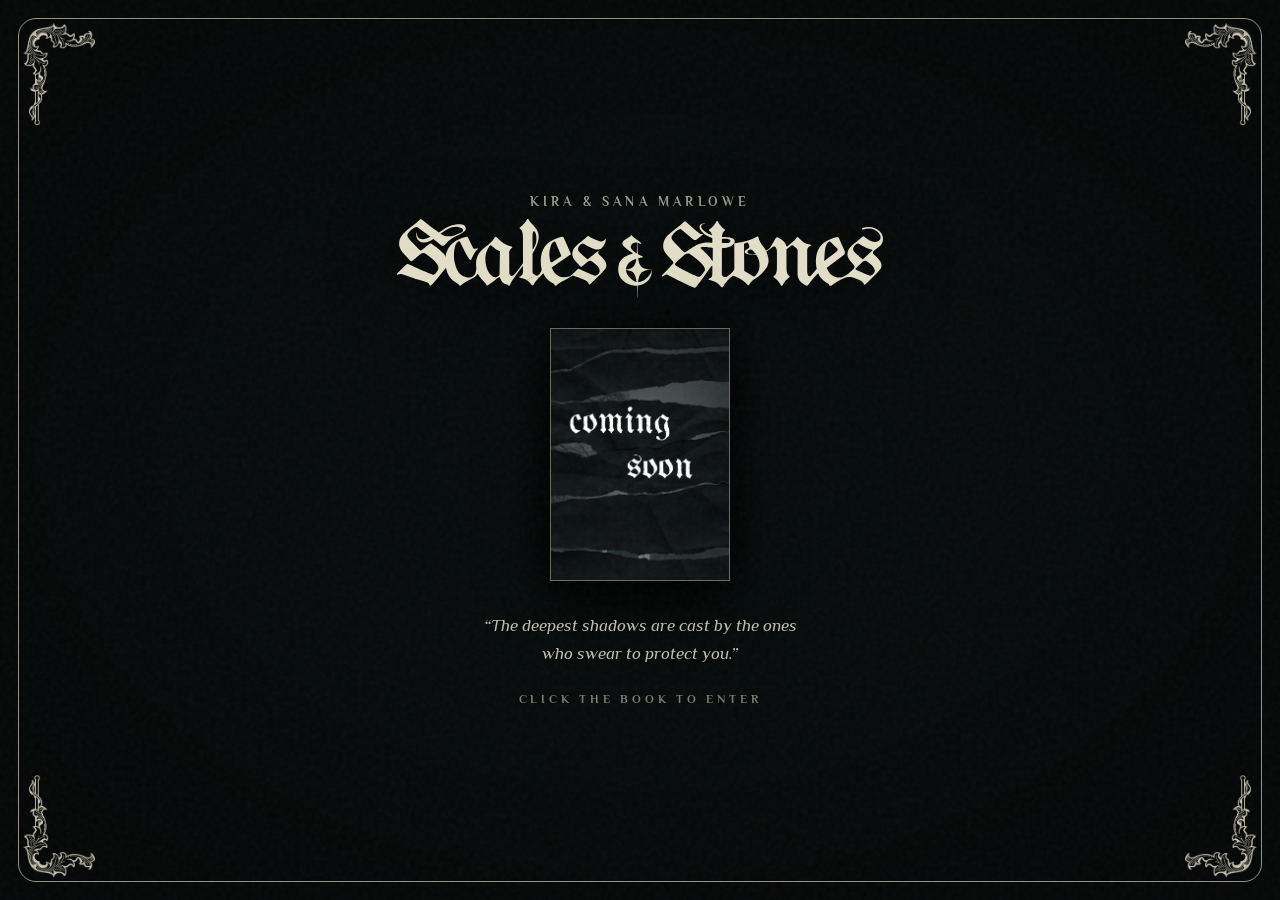
<file: index.html>
<!DOCTYPE html>
<html lang="en">
<head>
  <meta charset="UTF-8">
  <meta name="viewport" content="width=device-width, initial-scale=1.0">
  <title>Scales &amp; Stones — Official Book Website | Kira &amp; Sana Marlowe</title>
  <meta name="description" content="Official website for Scales & Stones (Scales and Stones), the dark fantasy romance trilogy by mother-daughter duo Kira Marlowe & Sana Marlowe. Follow small-town artist Tara de Sylvia and her wyvern Cherry into the world of Lucantis.">
  <meta name="keywords" content="Scales and Stones, Scales & Stones, Kira Marlowe, Sana Marlowe, Kira and Sana Marlowe, Tara de Sylvia, Alaric Carrel, Sylas, Wulf Hawke, Mawd de Sylvia, Ida Hawke, Cherry wyvern, Jehan, Lucantis, Encephia, Naturalis, dark fantasy romance, romantasy book">
  <link rel="canonical" href="https://scalesandstones.com/">
  <link rel="icon" type="image/svg+xml" href="favicon.svg">
  <link rel="alternate icon" type="image/png" href="favicon.png">
  <link rel="apple-touch-icon" href="favicon.png">
  <meta property="og:title" content="Scales & Stones — Official Website | Kira & Sana Marlowe">
  <meta property="og:description" content="The deepest shadows are cast by the ones who swear to protect you. Discover the dark fantasy romance trilogy Scales & Stones by Kira & Sana Marlowe.">
  <meta property="og:url" content="https://scalesandstones.com/">
  <meta property="og:type" content="website">
  <meta property="og:image" content="https://scalesandstones.com/book-cover.jpg">

  <!-- Google Structured Data (JSON-LD) for Book, Authors & Characters -->
  <script type="application/ld+json">
  {
    "@context": "https://schema.org",
    "@graph": [
      {
        "@type": "WebSite",
        "name": "Scales & Stones — Kira & Sana Marlowe",
        "alternateName": ["Scales and Stones", "Scales & Stones Trilogy"],
        "url": "https://scalesandstones.com/"
      },
      {
        "@type": "Book",
        "name": "Scales & Stones",
        "alternateName": "Scales and Stones",
        "author": [
          { "@type": "Person", "name": "Kira Marlowe", "url": "https://scalesandstones.com/about.html" },
          { "@type": "Person", "name": "Sana Marlowe", "url": "https://scalesandstones.com/about.html" }
        ],
        "genre": ["Dark Fantasy Romance", "Romantasy", "Gothic Fantasy"],
        "description": "Tara de Sylvia flees a small religious town with her tiny wyvern Cherry in search of safety and artistic freedom in the capital Encephia. Instead, she uncovers a brutal divine monarchy in Lucantis, a secret rebellion, forbidden ancestral magic, and a seductive prince's betrayal.",
        "character": [
          { "@type": "Person", "name": "Tara de Sylvia" },
          { "@type": "Person", "name": "Alaric Carrel" },
          { "@type": "Person", "name": "Sylas" },
          { "@type": "Person", "name": "Wulf Hawke" },
          { "@type": "Person", "name": "Mawd de Sylvia" },
          { "@type": "Person", "name": "Ida Hawke" },
          { "@type": "Person", "name": "Cherry" },
          { "@type": "Person", "name": "Jehan" }
        ],
        "url": "https://scalesandstones.com/book.html"
      }
    ]
  }
  </script>
  <link rel="stylesheet" href="landing.css">
</head>
<body class="landing-body">

  <!-- Slow Midnight Water Ripple Canvas -->
  <canvas id="ripple-canvas"></canvas>

  <!-- Full-Viewport Gothic Botanical Frame -->
  <div class="landing-frame" aria-hidden="true">
    <div class="landing-corner tl"></div>
    <div class="landing-corner tr"></div>
    <div class="landing-corner bl"></div>
    <div class="landing-corner br"></div>
  </div>

  <!-- Transition Overlay -->
  <div class="transition-overlay"></div>

  <!-- Center Portal -->
  <div class="landing-content">
    <div class="landing-authors">Kira &amp; Sana Marlowe</div>
    <h1 class="landing-title">
      <span class="sr-only">Scales &amp; Stones (Scales and Stones) — Official Book Website by Kira &amp; Sana Marlowe</span>
      <img src="title-logo.svg" alt="Scales &amp; Stones" class="landing-title-logo" draggable="false">
    </h1>

    <div class="book-container" id="book-portal" role="button" tabindex="0" aria-label="Enter the website">
      <img
        src="book-cover.jpg"
        alt="Scales & Stones — Book Cover"
        class="book-cover"
        draggable="false"
      >
    </div>

    <p class="landing-tagline">
      &ldquo;The deepest shadows are cast by the ones<br>who swear to protect you.&rdquo;
    </p>

    <div class="landing-enter">Click the book to enter</div>
  </div>

  <!-- Search Engine Crawlable Summary & Site Navigation (Visually hidden for screen readers & Google) -->
  <nav aria-label="Site Index" style="position:absolute;width:1px;height:1px;padding:0;margin:-1px;overflow:hidden;clip:rect(0,0,0,0);border:0;">
    <h2>Scales &amp; Stones (Scales and Stones) by Kira Marlowe and Sana Marlowe</h2>
    <p>Official website of authors Kira Marlowe and Sana Marlowe. Follow protagonist Tara de Sylvia, her wyvern Cherry, Alaric Carrel, Sylas, Wulf Hawke, Mawd de Sylvia, Ida Hawke, and Jehan in the dark fantasy romance world of Lucantis and Encephia.</p>
    <a href="home.html">Home — Scales &amp; Stones</a>
    <a href="book.html">Scales &amp; Stones Trilogy, Synopsis &amp; Characters</a>
    <a href="bonus.html">Bonus Content, Free First Chapter &amp; Shop</a>
    <a href="quiz.html">The Trial of Naturalis — Past-Life Creature Quiz</a>
    <a href="about.html">About Authors Kira Marlowe &amp; Sana Marlowe</a>
    <a href="blog.html">Author Blog &amp; Journal</a>
  </nav>

  <script src="ripple.js"></script>
  <script src="main.js"></script>
  <script>
    document.addEventListener('DOMContentLoaded', () => {
      const book = document.getElementById('book-portal');
      const body = document.body;

      function enterSite() {
        if (body.classList.contains('transitioning')) return;
        body.classList.add('transitioning');

        if (window.waterRipple) {
          const rect = book.getBoundingClientRect();
          window.waterRipple.splash(rect.left + rect.width / 2, rect.top + rect.height / 2);
        }

        setTimeout(() => {
          window.location.href = 'home.html';
        }, 1050);
      }

      book.addEventListener('click', enterSite);
      book.addEventListener('keydown', (e) => {
        if (e.key === 'Enter' || e.key === ' ') {
          e.preventDefault();
          enterSite();
        }
      });
    });
  </script>

</body>
</html>
</file>
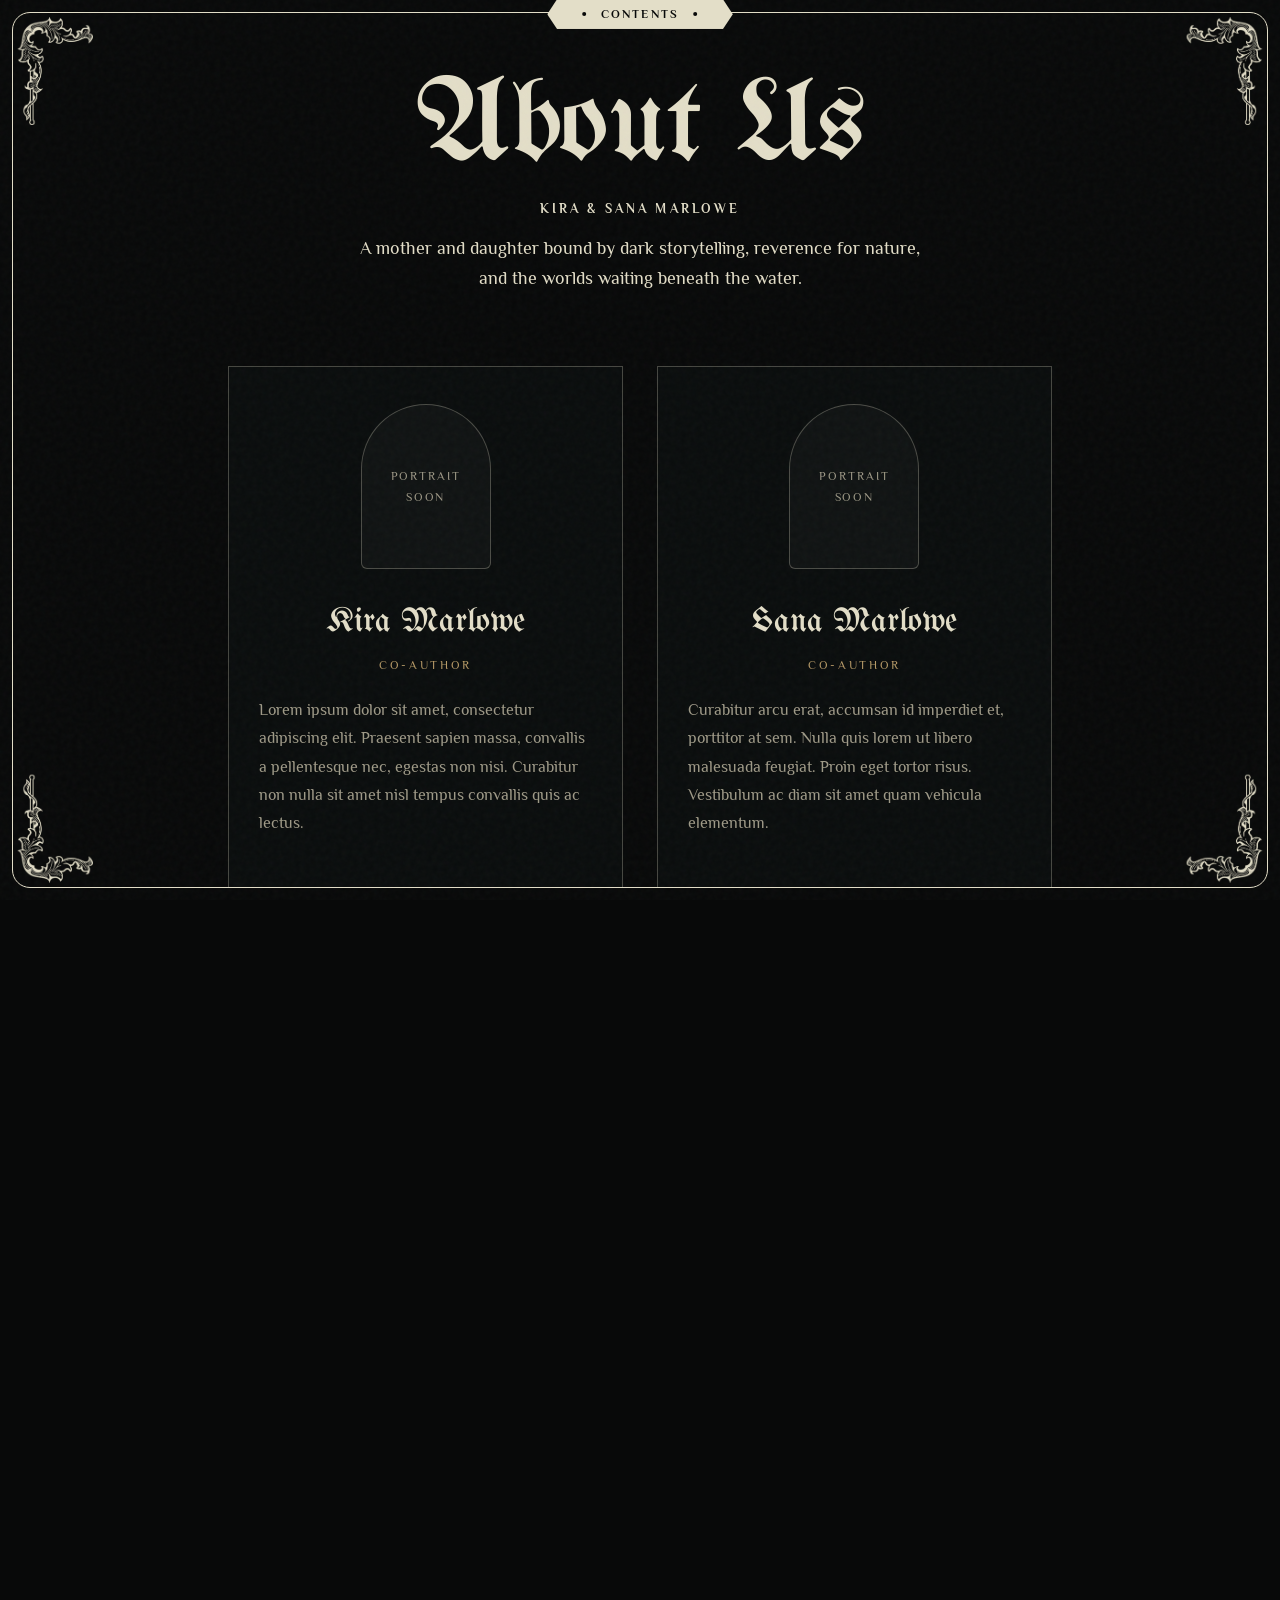
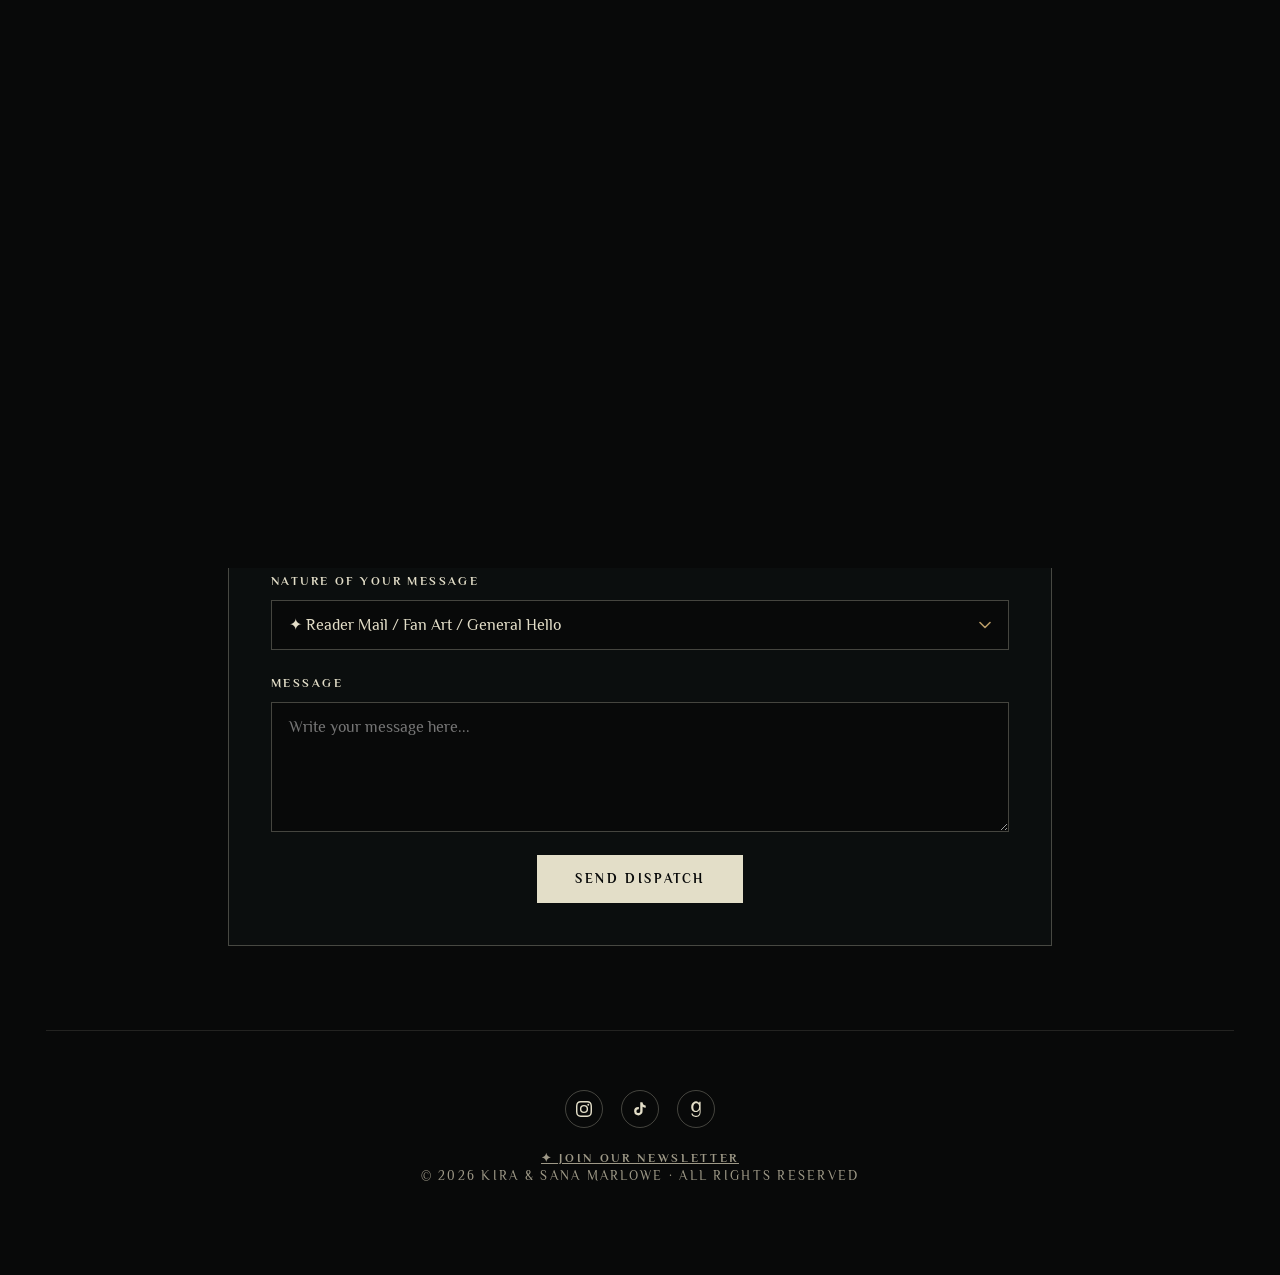
<file: about.html>
<!DOCTYPE html>
<html lang="en">
<head>
  <meta charset="UTF-8">
  <meta name="viewport" content="width=device-width, initial-scale=1.0">
  <title>About Kira Marlowe &amp; Sana Marlowe — Authors of Scales &amp; Stones</title>
  <meta name="description" content="Meet Kira Marlowe and Sana Marlowe, the mother-daughter writing duo behind the dark fantasy romance trilogy Scales & Stones. Read their bios and contact them.">
  <link rel="canonical" href="https://scalesandstones.com/about.html">
  <link rel="icon" type="image/svg+xml" href="favicon.svg">
  <link rel="alternate icon" type="image/png" href="favicon.png">
  <link rel="apple-touch-icon" href="favicon.png">
  <link rel="stylesheet" href="style.css">
</head>
<body>

  <div class="viewport-frame" aria-hidden="true"></div>

  <main class="page-shell">

    <header class="hero-header">
      <h1 class="giant-blackletter">About Us</h1>
      <p class="hero-kicker">Kira &amp; Sana Marlowe</p>
      <p class="hero-prologue-text">
        A mother and daughter bound by dark storytelling, reverence for nature, and the worlds waiting beneath the water.
      </p>
    </header>

    <div class="editorial-column">
      <div class="authors-grid">
        <div class="author-panel">
          <div class="author-portrait">Portrait<br>Soon</div>
          <h3>Kira Marlowe</h3>
          <div class="role">Co-Author</div>
          <p>
            Lorem ipsum dolor sit amet, consectetur adipiscing elit. Praesent sapien massa, convallis a pellentesque nec, egestas non nisi. Curabitur non nulla sit amet nisl tempus convallis quis ac lectus.
          </p>
        </div>

        <div class="author-panel">
          <div class="author-portrait">Portrait<br>Soon</div>
          <h3>Sana Marlowe</h3>
          <div class="role">Co-Author</div>
          <p>
            Curabitur arcu erat, accumsan id imperdiet et, porttitor at sem. Nulla quis lorem ut libero malesuada feugiat. Proin eget tortor risus. Vestibulum ac diam sit amet quam vehicula elementum.
          </p>
        </div>
      </div>

      <div class="section-ornament" aria-hidden="true">✦ ✦ ✦</div>

      <h2 class="section-title">Our Story</h2>
      <p class="section-kicker">Two Voices, One Vision</p>

      <p>
        Sed porttitor lectus nibh. Nulla quis lorem ut libero malesuada feugiat. Vestibulum ante ipsum primis in faucibus orci luctus et ultrices posuere cubilia curae; Donec velit neque, auctor sit amet aliquam vel, ullamcorper sit amet ligula.
      </p>
      <p>
        Curabitur non nulla sit amet nisl tempus convallis quis ac lectus. Vivamus suscipit tortor eget felis porttitor volutpat. Proin eget tortor risus. Mauris blandit aliquet elit, eget tincidunt nibh pulvinar a.
      </p>

      <!-- CONTACT SECTION (Split: Reader Mail vs. Business Inquiries) -->
      <div class="section-ornament" id="contact" aria-hidden="true">✦ ✦ ✦</div>

      <h2 class="section-title">Contact Us</h2>
      <p class="section-kicker">Reader Mail &amp; Business Inquiries</p>

      <div class="contact-split">
        <!-- Reader Mail Box -->
        <div class="contact-card">
          <div class="contact-tag">For Readers &amp; Community</div>
          <h3>Fan Mail &amp; Art</h3>
          <p>
            We love hearing from readers, seeing your fan art, and talking about <em>Scales &amp; Stones</em>! Feel free to message us on social media or send us a note below.
          </p>
          <a href="#contact-form" class="contact-email-link" data-select-inquiry="reader">Send Reader Mail &darr;</a>
        </div>

        <!-- Business Inquiries Box -->
        <div class="contact-card">
          <div class="contact-tag">Professional &amp; Media</div>
          <h3>Business Inquiries</h3>
          <p>
            For publishing, rights, events, bookstore orders, press, or ARC/collaboration requests, please use the business inquiry option below.
          </p>
          <a href="#contact-form" class="contact-email-link" data-select-inquiry="business">Business &amp; Press &darr;</a>
        </div>
      </div>

      <!-- Gothic Contact Form with Category Sorter -->
      <form class="gothic-form" id="contact-form" onsubmit="event.preventDefault(); alert('Thank you! Your message has been prepared.');">
        <div class="form-row">
          <div class="form-group">
            <label for="sender-name">Your Name</label>
            <input type="text" id="sender-name" class="form-control" placeholder="Enter your name" required>
          </div>
          <div class="form-group">
            <label for="sender-email">Your Email</label>
            <input type="email" id="sender-email" class="form-control" placeholder="Enter your email" required>
          </div>
        </div>

        <div class="form-group">
          <label for="inquiry-type">Nature of Your Message</label>
          <select id="inquiry-type" class="form-control" required>
            <option value="reader">✦ Reader Mail / Fan Art / General Hello</option>
            <option value="business">✦ Business / Rights / Publishing / Events</option>
            <option value="press">✦ Press / ARC / Reviewer Inquiry</option>
          </select>
        </div>

        <div class="form-group">
          <label for="sender-message">Message</label>
          <textarea id="sender-message" class="form-control" placeholder="Write your message here..." required></textarea>
        </div>

        <div style="text-align: center; margin-top: 0.5rem;">
          <button type="submit" class="btn-gothic">Send Dispatch</button>
        </div>
      </form>
    </div>

    <footer class="site-footer">
      <div class="social-links">
        <a href="#" class="social-link" aria-label="Instagram">
          <svg viewBox="0 0 24 24"><path d="M12 2.163c3.204 0 3.584.012 4.85.07 3.252.148 4.771 1.691 4.919 4.919.058 1.265.069 1.645.069 4.849 0 3.205-.012 3.584-.069 4.849-.149 3.225-1.664 4.771-4.919 4.919-1.266.058-1.644.07-4.85.07-3.204 0-3.584-.012-4.849-.07-3.26-.149-4.771-1.699-4.919-4.92-.058-1.265-.07-1.644-.07-4.849 0-3.204.013-3.583.07-4.849.149-3.227 1.664-4.771 4.919-4.919 1.266-.057 1.645-.069 4.849-.069zM12 0C8.741 0 8.333.014 7.053.072 2.695.272.273 2.69.073 7.052.014 8.333 0 8.741 0 12c0 3.259.014 3.668.072 4.948.2 4.358 2.618 6.78 6.98 6.98C8.333 23.986 8.741 24 12 24c3.259 0 3.668-.014 4.948-.072 4.354-.2 6.782-2.618 6.979-6.98.059-1.28.073-1.689.073-4.948 0-3.259-.014-3.667-.072-4.947-.196-4.354-2.617-6.78-6.979-6.98C15.668.014 15.259 0 12 0zm0 5.838a6.162 6.162 0 100 12.324 6.162 6.162 0 000-12.324zM12 16a4 4 0 110-8 4 4 0 010 8zm6.406-11.845a1.44 1.44 0 100 2.881 1.44 1.44 0 000-2.881z"/></svg>
        </a>
        <a href="#" class="social-link" aria-label="TikTok">
          <svg viewBox="0 0 24 24"><path d="M19.59 6.69a4.83 4.83 0 01-3.77-4.25V2h-3.45v13.67a2.89 2.89 0 01-2.88 2.5 2.89 2.89 0 01-2.89-2.89 2.89 2.89 0 012.89-2.89c.28 0 .54.04.79.1v-3.5a6.37 6.37 0 00-.79-.05A6.34 6.34 0 003.15 15.2a6.34 6.34 0 0010.86 4.48 6.3 6.3 0 001.87-4.49V8.74a8.18 8.18 0 004.71 1.49V6.79a4.84 4.84 0 01-1-.1z"/></svg>
        </a>
        <a href="#" class="social-link" aria-label="Goodreads">
          <svg viewBox="0 0 24 24"><path d="M11.43 23.995c-3.608-.208-6.274-2.077-6.448-5.078.695.007 1.375-.013 2.07-.006.224 1.342 1.065 2.43 2.683 3.026 1.583.496 3.737.46 5.082-.174 1.351-.636 2.145-1.822 2.503-3.577.212-1.039.236-2.127.184-3.197-.031-.644-.104-1.218-.272-1.772-.2.376-.4.748-.637 1.096-.96 1.398-2.394 2.205-4.193 2.299-3.673.19-6.164-1.741-7.067-4.399-.492-1.45-.607-2.975-.456-4.515.247-2.524 1.196-4.588 3.326-5.95C9.721.587 11.597.24 13.58.755c1.27.33 2.263 1.084 3.088 2.082.037.045.075.088.144.17V1.005h2.117v15.146c0 1.395-.148 2.737-.702 4.008-.8 1.836-2.24 2.97-4.14 3.435-1.18.3-2.395.37-3.655.4zM16.78 9.377c-.04-1.218-.18-2.36-.63-3.434-.588-1.408-1.63-2.228-3.18-2.383-1.975-.197-3.582.646-4.334 2.298-.534 1.175-.71 2.42-.663 3.693.04 1.072.183 2.121.63 3.104.666 1.467 1.835 2.202 3.453 2.166 1.932-.042 3.243-.992 3.943-2.79.37-.95.533-1.943.6-2.962.024-.24.04-.566.18-.692z"/></svg>
        </a>
      </div>
      <p class="footer-copy">&copy; 2026 Kira &amp; Sana Marlowe &middot; All Rights Reserved</p>
    </footer>

  </main>

  <script src="main.js"></script>
  <script>
    document.addEventListener('DOMContentLoaded', () => {
      const inquirySelect = document.getElementById('inquiry-type');
      const formEl = document.getElementById('contact-form');

      document.querySelectorAll('[data-select-inquiry]').forEach(link => {
        link.addEventListener('click', (e) => {
          e.preventDefault();
          const type = link.getAttribute('data-select-inquiry');
          if (inquirySelect) {
            inquirySelect.value = type;
            inquirySelect.classList.add('flash-highlight');
            setTimeout(() => inquirySelect.classList.remove('flash-highlight'), 1400);
          }
          if (formEl) {
            formEl.scrollIntoView({ behavior: 'smooth', block: 'center' });
          }
        });
      });
    });
  </script>
</body>
</html>
</file>
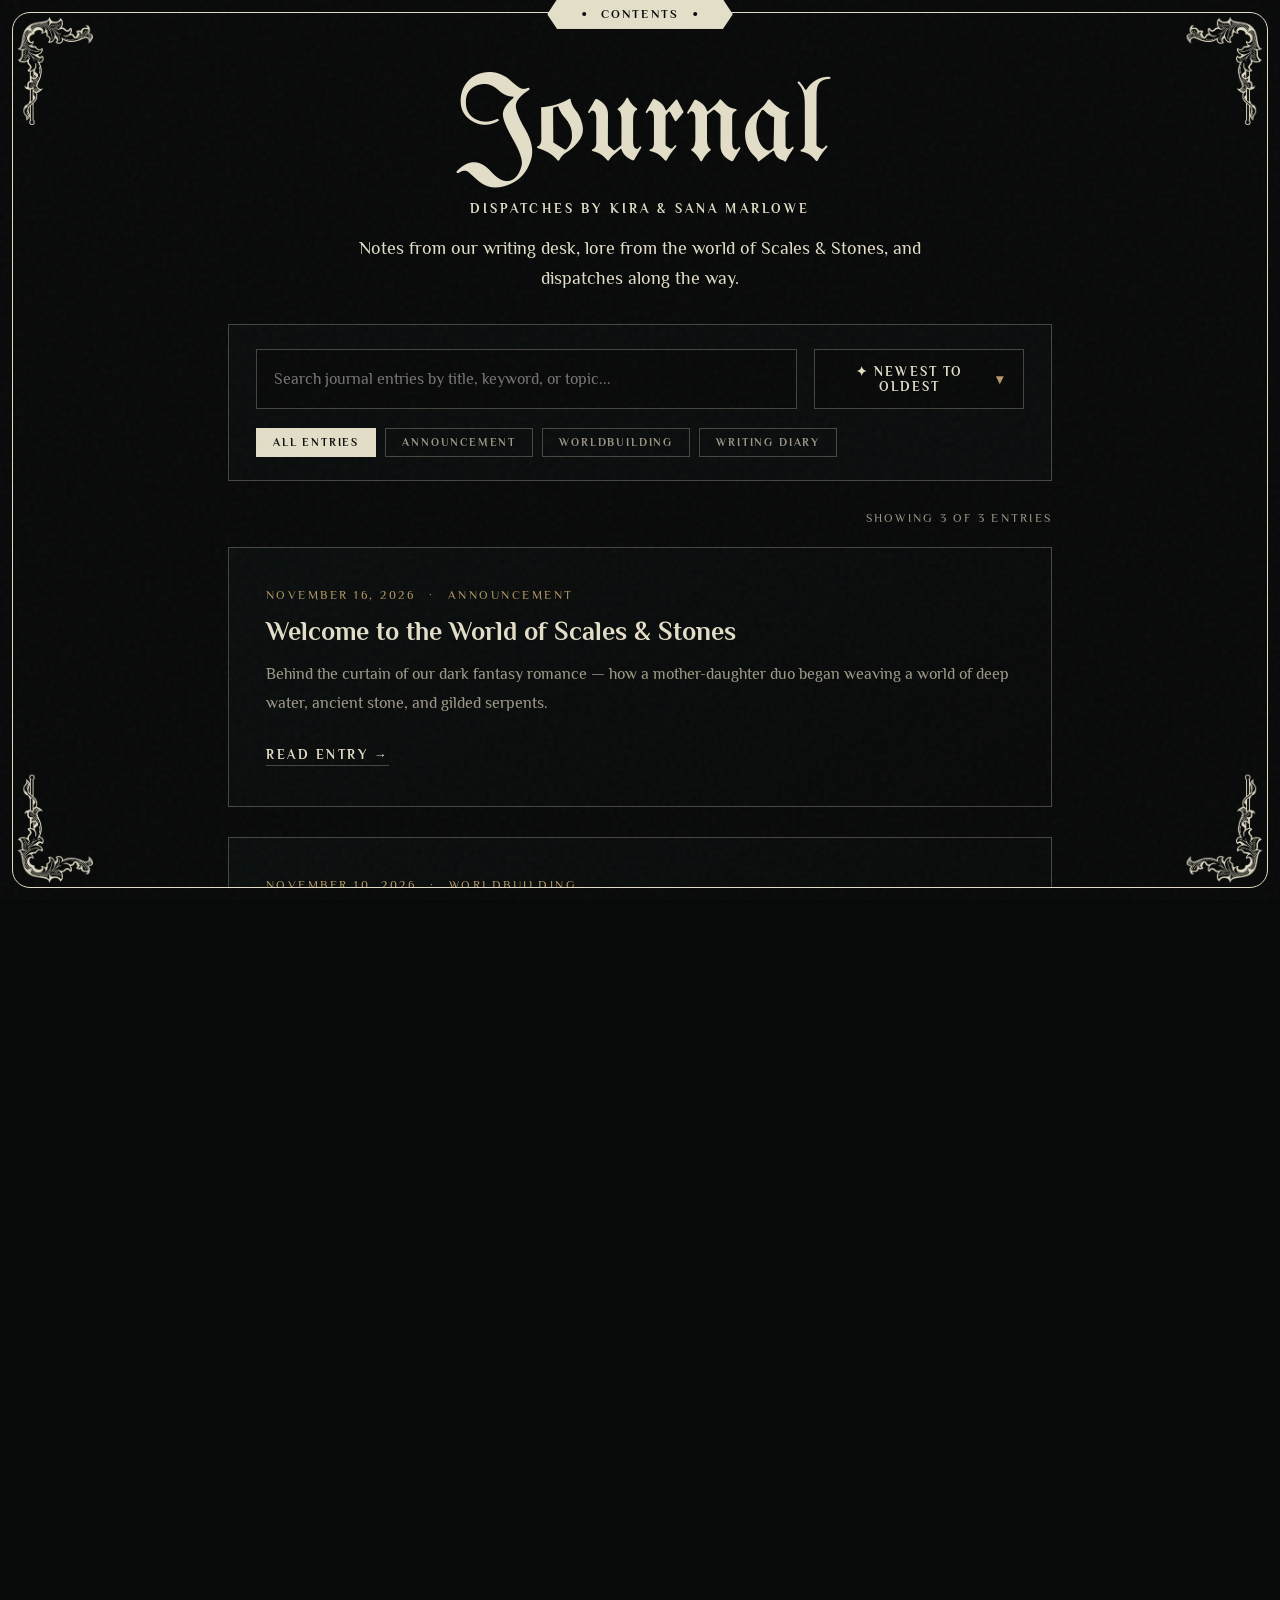
<file: blog.html>
<!DOCTYPE html>
<html lang="en">
<head>
  <meta charset="UTF-8">
  <meta name="viewport" content="width=device-width, initial-scale=1.0">
  <title>Blog &amp; Author Journal — Kira &amp; Sana Marlowe | Scales &amp; Stones</title>
  <meta name="description" content="Read blog entries, writing updates, and worldbuilding lore from Kira Marlowe and Sana Marlowe, authors of the dark fantasy romance trilogy Scales & Stones.">
  <link rel="canonical" href="https://scalesandstones.com/blog.html">
  <link rel="icon" type="image/svg+xml" href="favicon.svg">
  <link rel="alternate icon" type="image/png" href="favicon.png">
  <link rel="apple-touch-icon" href="favicon.png">
  <link rel="stylesheet" href="style.css">
</head>
<body>

  <div class="viewport-frame" aria-hidden="true"></div>

  <main class="page-shell">

    <header class="hero-header">
      <h1 class="giant-blackletter">Journal</h1>
      <p class="hero-kicker">Dispatches by Kira &amp; Sana Marlowe</p>
      <p class="hero-prologue-text">
        Notes from our writing desk, lore from the world of Scales &amp; Stones, and dispatches along the way.
      </p>
    </header>

    <div class="editorial-column">
      <!-- Blog Search, Category Filter & Sort Toolbar (Hidden when reading a single post) -->
      <div class="blog-controls-bar" id="blog-controls-bar">
        <div class="blog-search-sort-row">
          <input
            type="search"
            id="blog-search-input"
            class="form-control"
            placeholder="Search journal entries by title, keyword, or topic..."
            aria-label="Search journal entries"
          >
          <!-- Custom Styled Gothic Sort Dropdown -->
          <div class="gothic-dropdown" id="blog-sort-dropdown">
            <button type="button" class="gothic-dropdown-trigger" id="blog-sort-trigger" aria-haspopup="listbox" aria-expanded="false">
              <span id="blog-sort-label">✦ Newest to Oldest</span>
              <span class="dd-arrow" aria-hidden="true">▾</span>
            </button>
            <div class="gothic-dropdown-menu" role="listbox">
              <button type="button" class="gothic-dropdown-option active" data-sort="newest" role="option">✦ Newest to Oldest</button>
              <button type="button" class="gothic-dropdown-option" data-sort="oldest" role="option">✦ Oldest to Newest</button>
            </div>
          </div>
        </div>
        <div class="blog-category-pills" id="blog-category-pills" role="tablist" aria-label="Filter by category"></div>
      </div>

      <div class="blog-status-count" id="blog-status-count"></div>

      <!-- Blog Feed / Article Reader Container -->
      <div id="blog-container"></div>
    </div>

    <footer class="site-footer">
      <div class="social-links">
        <a href="#" class="social-link" aria-label="Instagram">
          <svg viewBox="0 0 24 24"><path d="M12 2.163c3.204 0 3.584.012 4.85.07 3.252.148 4.771 1.691 4.919 4.919.058 1.265.069 1.645.069 4.849 0 3.205-.012 3.584-.069 4.849-.149 3.225-1.664 4.771-4.919 4.919-1.266.058-1.644.07-4.85.07-3.204 0-3.584-.012-4.849-.07-3.26-.149-4.771-1.699-4.919-4.92-.058-1.265-.07-1.644-.07-4.849 0-3.204.013-3.583.07-4.849.149-3.227 1.664-4.771 4.919-4.919 1.266-.057 1.645-.069 4.849-.069zM12 0C8.741 0 8.333.014 7.053.072 2.695.272.273 2.69.073 7.052.014 8.333 0 8.741 0 12c0 3.259.014 3.668.072 4.948.2 4.358 2.618 6.78 6.98 6.98C8.333 23.986 8.741 24 12 24c3.259 0 3.668-.014 4.948-.072 4.354-.2 6.782-2.618 6.979-6.98.059-1.28.073-1.689.073-4.948 0-3.259-.014-3.667-.072-4.947-.196-4.354-2.617-6.78-6.979-6.98C15.668.014 15.259 0 12 0zm0 5.838a6.162 6.162 0 100 12.324 6.162 6.162 0 000-12.324zM12 16a4 4 0 110-8 4 4 0 010 8zm6.406-11.845a1.44 1.44 0 100 2.881 1.44 1.44 0 000-2.881z"/></svg>
        </a>
        <a href="#" class="social-link" aria-label="TikTok">
          <svg viewBox="0 0 24 24"><path d="M19.59 6.69a4.83 4.83 0 01-3.77-4.25V2h-3.45v13.67a2.89 2.89 0 01-2.88 2.5 2.89 2.89 0 01-2.89-2.89 2.89 2.89 0 012.89-2.89c.28 0 .54.04.79.1v-3.5a6.37 6.37 0 00-.79-.05A6.34 6.34 0 003.15 15.2a6.34 6.34 0 0010.86 4.48 6.3 6.3 0 001.87-4.49V8.74a8.18 8.18 0 004.71 1.49V6.79a4.84 4.84 0 01-1-.1z"/></svg>
        </a>
        <a href="#" class="social-link" aria-label="Goodreads">
          <svg viewBox="0 0 24 24"><path d="M11.43 23.995c-3.608-.208-6.274-2.077-6.448-5.078.695.007 1.375-.013 2.07-.006.224 1.342 1.065 2.43 2.683 3.026 1.583.496 3.737.46 5.082-.174 1.351-.636 2.145-1.822 2.503-3.577.212-1.039.236-2.127.184-3.197-.031-.644-.104-1.218-.272-1.772-.2.376-.4.748-.637 1.096-.96 1.398-2.394 2.205-4.193 2.299-3.673.19-6.164-1.741-7.067-4.399-.492-1.45-.607-2.975-.456-4.515.247-2.524 1.196-4.588 3.326-5.95C9.721.587 11.597.24 13.58.755c1.27.33 2.263 1.084 3.088 2.082.037.045.075.088.144.17V1.005h2.117v15.146c0 1.395-.148 2.737-.702 4.008-.8 1.836-2.24 2.97-4.14 3.435-1.18.3-2.395.37-3.655.4zM16.78 9.377c-.04-1.218-.18-2.36-.63-3.434-.588-1.408-1.63-2.228-3.18-2.383-1.975-.197-3.582.646-4.334 2.298-.534 1.175-.71 2.42-.663 3.693.04 1.072.183 2.121.63 3.104.666 1.467 1.835 2.202 3.453 2.166 1.932-.042 3.243-.992 3.943-2.79.37-.95.533-1.943.6-2.962.024-.24.04-.566.18-.692z"/></svg>
        </a>
      </div>
      <p class="footer-copy">&copy; 2026 Kira &amp; Sana Marlowe &middot; All Rights Reserved</p>
    </footer>

  </main>

  <script src="posts.js"></script>
  <script src="main.js"></script>
  <script>
    document.addEventListener('DOMContentLoaded', () => {
      const container = document.getElementById('blog-container');
      const controlsBar = document.getElementById('blog-controls-bar');
      const statusCount = document.getElementById('blog-status-count');
      const searchInput = document.getElementById('blog-search-input');
      const sortDropdown = document.getElementById('blog-sort-dropdown');
      const sortTrigger = document.getElementById('blog-sort-trigger');
      const sortLabel = document.getElementById('blog-sort-label');
      const categoryPills = document.getElementById('blog-category-pills');

      const rawPosts = window.BLOG_POSTS || [];
      // Only show published posts (or queued posts whose scheduled auto-publish date has arrived) on the public blog
      function isPostPubliclyVisible(post) {
        if (!post || typeof post !== 'object') return false;
        const st = (post.status || 'published').toLowerCase();
        if (st === 'draft') return false;
        if (st === 'queued') {
          if (post.autoPublishOnDate && post.date) {
            const scheduledTime = Date.parse(post.date);
            if (!Number.isNaN(scheduledTime) && scheduledTime <= Date.now()) {
              return true;
            }
          }
          return false;
        }
        return true;
      }
      const posts = rawPosts.filter(isPostPubliclyVisible);
      const PAGE_SIZE = 10;

      let activeCategory = 'All';
      let searchQuery = '';
      let sortOrder = 'newest';
      let visibleLimit = PAGE_SIZE;

      // Build dynamic category pills from posts
      const categories = ['All', ...new Set(posts.map(p => p.category).filter(Boolean))];
      function renderCategoryPills() {
        categoryPills.innerHTML = categories.map(cat => `
          <button type="button" class="blog-cat-btn ${cat === activeCategory ? 'active' : ''}" data-cat="${cat}">
            ${cat === 'All' ? 'All Entries' : cat}
          </button>
        `).join('');

        categoryPills.querySelectorAll('.blog-cat-btn').forEach(btn => {
          btn.addEventListener('click', () => {
            activeCategory = btn.getAttribute('data-cat');
            visibleLimit = PAGE_SIZE;
            renderCategoryPills();
            renderFeed();
          });
        });
      }

      function getFilteredPosts() {
        const q = searchQuery.trim().toLowerCase();
        const filtered = posts.filter((post) => {
          const matchesCat = activeCategory === 'All' || post.category === activeCategory;
          if (!matchesCat) return false;
          if (!q) return true;
          const haystack = [
            post.title,
            post.category,
            post.date,
            post.excerpt,
            post.html ? post.html.replace(/<[^>]+>/g, ' ') : '',
            ...(post.content || [])
          ].join(' ').toLowerCase();
          return haystack.includes(q);
        });

        // Sort by date (or original array index fallback)
        filtered.sort((a, b) => {
          const timeA = Date.parse(a.date) || 0;
          const timeB = Date.parse(b.date) || 0;
          return sortOrder === 'newest' ? timeB - timeA : timeA - timeB;
        });

        return filtered;
      }

      function renderFeed() {
        if (controlsBar) controlsBar.style.display = 'block';
        if (statusCount) statusCount.style.display = 'block';

        const filtered = getFilteredPosts();
        const slice = filtered.slice(0, visibleLimit);

        if (statusCount) {
          statusCount.textContent = `Showing ${slice.length} of ${filtered.length} ${filtered.length === 1 ? 'Entry' : 'Entries'}`;
        }

        if (filtered.length === 0) {
          container.innerHTML = `
            <div style="text-align: center; padding: 3rem 1rem; border: 1px solid var(--parchment-faint);">
              <p style="color: var(--parchment-muted); margin-bottom: 1rem;">No journal entries match your search or filter.</p>
              <button type="button" class="btn-gothic outline" id="reset-blog-filters">Show All Entries</button>
            </div>
          `;
          document.getElementById('reset-blog-filters').addEventListener('click', () => {
            activeCategory = 'All';
            searchQuery = '';
            if (searchInput) searchInput.value = '';
            visibleLimit = PAGE_SIZE;
            renderCategoryPills();
            renderFeed();
          });
          return;
        }

        const cards = slice.map(post => `
          <article class="blog-card" data-post-id="${post.id}">
            <div class="blog-meta">
              <span>${post.date}</span>
              <span>&middot;</span>
              <span>${post.category}</span>
            </div>
            <h2 style="font-family: var(--font-body); font-weight: 700; font-size: 1.55rem;">${post.title}</h2>
            <p>${post.excerpt}</p>
            <span class="blog-read-link">Read Entry &rarr;</span>
          </article>
        `).join('');

        const loadMoreHTML = filtered.length > visibleLimit ? `
          <div style="text-align: center; margin-top: 2rem;">
            <button type="button" class="btn-gothic outline" id="load-more-posts">
              Load More Entries (${filtered.length - visibleLimit} remaining)
            </button>
          </div>
        ` : '';

        container.innerHTML = `<div class="blog-grid">${cards}</div>${loadMoreHTML}`;

        container.querySelectorAll('.blog-card').forEach(card => {
          card.addEventListener('click', () => {
            const id = card.getAttribute('data-post-id');
            window.location.hash = id;
          });
        });

        const loadMoreBtn = document.getElementById('load-more-posts');
        if (loadMoreBtn) {
          loadMoreBtn.addEventListener('click', () => {
            visibleLimit += PAGE_SIZE;
            renderFeed();
          });
        }
      }

      function renderPost(post) {
        if (controlsBar) controlsBar.style.display = 'none';
        if (statusCount) statusCount.style.display = 'none';

        const bodyHtml = post.html
          ? post.html
          : (post.content || []).map(p => `<p>${p}</p>`).join('');

        container.innerHTML = `
          <article class="blog-article-view">
            <div style="margin-bottom: 1.8rem;">
              <button type="button" class="btn-gothic outline" id="back-to-blog" style="padding: 0.55rem 1.4rem; font-size: 0.7rem;">
                &larr; All Journal Entries
              </button>
            </div>
            <div class="blog-meta">
              <span>${post.date}</span>
              <span>&middot;</span>
              <span>${post.category}</span>
              <span>&middot;</span>
              <span>${post.author}</span>
            </div>
            <h2 class="blog-post-main-title">${post.title}</h2>
            <div class="blog-rich-content">${bodyHtml}</div>
            <aside class="blog-post-signoff-box">
              <div class="blog-signoff-logo" aria-hidden="true">
                <img src="emblem.svg" alt="Scales & Stones Emblem" class="blog-signoff-emblem-img">
              </div>
              <div class="blog-signoff-info">
                <div class="blog-signoff-kicker">✦ Written By ✦</div>
                <div class="blog-signoff-names">Kira &amp; Sana Marlowe</div>
                <p class="blog-signoff-desc">Explore the world of Lucantis, dive into the <em>Scales &amp; Stones</em> trilogy, or join our newsletter for updates and secret drops.</p>
                <div class="blog-signoff-actions">
                  <a href="home.html" class="btn-gothic outline">Main Page</a>
                  <a href="book.html" class="btn-gothic outline">Scales &amp; Stones Trilogy</a>
                  <button type="button" class="btn-gothic" data-open-newsletter>✦ Join Our Newsletter</button>
                </div>
              </div>
            </aside>
          </article>
        `;

        container.querySelectorAll('.blog-rich-content a[href^="#source-"]').forEach(fnLink => {
          fnLink.addEventListener('click', (e) => {
            e.preventDefault();
            const targetId = fnLink.getAttribute('href').slice(1);
            const targetEl = document.getElementById(targetId);
            if (targetEl) targetEl.scrollIntoView({ behavior: 'smooth', block: 'center' });
          });
        });

        document.getElementById('back-to-blog').addEventListener('click', () => {
          history.pushState('', document.title, window.location.pathname + window.location.search);
          renderFeed();
          window.scrollTo({ top: 0, behavior: 'smooth' });
        });
      }

      if (searchInput) {
        searchInput.addEventListener('input', (e) => {
          searchQuery = e.target.value;
          visibleLimit = PAGE_SIZE;
          renderFeed();
        });
      }

      if (sortDropdown && sortTrigger) {
        sortTrigger.addEventListener('click', (e) => {
          e.stopPropagation();
          const isOpen = sortDropdown.classList.toggle('open');
          sortTrigger.setAttribute('aria-expanded', String(isOpen));
        });

        sortDropdown.querySelectorAll('.gothic-dropdown-option').forEach(opt => {
          opt.addEventListener('click', () => {
            sortOrder = opt.getAttribute('data-sort');
            if (sortLabel) sortLabel.textContent = opt.textContent;
            sortDropdown.querySelectorAll('.gothic-dropdown-option').forEach(o => o.classList.remove('active'));
            opt.classList.add('active');
            sortDropdown.classList.remove('open');
            sortTrigger.setAttribute('aria-expanded', 'false');
            renderFeed();
          });
        });

        document.addEventListener('click', (e) => {
          if (!sortDropdown.contains(e.target)) {
            sortDropdown.classList.remove('open');
            sortTrigger.setAttribute('aria-expanded', 'false');
          }
        });
      }

      function handleRoute() {
        const hashId = window.location.hash.replace('#', '');
        const found = posts.find(p => p.id === hashId);
        if (found) {
          renderPost(found);
          window.scrollTo({ top: 0, behavior: 'smooth' });
        } else {
          renderFeed();
        }
      }

      renderCategoryPills();
      window.addEventListener('hashchange', handleRoute);
      handleRoute();
    });
  </script>
</body>
</html>
</file>
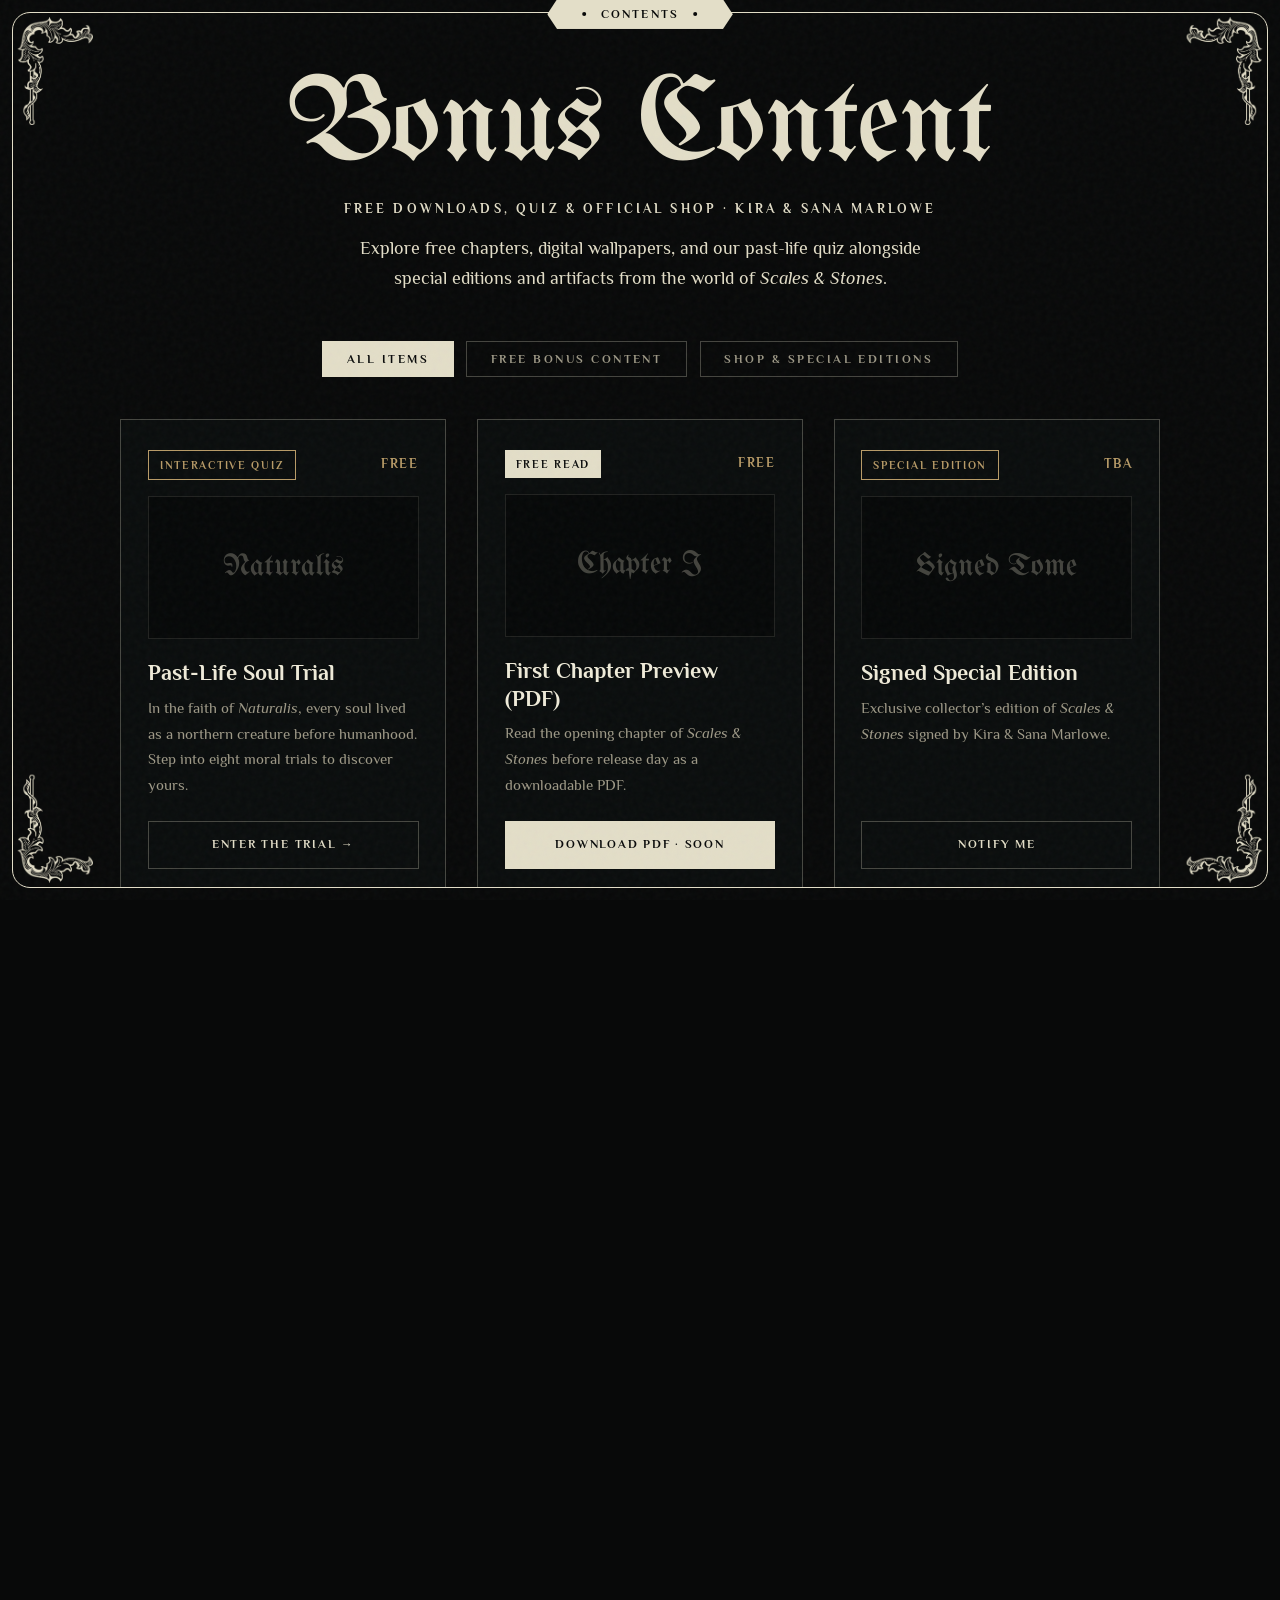
<file: bonus.html>
<!DOCTYPE html>
<html lang="en">
<head>
  <meta charset="UTF-8">
  <meta name="viewport" content="width=device-width, initial-scale=1.0">
  <title>Bonus Content, Free First Chapter &amp; Shop — Scales &amp; Stones</title>
  <meta name="description" content="Download the free First Chapter of Scales & Stones, digital wallpapers, Yara's Scriptures, take the Naturalis quiz, and shop signed special editions by Kira & Sana Marlowe.">
  <link rel="canonical" href="https://scalesandstones.com/bonus.html">
  <link rel="icon" type="image/svg+xml" href="favicon.svg">
  <link rel="alternate icon" type="image/png" href="favicon.png">
  <link rel="apple-touch-icon" href="favicon.png">
  <link rel="stylesheet" href="style.css">
</head>
<body>

  <div class="viewport-frame" aria-hidden="true"></div>

  <main class="page-shell">

    <header class="hero-header">
      <h1 class="giant-blackletter">Bonus Content</h1>
      <p class="hero-kicker">Free Downloads, Quiz &amp; Official Shop &middot; Kira &amp; Sana Marlowe</p>
      <p class="hero-prologue-text">
        Explore free chapters, digital wallpapers, and our past-life quiz alongside special editions and artifacts from the world of <em>Scales &amp; Stones</em>.
      </p>
    </header>

    <div class="editorial-column" style="max-width: 1040px;">

      <!-- Filter Tabs: All / Free Bonus Content / Shop & Merch -->
      <div class="filter-pills" role="tablist" aria-label="Filter Bonus Content and Shop">
        <button type="button" class="filter-pill-btn active" data-filter="all">All Items</button>
        <button type="button" class="filter-pill-btn" data-filter="free">Free Bonus Content</button>
        <button type="button" class="filter-pill-btn" data-filter="shop">Shop &amp; Special Editions</button>
      </div>

      <!-- Unified Grid of Freebies & Shop Items -->
      <div class="vault-grid" id="vault-grid">

        <!-- FREE ITEM: INTERACTIVE QUIZ -->
        <article class="vault-item" data-category="free">
          <div>
            <div class="vault-badge-row">
              <span class="vault-badge shop-badge">Interactive Quiz</span>
              <span class="vault-price">FREE</span>
            </div>
            <div class="vault-preview">Naturalis</div>
            <h3>Past-Life Soul Trial</h3>
            <p>In the faith of <em>Naturalis</em>, every soul lived as a northern creature before humanhood. Step into eight moral trials to discover yours.</p>
          </div>
          <a href="quiz.html" class="btn-gothic outline">Enter the Trial &rarr;</a>
        </article>

        <!-- FREE ITEM 1 (Highlighted "Free Read") -->
        <article class="vault-item" id="first-chapter" data-category="free">
          <div>
            <div class="vault-badge-row">
              <span class="vault-badge">Free Read</span>
              <span class="vault-price">FREE</span>
            </div>
            <div class="vault-preview">Chapter I</div>
            <h3>First Chapter Preview (PDF)</h3>
            <p>Read the opening chapter of <em>Scales &amp; Stones</em> before release day as a downloadable PDF.</p>
          </div>
          <a href="#" class="btn-gothic">Download PDF &middot; Soon</a>
        </article>

        <!-- SHOP ITEM 1 -->
        <article class="vault-item" data-category="shop">
          <div>
            <div class="vault-badge-row">
              <span class="vault-badge shop-badge">Special Edition</span>
              <span class="vault-price">TBA</span>
            </div>
            <div class="vault-preview">Signed Tome</div>
            <h3>Signed Special Edition</h3>
            <p>Exclusive collector&rsquo;s edition of <em>Scales &amp; Stones</em> signed by Kira &amp; Sana Marlowe.</p>
          </div>
          <a href="#" class="btn-gothic outline">Notify Me</a>
        </article>

        <!-- FREE ITEM 2 -->
        <article class="vault-item" data-category="free">
          <div>
            <div class="vault-badge-row">
              <span class="vault-badge shop-badge">Free Download</span>
              <span class="vault-price">FREE</span>
            </div>
            <div class="vault-preview">Wallpapers</div>
            <h3>Scales &amp; Stones Digital Wallpapers</h3>
            <p>Desktop and phone wallpapers featuring winged serpents, Art Nouveau frames, and book quotes.</p>
          </div>
          <a href="#" class="btn-gothic outline">Download Pack &middot; Soon</a>
        </article>

        <!-- SHOP ITEM 2 -->
        <article class="vault-item" data-category="shop">
          <div>
            <div class="vault-badge-row">
              <span class="vault-badge shop-badge">Fine Art Print</span>
              <span class="vault-price">TBA</span>
            </div>
            <div class="vault-preview">Art Print</div>
            <h3>Scales &amp; Stones Art Print</h3>
            <p>Museum-grade matte gothic art print inspired by the world of <em>Scales &amp; Stones</em>.</p>
          </div>
          <a href="#" class="btn-gothic outline">Coming Soon</a>
        </article>

        <!-- FREE ITEM 3 -->
        <article class="vault-item" data-category="free">
          <div>
            <div class="vault-badge-row">
              <span class="vault-badge shop-badge">Bonus Lore</span>
              <span class="vault-price">FREE</span>
            </div>
            <div class="vault-preview">Scriptures</div>
            <h3>Yara&rsquo;s Scriptures</h3>
            <p>Uncover sacred writings and ancient lore from the world of Lucantis, completely free for readers.</p>
          </div>
          <a href="#" class="btn-gothic outline">Read Online &middot; Soon</a>
        </article>

      </div>

    </div>

    <footer class="site-footer">
      <div class="social-links">
        <a href="#" class="social-link" aria-label="Instagram">
          <svg viewBox="0 0 24 24"><path d="M12 2.163c3.204 0 3.584.012 4.85.07 3.252.148 4.771 1.691 4.919 4.919.058 1.265.069 1.645.069 4.849 0 3.205-.012 3.584-.069 4.849-.149 3.225-1.664 4.771-4.919 4.919-1.266.058-1.644.07-4.85.07-3.204 0-3.584-.012-4.849-.07-3.26-.149-4.771-1.699-4.919-4.92-.058-1.265-.07-1.644-.07-4.849 0-3.204.013-3.583.07-4.849.149-3.227 1.664-4.771 4.919-4.919 1.266-.057 1.645-.069 4.849-.069zM12 0C8.741 0 8.333.014 7.053.072 2.695.272.273 2.69.073 7.052.014 8.333 0 8.741 0 12c0 3.259.014 3.668.072 4.948.2 4.358 2.618 6.78 6.98 6.98C8.333 23.986 8.741 24 12 24c3.259 0 3.668-.014 4.948-.072 4.354-.2 6.782-2.618 6.979-6.98.059-1.28.073-1.689.073-4.948 0-3.259-.014-3.667-.072-4.947-.196-4.354-2.617-6.78-6.979-6.98C15.668.014 15.259 0 12 0zm0 5.838a6.162 6.162 0 100 12.324 6.162 6.162 0 000-12.324zM12 16a4 4 0 110-8 4 4 0 010 8zm6.406-11.845a1.44 1.44 0 100 2.881 1.44 1.44 0 000-2.881z"/></svg>
        </a>
        <a href="#" class="social-link" aria-label="TikTok">
          <svg viewBox="0 0 24 24"><path d="M19.59 6.69a4.83 4.83 0 01-3.77-4.25V2h-3.45v13.67a2.89 2.89 0 01-2.88 2.5 2.89 2.89 0 01-2.89-2.89 2.89 2.89 0 012.89-2.89c.28 0 .54.04.79.1v-3.5a6.37 6.37 0 00-.79-.05A6.34 6.34 0 003.15 15.2a6.34 6.34 0 0010.86 4.48 6.3 6.3 0 001.87-4.49V8.74a8.18 8.18 0 004.71 1.49V6.79a4.84 4.84 0 01-1-.1z"/></svg>
        </a>
        <a href="#" class="social-link" aria-label="Goodreads">
          <svg viewBox="0 0 24 24"><path d="M11.43 23.995c-3.608-.208-6.274-2.077-6.448-5.078.695.007 1.375-.013 2.07-.006.224 1.342 1.065 2.43 2.683 3.026 1.583.496 3.737.46 5.082-.174 1.351-.636 2.145-1.822 2.503-3.577.212-1.039.236-2.127.184-3.197-.031-.644-.104-1.218-.272-1.772-.2.376-.4.748-.637 1.096-.96 1.398-2.394 2.205-4.193 2.299-3.673.19-6.164-1.741-7.067-4.399-.492-1.45-.607-2.975-.456-4.515.247-2.524 1.196-4.588 3.326-5.95C9.721.587 11.597.24 13.58.755c1.27.33 2.263 1.084 3.088 2.082.037.045.075.088.144.17V1.005h2.117v15.146c0 1.395-.148 2.737-.702 4.008-.8 1.836-2.24 2.97-4.14 3.435-1.18.3-2.395.37-3.655.4zM16.78 9.377c-.04-1.218-.18-2.36-.63-3.434-.588-1.408-1.63-2.228-3.18-2.383-1.975-.197-3.582.646-4.334 2.298-.534 1.175-.71 2.42-.663 3.693.04 1.072.183 2.121.63 3.104.666 1.467 1.835 2.202 3.453 2.166 1.932-.042 3.243-.992 3.943-2.79.37-.95.533-1.943.6-2.962.024-.24.04-.566.18-.692z"/></svg>
        </a>
      </div>
      <p class="footer-copy">&copy; 2026 Kira &amp; Sana Marlowe &middot; All Rights Reserved</p>
    </footer>

  </main>

  <script src="quiz.js"></script>
  <script src="main.js"></script>
  <script>
    document.addEventListener('DOMContentLoaded', () => {
      const filterBtns = document.querySelectorAll('.filter-pill-btn');
      const items = document.querySelectorAll('#vault-grid .vault-item');

      filterBtns.forEach(btn => {
        btn.addEventListener('click', () => {
          filterBtns.forEach(b => b.classList.remove('active'));
          btn.classList.add('active');
          const filter = btn.getAttribute('data-filter');

          items.forEach(item => {
            if (filter === 'all' || item.getAttribute('data-category') === filter) {
              item.style.display = 'flex';
            } else {
              item.style.display = 'none';
            }
          });
        });
      });

      // Highlight #first-chapter if visitor arrived via the "Free First Chapter" button
      function checkSpotlight() {
        if (window.location.hash === '#first-chapter') {
          const card = document.getElementById('first-chapter');
          if (card) {
            setTimeout(() => {
              card.scrollIntoView({ behavior: 'smooth', block: 'center' });
              card.classList.add('spotlight-glow');
            }, 250);
          }
        }
      }

      window.addEventListener('hashchange', checkSpotlight);
      checkSpotlight();
    });
  </script>
</body>
</html>
</file>
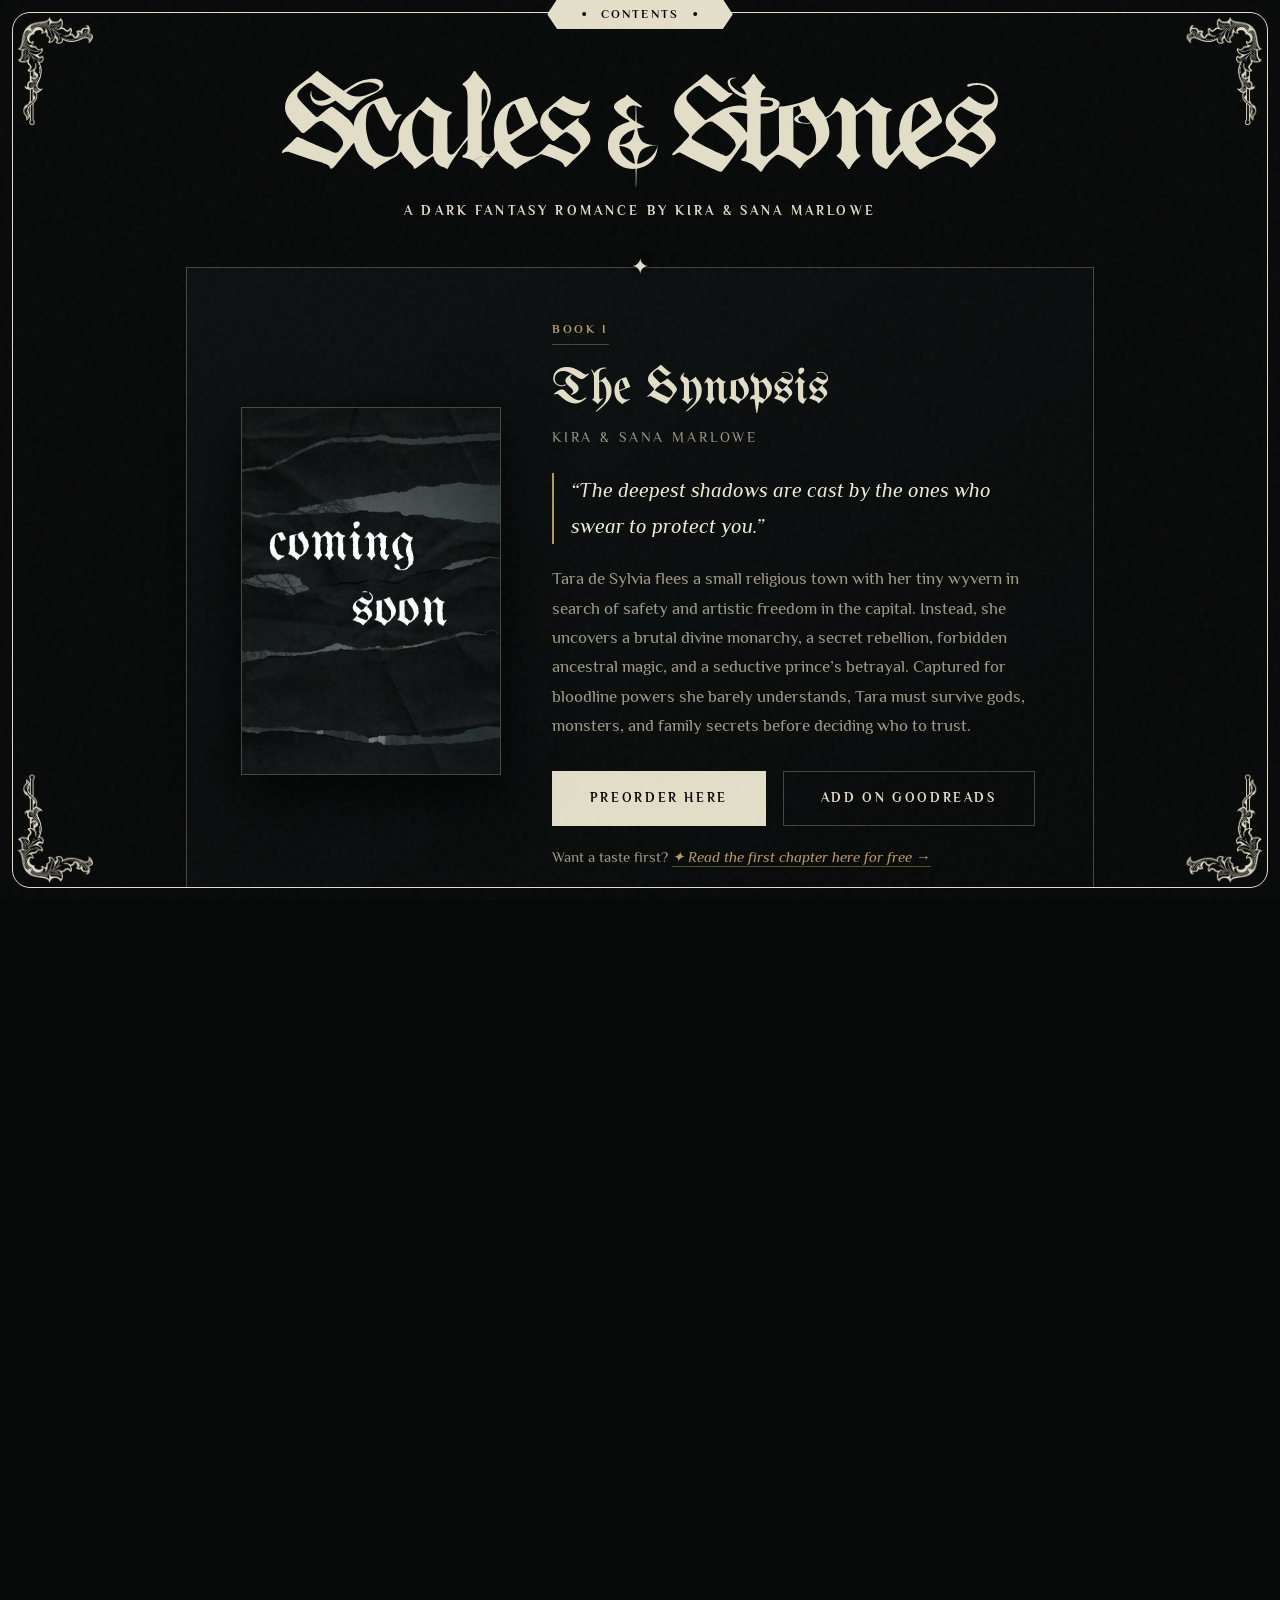
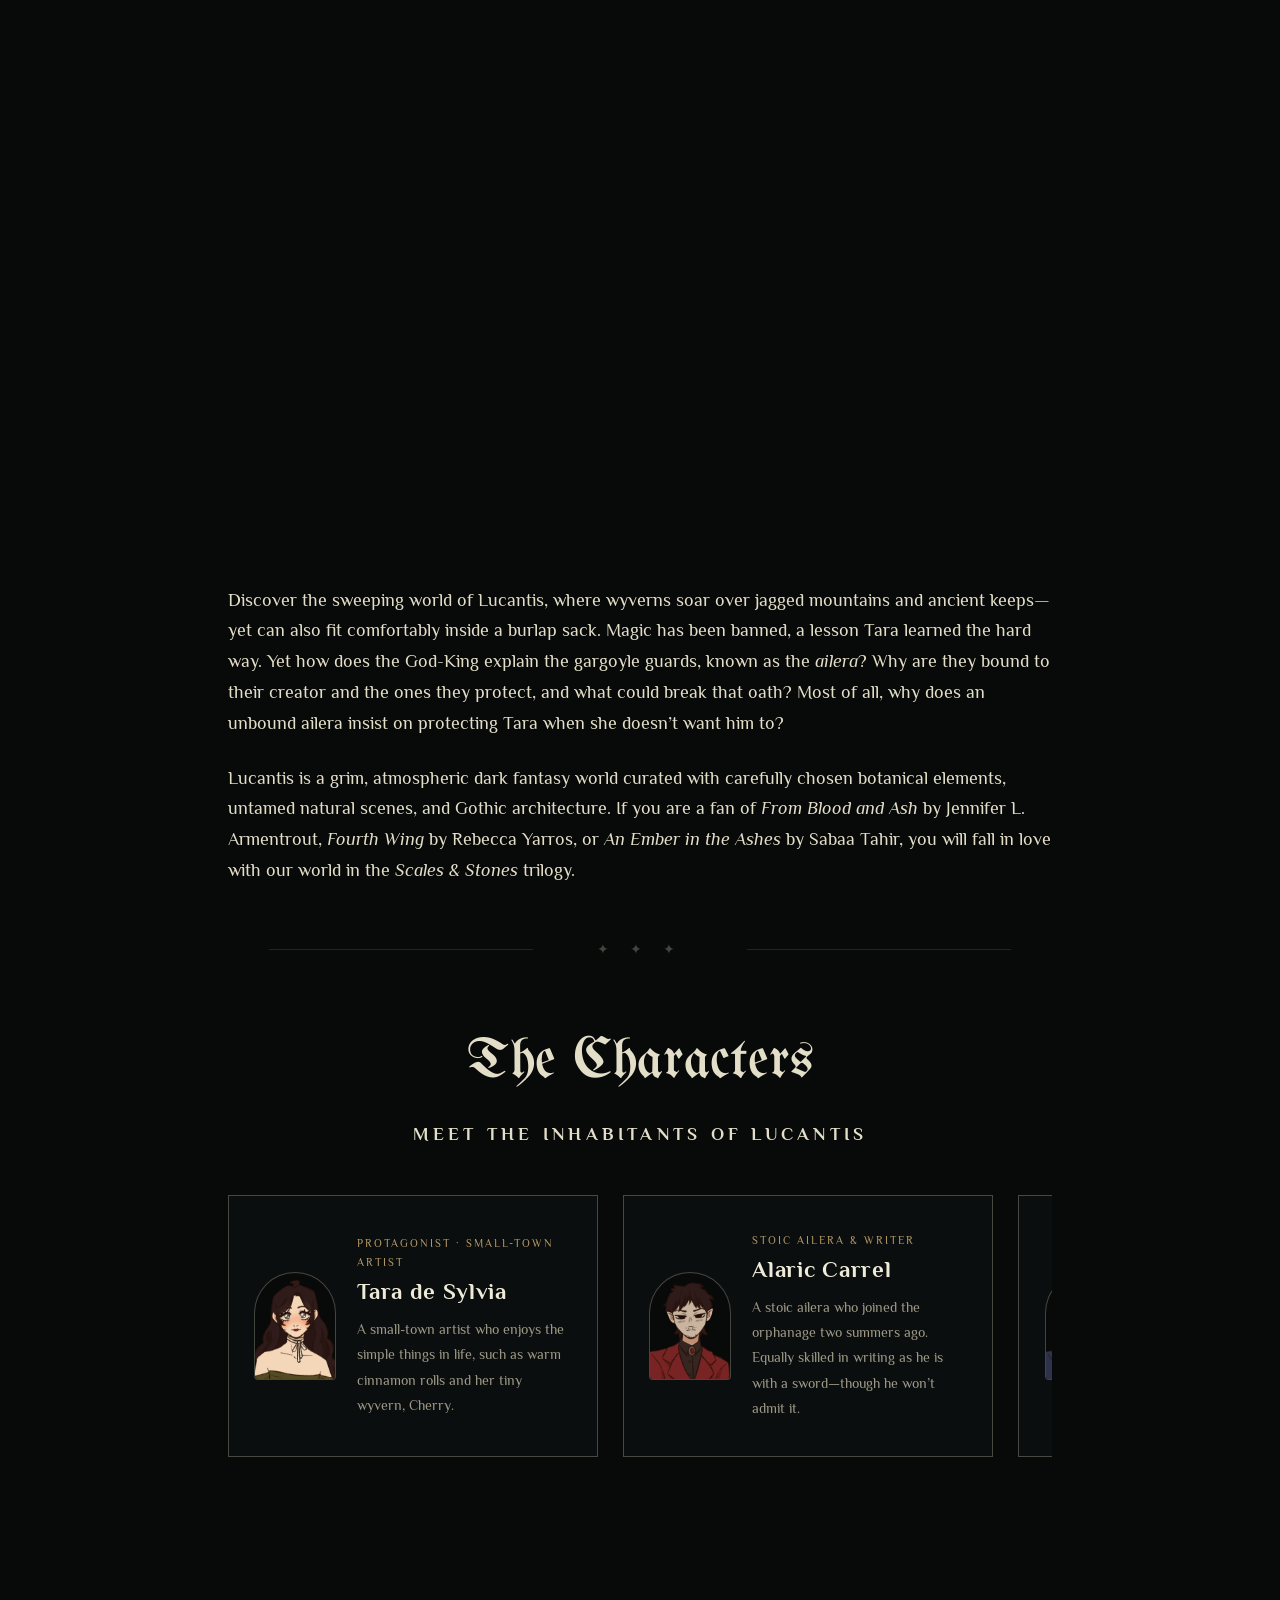
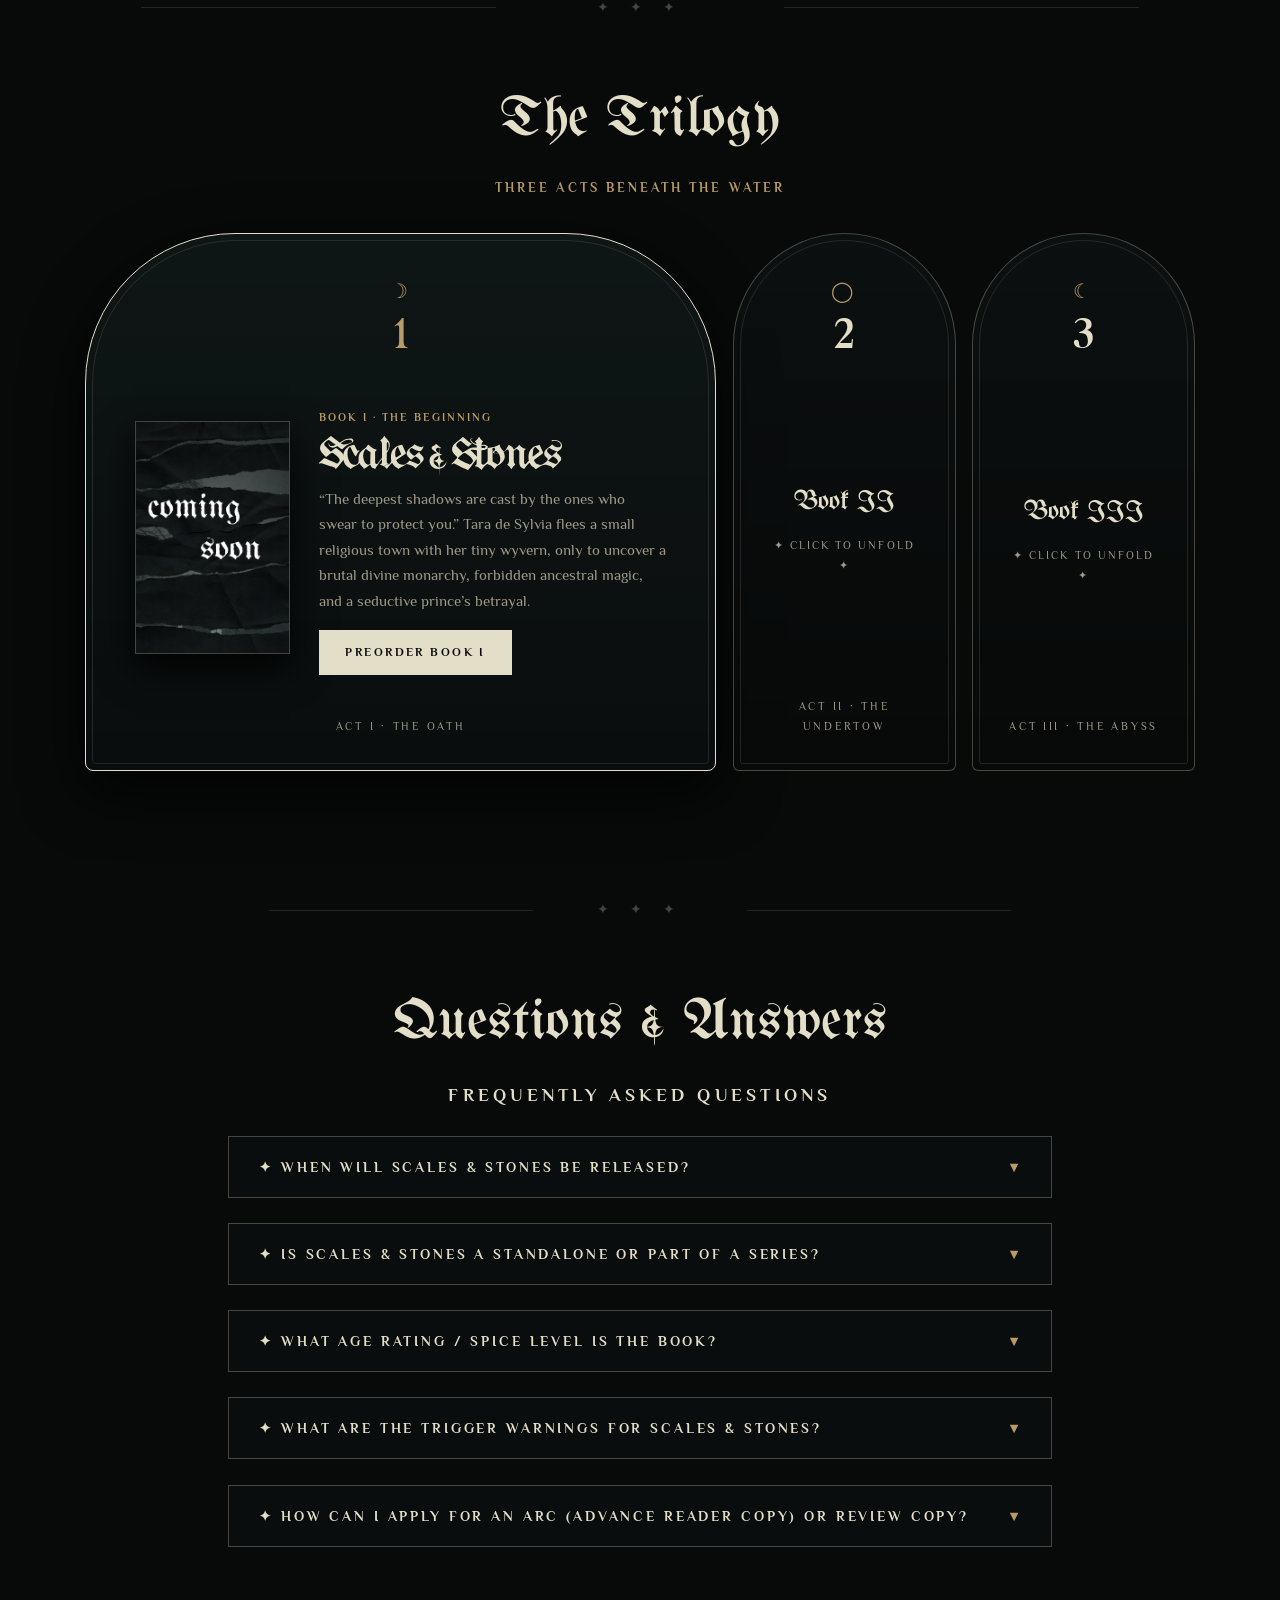
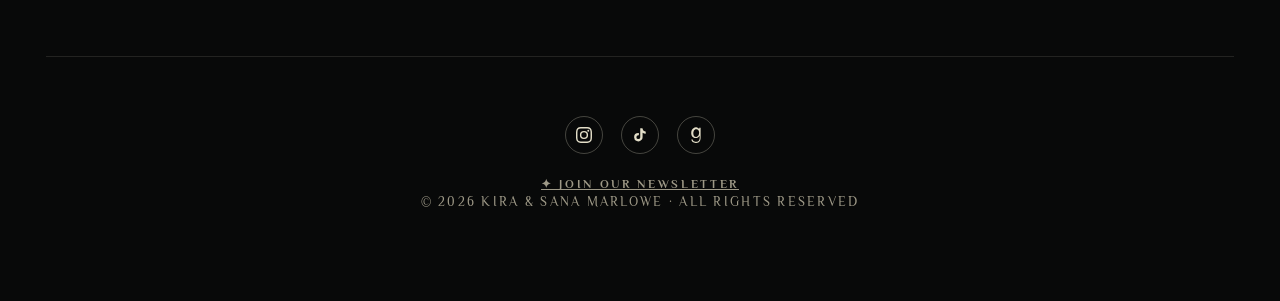
<file: book.html>
<!DOCTYPE html>
<html lang="en">
<head>
  <meta charset="UTF-8">
  <meta name="viewport" content="width=device-width, initial-scale=1.0">
  <title>Scales &amp; Stones — Synopsis, Characters &amp; Trilogy | Kira &amp; Sana Marlowe</title>
  <meta name="description" content="Explore Scales & Stones by Kira Marlowe and Sana Marlowe: full synopsis, the world of Lucantis and Encephia, characters Tara de Sylvia, Alaric Carrel, Sylas, Wulf Hawke, and Cherry.">
  <link rel="canonical" href="https://scalesandstones.com/book.html">
  <link rel="icon" type="image/svg+xml" href="favicon.svg">
  <link rel="alternate icon" type="image/png" href="favicon.png">
  <link rel="apple-touch-icon" href="favicon.png">
  <script type="application/ld+json">
  {
    "@context": "https://schema.org",
    "@type": "FAQPage",
    "mainEntity": [
      {
        "@type": "Question",
        "name": "When will Scales & Stones be released?",
        "acceptedAnswer": {
          "@type": "Answer",
          "text": "We are working on getting Scales & Stones published during the first quarter of 2027. At the time of writing (November 2026), we have finished the first book and are actively working on the second book. Therefore, we hope that the whole trilogy will be released in 2027!"
        }
      },
      {
        "@type": "Question",
        "name": "Is Scales & Stones a standalone or part of a series?",
        "acceptedAnswer": {
          "@type": "Answer",
          "text": "Scales & Stones is the first book in a planned three-book dark fantasy romance trilogy."
        }
      },
      {
        "@type": "Question",
        "name": "What age rating / spice level is Scales & Stones?",
        "acceptedAnswer": {
          "@type": "Answer",
          "text": "All three books in the Scales & Stones trilogy are rated 17+ (young adults and over). Spice levels build gradually across the trilogy: Book I is 1/10 chilies (little to no spice), Book II is 2/10 chilies, and Book III is 3/10 chilies."
        }
      },
      {
        "@type": "Question",
        "name": "What are the trigger warnings for Scales & Stones (Scales and Stones)?",
        "acceptedAnswer": {
          "@type": "Answer",
          "text": "The Scales & Stones trilogy is intended for readers 17+. Spoiler-free content and trigger warnings across the three books include: possible mention or depiction of self-harm or suicide, classism, persecution for witchcraft, sexual assault, sexual harassment, dead bodies & body parts, blood & gore depictions, decapitation, body horror, death of an animal, grief & loss depiction, kidnapping, physical assault, poisoning, disappearance of a loved one, captivity & confinement, hanging & lynching, imprisonment & incarceration, torture, whipping & flogging, murder & attempted murder, loss of autonomy, knife/sword/axe violence, riots, human testing & experimentation, drowning, sleep disorders, and nightmares & night terrors."
        }
      },
      {
        "@type": "Question",
        "name": "How can I apply for an ARC (Advance Reader Copy) or review copy of Scales & Stones?",
        "acceptedAnswer": {
          "@type": "Answer",
          "text": "ARC sign-ups will be announced on our social channels and Journal. For press or professional review inquiries, please reach out via the Contact section on our About Us page."
        }
      }
    ]
  }
  </script>
  <link rel="stylesheet" href="style.css">
</head>
<body>

  <div class="viewport-frame" aria-hidden="true"></div>

  <main class="page-shell">

    <header class="hero-header">
      <h1 class="giant-blackletter">
        <span class="sr-only">Scales &amp; Stones (Scales and Stones) — Book I Synopsis &amp; Characters</span>
        <img src="title-logo.svg" alt="Scales &amp; Stones" class="hero-title-logo" draggable="false">
      </h1>
      <p class="hero-kicker">A Dark Fantasy Romance by Kira &amp; Sana Marlowe</p>
    </header>

    <section class="hero-book-showcase" id="preorder">
      <div class="showcase-cover-wrap">
        <img src="book-cover.jpg" alt="Scales & Stones Book Cover" class="showcase-cover">
      </div>
      <div class="showcase-details">
        <span class="book-badge">Book I</span>
        <h2>The Synopsis</h2>
        <p class="showcase-authors">Kira &amp; Sana Marlowe</p>
        <p class="showcase-tagline">
          &ldquo;The deepest shadows are cast by the ones who swear to protect you.&rdquo;
        </p>
        <p class="showcase-blurb">
          Tara de Sylvia flees a small religious town with her tiny wyvern in search of safety and artistic freedom in the capital. Instead, she uncovers a brutal divine monarchy, a secret rebellion, forbidden ancestral magic, and a seductive prince&rsquo;s betrayal. Captured for bloodline powers she barely understands, Tara must survive gods, monsters, and family secrets before deciding who to trust.
        </p>
        <div class="button-group">
          <a href="#" class="btn-gothic">Preorder Here</a>
          <a href="#" class="btn-gothic outline">Add on Goodreads</a>
        </div>
        <p class="free-chapter-nudge">
          Want a taste first? <a href="bonus.html#first-chapter">✦ Read the first chapter here for free &rarr;</a>
        </p>
      </div>
    </section>

    <!-- TRILOGY TROPE BADGES (Centered Vertically & Horizontally) -->
    <section class="trope-section-wrap" aria-label="Tropes and Themes">
      <p class="section-kicker" style="margin-bottom: 1rem;">Tropes &amp; Elements Across the Trilogy</p>
      <div class="trope-cloud">
        <span class="trope-badge"><span class="trope-star">✦</span> Enemies to Lovers</span>
        <span class="trope-badge"><span class="trope-star">✦</span> Slow Burn</span>
        <span class="trope-badge"><span class="trope-star">✦</span> Touch Her &amp; Die</span>
        <span class="trope-badge"><span class="trope-star">✦</span> Wyverns &amp; Gargoyles</span>
        <span class="trope-badge"><span class="trope-star">✦</span> Found Family</span>
        <span class="trope-badge"><span class="trope-star">✦</span> Underestimated FMC &amp; Hidden Powers</span>
        <span class="trope-badge"><span class="trope-star">✦</span> Shared Trauma &amp; Mutual Healing</span>
        <span class="trope-badge"><span class="trope-star">✦</span> Political Intrigue</span>
        <span class="trope-badge"><span class="trope-star">✦</span> Religious Trauma</span>
        <span class="trope-badge"><span class="trope-star">✦</span> Deep Character Growth</span>
      </div>
    </section>

    <div class="editorial-column" style="padding-top: 0;">
      <div class="section-ornament" style="margin-top: 0;" aria-hidden="true">✦ ✦ ✦</div>

      <h2 class="section-title">The Story</h2>
      <p class="section-kicker">Encephia Awaits</p>

      <p>
        Even though young artist Tara de Sylvia partakes in her twentieth cleansing, she still feels as if something is missing. When the ritual takes a turn for the worse, Tara sees an ideal chance to escape when her mother sends her to live with her aunt in the capital. Her dreadful journey there makes her realise that the kingdom she grew up cherishing and loving has only ever been a facade.
      </p>

      <p>
        In the capital&mdash;forced into a secretive commission alongside the most infuriating, sharp-tongued man she has ever met&mdash;she uncovers bloodline secrets, deciphers haunting dreams, and rekindles a mysterious old flame.
      </p>

      <blockquote class="gothic-quote">
        &ldquo;Come with Tara to Encephia, follow her story through a self-discovering adventure, and witness how&mdash;even when she drowns&mdash;she doesn&rsquo;t merely survive, but breaks the surface stronger.&rdquo;
        <cite>— Scales &amp; Stones</cite>
      </blockquote>

      <div class="section-ornament" aria-hidden="true">✦ ✦ ✦</div>

      <h2 class="section-title">The World of Lucantis</h2>
      <p class="section-kicker">Wyverns, Ailera &amp; Forbidden Magic</p>

      <p>
        Discover the sweeping world of Lucantis, where wyverns soar over jagged mountains and ancient keeps&mdash;yet can also fit comfortably inside a burlap sack. Magic has been banned, a lesson Tara learned the hard way. Yet how does the God-King explain the gargoyle guards, known as the <em>ailera</em>? Why are they bound to their creator and the ones they protect, and what could break that oath? Most of all, why does an unbound ailera insist on protecting Tara when she doesn&rsquo;t want him to?
      </p>

      <p>
        Lucantis is a grim, atmospheric dark fantasy world curated with carefully chosen botanical elements, untamed natural scenes, and Gothic architecture. If you are a fan of <em>From Blood and Ash</em> by Jennifer L. Armentrout, <em>Fourth Wing</em> by Rebecca Yarros, or <em>An Ember in the Ashes</em> by Sabaa Tahir, you will fall in love with our world in the <em>Scales &amp; Stones</em> trilogy.
      </p>

      <div class="section-ornament" aria-hidden="true">✦ ✦ ✦</div>

      <h2 class="section-title">The Characters</h2>
      <p class="section-kicker">Meet the Inhabitants of Lucantis</p>

      <div class="char-autoscroll-bar">
        <div class="char-autoscroll-track">
          <!-- Set 1 (All 8 Characters) -->
          <div class="char-slide-card">
            <div class="char-slide-arch">
              <img src="char-tara.png" alt="Tara de Sylvia">
            </div>
            <div>
              <div style="font-size: 0.65rem; text-transform: uppercase; letter-spacing: 0.18em; color: var(--gold-accent);">Protagonist &middot; Small-Town Artist</div>
              <h4 class="char-name-heading">Tara de Sylvia</h4>
              <p style="font-size: 0.86rem; color: var(--parchment-muted); margin-bottom: 0;">A small-town artist who enjoys the simple things in life, such as warm cinnamon rolls and her tiny wyvern, Cherry.</p>
            </div>
          </div>

          <div class="char-slide-card">
            <div class="char-slide-arch">
              <img src="char-alaric.png" alt="Alaric Carrel">
            </div>
            <div>
              <div style="font-size: 0.65rem; text-transform: uppercase; letter-spacing: 0.18em; color: var(--gold-accent);">Stoic Ailera &amp; Writer</div>
              <h4 class="char-name-heading">Alaric Carrel</h4>
              <p style="font-size: 0.86rem; color: var(--parchment-muted); margin-bottom: 0;">A stoic ailera who joined the orphanage two summers ago. Equally skilled in writing as he is with a sword&mdash;though he won&rsquo;t admit it.</p>
            </div>
          </div>

          <div class="char-slide-card">
            <div class="char-slide-arch">
              <img src="char-sylas.png" alt="Sylas">
            </div>
            <div>
              <div style="font-size: 0.65rem; text-transform: uppercase; letter-spacing: 0.18em; color: var(--gold-accent);">Charismatic Bathhouse Regular</div>
              <h4 class="char-name-heading">Sylas</h4>
              <p style="font-size: 0.86rem; color: var(--parchment-muted); margin-bottom: 0;">With his charisma and charm, there is scarcely a place in the kingdom where he doesn&rsquo;t feel welcome&mdash;especially in the capital&rsquo;s bathhouses.</p>
            </div>
          </div>

          <div class="char-slide-card">
            <div class="char-slide-arch">Art<br>Soon</div>
            <div>
              <div style="font-size: 0.65rem; text-transform: uppercase; letter-spacing: 0.18em; color: var(--gold-accent);">Best Friend &middot; Comedian</div>
              <h4 class="char-name-heading">Wulf Hawke</h4>
              <p style="font-size: 0.86rem; color: var(--parchment-muted); margin-bottom: 0;">The eccentric life of the party and a human personification of the sun itself&mdash;there isn&rsquo;t a moment where Wulf can&rsquo;t make Tara smile.</p>
            </div>
          </div>

          <div class="char-slide-card">
            <div class="char-slide-arch">Art<br>Soon</div>
            <div>
              <div style="font-size: 0.65rem; text-transform: uppercase; letter-spacing: 0.18em; color: var(--gold-accent);">Tara&rsquo;s Aunt &middot; Blacksmith</div>
              <h4 class="char-name-heading">Mawd de Sylvia</h4>
              <p style="font-size: 0.86rem; color: var(--parchment-muted); margin-bottom: 0;">Lives in the capital with her own blacksmithing shop and forge, working alongside Ida on the side on their special secret project.</p>
            </div>
          </div>

          <div class="char-slide-card">
            <div class="char-slide-arch">Art<br>Soon</div>
            <div>
              <div style="font-size: 0.65rem; text-transform: uppercase; letter-spacing: 0.18em; color: var(--gold-accent);">Sightless Bookshop Owner</div>
              <h4 class="char-name-heading">Ida Hawke</h4>
              <p style="font-size: 0.86rem; color: var(--parchment-muted); margin-bottom: 0;">Keeper of a capital bookshop who sees everything despite having no pupils. Works closely with Mawd and always smells of incense.</p>
            </div>
          </div>

          <div class="char-slide-card">
            <div class="char-slide-arch">Art<br>Soon</div>
            <div>
              <div style="font-size: 0.65rem; text-transform: uppercase; letter-spacing: 0.18em; color: var(--gold-accent);">Tara&rsquo;s Wyvern Companion</div>
              <h4 class="char-name-heading">Cherry</h4>
              <p style="font-size: 0.86rem; color: var(--parchment-muted); margin-bottom: 0;">The sweetest wyvern in the kingdom. Tara found him when he was young, and he hasn&rsquo;t left her side since her mother healed his broken wing.</p>
            </div>
          </div>

          <div class="char-slide-card">
            <div class="char-slide-arch">Art<br>Soon</div>
            <div>
              <div style="font-size: 0.65rem; text-transform: uppercase; letter-spacing: 0.18em; color: var(--gold-accent);">Village Priest of Ayrith</div>
              <h4 class="char-name-heading">Jehan</h4>
              <p style="font-size: 0.86rem; color: var(--parchment-muted); margin-bottom: 0;">A village priest with little he does not know. He helped Tara survive in the small town of Ayrith and helps her settle in the capital, Encephia.</p>
            </div>
          </div>

          <!-- Duplicate Set for Seamless Infinite Scroll -->
          <div class="char-slide-card" aria-hidden="true">
            <div class="char-slide-arch">
              <img src="char-tara.png" alt="">
            </div>
            <div>
              <div style="font-size: 0.65rem; text-transform: uppercase; letter-spacing: 0.18em; color: var(--gold-accent);">Protagonist &middot; Small-Town Artist</div>
              <h4 class="char-name-heading">Tara de Sylvia</h4>
              <p style="font-size: 0.86rem; color: var(--parchment-muted); margin-bottom: 0;">A small-town artist who enjoys the simple things in life, such as warm cinnamon rolls and her tiny wyvern, Cherry.</p>
            </div>
          </div>

          <div class="char-slide-card" aria-hidden="true">
            <div class="char-slide-arch">
              <img src="char-alaric.png" alt="">
            </div>
            <div>
              <div style="font-size: 0.65rem; text-transform: uppercase; letter-spacing: 0.18em; color: var(--gold-accent);">Stoic Ailera &amp; Writer</div>
              <h4 class="char-name-heading">Alaric Carrel</h4>
              <p style="font-size: 0.86rem; color: var(--parchment-muted); margin-bottom: 0;">A stoic ailera who joined the orphanage two summers ago. Equally skilled in writing as he is with a sword&mdash;though he won&rsquo;t admit it.</p>
            </div>
          </div>

          <div class="char-slide-card" aria-hidden="true">
            <div class="char-slide-arch">
              <img src="char-sylas.png" alt="">
            </div>
            <div>
              <div style="font-size: 0.65rem; text-transform: uppercase; letter-spacing: 0.18em; color: var(--gold-accent);">Charismatic Bathhouse Regular</div>
              <h4 class="char-name-heading">Sylas</h4>
              <p style="font-size: 0.86rem; color: var(--parchment-muted); margin-bottom: 0;">With his charisma and charm, there is scarcely a place in the kingdom where he doesn&rsquo;t feel welcome&mdash;especially in the capital&rsquo;s bathhouses.</p>
            </div>
          </div>

          <div class="char-slide-card" aria-hidden="true">
            <div class="char-slide-arch">Art<br>Soon</div>
            <div>
              <div style="font-size: 0.65rem; text-transform: uppercase; letter-spacing: 0.18em; color: var(--gold-accent);">Best Friend &middot; Comedian</div>
              <h4 class="char-name-heading">Wulf Hawke</h4>
              <p style="font-size: 0.86rem; color: var(--parchment-muted); margin-bottom: 0;">The eccentric life of the party and a human personification of the sun itself&mdash;there isn&rsquo;t a moment where Wulf can&rsquo;t make Tara smile.</p>
            </div>
          </div>

          <div class="char-slide-card" aria-hidden="true">
            <div class="char-slide-arch">Art<br>Soon</div>
            <div>
              <div style="font-size: 0.65rem; text-transform: uppercase; letter-spacing: 0.18em; color: var(--gold-accent);">Tara&rsquo;s Aunt &middot; Blacksmith</div>
              <h4 class="char-name-heading">Mawd de Sylvia</h4>
              <p style="font-size: 0.86rem; color: var(--parchment-muted); margin-bottom: 0;">Lives in the capital with her own blacksmithing shop and forge, working alongside Ida on the side on their special secret project.</p>
            </div>
          </div>

          <div class="char-slide-card" aria-hidden="true">
            <div class="char-slide-arch">Art<br>Soon</div>
            <div>
              <div style="font-size: 0.65rem; text-transform: uppercase; letter-spacing: 0.18em; color: var(--gold-accent);">Sightless Bookshop Owner</div>
              <h4 class="char-name-heading">Ida Hawke</h4>
              <p style="font-size: 0.86rem; color: var(--parchment-muted); margin-bottom: 0;">Keeper of a capital bookshop who sees everything despite having no pupils. Works closely with Mawd and always smells of incense.</p>
            </div>
          </div>

          <div class="char-slide-card" aria-hidden="true">
            <div class="char-slide-arch">Art<br>Soon</div>
            <div>
              <div style="font-size: 0.65rem; text-transform: uppercase; letter-spacing: 0.18em; color: var(--gold-accent);">Tara&rsquo;s Wyvern Companion</div>
              <h4 class="char-name-heading">Cherry</h4>
              <p style="font-size: 0.86rem; color: var(--parchment-muted); margin-bottom: 0;">The sweetest wyvern in the kingdom. Tara found him when he was young, and he hasn&rsquo;t left her side since her mother healed his broken wing.</p>
            </div>
          </div>

          <div class="char-slide-card" aria-hidden="true">
            <div class="char-slide-arch">Art<br>Soon</div>
            <div>
              <div style="font-size: 0.65rem; text-transform: uppercase; letter-spacing: 0.18em; color: var(--gold-accent);">Village Priest of Ayrith</div>
              <h4 class="char-name-heading">Jehan</h4>
              <p style="font-size: 0.86rem; color: var(--parchment-muted); margin-bottom: 0;">A village priest with little he does not know. He helped Tara survive in the small town of Ayrith and helps her settle in the capital, Encephia.</p>
            </div>
          </div>
        </div>
      </div>
    </div>

    <!-- THE TRILOGY TRIPTYCH -->
    <section class="trilogy-demo-section" aria-label="The Trilogy">
      <div class="section-ornament" aria-hidden="true">✦ ✦ ✦</div>
      <h2 class="section-title">The Trilogy</h2>
      <p class="section-kicker">Three Acts Beneath the Water</p>

      <div class="triptych-altar" id="trilogy-triptych">
        <!-- Wing 1 -->
        <div class="triptych-wing active" tabindex="0">
          <div>
            <div class="triptych-moon" aria-hidden="true">☽</div>
            <div class="triptych-roman">1</div>
          </div>

          <div class="triptych-sealed-info">
            <div class="triptych-sealed-title">
              <img src="title-logo.svg" alt="Scales &amp; Stones" class="triptych-sealed-logo" draggable="false">
            </div>
            <div class="triptych-sealed-hint">✦ Click to Unfold ✦</div>
          </div>

          <div class="triptych-open-content">
            <div class="triptych-cover-box">
              <img src="book-cover.jpg" alt="Book I: Scales & Stones">
            </div>
            <div class="triptych-details">
              <span class="status-pill">Book I &middot; The Beginning</span>
              <h3>
                <span class="sr-only">Scales &amp; Stones (Scales and Stones)</span>
                <img src="title-logo.svg" alt="Scales &amp; Stones" class="triptych-title-logo" draggable="false">
              </h3>
              <p>
                &ldquo;The deepest shadows are cast by the ones who swear to protect you.&rdquo; Tara de Sylvia flees a small religious town with her tiny wyvern, only to uncover a brutal divine monarchy, forbidden ancestral magic, and a seductive prince&rsquo;s betrayal.
              </p>
              <a href="#preorder" class="btn-gothic" style="padding: 0.65rem 1.5rem; font-size: 0.72rem;">Preorder Book I</a>
            </div>
          </div>

          <div class="triptych-footer-tag">Act I &middot; The Oath</div>
        </div>

        <!-- Wing 2 -->
        <div class="triptych-wing" tabindex="0">
          <div>
            <div class="triptych-moon" aria-hidden="true">◯</div>
            <div class="triptych-roman">2</div>
          </div>

          <div class="triptych-sealed-info">
            <div class="triptych-sealed-title">Book II</div>
            <div class="triptych-sealed-hint">✦ Click to Unfold ✦</div>
          </div>

          <div class="triptych-open-content">
            <div class="triptych-cover-box">
              <img src="book-cover.jpg" alt="Book II Cover — Coming Soon">
            </div>
            <div class="triptych-details">
              <span class="status-pill">Book II &middot; In Development</span>
              <h3>Cover &amp; Title Coming Soon</h3>
              <p>
                We are working hard to write this book! You can follow along on our socials to see how far we are&mdash;or, if you want to dive even deeper, subscribe to our newsletter to receive direct updates on how the trilogy is coming along. Thank you for your understanding!
              </p>
              <span class="triptych-sealed-hint">Cover &amp; Title Coming Soon</span>
            </div>
          </div>

          <div class="triptych-footer-tag">Act II &middot; The Undertow</div>
        </div>

        <!-- Wing 3 -->
        <div class="triptych-wing" tabindex="0">
          <div>
            <div class="triptych-moon" aria-hidden="true">☾</div>
            <div class="triptych-roman">3</div>
          </div>

          <div class="triptych-sealed-info">
            <div class="triptych-sealed-title">Book III</div>
            <div class="triptych-sealed-hint">✦ Click to Unfold ✦</div>
          </div>

          <div class="triptych-open-content">
            <div class="triptych-cover-box">
              <img src="book-cover.jpg" alt="Book III Cover — Coming Soon">
            </div>
            <div class="triptych-details">
              <span class="status-pill">Book III &middot; The Finale</span>
              <h3>Cover &amp; Title Coming Soon</h3>
              <p>
                We are working hard to write this book! You can follow along on our socials to see how far we are&mdash;or, if you want to dive even deeper, subscribe to our newsletter to receive direct updates on how the trilogy is coming along. Thank you for your understanding!
              </p>
              <span class="triptych-sealed-hint">Cover &amp; Title Coming Soon</span>
            </div>
          </div>

          <div class="triptych-footer-tag">Act III &middot; The Abyss</div>
        </div>
      </div>
    </section>

    <!-- FREQUENTLY ASKED QUESTIONS (Under Scales & Stones) -->
    <section class="editorial-column" aria-label="Frequently Asked Questions">
      <div class="section-ornament" aria-hidden="true">✦ ✦ ✦</div>

      <h2 class="section-title">Questions &amp; Answers</h2>
      <p class="section-kicker">Frequently Asked Questions</p>

      <div class="gothic-accordion">
        <button type="button" class="gothic-accordion-trigger" aria-expanded="false">
          <span>✦ When will Scales &amp; Stones be released?</span>
          <span class="acc-icon" aria-hidden="true">▾</span>
        </button>
        <div class="gothic-accordion-body">
          <div class="gothic-accordion-inner">
            <p style="margin-bottom: 0;">
              We are working on getting <em>Scales &amp; Stones</em> published during the first quarter of 2027. At the time of writing (November 2026), we have finished the first book and are actively working on the second book. Therefore, we hope that the whole trilogy will be released in 2027!
            </p>
          </div>
        </div>
      </div>

      <div class="gothic-accordion">
        <button type="button" class="gothic-accordion-trigger" aria-expanded="false">
          <span>✦ Is Scales &amp; Stones a standalone or part of a series?</span>
          <span class="acc-icon" aria-hidden="true">▾</span>
        </button>
        <div class="gothic-accordion-body">
          <div class="gothic-accordion-inner">
            <p style="margin-bottom: 0;">
              <em>Scales &amp; Stones</em> is the first book in a planned three-book dark fantasy romance trilogy.
            </p>
          </div>
        </div>
      </div>

      <div class="gothic-accordion">
        <button type="button" class="gothic-accordion-trigger" aria-expanded="false">
          <span>✦ What age rating / spice level is the book?</span>
          <span class="acc-icon" aria-hidden="true">▾</span>
        </button>
        <div class="gothic-accordion-body">
          <div class="gothic-accordion-inner">
            <p style="margin-bottom: 0.6rem;">
              All three books are rated <strong>17+</strong> (young adults and over). As for spice levels, it builds gradually depending on the book in the trilogy:
            </p>
            <div class="chili-meter-list">
              <div class="chili-row">
                <span class="chili-book-label">Book I (Little to No Spice)</span>
                <div class="chili-icons" aria-label="1 out of 10 chilies">
                  <span class="chili-pepper hot">🌶️</span>
                  <span class="chili-pepper">🌶️</span>
                  <span class="chili-pepper">🌶️</span>
                  <span class="chili-pepper">🌶️</span>
                  <span class="chili-pepper">🌶️</span>
                  <span class="chili-pepper">🌶️</span>
                  <span class="chili-pepper">🌶️</span>
                  <span class="chili-pepper">🌶️</span>
                  <span class="chili-pepper">🌶️</span>
                  <span class="chili-pepper">🌶️</span>
                  <span class="chili-score">1 / 10 Chilies</span>
                </div>
              </div>
              <div class="chili-row">
                <span class="chili-book-label">Book II</span>
                <div class="chili-icons" aria-label="2 out of 10 chilies">
                  <span class="chili-pepper hot">🌶️</span>
                  <span class="chili-pepper hot">🌶️</span>
                  <span class="chili-pepper">🌶️</span>
                  <span class="chili-pepper">🌶️</span>
                  <span class="chili-pepper">🌶️</span>
                  <span class="chili-pepper">🌶️</span>
                  <span class="chili-pepper">🌶️</span>
                  <span class="chili-pepper">🌶️</span>
                  <span class="chili-pepper">🌶️</span>
                  <span class="chili-pepper">🌶️</span>
                  <span class="chili-score">2 / 10 Chilies</span>
                </div>
              </div>
              <div class="chili-row">
                <span class="chili-book-label">Book III</span>
                <div class="chili-icons" aria-label="3 out of 10 chilies">
                  <span class="chili-pepper hot">🌶️</span>
                  <span class="chili-pepper hot">🌶️</span>
                  <span class="chili-pepper hot">🌶️</span>
                  <span class="chili-pepper">🌶️</span>
                  <span class="chili-pepper">🌶️</span>
                  <span class="chili-pepper">🌶️</span>
                  <span class="chili-pepper">🌶️</span>
                  <span class="chili-pepper">🌶️</span>
                  <span class="chili-pepper">🌶️</span>
                  <span class="chili-pepper">🌶️</span>
                  <span class="chili-score">3 / 10 Chilies</span>
                </div>
              </div>
            </div>
          </div>
        </div>
      </div>

      <div class="gothic-accordion" id="trigger-warnings">
        <button type="button" class="gothic-accordion-trigger" aria-expanded="false">
          <span>✦ What are the trigger warnings for Scales &amp; Stones?</span>
          <span class="acc-icon" aria-hidden="true">▾</span>
        </button>
        <div class="gothic-accordion-body">
          <div class="gothic-accordion-inner">
            <p style="margin-bottom: 0.9rem; font-size: 0.95rem; color: var(--parchment);">
              The world of <em>Scales &amp; Stones</em> (Scales and Stones) does not shy away from difficult topics. We acknowledge that not everybody enjoys these themes, and have therefore compiled a list of possible content and trigger warnings in our books. Please take care of yourself, and never read something if you aren&rsquo;t one hundred percent sure you will be able to handle it.
            </p>
            <p style="margin-bottom: 0.9rem; font-size: 0.95rem; color: var(--parchment);">
              The <em>Scales &amp; Stones</em> trilogy is intended for readers above the age of seventeen (17+). Our main character, Tara de Sylvia, is twenty years old&mdash;and as authors of two different generations, we find Tara deeply relatable no matter where you are in life, and we hope you do as well.
            </p>
            <p style="margin-bottom: 1rem; font-size: 0.88rem; font-style: italic; color: var(--gold-accent);">
              Note: The trigger warnings below apply across all three books in the series, and we have taken care not to spoil any plot points through this list.
            </p>
            <ul>
              <li>Possible mention or depiction of self-harm or suicide</li>
              <li>Classism</li>
              <li>Persecution for witchcraft</li>
              <li>Sexual assault</li>
              <li>Sexual harassment</li>
              <li>Dead bodies &amp; body parts</li>
              <li>Blood &amp; gore depictions</li>
              <li>Decapitation</li>
              <li>Body horror</li>
              <li>Death of an animal</li>
              <li>Grief &amp; loss depiction</li>
              <li>Kidnapping</li>
              <li>Physical assault</li>
              <li>Poisoning</li>
              <li>Disappearance of a loved one</li>
              <li>Captivity &amp; confinement</li>
              <li>Hanging &amp; lynching</li>
              <li>Imprisonment &amp; incarceration</li>
              <li>Torture</li>
              <li>Whipping &amp; flogging</li>
              <li>Murder &amp; attempted murder</li>
              <li>Loss of autonomy</li>
              <li>Knife, sword &amp; axe violence</li>
              <li>Riots</li>
              <li>Human testing &amp; experimentation</li>
              <li>Drowning</li>
              <li>Sleep disorders</li>
              <li>Nightmares &amp; night terrors</li>
            </ul>
          </div>
        </div>
      </div>

      <div class="gothic-accordion">
        <button type="button" class="gothic-accordion-trigger" aria-expanded="false">
          <span>✦ How can I apply for an ARC (Advance Reader Copy) or review copy?</span>
          <span class="acc-icon" aria-hidden="true">▾</span>
        </button>
        <div class="gothic-accordion-body">
          <div class="gothic-accordion-inner">
            <p style="margin-bottom: 0;">
              ARC sign-ups will be announced on our social channels and Journal. For press or professional review inquiries, please reach out via the Contact section on our <a href="about.html#contact" style="text-decoration: underline;">About Us</a> page.
            </p>
          </div>
        </div>
      </div>
    </section>

    <footer class="site-footer">
      <div class="social-links">
        <a href="#" class="social-link" aria-label="Instagram">
          <svg viewBox="0 0 24 24"><path d="M12 2.163c3.204 0 3.584.012 4.85.07 3.252.148 4.771 1.691 4.919 4.919.058 1.265.069 1.645.069 4.849 0 3.205-.012 3.584-.069 4.849-.149 3.225-1.664 4.771-4.919 4.919-1.266.058-1.644.07-4.85.07-3.204 0-3.584-.012-4.849-.07-3.26-.149-4.771-1.699-4.919-4.92-.058-1.265-.07-1.644-.07-4.849 0-3.204.013-3.583.07-4.849.149-3.227 1.664-4.771 4.919-4.919 1.266-.057 1.645-.069 4.849-.069zM12 0C8.741 0 8.333.014 7.053.072 2.695.272.273 2.69.073 7.052.014 8.333 0 8.741 0 12c0 3.259.014 3.668.072 4.948.2 4.358 2.618 6.78 6.98 6.98C8.333 23.986 8.741 24 12 24c3.259 0 3.668-.014 4.948-.072 4.354-.2 6.782-2.618 6.979-6.98.059-1.28.073-1.689.073-4.948 0-3.259-.014-3.667-.072-4.947-.196-4.354-2.617-6.78-6.979-6.98C15.668.014 15.259 0 12 0zm0 5.838a6.162 6.162 0 100 12.324 6.162 6.162 0 000-12.324zM12 16a4 4 0 110-8 4 4 0 010 8zm6.406-11.845a1.44 1.44 0 100 2.881 1.44 1.44 0 000-2.881z"/></svg>
        </a>
        <a href="#" class="social-link" aria-label="TikTok">
          <svg viewBox="0 0 24 24"><path d="M19.59 6.69a4.83 4.83 0 01-3.77-4.25V2h-3.45v13.67a2.89 2.89 0 01-2.88 2.5 2.89 2.89 0 01-2.89-2.89 2.89 2.89 0 012.89-2.89c.28 0 .54.04.79.1v-3.5a6.37 6.37 0 00-.79-.05A6.34 6.34 0 003.15 15.2a6.34 6.34 0 0010.86 4.48 6.3 6.3 0 001.87-4.49V8.74a8.18 8.18 0 004.71 1.49V6.79a4.84 4.84 0 01-1-.1z"/></svg>
        </a>
        <a href="#" class="social-link" aria-label="Goodreads">
          <svg viewBox="0 0 24 24"><path d="M11.43 23.995c-3.608-.208-6.274-2.077-6.448-5.078.695.007 1.375-.013 2.07-.006.224 1.342 1.065 2.43 2.683 3.026 1.583.496 3.737.46 5.082-.174 1.351-.636 2.145-1.822 2.503-3.577.212-1.039.236-2.127.184-3.197-.031-.644-.104-1.218-.272-1.772-.2.376-.4.748-.637 1.096-.96 1.398-2.394 2.205-4.193 2.299-3.673.19-6.164-1.741-7.067-4.399-.492-1.45-.607-2.975-.456-4.515.247-2.524 1.196-4.588 3.326-5.95C9.721.587 11.597.24 13.58.755c1.27.33 2.263 1.084 3.088 2.082.037.045.075.088.144.17V1.005h2.117v15.146c0 1.395-.148 2.737-.702 4.008-.8 1.836-2.24 2.97-4.14 3.435-1.18.3-2.395.37-3.655.4zM16.78 9.377c-.04-1.218-.18-2.36-.63-3.434-.588-1.408-1.63-2.228-3.18-2.383-1.975-.197-3.582.646-4.334 2.298-.534 1.175-.71 2.42-.663 3.693.04 1.072.183 2.121.63 3.104.666 1.467 1.835 2.202 3.453 2.166 1.932-.042 3.243-.992 3.943-2.79.37-.95.533-1.943.6-2.962.024-.24.04-.566.18-.692z"/></svg>
        </a>
      </div>
      <p class="footer-copy">&copy; 2026 Kira &amp; Sana Marlowe &middot; All Rights Reserved</p>
    </footer>

  </main>

  <script src="main.js"></script>
  <script>
    document.addEventListener('DOMContentLoaded', () => {
      // Option 1: Triptych click/keyboard interaction
      const wings = document.querySelectorAll('#trilogy-triptych .triptych-wing');
      wings.forEach(wing => {
        wing.addEventListener('click', () => {
          wings.forEach(w => w.classList.remove('active'));
          wing.classList.add('active');
        });
        wing.addEventListener('keydown', (e) => {
          if (e.key === 'Enter' || e.key === ' ') {
            e.preventDefault();
            wings.forEach(w => w.classList.remove('active'));
            wing.classList.add('active');
          }
        });
      });

      // Fold-out Content Warnings & FAQ accordions
      document.querySelectorAll('.gothic-accordion-trigger').forEach(btn => {
        btn.addEventListener('click', () => {
          const acc = btn.closest('.gothic-accordion');
          const body = acc.querySelector('.gothic-accordion-body');
          const isOpen = acc.classList.toggle('open');
          btn.setAttribute('aria-expanded', String(isOpen));
          body.style.maxHeight = isOpen ? body.scrollHeight + 'px' : '0px';
        });
      });
    });
  </script>
</body>
</html>
</file>
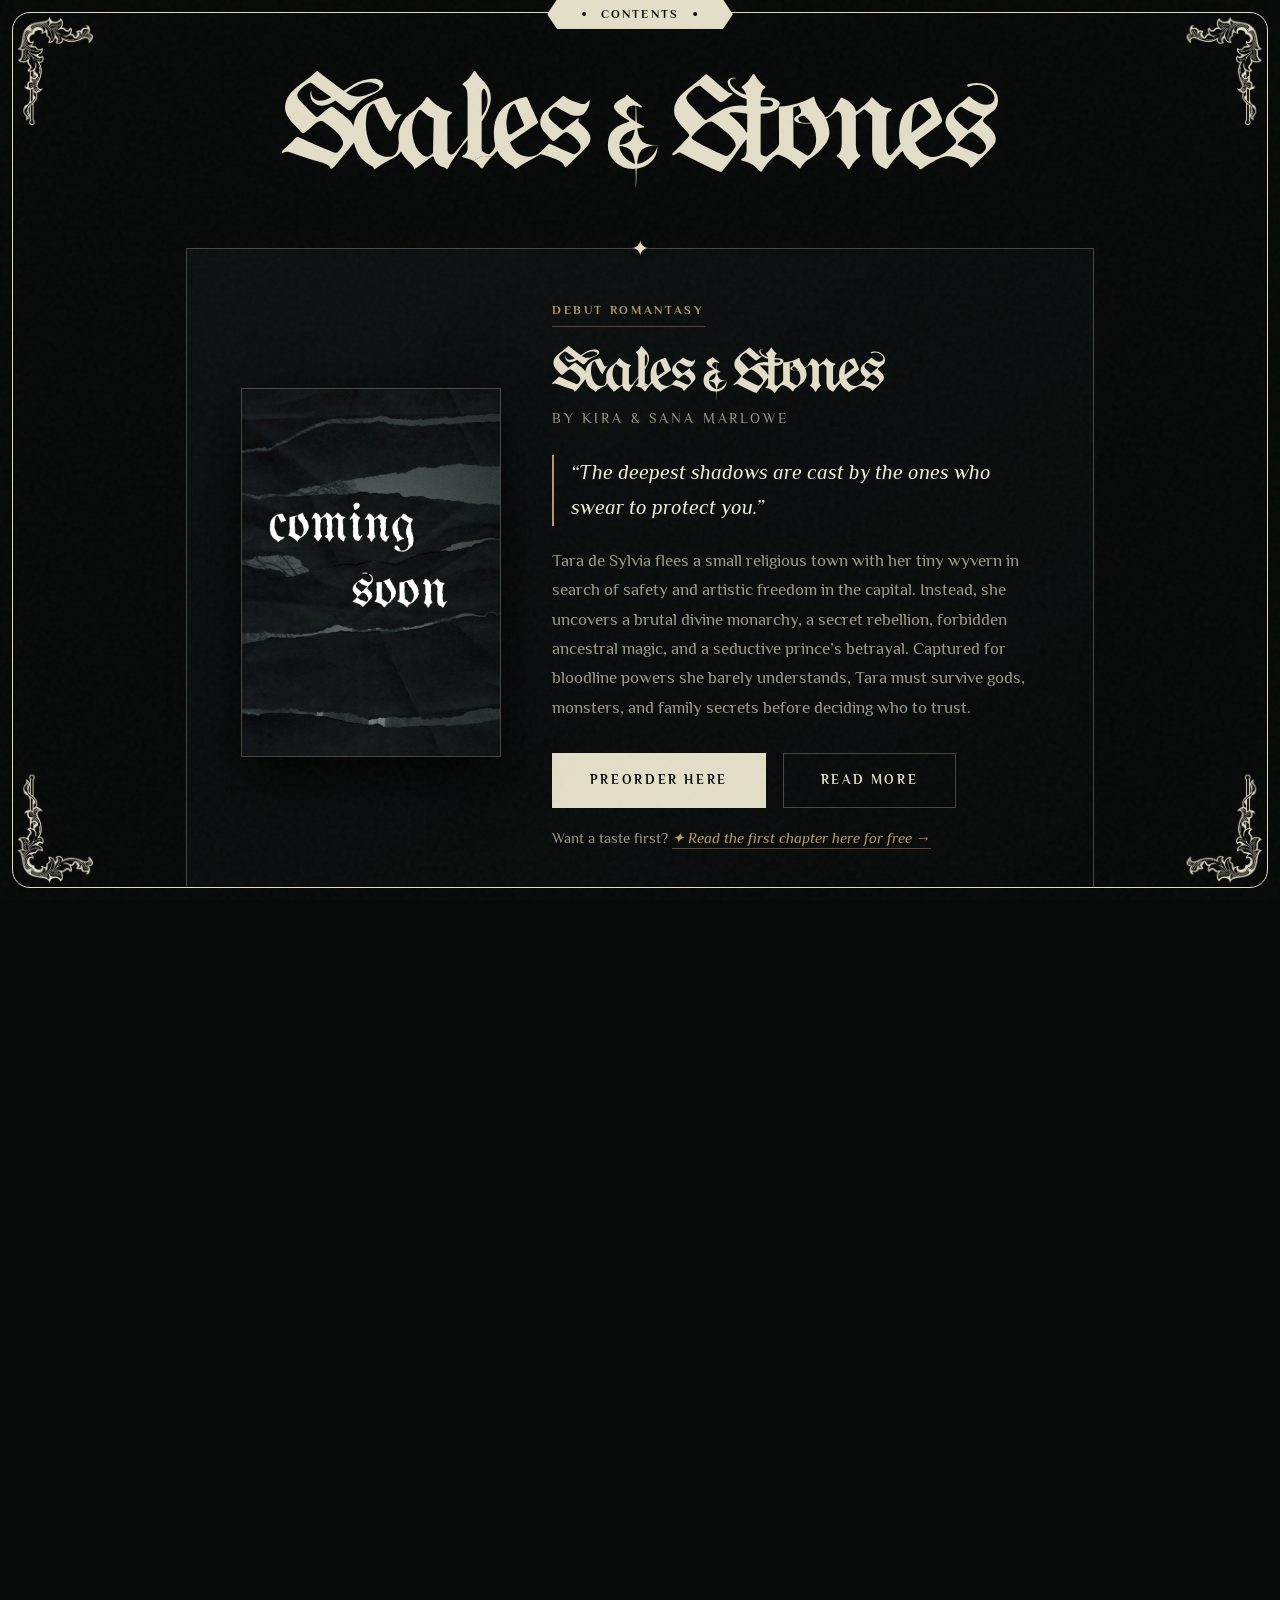
<file: home.html>
<!DOCTYPE html>
<html lang="en">
<head>
  <meta charset="UTF-8">
  <meta name="viewport" content="width=device-width, initial-scale=1.0">
  <title>Scales &amp; Stones — Official Website | Kira &amp; Sana Marlowe</title>
  <meta name="description" content="Official home of Scales & Stones (Scales and Stones), a dark fantasy romance trilogy by Kira Marlowe and Sana Marlowe. Follow Tara de Sylvia and her wyvern Cherry into Lucantis.">
  <link rel="canonical" href="https://scalesandstones.com/home.html">
  <link rel="icon" type="image/svg+xml" href="favicon.svg">
  <link rel="alternate icon" type="image/png" href="favicon.png">
  <link rel="apple-touch-icon" href="favicon.png">
  <link rel="stylesheet" href="style.css">
</head>
<body>

  <!-- Full-Viewport Gothic Botanical Frame (Corners & CONTENTS pill injected by js/main.js) -->
  <div class="viewport-frame" aria-hidden="true"></div>

  <main class="page-shell">

    <div class="hero-stage">
      <!-- Dramatic Hero Header -->
      <header class="hero-header">
        <h1 class="giant-blackletter">
          <span class="sr-only">Scales &amp; Stones (Scales and Stones) — Official Website by Kira &amp; Sana Marlowe</span>
          <img src="title-logo.svg" alt="Scales &amp; Stones" class="hero-title-logo" draggable="false">
        </h1>
      </header>

      <!-- Book Selling Showcase Section (Centered in viewport) -->
      <section class="hero-book-showcase" aria-label="Featured Book">
        <div class="showcase-cover-wrap">
          <img src="book-cover.jpg" alt="Scales & Stones Book Cover" class="showcase-cover">
        </div>

        <div class="showcase-details">
          <span class="book-badge">Debut Romantasy</span>
          <h2>
            <span class="sr-only">Scales &amp; Stones (Scales and Stones)</span>
            <img src="title-logo.svg" alt="Scales &amp; Stones" class="showcase-title-logo" draggable="false">
          </h2>
          <p class="showcase-authors">By Kira &amp; Sana Marlowe</p>

          <p class="showcase-tagline">
            &ldquo;The deepest shadows are cast by the ones who swear to protect you.&rdquo;
          </p>

          <p class="showcase-blurb">
            Tara de Sylvia flees a small religious town with her tiny wyvern in search of safety and artistic freedom in the capital. Instead, she uncovers a brutal divine monarchy, a secret rebellion, forbidden ancestral magic, and a seductive prince&rsquo;s betrayal. Captured for bloodline powers she barely understands, Tara must survive gods, monsters, and family secrets before deciding who to trust.
          </p>

          <div class="button-group">
            <a href="book.html#preorder" class="btn-gothic">Preorder Here</a>
            <a href="book.html" class="btn-gothic outline">Read More</a>
          </div>
          <p class="free-chapter-nudge">
            Want a taste first? <a href="bonus.html#first-chapter">✦ Read the first chapter here for free &rarr;</a>
          </p>
        </div>
      </section>

      <!-- Thin Rolling Review Banner (Marquee) -->
      <div class="review-marquee-bar" aria-label="Book Reviews">
        <div class="review-marquee-track">
          <span class="marquee-star" aria-hidden="true">✦</span>
          <div class="marquee-item">
            <em>&ldquo;An intoxicating dark fantasy romance that pulls you beneath the surface and never lets go.&rdquo;</em>
            <span class="reviewer">— Early Reader Review</span>
          </div>
          <span class="marquee-star" aria-hidden="true">✦</span>
          <div class="marquee-item">
            <em>&ldquo;The deepest shadows are cast by the ones who swear to protect you.&rdquo;</em>
            <span class="reviewer">— Scales &amp; Stones</span>
          </div>
          <span class="marquee-star" aria-hidden="true">✦</span>
          <div class="marquee-item">
            <em>&ldquo;Lush Gothic atmosphere, deadly trials, and unforgettable tension.&rdquo;</em>
            <span class="reviewer">— Advance Praise</span>
          </div>
          <span class="marquee-star" aria-hidden="true">✦</span>
          <div class="marquee-item">
            <em>&ldquo;A spellbinding debut from mother-daughter duo Kira &amp; Sana Marlowe.&rdquo;</em>
            <span class="reviewer">— Featured Review</span>
          </div>
          <!-- Duplicate set for seamless loop -->
          <span class="marquee-star" aria-hidden="true">✦</span>
          <div class="marquee-item" aria-hidden="true">
            <em>&ldquo;An intoxicating dark fantasy romance that pulls you beneath the surface and never lets go.&rdquo;</em>
            <span class="reviewer">— Early Reader Review</span>
          </div>
          <span class="marquee-star" aria-hidden="true">✦</span>
          <div class="marquee-item" aria-hidden="true">
            <em>&ldquo;Winning will make you famous. Losing means certain death.&rdquo;</em>
            <span class="reviewer">— Scales &amp; Stones</span>
          </div>
          <span class="marquee-star" aria-hidden="true">✦</span>
          <div class="marquee-item" aria-hidden="true">
            <em>&ldquo;Lush Gothic atmosphere, deadly trials, and unforgettable tension.&rdquo;</em>
            <span class="reviewer">— Advance Praise</span>
          </div>
          <span class="marquee-star" aria-hidden="true">✦</span>
          <div class="marquee-item" aria-hidden="true">
            <em>&ldquo;A spellbinding debut from mother-daughter duo Kira &amp; Sana Marlowe.&rdquo;</em>
            <span class="reviewer">— Featured Review</span>
          </div>
        </div>
      </div>
    </div>

    <!-- Editorial Introduction Section -->
    <section class="editorial-column">
      <div class="section-ornament" aria-hidden="true">✦ ✦ ✦</div>

      <h2 class="section-title">Enter the Sanctuary</h2>
      <p class="section-kicker">Welcome to the World of Lucantis</p>

      <p>
        We kindly welcome you to the official <em>Scales &amp; Stones</em> page. Here, you will find everything from lore and updates on the upcoming trilogy to secret free content&mdash;so keep your eyes peeled!
      </p>
      <p>
        This website serves as a home to showcase new and upcoming work in the <em>Scales &amp; Stones</em> universe, and to share our creative process with our readers through our blog and by signing up for our newsletter. We hope you enjoy your stay, and may the Sun and the Moon be with you.
      </p>

      <div style="text-align: center; margin-top: 2.4rem;">
        <div class="button-group" style="justify-content: center;">
          <a href="about.html" class="btn-gothic outline">Meet Kira &amp; Sana Marlowe</a>
          <a href="blog.html" class="btn-gothic outline">Read the Blog</a>
          <a href="about.html#contact" class="btn-gothic outline">Contact Us</a>
        </div>
      </div>
    </section>

    <!-- Footer -->
    <footer class="site-footer">
      <div class="social-links">
        <a href="#" class="social-link" aria-label="Instagram">
          <svg viewBox="0 0 24 24"><path d="M12 2.163c3.204 0 3.584.012 4.85.07 3.252.148 4.771 1.691 4.919 4.919.058 1.265.069 1.645.069 4.849 0 3.205-.012 3.584-.069 4.849-.149 3.225-1.664 4.771-4.919 4.919-1.266.058-1.644.07-4.85.07-3.204 0-3.584-.012-4.849-.07-3.26-.149-4.771-1.699-4.919-4.92-.058-1.265-.07-1.644-.07-4.849 0-3.204.013-3.583.07-4.849.149-3.227 1.664-4.771 4.919-4.919 1.266-.057 1.645-.069 4.849-.069zM12 0C8.741 0 8.333.014 7.053.072 2.695.272.273 2.69.073 7.052.014 8.333 0 8.741 0 12c0 3.259.014 3.668.072 4.948.2 4.358 2.618 6.78 6.98 6.98C8.333 23.986 8.741 24 12 24c3.259 0 3.668-.014 4.948-.072 4.354-.2 6.782-2.618 6.979-6.98.059-1.28.073-1.689.073-4.948 0-3.259-.014-3.667-.072-4.947-.196-4.354-2.617-6.78-6.979-6.98C15.668.014 15.259 0 12 0zm0 5.838a6.162 6.162 0 100 12.324 6.162 6.162 0 000-12.324zM12 16a4 4 0 110-8 4 4 0 010 8zm6.406-11.845a1.44 1.44 0 100 2.881 1.44 1.44 0 000-2.881z"/></svg>
        </a>
        <a href="#" class="social-link" aria-label="TikTok">
          <svg viewBox="0 0 24 24"><path d="M19.59 6.69a4.83 4.83 0 01-3.77-4.25V2h-3.45v13.67a2.89 2.89 0 01-2.88 2.5 2.89 2.89 0 01-2.89-2.89 2.89 2.89 0 012.89-2.89c.28 0 .54.04.79.1v-3.5a6.37 6.37 0 00-.79-.05A6.34 6.34 0 003.15 15.2a6.34 6.34 0 0010.86 4.48 6.3 6.3 0 001.87-4.49V8.74a8.18 8.18 0 004.71 1.49V6.79a4.84 4.84 0 01-1-.1z"/></svg>
        </a>
        <a href="#" class="social-link" aria-label="Goodreads">
          <svg viewBox="0 0 24 24"><path d="M11.43 23.995c-3.608-.208-6.274-2.077-6.448-5.078.695.007 1.375-.013 2.07-.006.224 1.342 1.065 2.43 2.683 3.026 1.583.496 3.737.46 5.082-.174 1.351-.636 2.145-1.822 2.503-3.577.212-1.039.236-2.127.184-3.197-.031-.644-.104-1.218-.272-1.772-.2.376-.4.748-.637 1.096-.96 1.398-2.394 2.205-4.193 2.299-3.673.19-6.164-1.741-7.067-4.399-.492-1.45-.607-2.975-.456-4.515.247-2.524 1.196-4.588 3.326-5.95C9.721.587 11.597.24 13.58.755c1.27.33 2.263 1.084 3.088 2.082.037.045.075.088.144.17V1.005h2.117v15.146c0 1.395-.148 2.737-.702 4.008-.8 1.836-2.24 2.97-4.14 3.435-1.18.3-2.395.37-3.655.4zM16.78 9.377c-.04-1.218-.18-2.36-.63-3.434-.588-1.408-1.63-2.228-3.18-2.383-1.975-.197-3.582.646-4.334 2.298-.534 1.175-.71 2.42-.663 3.693.04 1.072.183 2.121.63 3.104.666 1.467 1.835 2.202 3.453 2.166 1.932-.042 3.243-.992 3.943-2.79.37-.95.533-1.943.6-2.962.024-.24.04-.566.18-.692z"/></svg>
        </a>
        <a href="#" class="social-link" aria-label="Facebook">
          <svg viewBox="0 0 24 24"><path d="M24 12.073c0-6.627-5.373-12-12-12s-12 5.373-12 12c0 5.99 4.388 10.954 10.125 11.854v-8.385H7.078v-3.47h3.047V9.43c0-3.007 1.792-4.669 4.533-4.669 1.312 0 2.686.235 2.686.235v2.953H15.83c-1.491 0-1.956.925-1.956 1.874v2.25h3.328l-.532 3.47h-2.796v8.385C19.612 23.027 24 18.062 24 12.073z"/></svg>
        </a>
      </div>
      <p class="footer-copy">&copy; 2026 Kira &amp; Sana Marlowe &middot; All Rights Reserved</p>
    </footer>

  </main>

  <script src="main.js"></script>
</body>
</html>
</file>
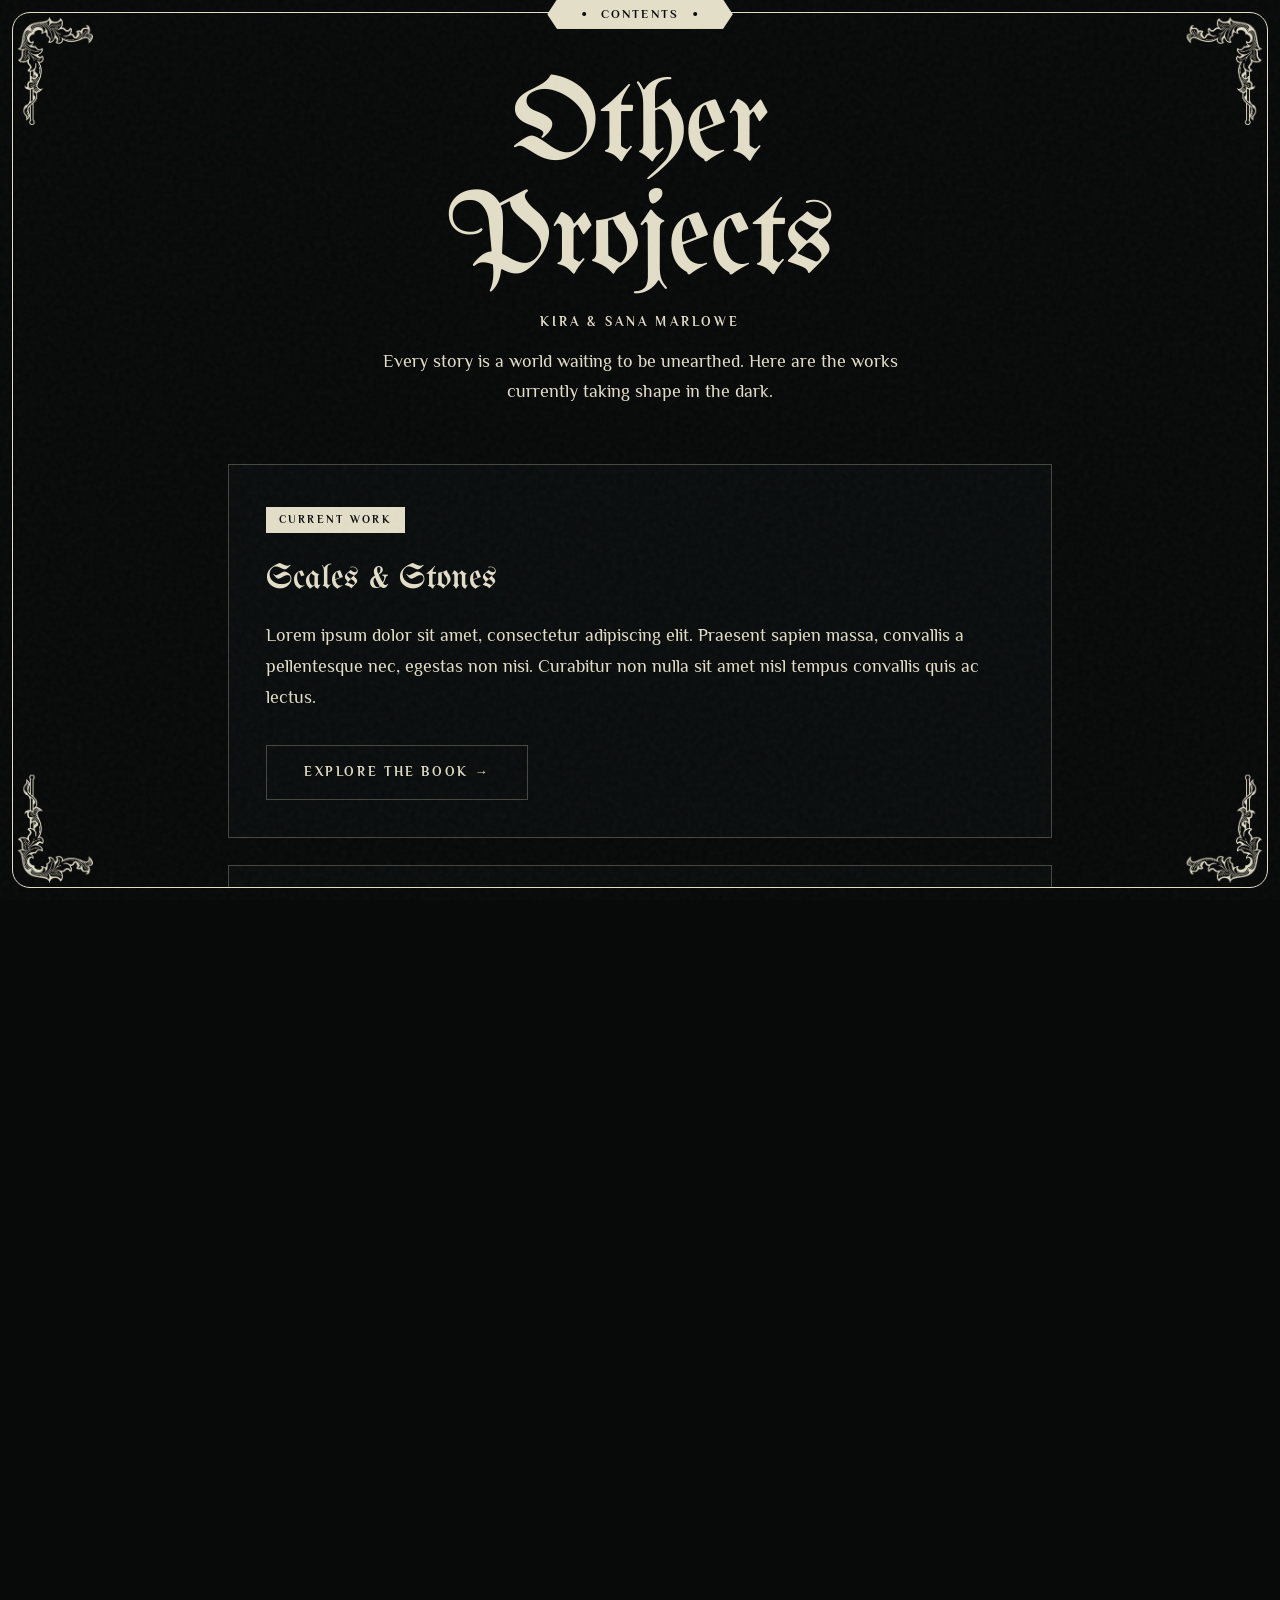
<file: projects.html>
<!DOCTYPE html>
<html lang="en">
<head>
  <meta charset="UTF-8">
  <meta name="viewport" content="width=device-width, initial-scale=1.0">
  <title>Other Projects — Kira &amp; Sana Marlowe</title>
  <meta name="description" content="Upcoming books and creative projects by Kira & Sana Marlowe.">
  <link rel="stylesheet" href="css/style.css">
</head>
<body>

  <div class="viewport-frame" aria-hidden="true"></div>

  <main class="page-shell">

    <header class="hero-header">
      <h1 class="giant-blackletter">Other<br>Projects</h1>
      <p class="hero-kicker">Kira &amp; Sana Marlowe</p>
      <p class="hero-prologue-text">
        Every story is a world waiting to be unearthed. Here are the works currently taking shape in the dark.
      </p>
    </header>

    <div class="editorial-column">
      <div class="project-box">
        <span class="project-tag">Current Work</span>
        <h3>Scales &amp; Stones</h3>
        <p>
          Lorem ipsum dolor sit amet, consectetur adipiscing elit. Praesent sapien massa, convallis a pellentesque nec, egestas non nisi. Curabitur non nulla sit amet nisl tempus convallis quis ac lectus.
        </p>
        <a href="book.html" class="btn-gothic outline" style="margin-top: 0.5rem;">Explore the Book &rarr;</a>
      </div>

      <div class="project-box">
        <span class="project-tag">In Development</span>
        <h3>Untitled Companion Work</h3>
        <p>
          Curabitur arcu erat, accumsan id imperdiet et, porttitor at sem. Nulla quis lorem ut libero malesuada feugiat. Proin eget tortor risus. Details to be revealed.
        </p>
      </div>

      <div class="project-box">
        <span class="project-tag">Future Concept</span>
        <h3>Secret Project</h3>
        <p>
          Vestibulum ac diam sit amet quam vehicula elementum sed sit amet dui. Pellentesque in ipsum id orci porta dapibus.
        </p>
      </div>
    </div>

    <footer class="site-footer">
      <div class="social-links">
        <a href="#" class="social-link" aria-label="Instagram">
          <svg viewBox="0 0 24 24"><path d="M12 2.163c3.204 0 3.584.012 4.85.07 3.252.148 4.771 1.691 4.919 4.919.058 1.265.069 1.645.069 4.849 0 3.205-.012 3.584-.069 4.849-.149 3.225-1.664 4.771-4.919 4.919-1.266.058-1.644.07-4.85.07-3.204 0-3.584-.012-4.849-.07-3.26-.149-4.771-1.699-4.919-4.92-.058-1.265-.07-1.644-.07-4.849 0-3.204.013-3.583.07-4.849.149-3.227 1.664-4.771 4.919-4.919 1.266-.057 1.645-.069 4.849-.069zM12 0C8.741 0 8.333.014 7.053.072 2.695.272.273 2.69.073 7.052.014 8.333 0 8.741 0 12c0 3.259.014 3.668.072 4.948.2 4.358 2.618 6.78 6.98 6.98C8.333 23.986 8.741 24 12 24c3.259 0 3.668-.014 4.948-.072 4.354-.2 6.782-2.618 6.979-6.98.059-1.28.073-1.689.073-4.948 0-3.259-.014-3.667-.072-4.947-.196-4.354-2.617-6.78-6.979-6.98C15.668.014 15.259 0 12 0zm0 5.838a6.162 6.162 0 100 12.324 6.162 6.162 0 000-12.324zM12 16a4 4 0 110-8 4 4 0 010 8zm6.406-11.845a1.44 1.44 0 100 2.881 1.44 1.44 0 000-2.881z"/></svg>
        </a>
        <a href="#" class="social-link" aria-label="TikTok">
          <svg viewBox="0 0 24 24"><path d="M19.59 6.69a4.83 4.83 0 01-3.77-4.25V2h-3.45v13.67a2.89 2.89 0 01-2.88 2.5 2.89 2.89 0 01-2.89-2.89 2.89 2.89 0 012.89-2.89c.28 0 .54.04.79.1v-3.5a6.37 6.37 0 00-.79-.05A6.34 6.34 0 003.15 15.2a6.34 6.34 0 0010.86 4.48 6.3 6.3 0 001.87-4.49V8.74a8.18 8.18 0 004.71 1.49V6.79a4.84 4.84 0 01-1-.1z"/></svg>
        </a>
        <a href="#" class="social-link" aria-label="Goodreads">
          <svg viewBox="0 0 24 24"><path d="M11.43 23.995c-3.608-.208-6.274-2.077-6.448-5.078.695.007 1.375-.013 2.07-.006.224 1.342 1.065 2.43 2.683 3.026 1.583.496 3.737.46 5.082-.174 1.351-.636 2.145-1.822 2.503-3.577.212-1.039.236-2.127.184-3.197-.031-.644-.104-1.218-.272-1.772-.2.376-.4.748-.637 1.096-.96 1.398-2.394 2.205-4.193 2.299-3.673.19-6.164-1.741-7.067-4.399-.492-1.45-.607-2.975-.456-4.515.247-2.524 1.196-4.588 3.326-5.95C9.721.587 11.597.24 13.58.755c1.27.33 2.263 1.084 3.088 2.082.037.045.075.088.144.17V1.005h2.117v15.146c0 1.395-.148 2.737-.702 4.008-.8 1.836-2.24 2.97-4.14 3.435-1.18.3-2.395.37-3.655.4zM16.78 9.377c-.04-1.218-.18-2.36-.63-3.434-.588-1.408-1.63-2.228-3.18-2.383-1.975-.197-3.582.646-4.334 2.298-.534 1.175-.71 2.42-.663 3.693.04 1.072.183 2.121.63 3.104.666 1.467 1.835 2.202 3.453 2.166 1.932-.042 3.243-.992 3.943-2.79.37-.95.533-1.943.6-2.962.024-.24.04-.566.18-.692z"/></svg>
        </a>
      </div>
      <p class="footer-copy">&copy; 2026 Kira &amp; Sana Marlowe &middot; All Rights Reserved</p>
    </footer>

  </main>

  <script src="js/main.js"></script>
</body>
</html>
</file>
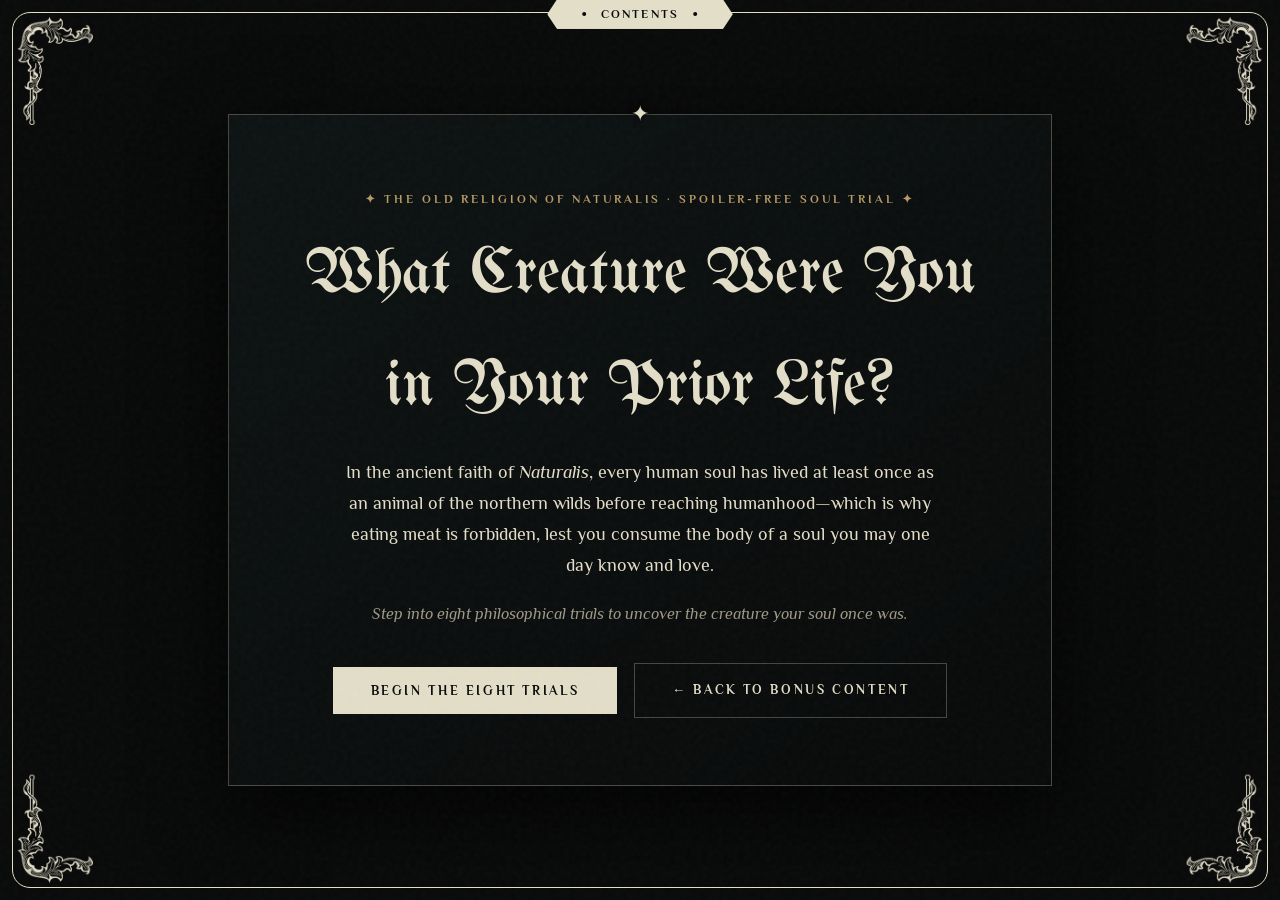
<file: quiz.html>
<!DOCTYPE html>
<html lang="en">
<head>
  <meta charset="UTF-8">
  <meta name="viewport" content="width=device-width, initial-scale=1.0">
  <title>The Trial of Naturalis — Past-Life Soul Quiz | Scales &amp; Stones</title>
  <meta name="description" content="Discover which creature of the northern wilds your soul inhabited before reaching humanhood in the faith of Naturalis from Scales & Stones by Kira & Sana Marlowe.">
  <link rel="canonical" href="https://scalesandstones.com/quiz.html">
  <link rel="icon" type="image/svg+xml" href="favicon.svg">
  <link rel="alternate icon" type="image/png" href="favicon.png">
  <link rel="apple-touch-icon" href="favicon.png">
  <link rel="stylesheet" href="style.css">
</head>
<body>

  <!-- Full-Viewport Gothic Botanical Frame & CONTENTS Button -->
  <div class="viewport-frame" aria-hidden="true"></div>

  <main class="quiz-fullscreen-shell">

    <div class="quiz-Stage-wrapper" id="naturalis-quiz-banner">
      <!-- Intro Screen (Replaced dynamically when the user clicks Begin) -->
      <div style="text-align: center; padding: 1rem 0.5rem;">
        <span class="book-badge" style="display: inline-block; font-size: 0.72rem; font-weight: 700; text-transform: uppercase; letter-spacing: 0.24em; color: var(--gold-accent); margin-bottom: 0.6rem;">
          ✦ The Old Religion of Naturalis &middot; Spoiler-Free Soul Trial ✦
        </span>
        <h1 class="section-title" style="font-size: clamp(2.4rem, 5vw, 3.8rem); margin-bottom: 0.8rem;">
          What Creature Were You in Your Prior Life?
        </h1>
        <p style="max-width: 600px; margin: 0 auto 1.2rem; color: var(--parchment); font-size: 1.05rem; line-height: 1.75;">
          In the ancient faith of <em>Naturalis</em>, every human soul has lived at least once as an animal of the northern wilds before reaching humanhood&mdash;which is why eating meat is forbidden, lest you consume the body of a soul you may one day know and love.
        </p>
        <p style="max-width: 540px; margin: 0 auto 2rem; color: var(--parchment-muted); font-size: 0.95rem; font-style: italic;">
          Step into eight philosophical trials to uncover the creature your soul once was.
        </p>
        <div class="button-group" style="justify-content: center;">
          <button type="button" class="btn-gothic" id="start-naturalis-quiz">
            Begin the Eight Trials
          </button>
          <a href="bonus.html" class="btn-gothic outline">
            &larr; Back to Bonus Content
          </a>
        </div>
      </div>
    </div>

  </main>

  <script src="quiz.js"></script>
  <script src="main.js"></script>
</body>
</html>
</file>
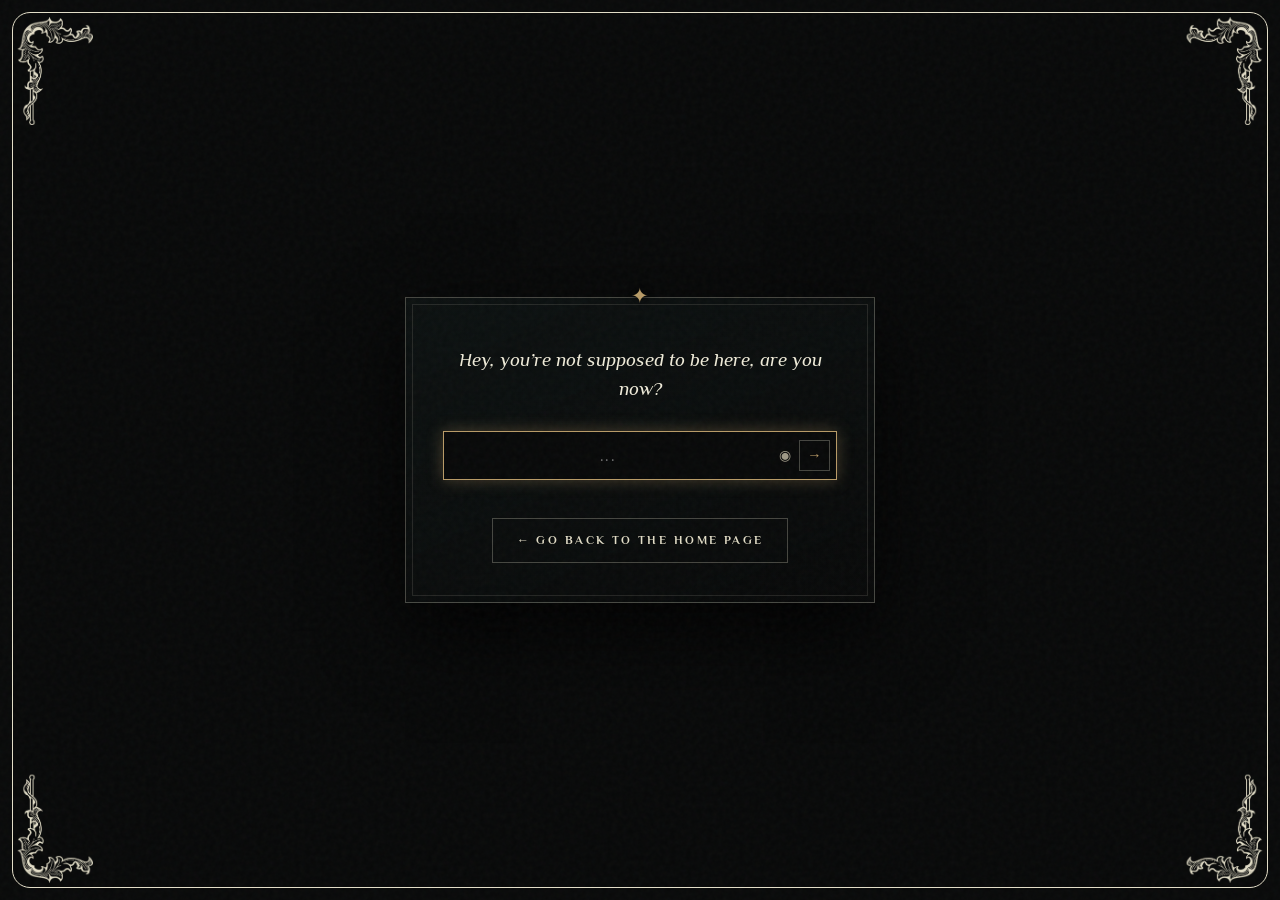
<file: scribe.html>
<!DOCTYPE html>
<html lang="en">
<head>
  <meta charset="UTF-8">
  <meta name="viewport" content="width=device-width, initial-scale=1.0">
  <meta name="robots" content="noindex, nofollow">
  <title>Scales &amp; Stones</title>
  <link rel="icon" type="image/svg+xml" href="favicon.svg">
  <link rel="stylesheet" href="style.css">
  <style>
    /* ─── Minimal Gatekeeper Lock Screen ─── */
    .gatekeeper-shell {
      min-height: 100vh;
      min-height: 100dvh;
      display: flex;
      flex-direction: column;
      align-items: center;
      justify-content: center;
      padding: calc(var(--frame-inset) + 2rem);
      position: relative;
      z-index: 10;
    }

    .gatekeeper-card {
      width: 100%;
      max-width: 28rem;
      padding: 2.8rem 2.2rem 2.3rem;
      border: 1px solid var(--parchment-dim);
      background: linear-gradient(155deg, rgba(23, 38, 37, 0.28) 0%, rgba(8, 9, 9, 0.94) 100%);
      box-shadow: 0 28px 75px rgba(0, 0, 0, 0.9);
      text-align: center;
      position: relative;
      animation: pageFade 0.55s ease-out;
    }

    .gatekeeper-card::before {
      content: '✦';
      position: absolute;
      top: -0.58em;
      left: 50%;
      transform: translateX(-50%);
      color: var(--gold-accent);
      font-size: 1.25rem;
      line-height: 1;
      text-shadow: 0 0 10px var(--ink), 0 0 4px var(--ink);
    }

    .gatekeeper-card::after {
      content: '';
      position: absolute;
      inset: 6px;
      border: 1px solid var(--parchment-faint);
      pointer-events: none;
    }

    .gatekeeper-prompt {
      font-family: var(--font-body);
      font-size: 1.12rem;
      font-style: italic;
      color: var(--parchment-bright);
      line-height: 1.55;
      margin-bottom: 1.6rem;
    }

    .gatekeeper-form {
      display: flex;
      flex-direction: column;
      gap: 0.9rem;
      position: relative;
      z-index: 2;
    }

    .gatekeeper-input-wrap {
      position: relative;
      display: flex;
      align-items: center;
    }

    .gatekeeper-input-wrap .form-control {
      padding-right: 4.8rem;
      text-align: center;
      letter-spacing: 0.08em;
    }

    .gatekeeper-eye-btn {
      position: absolute;
      right: 2.4rem;
      background: transparent;
      border: none;
      color: var(--parchment-muted);
      cursor: pointer;
      padding: 0.35rem;
      font-size: 0.85rem;
      line-height: 1;
      transition: color 0.2s ease;
    }

    .gatekeeper-eye-btn:hover {
      color: var(--gold-accent);
    }

    .gatekeeper-enter-btn {
      position: absolute;
      right: 0.45rem;
      background: transparent;
      border: 1px solid var(--parchment-dim);
      color: var(--gold-accent);
      cursor: pointer;
      width: 1.85rem;
      height: 1.85rem;
      display: inline-flex;
      align-items: center;
      justify-content: center;
      font-size: 0.85rem;
      transition: all 0.2s ease;
    }

    .gatekeeper-enter-btn:hover {
      background: var(--gold-accent);
      color: var(--ink);
      border-color: var(--gold-accent);
    }

    .gatekeeper-error {
      font-size: 0.8rem;
      color: #D46A6A;
      min-height: 1.2em;
      font-style: italic;
      margin: -0.2rem 0 0.1rem;
    }

    .gatekeeper-card.shake {
      animation: gateShake 0.42s ease;
      border-color: rgba(212, 106, 106, 0.65);
    }

    @keyframes gateShake {
      0%, 100% { transform: translateX(0); }
      20% { transform: translateX(-8px); }
      40% { transform: translateX(8px); }
      60% { transform: translateX(-5px); }
      80% { transform: translateX(5px); }
    }

    .gatekeeper-home-btn {
      margin-top: 0.5rem;
      padding: 0.65rem 1.4rem;
      font-size: 0.72rem;
    }

    /* ─── Sanctuary Scribe Studio ─── */
    .scribe-studio {
      display: none;
      padding: calc(var(--frame-inset) + 2rem) calc(var(--frame-inset) + 2rem) calc(var(--frame-inset) + 3rem);
      max-width: 68rem;
      margin: 0 auto;
      position: relative;
      z-index: 10;
      animation: pageFade 0.5s ease-out;
    }

    .scribe-studio.active {
      display: block;
    }

    .studio-topbar {
      display: flex;
      flex-wrap: wrap;
      align-items: center;
      justify-content: space-between;
      gap: 1rem;
      padding-bottom: 1.4rem;
      margin-bottom: 1.6rem;
      border-bottom: 1px solid var(--parchment-faint);
    }

    .studio-brand .eyebrow {
      font-size: 0.7rem;
      font-weight: 700;
      text-transform: uppercase;
      letter-spacing: 0.26em;
      color: var(--gold-accent);
      margin-bottom: 0.2rem;
    }

    .studio-brand h1 {
      font-family: var(--font-title);
      font-size: clamp(2rem, 4vw, 2.9rem);
      font-weight: 400;
      color: var(--parchment);
      line-height: 1.05;
    }

    .studio-top-actions {
      display: flex;
      flex-wrap: wrap;
      gap: 0.65rem;
      align-items: center;
    }

    .btn-studio-sm {
      appearance: none;
      background: transparent;
      border: 1px solid var(--parchment-dim);
      color: var(--parchment);
      font-family: var(--font-body);
      font-size: 0.7rem;
      font-weight: 700;
      text-transform: uppercase;
      letter-spacing: 0.16em;
      padding: 0.55rem 1.05rem;
      cursor: pointer;
      display: inline-flex;
      align-items: center;
      gap: 0.4rem;
      transition: all 0.2s ease;
    }

    .btn-studio-sm:hover:not(:disabled) {
      border-color: var(--gold-accent);
      color: var(--gold-accent);
      background: rgba(184, 155, 103, 0.08);
    }

    .btn-studio-sm:disabled {
      opacity: 0.4;
      cursor: not-allowed;
    }

    .btn-studio-sm.danger:hover:not(:disabled) {
      border-color: #D45B5B;
      color: #D45B5B;
      background: rgba(212, 91, 91, 0.1);
    }

    .btn-studio-sm.gold {
      background: rgba(184, 155, 103, 0.16);
      border-color: var(--gold-accent);
      color: var(--parchment-bright);
    }

    .btn-studio-sm.gold:hover:not(:disabled) {
      background: var(--gold-accent);
      color: var(--ink);
    }

    /* Metadata Card */
    .studio-panel {
      border: 1px solid var(--parchment-dim);
      background: rgba(13, 17, 17, 0.85);
      padding: 1.5rem 1.7rem;
      margin-bottom: 1.4rem;
    }

    .studio-post-bar {
      display: flex;
      flex-wrap: wrap;
      gap: 0.8rem;
      align-items: center;
      padding-bottom: 1.2rem;
      margin-bottom: 1.2rem;
      border-bottom: 1px solid var(--parchment-faint);
    }

    .studio-post-bar label {
      font-size: 0.72rem;
      font-weight: 700;
      text-transform: uppercase;
      letter-spacing: 0.18em;
      color: var(--gold-accent);
      white-space: nowrap;
    }

    .studio-post-bar select {
      flex: 1;
      min-width: 220px;
    }

    .meta-grid-2 {
      display: grid;
      grid-template-columns: 1.5fr 1fr;
      gap: 1rem;
      margin-bottom: 1rem;
    }

    .meta-grid-3 {
      display: grid;
      grid-template-columns: 1fr 1fr 1fr;
      gap: 1rem;
      margin-bottom: 1rem;
    }

    .studio-field label {
      display: flex;
      justify-content: space-between;
      align-items: center;
      font-size: 0.68rem;
      font-weight: 700;
      text-transform: uppercase;
      letter-spacing: 0.18em;
      color: var(--parchment-muted);
      margin-bottom: 0.4rem;
    }

    .inline-helper-btn {
      background: none;
      border: none;
      color: var(--gold-accent);
      font-family: var(--font-body);
      font-size: 0.68rem;
      text-transform: uppercase;
      letter-spacing: 0.12em;
      cursor: pointer;
      text-decoration: underline;
    }

    .inline-helper-btn:hover {
      color: var(--parchment-bright);
    }

    .date-input-row {
      display: flex;
      gap: 0.45rem;
      align-items: stretch;
    }

    .date-picker-hidden {
      width: 2.6rem;
      padding: 0 0.35rem;
      cursor: pointer;
      color-scheme: dark;
    }

    /* ─── Word / Google Docs Toolbar ─── */
    .editor-shell {
      border: 1px solid var(--parchment-dim);
      background: rgba(10, 13, 13, 0.94);
      margin-bottom: 1.5rem;
    }

    .editor-toolbar {
      position: sticky;
      top: calc(var(--frame-inset) + 2px);
      z-index: 50;
      background: #0F1414;
      border-bottom: 1px solid var(--parchment-dim);
      padding: 0.65rem 0.9rem;
      display: flex;
      flex-direction: column;
      gap: 0.55rem;
      box-shadow: 0 10px 28px rgba(0, 0, 0, 0.65);
    }

    .toolbar-row {
      display: flex;
      flex-wrap: wrap;
      align-items: center;
      gap: 0.35rem;
    }

    .tb-sep {
      width: 1px;
      height: 1.5rem;
      background: var(--parchment-faint);
      margin: 0 0.25rem;
    }

    .tb-select {
      background: #080909;
      border: 1px solid var(--parchment-dim);
      color: var(--parchment);
      font-family: var(--font-body);
      font-size: 0.8rem;
      padding: 0.36rem 1.8rem 0.36rem 0.6rem;
      cursor: pointer;
      outline: none;
      appearance: none;
      -webkit-appearance: none;
      background-image: url("data:image/svg+xml,%3Csvg xmlns='http://www.w3.org/2000/svg' width='10' height='6' viewBox='0 0 12 8' fill='none'%3E%3Cpath d='M1 1.5L6 6.5L11 1.5' stroke='%23B89B67' stroke-width='1.6' stroke-linecap='round' stroke-linejoin='round'/%3E%3C/svg%3E");
      background-repeat: no-repeat;
      background-position: right 0.55rem center;
      transition: border-color 0.2s ease;
    }

    .tb-select:hover,
    .tb-select:focus {
      border-color: var(--gold-accent);
    }

    .tb-select option {
      background: #0D1111;
      color: var(--parchment);
    }

    .tb-size-stepper {
      display: inline-flex;
      align-items: center;
      border: 1px solid var(--parchment-dim);
      background: #080909;
    }

    .tb-size-stepper button {
      background: transparent;
      border: none;
      color: var(--parchment);
      width: 1.7rem;
      height: 1.9rem;
      cursor: pointer;
      font-size: 0.95rem;
      line-height: 1;
      transition: background 0.15s ease, color 0.15s ease;
    }

    .tb-size-stepper button:hover {
      background: rgba(184, 155, 103, 0.16);
      color: var(--gold-accent);
    }

    .tb-size-input {
      width: 2.3rem;
      background: transparent;
      border: none;
      border-left: 1px solid var(--parchment-faint);
      border-right: 1px solid var(--parchment-faint);
      color: var(--parchment-bright);
      text-align: center;
      font-family: var(--font-body);
      font-size: 0.8rem;
      height: 1.9rem;
      outline: none;
    }

    .tb-btn {
      appearance: none;
      background: #080909;
      border: 1px solid transparent;
      color: var(--parchment);
      min-width: 2rem;
      height: 1.95rem;
      padding: 0 0.5rem;
      cursor: pointer;
      display: inline-flex;
      align-items: center;
      justify-content: center;
      gap: 0.35rem;
      font-family: var(--font-body);
      font-size: 0.85rem;
      transition: all 0.15s ease;
      position: relative;
    }

    .tb-btn:hover {
      border-color: var(--parchment-dim);
      background: rgba(23, 38, 37, 0.5);
      color: var(--parchment-bright);
    }

    .tb-btn.active {
      border-color: var(--gold-accent);
      background: rgba(184, 155, 103, 0.22);
      color: var(--gold-accent);
    }

    .tb-btn.tb-photo-btn {
      border: 1px solid rgba(184, 155, 103, 0.55);
      background: rgba(184, 155, 103, 0.12);
      color: var(--gold-accent);
      font-size: 0.72rem;
      font-weight: 700;
      text-transform: uppercase;
      letter-spacing: 0.12em;
      padding: 0 0.75rem;
    }

    .tb-btn.tb-photo-btn:hover {
      background: var(--gold-accent);
      color: var(--ink);
    }

    .tb-btn svg {
      width: 15px;
      height: 15px;
      stroke: currentColor;
      fill: none;
      stroke-width: 2;
      stroke-linecap: round;
      stroke-linejoin: round;
    }

    .color-indicator-bar {
      display: block;
      width: 14px;
      height: 3px;
      margin-top: 1px;
      background: var(--gold-accent);
    }

    /* Color Swatch Popover */
    .tb-popover-wrap {
      position: relative;
      display: inline-block;
    }

    .tb-popover {
      position: absolute;
      top: calc(100% + 6px);
      left: 0;
      z-index: 100;
      background: #0D1111;
      border: 1px solid var(--gold-accent);
      padding: 0.75rem;
      width: 13.5rem;
      box-shadow: 0 18px 40px rgba(0, 0, 0, 0.9);
      display: none;
    }

    .tb-popover.open {
      display: block;
    }

    .tb-popover-title {
      font-size: 0.65rem;
      font-weight: 700;
      text-transform: uppercase;
      letter-spacing: 0.16em;
      color: var(--parchment-muted);
      margin-bottom: 0.5rem;
    }

    .swatch-grid {
      display: grid;
      grid-template-columns: repeat(4, 1fr);
      gap: 0.45rem;
      margin-bottom: 0.65rem;
    }

    .swatch-btn {
      width: 100%;
      aspect-ratio: 1;
      border: 1px solid var(--parchment-dim);
      cursor: pointer;
      transition: transform 0.15s ease, border-color 0.15s ease;
    }

    .swatch-btn:hover {
      transform: scale(1.1);
      border-color: var(--gold-accent);
    }

    .custom-color-row {
      display: flex;
      align-items: center;
      justify-content: space-between;
      gap: 0.5rem;
      padding-top: 0.5rem;
      border-top: 1px solid var(--parchment-faint);
      font-size: 0.72rem;
      color: var(--parchment-muted);
    }

    .custom-color-row input[type="color"] {
      background: transparent;
      border: 1px solid var(--parchment-dim);
      width: 2.2rem;
      height: 1.5rem;
      cursor: pointer;
      padding: 0;
    }

    /* ─── Contextual Image Placement Inspector ─── */
    .image-inspector {
      display: none;
      background: linear-gradient(90deg, rgba(184, 155, 103, 0.15), rgba(23, 38, 37, 0.35));
      border-top: 1px solid rgba(184, 155, 103, 0.45);
      padding: 0.6rem 0.9rem;
      margin-top: 0.25rem;
      flex-wrap: wrap;
      align-items: center;
      gap: 0.75rem;
      font-size: 0.72rem;
    }

    .image-inspector.open {
      display: flex;
    }

    .inspector-group {
      display: flex;
      align-items: center;
      gap: 0.3rem;
    }

    .inspector-label {
      text-transform: uppercase;
      letter-spacing: 0.14em;
      color: var(--gold-accent);
      font-weight: 700;
      margin-right: 0.25rem;
    }

    .insp-btn {
      background: #080909;
      border: 1px solid var(--parchment-dim);
      color: var(--parchment);
      font-family: var(--font-body);
      font-size: 0.7rem;
      font-weight: 700;
      white-space: nowrap;
      padding: 0.28rem 0.55rem;
      cursor: pointer;
      transition: background-color 0.15s ease, border-color 0.15s ease, color 0.15s ease;
    }

    .insp-btn:hover,
    .insp-btn.active {
      border-color: var(--gold-accent);
      background: var(--gold-accent);
      color: var(--ink);
    }

    .insp-btn.insp-delete:hover {
      border-color: #D45B5B !important;
      background: #D45B5B !important;
      color: #080909 !important;
    }

    .insp-caption-input {
      background: #080909;
      border: 1px solid var(--parchment-dim);
      color: var(--parchment);
      font-family: var(--font-body);
      font-size: 0.78rem;
      padding: 0.28rem 0.6rem;
      width: 12rem;
      outline: none;
    }

    .insp-caption-input:focus {
      border-color: var(--gold-accent);
    }

    /* ─── Editor Writing Canvas ─── */
    .editor-canvas-wrap {
      padding: 2.2rem 2.5rem;
      background: rgba(13, 17, 17, 0.65);
    }

    #editor-surface {
      min-height: 440px;
      outline: none;
      max-width: 49rem;
      margin: 0 auto;
      font-size: 1.05rem;
    }

    #editor-surface:empty::before {
      content: attr(data-placeholder);
      color: var(--parchment-muted);
      font-style: italic;
      opacity: 0.65;
      pointer-events: none;
    }

    #editor-surface .blog-figure {
      cursor: pointer;
      transition: outline 0.2s ease, box-shadow 0.2s ease;
    }

    #editor-surface .blog-figure:hover {
      outline: 1px dashed rgba(184, 155, 103, 0.7);
      outline-offset: 4px;
    }

    #editor-surface .blog-figure.selected-figure {
      outline: 2px solid var(--gold-accent);
      outline-offset: 5px;
      box-shadow: 0 0 24px rgba(184, 155, 103, 0.28);
    }

    #editor-surface .blog-figure.selected-figure::after {
      content: '✦ Double-click image or use top bar to change photo, size & description';
      display: block;
      margin-top: 0.45rem;
      font-family: var(--font-body);
      font-size: 0.65rem;
      font-weight: 700;
      font-style: normal;
      text-transform: uppercase;
      letter-spacing: 0.14em;
      color: var(--gold-accent);
      text-align: center;
      pointer-events: none;
    }

    #editor-surface .blog-graphic-divider,
    #editor-surface hr.gothic-divider,
    #editor-surface hr.clean-line-divider {
      cursor: pointer;
      transition: outline 0.2s ease, box-shadow 0.2s ease;
    }

    #editor-surface .blog-graphic-divider {
      padding: 0.35rem 0.5rem;
    }

    #editor-surface .blog-graphic-divider:hover,
    #editor-surface hr.gothic-divider:hover,
    #editor-surface hr.clean-line-divider:hover {
      outline: 1px dashed rgba(184, 155, 103, 0.7);
      outline-offset: 4px;
    }

    #editor-surface .blog-graphic-divider.selected-divider,
    #editor-surface hr.gothic-divider.selected-divider,
    #editor-surface hr.clean-line-divider.selected-divider {
      outline: 2px solid var(--gold-accent);
      outline-offset: 5px;
      background-color: rgba(184, 155, 103, 0.06);
    }

    /* ─── Drafts & Publish Queue Dashboard for Kira & Sana ─── */
    .queue-dashboard-panel {
      border: 1px solid var(--parchment-dim);
      background: linear-gradient(160deg, rgba(23, 38, 37, 0.26) 0%, rgba(10, 13, 13, 0.94) 100%);
      padding: 1.35rem 1.65rem;
      margin-bottom: 1.4rem;
    }

    .queue-dashboard-header {
      display: flex;
      flex-wrap: wrap;
      align-items: center;
      justify-content: space-between;
      gap: 0.9rem;
      padding-bottom: 1rem;
      border-bottom: 1px solid var(--parchment-faint);
    }

    .queue-dashboard-title-group {
      display: flex;
      align-items: center;
      gap: 0.75rem;
      flex-wrap: wrap;
    }

    .queue-dashboard-title {
      font-size: 0.76rem;
      font-weight: 700;
      text-transform: uppercase;
      letter-spacing: 0.2em;
      color: var(--gold-accent);
    }

    .queue-tabs {
      display: flex;
      flex-wrap: wrap;
      gap: 0.45rem;
    }

    .queue-tab-btn {
      appearance: none;
      background: #080909;
      border: 1px solid var(--parchment-dim);
      color: var(--parchment-muted);
      font-family: var(--font-body);
      font-size: 0.68rem;
      font-weight: 700;
      text-transform: uppercase;
      letter-spacing: 0.14em;
      padding: 0.4rem 0.85rem;
      cursor: pointer;
      transition: all 0.18s ease;
    }

    .queue-tab-btn:hover,
    .queue-tab-btn.active {
      border-color: var(--gold-accent);
      color: var(--parchment-bright);
      background: rgba(184, 155, 103, 0.18);
    }

    .queue-list-container {
      margin-top: 1rem;
      display: flex;
      flex-direction: column;
      gap: 0.6rem;
      max-height: 280px;
      overflow-y: auto;
      padding-right: 0.25rem;
    }

    .queue-item-row {
      display: flex;
      flex-wrap: wrap;
      align-items: center;
      justify-content: space-between;
      gap: 0.85rem;
      padding: 0.75rem 1rem;
      border: 1px solid var(--parchment-faint);
      background: rgba(8, 9, 9, 0.78);
      transition: border-color 0.2s ease, background 0.2s ease;
    }

    .queue-item-row:hover {
      border-color: var(--parchment-dim);
      background: rgba(18, 26, 25, 0.72);
    }

    .queue-item-row.active-editing {
      border-color: var(--gold-accent);
      background: rgba(184, 155, 103, 0.1);
    }

    .queue-item-info {
      display: flex;
      align-items: center;
      gap: 0.75rem;
      flex-wrap: wrap;
      min-width: 0;
      flex: 1;
    }

    .status-pill-badge {
      font-size: 0.62rem;
      font-weight: 700;
      text-transform: uppercase;
      letter-spacing: 0.16em;
      padding: 0.22rem 0.55rem;
      border: 1px solid var(--parchment-dim);
      white-space: nowrap;
    }

    .status-pill-badge.status-draft {
      border-color: #C79B52;
      color: #F2D29B;
      background: rgba(199, 155, 82, 0.16);
    }

    .status-pill-badge.status-queued {
      border-color: #78B8A0;
      color: #A4E5CC;
      background: rgba(120, 184, 160, 0.16);
    }

    .status-pill-badge.status-published {
      border-color: var(--parchment-dim);
      color: var(--parchment-muted);
      background: rgba(227, 222, 200, 0.06);
    }

    .queue-item-title {
      font-weight: 700;
      color: var(--parchment-bright);
      font-size: 0.96rem;
    }

    .queue-item-meta {
      font-size: 0.75rem;
      color: var(--parchment-muted);
    }

    .queue-item-actions {
      display: flex;
      align-items: center;
      gap: 0.45rem;
      flex-wrap: wrap;
    }

    /* ─── Paragraph Break / Ornament Picker Popover ─── */
    .divider-picker-popover {
      width: 25.5rem;
      max-height: 29rem;
      overflow-y: auto;
    }

    .divider-presets-grid {
      display: grid;
      grid-template-columns: repeat(2, 1fr);
      gap: 0.5rem;
      margin-bottom: 0.5rem;
    }

    .divider-option-card {
      width: 100%;
      background: #080909;
      border: 1px solid var(--parchment-dim);
      padding: 0.6rem 0.65rem;
      cursor: pointer;
      display: flex;
      flex-direction: column;
      align-items: center;
      justify-content: center;
      gap: 0.4rem;
      transition: all 0.18s ease;
      text-align: center;
    }

    .divider-option-card.full-span {
      grid-column: 1 / -1;
    }

    .divider-option-card:hover {
      border-color: var(--gold-accent);
      background: rgba(184, 155, 103, 0.14);
    }

    .divider-option-card img {
      max-width: 100%;
      max-height: 3.1rem;
      height: auto;
      object-fit: contain;
      display: block;
    }

    .divider-option-label {
      font-size: 0.62rem;
      text-transform: uppercase;
      letter-spacing: 0.13em;
      color: var(--parchment-muted);
      line-height: 1.25;
    }

    .line-preview-box {
      width: 100%;
      height: 2.1rem;
      display: flex;
      align-items: center;
      justify-content: center;
      gap: 0.45rem;
      padding: 0 0.4rem;
    }

    .line-preview-bar {
      flex: 1;
      height: 1px;
      background: var(--parchment);
      opacity: 0.85;
      transition: background-color 0.15s ease;
    }

    .line-preview-star {
      color: var(--parchment);
      font-size: 0.82rem;
      line-height: 1;
      transition: color 0.15s ease;
    }

    .divider-picker-popover.palette-gold .line-preview-bar {
      background: var(--gold-accent);
    }

    .divider-picker-popover.palette-gold .line-preview-star {
      color: var(--gold-accent);
    }

    .divider-color-toggle-bar {
      display: flex;
      gap: 0.4rem;
      margin-bottom: 0.65rem;
    }

    .divider-color-toggle-btn {
      flex: 1;
      background: #080909;
      border: 1px solid var(--parchment-dim);
      color: var(--parchment-muted);
      font-family: var(--font-body);
      font-size: 0.66rem;
      font-weight: 700;
      text-transform: uppercase;
      letter-spacing: 0.12em;
      padding: 0.36rem 0.5rem;
      cursor: pointer;
      display: inline-flex;
      align-items: center;
      justify-content: center;
      gap: 0.35rem;
      transition: all 0.15s ease;
    }

    .divider-color-toggle-btn.active,
    .divider-color-toggle-btn:hover {
      border-color: var(--gold-accent);
      color: var(--parchment-bright);
      background: rgba(184, 155, 103, 0.18);
    }

    .divider-custom-upload-box {
      margin-top: 0.55rem;
      padding-top: 0.65rem;
      border-top: 1px solid var(--parchment-faint);
      display: flex;
      flex-direction: column;
      gap: 0.45rem;
    }

    .editor-statusbar {
      display: flex;
      justify-content: space-between;
      align-items: center;
      padding: 0.6rem 1.2rem;
      border-top: 1px solid var(--parchment-faint);
      font-size: 0.72rem;
      letter-spacing: 0.14em;
      text-transform: uppercase;
      color: var(--parchment-muted);
      background: #0A0D0D;
    }

    /* Preview Pane */
    #preview-surface {
      display: none;
      padding: 2rem 1.5rem;
      background: rgba(8, 9, 9, 0.85);
    }

    #preview-surface.active {
      display: block;
    }

    .preview-label {
      font-size: 0.68rem;
      font-weight: 700;
      text-transform: uppercase;
      letter-spacing: 0.22em;
      color: var(--gold-accent);
      margin-bottom: 0.8rem;
    }

    /* Publish & GitHub Connection Footer */
    .publish-panel {
      border: 1px solid var(--parchment-dim);
      background: linear-gradient(145deg, rgba(23, 38, 37, 0.24), rgba(8, 9, 9, 0.94));
      padding: 1.6rem 1.8rem;
    }

    .publish-actions-row {
      display: grid;
      grid-template-columns: repeat(3, 1fr);
      gap: 0.85rem;
    }

    .publish-btn-group {
      display: contents;
    }

    .publish-actions-row button {
      appearance: none;
      width: 100%;
      height: 3.1rem;
      background: #080909 !important;
      border: 1px solid var(--parchment-dim) !important;
      color: var(--parchment) !important;
      font-family: var(--font-body) !important;
      font-size: 0.72rem !important;
      font-weight: 700 !important;
      text-transform: uppercase !important;
      letter-spacing: 0.16em !important;
      padding: 0 1rem !important;
      cursor: pointer;
      display: inline-flex;
      align-items: center;
      justify-content: center;
      gap: 0.45rem;
      text-align: center;
      transition: background-color 0.2s ease, color 0.2s ease, border-color 0.2s ease;
    }

    .publish-actions-row button:hover:not(:disabled) {
      background: var(--parchment) !important;
      color: var(--ink) !important;
      border-color: var(--parchment) !important;
    }

    .publish-actions-row button:hover:not(:disabled) span {
      color: var(--ink) !important;
    }

    @media (max-width: 780px) {
      .publish-actions-row {
        grid-template-columns: 1fr;
      }
    }

    .publish-status-box {
      margin-top: 1rem;
      padding: 0.9rem 1.1rem;
      border: 1px solid var(--gold-accent);
      background: rgba(184, 155, 103, 0.1);
      color: var(--parchment-bright);
      font-size: 0.9rem;
      display: none;
      line-height: 1.6;
    }

    .publish-status-box.error {
      border-color: #D45B5B;
      background: rgba(212, 91, 91, 0.12);
      color: #F2BABA;
    }

    .gh-settings-drawer {
      margin-top: 1.4rem;
      padding-top: 1.3rem;
      border-top: 1px solid var(--parchment-faint);
      display: none;
    }

    .gh-settings-drawer.open {
      display: block;
    }

    .gh-guide-box {
      background: rgba(8, 9, 9, 0.75);
      border-left: 2px solid var(--gold-accent);
      padding: 0.95rem 1.2rem;
      margin-bottom: 1.1rem;
      font-size: 0.85rem;
      color: var(--parchment-muted);
      line-height: 1.65;
    }

    .gh-guide-box strong {
      color: var(--parchment-bright);
    }

    /* Modals inside Studio */
    .studio-modal-backdrop {
      position: fixed;
      inset: 0;
      background: rgba(4, 6, 6, 0.84);
      backdrop-filter: blur(5px);
      z-index: 1300;
      display: none;
      align-items: center;
      justify-content: center;
      padding: 1.5rem;
    }

    .studio-modal-backdrop.open {
      display: flex;
    }

    .studio-modal-card {
      width: 100%;
      max-width: 31rem;
      border: 1px solid var(--parchment);
      background: linear-gradient(170deg, #121D1C 0%, #080909 100%);
      padding: 2rem 1.9rem;
      box-shadow: 0 28px 75px rgba(0, 0, 0, 0.95);
      position: relative;
    }

    .studio-modal-card h3 {
      font-family: var(--font-title);
      font-size: 1.85rem;
      font-weight: 400;
      color: var(--parchment);
      margin-bottom: 0.9rem;
    }

    .photo-dropzone {
      border: 1.5px dashed var(--parchment-dim);
      padding: 1.4rem 1rem;
      text-align: center;
      cursor: pointer;
      background: rgba(8, 9, 9, 0.6);
      margin-bottom: 0.9rem;
      transition: border-color 0.2s ease, background 0.2s ease;
    }

    .photo-dropzone:hover,
    .photo-dropzone.dragover {
      border-color: var(--gold-accent);
      background: rgba(184, 155, 103, 0.08);
    }

    .photo-preview-thumb {
      max-height: 150px;
      margin: 0.75rem auto 0;
      border: 1px solid var(--parchment-dim);
      display: none;
    }

    .choice-pills-row {
      display: flex;
      flex-wrap: wrap;
      gap: 0.45rem;
      margin-top: 0.35rem;
    }

    .choice-pill {
      background: #080909;
      border: 1px solid var(--parchment-dim);
      color: var(--parchment-muted);
      font-family: var(--font-body);
      font-size: 0.72rem;
      padding: 0.38rem 0.75rem;
      cursor: pointer;
      transition: all 0.15s ease;
    }

    .choice-pill.active,
    .choice-pill:hover {
      border-color: var(--gold-accent);
      color: var(--ink);
      background: var(--gold-accent);
      font-weight: 700;
    }

    /* ─── Clean Scribe Hub Landing Menu (Mom-Friendly 4-Option Navigation) ─── */
    .scribe-hub-view {
      padding: 1rem 0 2.5rem;
      animation: pageFade 0.35s ease-out;
    }

    .scribe-hub-intro {
      text-align: center;
      max-width: 38rem;
      margin: 0 auto 2rem;
      color: var(--parchment-muted);
      font-size: 1rem;
      line-height: 1.6;
    }

    .scribe-hub-grid {
      display: grid;
      grid-template-columns: repeat(2, 1fr);
      gap: 1.35rem;
    }

    .scribe-hub-card {
      border: 1px solid var(--parchment-dim);
      background: linear-gradient(155deg, rgba(23, 38, 37, 0.24) 0%, rgba(10, 13, 13, 0.94) 100%);
      padding: 1.85rem 1.75rem;
      display: flex;
      flex-direction: column;
      justify-content: space-between;
      gap: 1.15rem;
      transition: border-color 0.22s ease, transform 0.22s ease, box-shadow 0.22s ease;
    }

    .scribe-hub-card:hover {
      border-color: var(--gold-accent);
      box-shadow: 0 16px 40px rgba(0, 0, 0, 0.75);
    }

    .scribe-hub-card-header {
      display: flex;
      align-items: baseline;
      justify-content: space-between;
      gap: 0.75rem;
      border-bottom: 1px solid var(--parchment-faint);
      padding-bottom: 0.75rem;
    }

    .scribe-hub-card h2 {
      font-family: var(--font-body);
      font-size: 1.35rem;
      font-weight: 700;
      color: var(--parchment-bright);
      letter-spacing: 0.02em;
    }

    .scribe-hub-count {
      font-size: 0.72rem;
      font-weight: 700;
      text-transform: uppercase;
      letter-spacing: 0.16em;
      color: var(--gold-accent);
      white-space: nowrap;
    }

    .scribe-hub-desc {
      font-size: 0.94rem;
      color: var(--parchment-muted);
      line-height: 1.55;
    }

    .scribe-hub-actions {
      display: flex;
      flex-direction: column;
      gap: 0.7rem;
      margin-top: auto;
    }

    .scribe-hub-template-row {
      display: flex;
      gap: 0.5rem;
      align-items: stretch;
      flex-wrap: wrap;
    }

    .scribe-hub-template-row select {
      flex: 1;
      min-width: 150px;
    }

    .scribe-subview-backbar {
      display: flex;
      align-items: center;
      justify-content: space-between;
      gap: 1rem;
      flex-wrap: wrap;
      margin-bottom: 1.2rem;
      padding-bottom: 0.9rem;
      border-bottom: 1px solid var(--parchment-faint);
    }

    @media (max-width: 780px) {
      .scribe-hub-grid,
      .meta-grid-2,
      .meta-grid-3 {
        grid-template-columns: 1fr;
      }
      .editor-canvas-wrap {
        padding: 1.4rem 1.1rem;
      }
      .scribe-studio {
        padding: calc(var(--frame-inset) + 1.4rem) calc(var(--frame-inset) + 0.9rem) 2.5rem;
      }
    }
  </style>
</head>
<body>

  <div class="viewport-frame" aria-hidden="true"></div>

  <!-- ─── MINIMAL GATEKEEPER SCREEN (No hints, no navbar) ─── -->
  <section class="gatekeeper-shell" id="gatekeeper-screen">
    <div class="gatekeeper-card" id="gatekeeper-card">
      <p class="gatekeeper-prompt">Hey, you&rsquo;re not supposed to be here, are you now?</p>
      <form class="gatekeeper-form" id="gatekeeper-form" autocomplete="on">
        <div class="gatekeeper-input-wrap">
          <input
            type="password"
            id="gatekeeper-code-input"
            class="form-control"
            placeholder="..."
            aria-label="Secret code"
            autocomplete="current-password"
            autofocus
            required
          >
          <button type="button" class="gatekeeper-eye-btn" id="gatekeeper-eye-btn" title="Show/Hide code" aria-label="Show or hide code">&#9673;</button>
          <button type="submit" class="gatekeeper-enter-btn" title="Enter" aria-label="Submit code">&rarr;</button>
        </div>
        <div class="gatekeeper-error" id="gatekeeper-error" aria-live="polite"></div>
      </form>
      <a href="home.html" class="btn-gothic outline gatekeeper-home-btn">&larr; Go back to the home page</a>
    </div>
  </section>

  <!-- ─── UNLOCKED SANCTUARY SCRIBE STUDIO ─── -->
  <main class="scribe-studio" id="scribe-studio" aria-hidden="true">
    <header class="studio-topbar">
      <div class="studio-brand">
        <div class="eyebrow">Sanctuary Scribe Studio</div>
        <h1>Journal Weaver</h1>
      </div>
      <div class="studio-top-actions">
        <button type="button" class="btn-studio-sm" id="back-to-hub-top-btn" style="display:none;">&larr; Main Menu</button>
        <button type="button" class="btn-studio-sm gold" id="toggle-preview-btn" style="display:none;">Preview Entry</button>
        <a href="blog.html" target="_blank" class="btn-studio-sm">Open Blog &nearr;</a>
        <a href="home.html" class="btn-studio-sm">Home</a>
        <button type="button" class="btn-studio-sm" id="lock-studio-btn">Lock</button>
      </div>
    </header>

    <!-- ─── VIEW 1: CLEAN 4-OPTION LANDING MENU (FOR SANA & KIRA) ─── -->
    <section class="scribe-hub-view" id="scribe-hub-view">
      <p class="scribe-hub-intro">
        Choose what you would like to do today:
      </p>

      <div class="scribe-hub-grid">
        <!-- Card 1: Write New Blog Entry (From Scratch or From Template) -->
        <article class="scribe-hub-card">
          <div>
            <div class="scribe-hub-card-header">
              <h2>Write New Blog Entry</h2>
              <span class="scribe-hub-count">Create</span>
            </div>
            <p class="scribe-hub-desc">
              Start a blank blog entry from scratch, or pick a ready-made template to fill in.
            </p>
          </div>
          <div class="scribe-hub-actions">
            <button type="button" class="btn-studio-sm gold" id="hub-write-scratch-btn" style="justify-content:center; padding:0.7rem 1rem;">
              Write From Scratch
            </button>
            <div class="scribe-hub-template-row">
              <select id="hub-template-select" class="form-control" aria-label="Choose a template">
                <option value="journal-entry">Template: Journal Entry</option>
                <option value="template-1">Template 1 (Lore &amp; Worldbuilding)</option>
                <option value="template-2">Template 2 (Writing Diary)</option>
                <option value="template-3">Template 3 (Chapter Teaser)</option>
              </select>
              <button type="button" class="btn-studio-sm" id="hub-write-template-btn">
                From Template &rarr;
              </button>
            </div>
          </div>
        </article>

        <!-- Card 2: Edit Drafts -->
        <article class="scribe-hub-card">
          <div>
            <div class="scribe-hub-card-header">
              <h2>Edit Drafts</h2>
              <span class="scribe-hub-count" id="hub-count-drafts">0 Drafts</span>
            </div>
            <p class="scribe-hub-desc">
              Open saved drafts to continue writing, move them to the publish queue, or click Publish when ready.
            </p>
          </div>
          <div class="scribe-hub-actions">
            <button type="button" class="btn-studio-sm gold" id="hub-open-drafts-btn" style="justify-content:center; padding:0.7rem 1rem;">
              Open Drafts &rarr;
            </button>
          </div>
        </article>

        <!-- Card 3: Publish Queue — Overview & Edit -->
        <article class="scribe-hub-card">
          <div>
            <div class="scribe-hub-card-header">
              <h2>Publish Queue &mdash; Overview &amp; Edit</h2>
              <span class="scribe-hub-count" id="hub-count-queue">0 in Queue</span>
            </div>
            <p class="scribe-hub-desc">
              Review finished posts waiting in your queue, reorder them, or publish the next queued entry with one click.
            </p>
          </div>
          <div class="scribe-hub-actions">
            <button type="button" class="btn-studio-sm gold" id="hub-open-queue-btn" style="justify-content:center; padding:0.7rem 1rem;">
              Open Publish Queue &rarr;
            </button>
          </div>
        </article>

        <!-- Card 4: Edit Blog Entries (Published) -->
        <article class="scribe-hub-card">
          <div>
            <div class="scribe-hub-card-header">
              <h2>Edit Blog Entries</h2>
              <span class="scribe-hub-count" id="hub-count-published">0 Published</span>
            </div>
            <p class="scribe-hub-desc">
              Browse and edit blog entries that are already live on the blog, or move an entry back to drafts.
            </p>
          </div>
          <div class="scribe-hub-actions">
            <button type="button" class="btn-studio-sm" id="hub-open-published-btn" style="justify-content:center; padding:0.7rem 1rem;">
              View Published Blog Entries &rarr;
            </button>
          </div>
        </article>
      </div>
    </section>

    <!-- ─── VIEW 2: FOCUSED LIST VIEW (DRAFTS / PUBLISH QUEUE / PUBLISHED ENTRIES) ─── -->
    <section class="queue-dashboard-panel" id="queue-dashboard-panel" style="display:none;">
      <div class="scribe-subview-backbar">
        <button type="button" class="btn-studio-sm" id="list-back-to-hub-btn">&larr; Back to Scribe Menu</button>
        <div style="display:flex; gap:0.55rem; flex-wrap:wrap; align-items:center;">
          <button type="button" class="btn-studio-sm gold" id="publish-next-queue-btn" title="1-Click Publish the next post waiting in the Queue">Publish Next in Queue</button>
          <button type="button" class="btn-studio-sm" id="new-entry-quick-btn">+ Write New Blog Entry</button>
        </div>
      </div>

      <div class="queue-dashboard-header">
        <div class="queue-dashboard-title-group">
          <span class="queue-dashboard-title" id="list-view-heading">Drafts &amp; Publish Queue</span>
          <div class="queue-tabs" id="queue-filter-tabs">
            <button type="button" class="queue-tab-btn active" data-qtab="draft">Drafts (<span id="count-draft">0</span>)</button>
            <button type="button" class="queue-tab-btn" data-qtab="queued">Publish Queue (<span id="count-queued">0</span>)</button>
            <button type="button" class="queue-tab-btn" data-qtab="published">Published Blog Entries (<span id="count-published">0</span>)</button>
            <button type="button" class="queue-tab-btn" data-qtab="drafts-queue">All Drafts &amp; Queue (<span id="count-drafts-queue">0</span>)</button>
          </div>
        </div>
      </div>
      <div class="queue-list-container" id="queue-list-container" style="max-height:none;"></div>
    </section>

    <!-- ─── VIEW 3: FOCUSED BLOG ENTRY EDITOR ─── -->
    <div id="scribe-editor-view" style="display:none;">
      <div class="scribe-subview-backbar">
        <button type="button" class="btn-studio-sm" id="editor-back-to-hub-btn">&larr; Back to Scribe Menu</button>
        <div style="display:flex; gap:0.55rem; flex-wrap:wrap;">
          <button type="button" class="btn-studio-sm" id="editor-go-drafts-btn">View Drafts</button>
          <button type="button" class="btn-studio-sm" id="editor-go-queue-btn">View Publish Queue</button>
        </div>
      </div>

      <!-- Post Selection & Metadata -->
      <section class="studio-panel">
        <div class="studio-post-bar">
          <label for="post-selector">Entry:</label>
          <select id="post-selector" class="form-control"></select>

          <label for="post-template-select" style="margin-left:0.4rem;">Template:</label>
          <select id="post-template-select" class="form-control" style="max-width: 215px;">
            <option value="empty">Empty Blog Page</option>
            <option value="journal-entry">Template: Journal Entry</option>
            <option value="template-1">Template 1 (Lore &amp; Worldbuilding)</option>
            <option value="template-2">Template 2 (Writing Diary)</option>
            <option value="template-3">Template 3 (Chapter Teaser)</option>
          </select>

          <label for="post-status" style="margin-left:0.4rem;">Status:</label>
          <select id="post-status" class="form-control" style="max-width: 210px;">
            <option value="published">Published (Live on Blog)</option>
            <option value="draft">Shared Draft</option>
            <option value="queued">Queue</option>
          </select>
          <button type="button" class="btn-studio-sm danger" id="delete-post-btn" disabled>Delete Entry</button>
        </div>

        <div class="meta-grid-2">
          <div class="studio-field">
            <label for="post-title">Post Title</label>
            <input type="text" id="post-title" class="form-control" placeholder="e.g., Secrets of the Bloodline Magic...">
          </div>
          <div class="studio-field">
            <label for="post-id">
              <span>URL Slug ID</span>
              <button type="button" class="inline-helper-btn" id="regen-slug-btn">Regenerate</button>
            </label>
            <input type="text" id="post-id" class="form-control" placeholder="e.g., secrets-of-bloodline-magic">
          </div>
        </div>

        <div class="meta-grid-3">
          <div class="studio-field">
            <label for="post-date">
              <span>Publication Date</span>
              <label style="font-size:0.62rem; text-transform:none; letter-spacing:0.04em; color:var(--gold-accent); cursor:pointer; display:inline-flex; align-items:center; gap:0.25rem; margin:0;">
                <input type="checkbox" id="post-auto-publish-date" checked> Auto-publish Queue on date
              </label>
            </label>
            <div class="date-input-row">
              <input type="text" id="post-date" class="form-control" placeholder="November 22, 2026">
              <input type="date" id="post-date-picker" class="form-control date-picker-hidden" title="Pick date from calendar" aria-label="Pick date from calendar">
            </div>
          </div>
          <div class="studio-field">
            <label for="post-category">Category</label>
            <select id="post-category" class="form-control"></select>
            <input type="text" id="post-category-custom" class="form-control" placeholder="Type new category name..." style="display: none; margin-top: 0.45rem;">
          </div>
          <div class="studio-field">
            <label for="post-author">Author(s)</label>
            <input type="text" id="post-author" class="form-control" value="Kira &amp; Sana Marlowe">
          </div>
        </div>

        <div class="studio-field">
          <label for="post-excerpt">
            <span>Card Excerpt (shown on the blog feed)</span>
            <button type="button" class="inline-helper-btn" id="auto-excerpt-btn">Auto-fill from article</button>
          </label>
          <textarea id="post-excerpt" class="form-control" style="min-height: 70px;" placeholder="A captivating 1–2 sentence hook shown on the journal card..."></textarea>
        </div>
      </section>

      <!-- Google Docs / Word Editor Shell -->
      <section class="editor-shell">
        <div class="editor-toolbar" id="editor-toolbar">
          <!-- Row 1: Typography & Inline Formats -->
          <div class="toolbar-row">
            <select id="fmt-block" class="tb-select" title="Heading &amp; Style">
              <option value="P">Main Text (Philosopher)</option>
              <option value="H1">Heading 1 (Bold All Caps)</option>
              <option value="H2">Heading 2 (Bold Philosopher)</option>
              <option value="H3">Main Title (Unifraktur)</option>
              <option value="BLOCKQUOTE">Ornamental Quote Box</option>
            </select>

            <select id="fmt-font" class="tb-select" title="Font Family">
              <option value="Philosopher, serif">Philosopher (Main Text)</option>
              <option value="'ScalesCustomS', 'UnifrakturMaguntia', cursive">Unifraktur (Gothic Title)</option>
            </select>

            <div class="tb-size-stepper" title="Font Size (px)">
              <button type="button" id="fmt-size-dec" aria-label="Decrease font size">&minus;</button>
              <input type="number" id="fmt-size-val" class="tb-size-input" value="17" min="11" max="64" aria-label="Font size in pixels">
              <button type="button" id="fmt-size-inc" aria-label="Increase font size">+</button>
            </div>

            <span class="tb-sep"></span>

            <button type="button" class="tb-btn" data-cmd="bold" title="Bold (Ctrl+B)"><strong>B</strong></button>
            <button type="button" class="tb-btn" data-cmd="italic" title="Italic (Ctrl+I)"><em>I</em></button>
            <button type="button" class="tb-btn" data-cmd="underline" title="Underline (Ctrl+U)"><u>U</u></button>
            <button type="button" class="tb-btn" data-cmd="strikeThrough" title="Strikethrough"><s>S</s></button>

            <span class="tb-sep"></span>

            <!-- Text Color Popover (Strictly the 3 Sanctuary Inks) -->
            <div class="tb-popover-wrap">
              <button type="button" class="tb-btn" id="text-color-btn" title="Font Colour">
                <span style="display:flex; flex-direction:column; align-items:center; line-height:1;">
                  <span style="font-weight:700; font-size:0.86rem;">A</span>
                  <span class="color-indicator-bar" id="active-text-color-bar" style="background:#E3DEC8;"></span>
                </span>
              </button>
              <div class="tb-popover" id="text-color-popover" style="width: 11.5rem;">
                <div class="tb-popover-title">Ink Colour</div>
                <div class="swatch-grid" style="grid-template-columns: repeat(3, 1fr); margin-bottom: 0;">
                  <button type="button" class="swatch-btn" data-color="#E3DEC8" style="background:#E3DEC8;" title="Usual White (Parchment)"></button>
                  <button type="button" class="swatch-btn" data-color="#B89B67" style="background:#B89B67;" title="Sanctuary Gold"></button>
                  <button type="button" class="swatch-btn" data-color="#9E9987" style="background:#9E9987;" title="Washed-Out Grey (Captions / Sources)"></button>
                </div>
              </div>
            </div>

            <!-- Highlight Color Popover -->
            <div class="tb-popover-wrap">
              <button type="button" class="tb-btn" id="hilite-color-btn" title="Highlight Colour">
                <span style="display:flex; flex-direction:column; align-items:center; line-height:1;">
                  <svg viewBox="0 0 24 24" style="width:13px; height:13px;"><path d="M12 20h9M16.5 3.5a2.121 2.121 0 013 3L7 19l-4 1 1-4L16.5 3.5z"/></svg>
                  <span class="color-indicator-bar" id="active-hilite-color-bar" style="background:rgba(184,155,103,0.45);"></span>
                </span>
              </button>
              <div class="tb-popover" id="hilite-color-popover">
                <div class="tb-popover-title">Parchment Highlight</div>
                <div class="swatch-grid">
                  <button type="button" class="swatch-btn" data-hilite="transparent" style="background:#080909; position:relative;" title="No Highlight">&times;</button>
                  <button type="button" class="swatch-btn" data-hilite="rgba(184, 155, 103, 0.28)" style="background:rgba(184, 155, 103, 0.45);" title="Gilded Glow"></button>
                  <button type="button" class="swatch-btn" data-hilite="rgba(140, 35, 35, 0.42)" style="background:rgba(140, 35, 35, 0.6);" title="Crimson Wash"></button>
                  <button type="button" class="swatch-btn" data-hilite="rgba(23, 72, 70, 0.65)" style="background:rgba(23, 72, 70, 0.8);" title="Abyss Teal"></button>
                </div>
                <div class="custom-color-row">
                  <span>Custom:</span>
                  <input type="color" id="custom-hilite-color" value="#3d321c">
                </div>
              </div>
            </div>
          </div>

          <!-- Row 2: Alignment, Lists, Quote, Sources, Links, Break/Graphic & Photos -->
          <div class="toolbar-row">
            <button type="button" class="tb-btn" data-cmd="justifyLeft" title="Align Left">
              <svg viewBox="0 0 24 24"><line x1="3" y1="6" x2="21" y2="6"/><line x1="3" y1="12" x2="15" y2="12"/><line x1="3" y1="18" x2="19" y2="18"/></svg>
            </button>
            <button type="button" class="tb-btn" data-cmd="justifyCenter" title="Align Center">
              <svg viewBox="0 0 24 24"><line x1="3" y1="6" x2="21" y2="6"/><line x1="6" y1="12" x2="18" y2="12"/><line x1="4" y1="18" x2="20" y2="18"/></svg>
            </button>
            <button type="button" class="tb-btn" data-cmd="justifyRight" title="Align Right">
              <svg viewBox="0 0 24 24"><line x1="3" y1="6" x2="21" y2="6"/><line x1="9" y1="12" x2="21" y2="12"/><line x1="5" y1="18" x2="21" y2="18"/></svg>
            </button>
            <button type="button" class="tb-btn" data-cmd="justifyFull" title="Justify">
              <svg viewBox="0 0 24 24"><line x1="3" y1="6" x2="21" y2="6"/><line x1="3" y1="12" x2="21" y2="12"/><line x1="3" y1="18" x2="21" y2="18"/></svg>
            </button>

            <span class="tb-sep"></span>

            <button type="button" class="tb-btn" data-cmd="insertUnorderedList" title="Bullet List">
              <svg viewBox="0 0 24 24"><line x1="9" y1="6" x2="21" y2="6"/><line x1="9" y1="12" x2="21" y2="12"/><line x1="9" y1="18" x2="21" y2="18"/><path d="M4 6h.01M4 12h.01M4 18h.01" stroke-width="3"/></svg>
            </button>
            <button type="button" class="tb-btn" data-cmd="insertOrderedList" title="Numbered List">
              <svg viewBox="0 0 24 24"><line x1="10" y1="6" x2="21" y2="6"/><line x1="10" y1="12" x2="21" y2="12"/><line x1="10" y1="18" x2="21" y2="18"/><path d="M4 6h1v4M4 10h2M6 18H4c0-1 2-2 2-3s-1-1.5-2-1"/></svg>
            </button>
            <button type="button" class="tb-btn" data-cmd="outdent" title="Decrease Indent">
              <svg viewBox="0 0 24 24"><polyline points="7 8 3 12 7 16"/><line x1="21" y1="12" x2="11" y2="12"/><line x1="21" y1="6" x2="11" y2="6"/><line x1="21" y1="18" x2="11" y2="18"/></svg>
            </button>
            <button type="button" class="tb-btn" data-cmd="indent" title="Increase Indent">
              <svg viewBox="0 0 24 24"><polyline points="3 8 7 12 3 16"/><line x1="21" y1="12" x2="11" y2="12"/><line x1="21" y1="6" x2="11" y2="6"/><line x1="21" y1="18" x2="11" y2="18"/></svg>
            </button>

            <span class="tb-sep"></span>

            <button type="button" class="tb-btn" id="fmt-quote-btn" title="Wrap Text in Ornamental Quote Plaque" style="font-size:0.74rem; padding:0 0.65rem;">&#10077; Quote</button>
            <button type="button" class="tb-btn" id="fmt-source-btn" title="Add Source Citation [1]" style="font-size:0.74rem; padding:0 0.65rem;">Source [1]</button>
            <button type="button" class="tb-btn" id="fmt-link-btn" title="Insert Green Link">
              <svg viewBox="0 0 24 24"><path d="M10 13a5 5 0 007.54.54l3-3a5 5 0 00-7.07-7.07l-1.72 1.71"/><path d="M14 11a5 5 0 00-7.54-.54l-3 3a5 5 0 007.07 7.07l1.71-1.71"/></svg>
            </button>

            <!-- Paragraph Break / Graphic Divider Picker Popover (Strictly Your Own Hand-Drawn Graphics) -->
            <div class="tb-popover-wrap">
              <button type="button" class="tb-btn" id="fmt-divider-btn" title="Choose Paragraph Break Graphic" style="font-size:0.74rem; padding:0 0.65rem;">Break / Graphic &#9662;</button>
              <div class="tb-popover divider-picker-popover" id="divider-picker-popover">
                <div class="tb-popover-title">Choose Paragraph Break Graphic</div>
                <div class="divider-color-toggle-bar" id="divider-palette-toggle">
                  <button type="button" class="divider-color-toggle-btn active" data-div-palette="parchment">
                    <span style="width:10px; height:10px; background:#E3DEC8; border:1px solid #080909; display:inline-block;"></span>
                    Warm Parchment
                  </button>
                  <button type="button" class="divider-color-toggle-btn" data-div-palette="gold">
                    <span style="width:10px; height:10px; background:#B89B67; border:1px solid #080909; display:inline-block;"></span>
                    Sanctuary Gold
                  </button>
                </div>
                <div class="divider-presets-grid" id="divider-presets-list">
                  <button type="button" class="divider-option-card" data-divider-type="clean-line">
                    <div class="line-preview-box">
                      <span class="line-preview-bar"></span>
                    </div>
                    <span class="divider-option-label">Clean Line</span>
                  </button>
                  <button type="button" class="divider-option-card" data-divider-type="classic-hr">
                    <div class="line-preview-box">
                      <span class="line-preview-bar"></span>
                      <span class="line-preview-star">✦</span>
                      <span class="line-preview-bar"></span>
                    </div>
                    <span class="divider-option-label">Clean Line with Star</span>
                  </button>
                  <button type="button" class="divider-option-card full-span" data-divider-type="graphic" data-divider-base="divider-eye" data-divider-size="size-md">
                    <img src="divider-eye.png" alt="All-Seeing Eye Filigree">
                    <span class="divider-option-label">All-Seeing Eye Filigree</span>
                  </button>
                  <button type="button" class="divider-option-card full-span" data-divider-type="graphic" data-divider-base="divider-arrow" data-divider-size="size-md">
                    <img src="divider-arrow.png" alt="Fletched Arrow">
                    <span class="divider-option-label">Fletched Arrow</span>
                  </button>
                  <button type="button" class="divider-option-card" data-divider-type="graphic" data-divider-base="divider-wyvern" data-divider-size="size-sm">
                    <img src="divider-wyvern.png" alt="Wyvern (Cherry)">
                    <span class="divider-option-label">Wyvern (Cherry)</span>
                  </button>
                  <button type="button" class="divider-option-card" data-divider-type="graphic" data-divider-base="divider-cross" data-divider-size="size-sm">
                    <img src="divider-cross.png" alt="Gothic Fleur Cross">
                    <span class="divider-option-label">Gothic Fleur Cross</span>
                  </button>
                  <button type="button" class="divider-option-card" data-divider-type="graphic" data-divider-base="divider-helm" data-divider-size="size-sm">
                    <img src="divider-helm.png" alt="Beaked Knight Helm">
                    <span class="divider-option-label">Beaked Knight Helm</span>
                  </button>
                  <button type="button" class="divider-option-card" data-divider-type="graphic" data-divider-base="divider-wheel" data-divider-size="size-sm">
                    <img src="divider-wheel.png" alt="Eight-Spoke Wheel">
                    <span class="divider-option-label">Eight-Spoke Wheel</span>
                  </button>
                  <button type="button" class="divider-option-card" data-divider-type="graphic" data-divider-base="divider-pine" data-divider-size="size-sm">
                    <img src="divider-pine.png" alt="Pine Needle Bough">
                    <span class="divider-option-label">Pine Needle Bough</span>
                  </button>
                  <button type="button" class="divider-option-card" data-divider-type="graphic" data-divider-base="divider-blossom-branch" data-divider-size="size-sm">
                    <img src="divider-blossom-branch.png" alt="Blossom Branch">
                    <span class="divider-option-label">Blossom Branch</span>
                  </button>
                  <button type="button" class="divider-option-card" data-divider-type="graphic" data-divider-base="divider-blossom-upright" data-divider-size="size-sm">
                    <img src="divider-blossom-upright.png" alt="Blossom Sprig">
                    <span class="divider-option-label">Blossom Sprig</span>
                  </button>
                  <button type="button" class="divider-option-card" data-divider-type="graphic" data-divider-base="divider-apple" data-divider-size="size-sm">
                    <img src="divider-apple.png" alt="Bitten Apple">
                    <span class="divider-option-label">Bitten Apple</span>
                  </button>
                  <button type="button" class="divider-option-card full-span" data-divider-type="graphic" data-divider-base="divider-lamb" data-divider-size="size-sm">
                    <img src="divider-lamb.png" alt="Young Lamb">
                    <span class="divider-option-label">Young Lamb</span>
                  </button>
                </div>
                <div id="custom-dividers-saved-list" class="divider-presets-grid"></div>

                <!-- Upload Any Transparent PNG & Auto-Recolor to Site Colours -->
                <div class="divider-custom-upload-box">
                  <div class="tb-popover-title" style="margin-bottom:0.2rem;">+ Add Another PNG Graphic</div>
                  <div style="display:flex; gap:0.4rem; align-items:center;">
                    <select id="custom-divider-tint-select" class="tb-select" style="flex:1; font-size:0.72rem; padding:0.28rem 1.4rem 0.28rem 0.45rem;">
                      <option value="parchment">Auto-Tint: Warm Parchment (#E3DEC8)</option>
                      <option value="gold">Auto-Tint: Sanctuary Gold (#B89B67)</option>
                      <option value="original">Keep Original Image Colours</option>
                    </select>
                    <button type="button" class="btn-studio-sm gold" id="upload-custom-divider-btn" style="padding:0.35rem 0.65rem; font-size:0.65rem;">+ Upload PNG</button>
                  </div>
                  <input type="file" id="custom-divider-file-input" accept="image/*" style="display:none;">
                </div>
              </div>
            </div>

            <button type="button" class="tb-btn" data-cmd="removeFormat" title="Clear Formatting">
              <svg viewBox="0 0 24 24"><path d="M4 7V4h16v3M9 20h6M12 4v16M18 4L6 20" stroke-width="1.8"/></svg>
            </button>

            <span class="tb-sep"></span>

            <button type="button" class="tb-btn tb-photo-btn" id="open-photo-modal-btn" title="Insert &amp; Place Photo">
              <svg viewBox="0 0 24 24" style="width:14px; height:14px;"><rect x="3" y="3" width="18" height="18" rx="2" ry="2"/><circle cx="8.5" cy="8.5" r="1.5"/><polyline points="21 15 16 10 5 21"/></svg>
              <span>Insert Photo</span>
            </button>
          </div>

          <!-- Contextual Photo Inspector (Appears when clicking any photo in the editor) -->
          <div class="image-inspector" id="image-inspector">
            <div class="inspector-group">
              <span class="inspector-label">Place:</span>
              <button type="button" class="insp-btn" data-img-align="align-left" title="Float Left (text wraps on right)">&#9703; Left</button>
              <button type="button" class="insp-btn" data-img-align="align-center" title="Center">&#9644; Center</button>
              <button type="button" class="insp-btn" data-img-align="align-right" title="Float Right (text wraps on left)">&#9704; Right</button>
              <button type="button" class="insp-btn" data-img-align="align-full" title="Full Width">&#8596; Full</button>
            </div>
            <div class="inspector-group">
              <span class="inspector-label">Size:</span>
              <button type="button" class="insp-btn" data-img-size="size-25">25%</button>
              <button type="button" class="insp-btn" data-img-size="size-50">50%</button>
              <button type="button" class="insp-btn" data-img-size="size-75">75%</button>
              <button type="button" class="insp-btn" data-img-size="size-100">100%</button>
            </div>
            <div class="inspector-group">
              <span class="inspector-label">Caption:</span>
              <input type="text" id="img-caption-input" class="insp-caption-input" placeholder="Optional caption...">
            </div>
            <div class="inspector-group" style="margin-left:auto;">
              <button type="button" class="insp-btn" id="img-replace-btn" title="Change image, caption, or size in modal" style="border-color:var(--gold-accent); color:var(--gold-accent);">&#9998; Change / Edit Image</button>
              <button type="button" class="insp-btn" id="img-move-up" title="Move photo up one block">&uarr;</button>
              <button type="button" class="insp-btn" id="img-move-down" title="Move photo down one block">&darr;</button>
              <button type="button" class="insp-btn insp-delete" id="img-delete-btn" style="border-color:#D45B5B; color:#D45B5B;">Remove</button>
            </div>
          </div>

          <!-- Contextual Graphic Divider Inspector (Appears when clicking any graphic paragraph break in the editor) -->
          <div class="image-inspector" id="divider-inspector">
            <div class="inspector-group">
              <span class="inspector-label">Break Size:</span>
              <button type="button" class="insp-btn" data-div-size="size-sm">Small</button>
              <button type="button" class="insp-btn" data-div-size="size-md">Medium</button>
              <button type="button" class="insp-btn" data-div-size="size-lg">Large</button>
            </div>
            <div class="inspector-group" id="divider-color-swap-group">
              <span class="inspector-label">Colour:</span>
              <button type="button" class="insp-btn" data-div-color="parchment">Parchment (#E3DEC8)</button>
              <button type="button" class="insp-btn" data-div-color="gold">Gold (#B89B67)</button>
            </div>
            <div class="inspector-group" style="margin-left:auto;">
              <button type="button" class="insp-btn" id="div-move-up" title="Move break up one block">&uarr;</button>
              <button type="button" class="insp-btn" id="div-move-down" title="Move break down one block">&darr;</button>
              <button type="button" class="insp-btn insp-delete" id="div-delete-btn" style="border-color:#D45B5B; color:#D45B5B;">Remove Break</button>
            </div>
          </div>
        </div>

        <!-- Editable Document Area -->
        <div class="editor-canvas-wrap" id="editor-canvas-wrap">
          <div
            id="editor-surface"
            class="blog-rich-content"
            contenteditable="true"
            data-placeholder="Start typing here..."
          ></div>
        </div>

        <!-- Live Preview Surface (matches blog.html 1-to-1) -->
        <div id="preview-surface">
          <div style="max-width: 49rem; margin: 0 auto;">
            <div class="preview-label">Blog Feed Card Preview</div>
            <div id="preview-card-slot" style="margin-bottom: 2.2rem;"></div>
            <div class="preview-label">Full Article Reader Preview</div>
            <div id="preview-article-slot"></div>
          </div>
        </div>

        <div class="editor-statusbar">
          <span id="editor-word-count">0 words &middot; 0 characters</span>
          <span id="draft-save-indicator">Draft ready</span>
        </div>
      </section>
    </div>

    <!-- Publishing, Shared Drafts, Queue & Direct GitHub Connection Panel -->
    <section class="publish-panel" id="studio-publish-panel">
      <div class="publish-actions-row">
        <div class="publish-btn-group" id="editor-publish-btn-group">
          <button type="button" class="btn-gothic" id="publish-github-btn" title="Publish live to scalesandstones.com/blog.html right now">Publish Live Now</button>
          <button type="button" class="btn-studio-sm gold" id="save-shared-draft-btn" title="Save as a shared Draft on GitHub">Save as Shared Draft</button>
          <button type="button" class="btn-studio-sm gold" id="save-queue-btn" title="Place this entry in the Publish Queue on GitHub">Add to Queue</button>
          <button type="button" class="btn-gothic outline" id="download-posts-btn">Download posts.js</button>
          <button type="button" class="btn-studio-sm" id="save-draft-btn">Save Browser Draft</button>
        </div>
        <button type="button" class="btn-studio-sm" id="toggle-gh-settings-btn">
          &#9881; GitHub Connection <span id="gh-badge-status" style="color:var(--gold-accent);"></span>
        </button>
      </div>

      <div class="publish-status-box" id="publish-status-box" aria-live="polite"></div>

      <!-- One-Time GitHub Connection Settings Drawer -->
      <div class="gh-settings-drawer" id="gh-settings-drawer">
        <div class="gh-guide-box">
          <strong>One-Time Setup for 1-Click Direct Publishing:</strong><br>
          1. On GitHub, go to <strong>Settings &rarr; Developer settings &rarr; Personal access tokens &rarr; Fine-grained tokens</strong> and click <strong>Generate new token</strong>.<br>
          2. Under <strong>Repository access</strong>, select <em>Only select repositories</em> &rarr; choose <strong>scales-and-stones</strong>.<br>
          3. Under <strong>Permissions &rarr; Repository permissions</strong>, set <strong>Contents</strong> to <strong>Read and write</strong>.<br>
          4. Generate, copy the token, and paste it below. It stays saved privately in your browser only.
        </div>

        <div class="meta-grid-3">
          <div class="studio-field">
            <label for="gh-owner">GitHub Username</label>
            <input type="text" id="gh-owner" class="form-control" value="Kira-Sana">
          </div>
          <div class="studio-field">
            <label for="gh-repo">Repository Name</label>
            <input type="text" id="gh-repo" class="form-control" value="scales-and-stones">
          </div>
          <div class="studio-field">
            <label for="gh-branch">Branch</label>
            <input type="text" id="gh-branch" class="form-control" value="main">
          </div>
        </div>

        <div class="studio-field" style="margin-bottom: 0.9rem;">
          <label for="gh-token">GitHub Personal Access Token (saved only in this browser)</label>
          <input type="password" id="gh-token" class="form-control" placeholder="github_pat_...">
        </div>

        <div style="display:flex; gap:0.7rem; flex-wrap:wrap; align-items:center;">
          <button type="button" class="btn-studio-sm gold" id="save-gh-settings-btn">Save &amp; Test Connection</button>
          <button type="button" class="btn-studio-sm danger" id="clear-gh-token-btn">Forget Token</button>
          <span id="gh-test-msg" style="font-size:0.82rem; color:var(--parchment-muted);"></span>
        </div>
      </div>
    </section>
  </main>

  <!-- ─── Photo Insertion Modal ─── -->
  <div class="studio-modal-backdrop" id="photo-modal" aria-hidden="true">
    <div class="studio-modal-card" role="dialog" aria-modal="true" aria-labelledby="photo-modal-title">
      <h3 id="photo-modal-title">Insert Photo</h3>

      <div class="photo-dropzone" id="photo-dropzone">
        <div style="color:var(--gold-accent); font-size:0.82rem; font-weight:700; letter-spacing:0.12em; text-transform:uppercase;">
          ✦ Click to choose photo from your computer
        </div>
        <div style="font-size:0.78rem; color:var(--parchment-muted); margin-top:0.25rem;">
          Or drag &amp; drop PNG / JPG / WebP here (auto-optimized when published)
        </div>
        <input type="file" id="photo-file-input" accept="image/*" style="display:none;">
        <img id="photo-preview-thumb" class="photo-preview-thumb" alt="Selected preview">
      </div>

      <div class="studio-field" style="margin-bottom: 0.9rem;">
        <label for="photo-url-input">Or Paste Image URL</label>
        <input type="url" id="photo-url-input" class="form-control" placeholder="https://... or assets/images/...">
      </div>

      <div class="studio-field" style="margin-bottom: 0.9rem;">
        <label>Placement on Page</label>
        <div class="choice-pills-row" id="modal-align-pills">
          <button type="button" class="choice-pill active" data-val="align-center">&#9644; Center</button>
          <button type="button" class="choice-pill" data-val="align-left">&#9703; Float Left</button>
          <button type="button" class="choice-pill" data-val="align-right">&#9704; Float Right</button>
          <button type="button" class="choice-pill" data-val="align-full">&#8596; Full Width</button>
        </div>
      </div>

      <div class="studio-field" style="margin-bottom: 0.9rem;">
        <label>Width</label>
        <div class="choice-pills-row" id="modal-size-pills">
          <button type="button" class="choice-pill" data-val="size-25">25%</button>
          <button type="button" class="choice-pill active" data-val="size-50">50%</button>
          <button type="button" class="choice-pill" data-val="size-75">75%</button>
          <button type="button" class="choice-pill" data-val="size-100">100%</button>
        </div>
      </div>

      <div class="studio-field" style="margin-bottom: 1.2rem;">
        <label for="photo-caption-input">Optional Caption</label>
        <input type="text" id="photo-caption-input" class="form-control" placeholder="Illustration caption or atmospheric note...">
      </div>

      <div style="display:flex; gap:0.8rem; justify-content:flex-end;">
        <button type="button" class="btn-studio-sm" id="cancel-photo-modal">Cancel</button>
        <button type="button" class="btn-studio-sm gold" id="confirm-insert-photo">✦ Insert Into Scroll</button>
      </div>
    </div>
  </div>

  <!-- ─── Link Insertion Modal ─── -->
  <div class="studio-modal-backdrop" id="link-modal" aria-hidden="true">
    <div class="studio-modal-card" role="dialog" aria-modal="true" aria-labelledby="link-modal-title">
      <h3 id="link-modal-title">Insert Link</h3>
      <div class="studio-field" style="margin-bottom: 0.9rem;">
        <label for="link-text-input">Link Text</label>
        <input type="text" id="link-text-input" class="form-control" placeholder="Text to display...">
      </div>
      <div class="studio-field" style="margin-bottom: 1.2rem;">
        <label for="link-url-input">Destination URL</label>
        <input type="url" id="link-url-input" class="form-control" placeholder="https://...">
      </div>
      <div style="display:flex; gap:0.8rem; justify-content:flex-end;">
        <button type="button" class="btn-studio-sm" id="cancel-link-modal">Cancel</button>
        <button type="button" class="btn-studio-sm gold" id="confirm-insert-link">Insert Link</button>
      </div>
    </div>
  </div>

  <!-- ─── Source / Footnote Insertion Modal ─── -->
  <div class="studio-modal-backdrop" id="source-modal" aria-hidden="true">
    <div class="studio-modal-card" role="dialog" aria-modal="true" aria-labelledby="source-modal-title">
      <h3 id="source-modal-title">Add Source Citation</h3>
      <p style="font-size:0.84rem; color:var(--parchment-muted); margin-bottom:1rem; line-height:1.55;">
        Places a numbered reference (like <strong style="color:var(--gold-accent);">[1]</strong>) beside your chosen word and adds the full source at the bottom of the scroll in smaller grey text.
      </p>
      <div class="studio-field" style="margin-bottom: 0.9rem;">
        <label for="source-text-input">Source Title / Description</label>
        <input type="text" id="source-text-input" class="form-control" placeholder="e.g., Mythological Lore of Scandinavia, Chapter IV...">
      </div>
      <div class="studio-field" style="margin-bottom: 1.2rem;">
        <label for="source-url-input">Optional Source Link URL</label>
        <input type="url" id="source-url-input" class="form-control" placeholder="https://... (leave blank if print book)">
      </div>
      <div style="display:flex; gap:0.8rem; justify-content:flex-end;">
        <button type="button" class="btn-studio-sm" id="cancel-source-modal">Cancel</button>
        <button type="button" class="btn-studio-sm gold" id="confirm-insert-source">✦ Add Source</button>
      </div>
    </div>
  </div>

  <script src="posts.js"></script>
  <script>
    (function () {
      'use strict';

      // Populate viewport botanical corners without loading main.js (no nav / no newsletter popup)
      const frame = document.querySelector('.viewport-frame');
      if (frame) {
        const imgTag = '<img src="corner-parchment.png" alt="" class="corner-img corner-light" draggable="false">';
        frame.innerHTML =
          '<div class="botanical-corner tl">' + imgTag + '</div>' +
          '<div class="botanical-corner tr">' + imgTag + '</div>' +
          '<div class="botanical-corner bl">' + imgTag + '</div>' +
          '<div class="botanical-corner br">' + imgTag + '</div>';
      }

      // ─── SHA-256 Verification (Web Crypto + pure-JS fallback for file://) ───
      const ACCEPTED_HASHES = new Set([
        '953920c2872a3943afa53930e5cb894a1cde42cbebec4512380203434437f552',
        'b3556aa87a75d759556c8eac96fb9d8cbaaf1faf37561b2427fa6c5fbc79d875'
      ]);

      function sha256Fallback(asciiStr) {
        function rightRotate(value, amount) {
          return (value >>> amount) | (value << (32 - amount));
        }
        const bytes = new TextEncoder().encode(asciiStr);
        const mathPow = Math.pow;
        const maxWord = mathPow(2, 32);
        let result = '';
        const words = [];
        const asciiBitLength = bytes.length * 8;

        let hash = sha256Fallback.h = sha256Fallback.h || [];
        let k = sha256Fallback.k = sha256Fallback.k || [];
        let primeCounter = k.length;
        const isComposite = {};
        for (let candidate = 2; primeCounter < 64; candidate++) {
          if (!isComposite[candidate]) {
            for (let i = 0; i < 313; i += candidate) isComposite[i] = candidate;
            hash[primeCounter] = (mathPow(candidate, 0.5) * maxWord) | 0;
            k[primeCounter++] = (mathPow(candidate, 1 / 3) * maxWord) | 0;
          }
        }
        const hCopy = hash.slice(0, 8);
        const padded = Array.from(bytes);
        padded.push(0x80);
        while ((padded.length % 64) !== 56) padded.push(0);
        for (let i = 0; i < padded.length; i++) {
          const j = padded[i];
          words[i >> 2] = (words[i >> 2] || 0) | (j << (24 - (i % 4) * 8));
        }
        words.push((asciiBitLength / maxWord) | 0, asciiBitLength >>> 0);

        for (let j = 0; j < words.length;) {
          const w = words.slice(j, j += 16);
          const oldHash = hCopy.slice(0);
          for (let i = 0; i < 64; i++) {
            const w15 = w[i - 15], w2 = w[i - 2];
            const a = hCopy[0], e = hCopy[4];
            const temp1 = hCopy[7] +
              (rightRotate(e, 6) ^ rightRotate(e, 11) ^ rightRotate(e, 25)) +
              ((e & hCopy[5]) ^ ((~e) & hCopy[6])) +
              k[i] +
              (w[i] = (i < 16) ? w[i] : (
                w[i - 16] +
                (rightRotate(w15, 7) ^ rightRotate(w15, 18) ^ (w15 >>> 3)) +
                w[i - 7] +
                (rightRotate(w2, 17) ^ rightRotate(w2, 19) ^ (w2 >>> 10))
              ) | 0);
            const temp2 = (rightRotate(a, 2) ^ rightRotate(a, 13) ^ rightRotate(a, 22)) +
              ((a & hCopy[1]) ^ (a & hCopy[2]) ^ (hCopy[1] & hCopy[2]));
            hCopy.unshift((temp1 + temp2) | 0);
            hCopy[4] = (hCopy[4] + temp1) | 0;
            hCopy.pop();
          }
          for (let i = 0; i < 8; i++) hCopy[i] = (hCopy[i] + oldHash[i]) | 0;
        }
        for (let i = 0; i < 8; i++) {
          for (let j = 3; j + 1; j--) {
            const b = (hCopy[i] >> (j * 8)) & 255;
            result += ((b < 16) ? '0' : '') + b.toString(16);
          }
        }
        return result;
      }

      async function hashSecretCode(text) {
        if (window.crypto && window.crypto.subtle) {
          try {
            const data = new TextEncoder().encode(text);
            const buf = await window.crypto.subtle.digest('SHA-256', data);
            return Array.from(new Uint8Array(buf)).map(b => b.toString(16).padStart(2, '0')).join('');
          } catch (_) {
            return sha256Fallback(text);
          }
        }
        return sha256Fallback(text);
      }

      const gateScreen = document.getElementById('gatekeeper-screen');
      const gateCard = document.getElementById('gatekeeper-card');
      const gateForm = document.getElementById('gatekeeper-form');
      const gateInput = document.getElementById('gatekeeper-code-input');
      const gateError = document.getElementById('gatekeeper-error');
      const gateEyeBtn = document.getElementById('gatekeeper-eye-btn');
      const studioEl = document.getElementById('scribe-studio');

      gateEyeBtn.addEventListener('click', () => {
        gateInput.type = gateInput.type === 'password' ? 'text' : 'password';
        gateInput.focus();
      });

      function unlockStudio() {
        gateScreen.style.display = 'none';
        studioEl.classList.add('active');
        studioEl.setAttribute('aria-hidden', 'false');
        document.title = 'Sanctuary Scribe — Kira & Sana Marlowe';
        initStudio();
      }

      document.getElementById('lock-studio-btn').addEventListener('click', () => {
        studioEl.classList.remove('active');
        studioEl.setAttribute('aria-hidden', 'true');
        gateScreen.style.display = 'flex';
        gateInput.value = '';
        gateError.textContent = '';
        document.title = 'Scales & Stones';
        gateInput.focus();
      });

      gateForm.addEventListener('submit', async (e) => {
        e.preventDefault();
        const candidate = gateInput.value.trim();
        if (!candidate) return;
        const digest = await hashSecretCode(candidate);
        if (ACCEPTED_HASHES.has(digest)) {
          gateError.textContent = '';
          unlockStudio();
        } else {
          gateError.textContent = 'Not quite. Step softly away from the gate.';
          gateCard.classList.remove('shake');
          void gateCard.offsetWidth;
          gateCard.classList.add('shake');
          gateInput.select();
        }
      });

      // ─── STUDIO LOGIC ───
      let studioInitialized = false;
      function initStudio() {
        if (studioInitialized) return;
        studioInitialized = true;

        const DRAFT_KEY = 'ss_scribe_draft_v1';
        const GH_CREDS_KEY = 'ss_gh_creds_v1';
        const CUSTOM_DIVIDERS_KEY = 'ss_custom_dividers_v1';

        const postSelector = document.getElementById('post-selector');
        const templateSelect = document.getElementById('post-template-select');
        const statusSelect = document.getElementById('post-status');
        const autoPublishDateCheck = document.getElementById('post-auto-publish-date');
        const deletePostBtn = document.getElementById('delete-post-btn');
        const titleInput = document.getElementById('post-title');
        const idInput = document.getElementById('post-id');
        const regenSlugBtn = document.getElementById('regen-slug-btn');
        const dateInput = document.getElementById('post-date');
        const datePicker = document.getElementById('post-date-picker');
        const catSelect = document.getElementById('post-category');
        const catCustom = document.getElementById('post-category-custom');
        const authorInput = document.getElementById('post-author');
        const excerptInput = document.getElementById('post-excerpt');
        const autoExcerptBtn = document.getElementById('auto-excerpt-btn');

        const hubViewEl = document.getElementById('scribe-hub-view');
        const listViewEl = document.getElementById('queue-dashboard-panel');
        const editorViewEl = document.getElementById('scribe-editor-view');
        const backToHubTopBtn = document.getElementById('back-to-hub-top-btn');
        const editorPublishBtnGroup = document.getElementById('editor-publish-btn-group');
        const queueListContainer = document.getElementById('queue-list-container');
        const publishNextQueueBtn = document.getElementById('publish-next-queue-btn');
        const listViewHeading = document.getElementById('list-view-heading');

        const editor = document.getElementById('editor-surface');
        const editorCanvasWrap = document.getElementById('editor-canvas-wrap');
        const previewSurface = document.getElementById('preview-surface');
        const togglePreviewBtn = document.getElementById('toggle-preview-btn');
        const wordCountEl = document.getElementById('editor-word-count');
        const draftIndicatorEl = document.getElementById('draft-save-indicator');

        const fmtBlock = document.getElementById('fmt-block');
        const fmtFont = document.getElementById('fmt-font');
        const fmtSizeDec = document.getElementById('fmt-size-dec');
        const fmtSizeVal = document.getElementById('fmt-size-val');
        const fmtSizeInc = document.getElementById('fmt-size-inc');

        const textColorBtn = document.getElementById('text-color-btn');
        const textColorPop = document.getElementById('text-color-popover');
        const activeTextBar = document.getElementById('active-text-color-bar');

        const hiliteColorBtn = document.getElementById('hilite-color-btn');
        const hiliteColorPop = document.getElementById('hilite-color-popover');
        const activeHiliteBar = document.getElementById('active-hilite-color-bar');
        const customHiliteColor = document.getElementById('custom-hilite-color');

        const dividerBtn = document.getElementById('fmt-divider-btn');
        const dividerPop = document.getElementById('divider-picker-popover');

        const imageInspector = document.getElementById('image-inspector');
        const imgCaptionInput = document.getElementById('img-caption-input');
        const dividerInspector = document.getElementById('divider-inspector');

        let postsList = Array.isArray(window.BLOG_POSTS)
          ? JSON.parse(JSON.stringify(window.BLOG_POSTS))
          : [];
        let currentEditingId = '__NEW__';
        let activeQueueTab = 'draft';
        let activeSubView = 'hub';
        let slugManuallyEdited = false;
        let savedRange = null;
        let selectedFigure = null;
        let selectedDivider = null;
        let pendingPhotoDataUrl = '';
        let modalAlign = 'align-center';
        let modalSize = 'size-50';
        let isPreviewMode = false;

        function switchScribeSubView(viewName, listTabFilter) {
          activeSubView = viewName;
          if (hubViewEl) hubViewEl.style.display = viewName === 'hub' ? 'block' : 'none';
          if (listViewEl) listViewEl.style.display = viewName === 'list' ? 'block' : 'none';
          if (editorViewEl) editorViewEl.style.display = viewName === 'editor' ? 'block' : 'none';
          if (backToHubTopBtn) backToHubTopBtn.style.display = viewName === 'hub' ? 'none' : 'inline-flex';
          if (togglePreviewBtn) togglePreviewBtn.style.display = viewName === 'editor' ? 'inline-flex' : 'none';
          if (editorPublishBtnGroup) editorPublishBtnGroup.style.display = viewName === 'editor' ? 'contents' : 'none';

          if (viewName === 'list' && listTabFilter) {
            activeQueueTab = listTabFilter;
            document.querySelectorAll('#queue-filter-tabs [data-qtab]').forEach(b => {
              b.classList.toggle('active', b.getAttribute('data-qtab') === listTabFilter);
            });
            if (listViewHeading) {
              listViewHeading.textContent = listTabFilter === 'draft'
                ? 'Edit Drafts'
                : listTabFilter === 'queued'
                  ? 'Publish Queue — Overview & Edit'
                  : listTabFilter === 'published'
                    ? 'Edit Published Blog Entries'
                    : 'All Drafts & Publish Queue';
            }
          }
          renderQueueDashboard();
        }

        // ─── Helpers ───
        function formatTodayReadable(dateObj = new Date()) {
          return dateObj.toLocaleDateString('en-US', {
            month: 'long',
            day: 'numeric',
            year: 'numeric'
          });
        }

        function slugify(str) {
          return String(str || '')
            .toLowerCase()
            .normalize('NFKD')
            .replace(/[\u0300-\u036f]/g, '')
            .replace(/[^a-z0-9]+/g, '-')
            .replace(/^-+|-+$/g, '') || 'untitled-scroll';
        }

        function escapeHtml(str) {
          return String(str || '')
            .replace(/&/g, '&amp;')
            .replace(/</g, '&lt;')
            .replace(/>/g, '&gt;')
            .replace(/"/g, '&quot;');
        }

        function normalizePostStatus(rawStatus) {
          const st = String(rawStatus || 'published').toLowerCase();
          if (st === 'draft' || st === 'queued') return st;
          return 'published';
        }

        function getStatusTagPrefix(post) {
          const st = normalizePostStatus(post && post.status);
          if (st === 'draft') return '[DRAFT] ';
          if (st === 'queued') return '[QUEUED] ';
          return '[LIVE] ';
        }

        function populateCategories(selectedVal) {
          const defaults = ['Announcement', 'Worldbuilding', 'Writing Diary', 'Lore & Magic', 'Character Spotlight'];
          const fromPosts = postsList.map(p => p.category).filter(Boolean);
          const allCats = Array.from(new Set([...defaults, ...fromPosts]));
          catSelect.innerHTML = allCats.map(c =>
            `<option value="${escapeHtml(c)}">${escapeHtml(c)}</option>`
          ).join('') + '<option value="__CUSTOM__">+ Custom Category...</option>';

          if (selectedVal && allCats.includes(selectedVal)) {
            catSelect.value = selectedVal;
            catCustom.style.display = 'none';
          } else if (selectedVal) {
            catSelect.value = '__CUSTOM__';
            catCustom.value = selectedVal;
            catCustom.style.display = 'block';
          } else {
            catCustom.style.display = 'none';
          }
        }

        function populatePostSelector(selectValue = '__NEW__') {
          postSelector.innerHTML = '<option value="__NEW__">Write New Entry</option>' +
            postsList.map(p =>
              `<option value="${escapeHtml(p.id)}">${getStatusTagPrefix(p)}${escapeHtml(p.title)} (${escapeHtml(p.date)})</option>`
            ).join('');
          postSelector.value = selectValue;
          deletePostBtn.disabled = (selectValue === '__NEW__');
          renderQueueDashboard();
        }

        function decorateNonEditableBlocksInEditor() {
          editor.querySelectorAll('.blog-figure, .blog-graphic-divider').forEach(el => {
            el.setAttribute('contenteditable', 'false');
          });
        }

        function loadPostIntoEditor(id) {
          deselectFigure();
          deselectDivider();
          currentEditingId = id;
          if (id === '__NEW__') {
            slugManuallyEdited = false;
            titleInput.value = '';
            idInput.value = '';
            dateInput.value = formatTodayReadable();
            if (statusSelect) statusSelect.value = 'draft';
            if (autoPublishDateCheck) autoPublishDateCheck.checked = true;
            populateCategories('Announcement');
            authorInput.value = 'Kira & Sana Marlowe';
            excerptInput.value = '';
            editor.innerHTML = '';
            deletePostBtn.disabled = true;
          } else {
            const post = postsList.find(p => p.id === id);
            if (!post) return;
            slugManuallyEdited = true;
            titleInput.value = post.title || '';
            idInput.value = post.id || '';
            dateInput.value = post.date || formatTodayReadable();
            if (statusSelect) statusSelect.value = normalizePostStatus(post.status);
            if (autoPublishDateCheck) autoPublishDateCheck.checked = post.autoPublishOnDate !== false;
            populateCategories(post.category || 'Announcement');
            authorInput.value = post.author || 'Kira & Sana Marlowe';
            excerptInput.value = post.excerpt || '';
            if (post.html) {
              editor.innerHTML = post.html;
            } else if (Array.isArray(post.content)) {
              editor.innerHTML = post.content.map(p => `<p>${escapeHtml(p)}</p>`).join('');
            } else {
              editor.innerHTML = '';
            }
            decorateNonEditableBlocksInEditor();
            deletePostBtn.disabled = false;
          }
          updateWordCount();
          renderQueueDashboard();
          if (isPreviewMode) renderPreview();
        }

        populateCategories('Announcement');
        populatePostSelector('__NEW__');
        dateInput.value = formatTodayReadable();

        // Check saved draft
        try {
          const savedDraftRaw = localStorage.getItem(DRAFT_KEY);
          if (savedDraftRaw) {
            const d = JSON.parse(savedDraftRaw);
            if (d && (d.title || d.html)) {
              currentEditingId = d.editingId || '__NEW__';
              postSelector.value = postsList.some(p => p.id === currentEditingId) ? currentEditingId : '__NEW__';
              deletePostBtn.disabled = (postSelector.value === '__NEW__');
              titleInput.value = d.title || '';
              idInput.value = d.id || '';
              dateInput.value = d.date || formatTodayReadable();
              if (statusSelect && d.status) statusSelect.value = normalizePostStatus(d.status);
              if (autoPublishDateCheck && typeof d.autoPublishOnDate === 'boolean') autoPublishDateCheck.checked = d.autoPublishOnDate;
              populateCategories(d.category || 'Announcement');
              authorInput.value = d.author || 'Kira & Sana Marlowe';
              excerptInput.value = d.excerpt || '';
              editor.innerHTML = d.html || '';
              decorateNonEditableBlocksInEditor();
              slugManuallyEdited = Boolean(d.id);
              draftIndicatorEl.textContent = 'Restored unsaved draft';
            }
          }
        } catch (_) {}

        switchScribeSubView('hub');

        postSelector.addEventListener('change', () => {
          loadPostIntoEditor(postSelector.value);
        });

        titleInput.addEventListener('input', () => {
          if (!slugManuallyEdited && currentEditingId === '__NEW__') {
            idInput.value = slugify(titleInput.value);
          }
          scheduleDraftSave();
        });

        idInput.addEventListener('input', () => {
          slugManuallyEdited = true;
          scheduleDraftSave();
        });

        regenSlugBtn.addEventListener('click', () => {
          idInput.value = slugify(titleInput.value);
          slugManuallyEdited = false;
          scheduleDraftSave();
        });

        datePicker.addEventListener('change', () => {
          if (!datePicker.value) return;
          const parts = datePicker.value.split('-');
          const d = new Date(Number(parts[0]), Number(parts[1]) - 1, Number(parts[2]));
          dateInput.value = formatTodayReadable(d);
          scheduleDraftSave();
        });

        catSelect.addEventListener('change', () => {
          catCustom.style.display = catSelect.value === '__CUSTOM__' ? 'block' : 'none';
          if (catSelect.value === '__CUSTOM__') catCustom.focus();
          scheduleDraftSave();
        });

        function getCategoryValue() {
          return catSelect.value === '__CUSTOM__'
            ? (catCustom.value.trim() || 'Journal')
            : catSelect.value;
        }

        autoExcerptBtn.addEventListener('click', () => {
          const clone = editor.cloneNode(true);
          clone.querySelectorAll('figcaption, hr, .blog-sources-section, .blog-source-ref').forEach(el => el.remove());
          const plain = (clone.textContent || '').replace(/\s+/g, ' ').trim();
          if (!plain) return;
          excerptInput.value = plain.length > 180 ? plain.slice(0, 177).replace(/\s+\S*$/, '') + '...' : plain;
          scheduleDraftSave();
        });

        // ─── Selection Management for ContentEditable Toolbar ───
        function saveCurrentSelection() {
          const sel = window.getSelection();
          if (sel && sel.rangeCount > 0) {
            const r = sel.getRangeAt(0);
            if (editor.contains(r.commonAncestorContainer)) {
              savedRange = r.cloneRange();
            }
          }
        }

        function restoreSelection() {
          editor.focus();
          if (savedRange) {
            const sel = window.getSelection();
            sel.removeAllRanges();
            sel.addRange(savedRange);
          }
        }

        editor.addEventListener('mouseup', () => { saveCurrentSelection(); syncToolbarState(); });
        editor.addEventListener('keyup', () => { saveCurrentSelection(); syncToolbarState(); updateWordCount(); scheduleDraftSave(); });
        editor.addEventListener('blur', saveCurrentSelection);
        document.addEventListener('selectionchange', () => {
          const sel = window.getSelection();
          if (sel && sel.rangeCount > 0 && editor.contains(sel.getRangeAt(0).commonAncestorContainer)) {
            saveCurrentSelection();
            syncToolbarState();
          }
        });

        // Keep selection intact when clicking toolbar buttons
        document.querySelectorAll('.editor-toolbar button, .tb-popover button').forEach(btn => {
          btn.addEventListener('mousedown', (e) => {
            if (e.target.tagName !== 'INPUT') e.preventDefault();
          });
        });

        // Apply standard execCommand buttons (plus route alignment to selected image if active)
        const ALIGN_CMD_MAP = {
          justifyLeft: 'align-left',
          justifyCenter: 'align-center',
          justifyRight: 'align-right',
          justifyFull: 'align-full'
        };

        document.querySelectorAll('[data-cmd]').forEach(btn => {
          btn.addEventListener('click', () => {
            const cmd = btn.getAttribute('data-cmd');
            if (selectedFigure && ALIGN_CMD_MAP[cmd]) {
              const targetAlign = ALIGN_CMD_MAP[cmd];
              selectedFigure.classList.remove('align-left', 'align-center', 'align-right', 'align-full');
              selectedFigure.classList.add(targetAlign);
              if (targetAlign === 'align-full') {
                selectedFigure.classList.remove('size-25', 'size-50', 'size-75');
                selectedFigure.classList.add('size-100');
              }
              selectFigure(selectedFigure);
              scheduleDraftSave();
              return;
            }
            restoreSelection();
            document.execCommand(cmd, false, null);
            saveCurrentSelection();
            syncToolbarState();
            updateWordCount();
            scheduleDraftSave();
          });
        });

        function ensureTrailingParagraphAfter(node) {
          if (!node.nextElementSibling || node.nextElementSibling.classList.contains('blog-sources-section')) {
            const p = document.createElement('p');
            p.innerHTML = '<br>';
            node.after(p);
          }
        }

        function toggleQuoteBox() {
          restoreSelection();
          const sel = window.getSelection();
          if (!sel || sel.rangeCount === 0) return;
          const range = sel.getRangeAt(0);
          let node = range.commonAncestorContainer;
          if (node.nodeType === 3) node = node.parentNode;

          const existingQuote = node.closest ? node.closest('blockquote') : null;
          if (existingQuote && editor.contains(existingQuote)) {
            const p = document.createElement('p');
            p.innerHTML = existingQuote.innerHTML || '<br>';
            existingQuote.replaceWith(p);
            const r = document.createRange();
            r.selectNodeContents(p);
            r.collapse(false);
            sel.removeAllRanges();
            sel.addRange(r);
          } else if (!range.collapsed) {
            const bq = document.createElement('blockquote');
            const frag = range.extractContents();
            bq.appendChild(frag);
            if (!bq.textContent.trim()) bq.innerHTML = 'Quote text...';
            let blockParent = range.commonAncestorContainer;
            if (blockParent.nodeType === 3) blockParent = blockParent.parentNode;
            while (blockParent && blockParent !== editor && blockParent.parentNode !== editor) {
              blockParent = blockParent.parentNode;
            }
            if (blockParent && blockParent.parentNode === editor) {
              if (!blockParent.textContent.trim()) {
                blockParent.replaceWith(bq);
              } else {
                blockParent.after(bq);
              }
            } else {
              editor.appendChild(bq);
            }
            ensureTrailingParagraphAfter(bq);
            const r = document.createRange();
            r.selectNodeContents(bq);
            r.collapse(false);
            sel.removeAllRanges();
            sel.addRange(r);
          } else {
            let blk = node;
            while (blk && blk !== editor && blk.parentNode !== editor) blk = blk.parentNode;
            const bq = document.createElement('blockquote');
            if (blk && blk !== editor && !blk.classList.contains('blog-sources-section') && !blk.classList.contains('blog-figure')) {
              bq.innerHTML = blk.innerHTML.trim() ? blk.innerHTML : 'Quote text...';
              blk.replaceWith(bq);
            } else {
              bq.textContent = 'Quote text...';
              const sourcesSec = editor.querySelector('.blog-sources-section');
              if (sourcesSec) editor.insertBefore(bq, sourcesSec);
              else editor.appendChild(bq);
            }
            ensureTrailingParagraphAfter(bq);
            const r = document.createRange();
            r.selectNodeContents(bq);
            r.collapse(false);
            sel.removeAllRanges();
            sel.addRange(r);
          }
          saveCurrentSelection();
          syncToolbarState();
          updateWordCount();
          scheduleDraftSave();
        }

        // Block style dropdown & Quote button
        fmtBlock.addEventListener('change', () => {
          if (fmtBlock.value === 'BLOCKQUOTE') {
            toggleQuoteBox();
            return;
          }
          restoreSelection();
          document.execCommand('formatBlock', false, fmtBlock.value);
          saveCurrentSelection();
          syncToolbarState();
          scheduleDraftSave();
        });

        document.getElementById('fmt-quote-btn').addEventListener('click', toggleQuoteBox);

        function unwrapNestedStyle(containerSpan, styleProp) {
          containerSpan.querySelectorAll('span').forEach(child => {
            if (child.style[styleProp]) {
              child.style[styleProp] = '';
              if (!child.getAttribute('style') || !child.getAttribute('style').trim()) {
                while (child.firstChild) child.parentNode.insertBefore(child.firstChild, child);
                child.remove();
              }
            }
          });
        }

        // Font Family dropdown
        fmtFont.addEventListener('change', () => {
          const fontVal = fmtFont.value;
          applyCssStyleToSelection('fontFamily', fontVal, () => {
            document.execCommand('fontName', false, '__SS_FONT__');
            editor.querySelectorAll('font[face="__SS_FONT__"]').forEach(el => {
              const span = document.createElement('span');
              span.style.fontFamily = fontVal;
              while (el.firstChild) span.appendChild(el.firstChild);
              unwrapNestedStyle(span, 'fontFamily');
              el.parentNode.replaceChild(span, el);
            });
          });
        });

        // Font Size stepper
        function applyFontSizePx(px) {
          const clamped = Math.max(11, Math.min(64, Math.round(px)));
          fmtSizeVal.value = clamped;
          applyCssStyleToSelection('fontSize', clamped + 'px', () => {
            document.execCommand('fontSize', false, '7');
            editor.querySelectorAll('font[size="7"]').forEach(el => {
              const span = document.createElement('span');
              span.style.fontSize = clamped + 'px';
              while (el.firstChild) span.appendChild(el.firstChild);
              unwrapNestedStyle(span, 'fontSize');
              el.parentNode.replaceChild(span, el);
            });
          });
        }

        function applyCssStyleToSelection(prop, value, execNonCollapsed, extraStyles = {}) {
          restoreSelection();
          const sel = window.getSelection();
          if (sel && sel.rangeCount > 0 && sel.getRangeAt(0).collapsed) {
            const range = sel.getRangeAt(0);
            const span = document.createElement('span');
            span.style[prop] = value;
            Object.entries(extraStyles).forEach(([k, v]) => { span.style[k] = v; });
            span.appendChild(document.createTextNode('\u200B'));
            range.insertNode(span);
            const newRange = document.createRange();
            newRange.setStart(span.firstChild, 1);
            newRange.collapse(true);
            sel.removeAllRanges();
            sel.addRange(newRange);
            savedRange = newRange.cloneRange();
          } else {
            execNonCollapsed();
            saveCurrentSelection();
          }
          scheduleDraftSave();
        }

        fmtSizeDec.addEventListener('click', () => applyFontSizePx((Number(fmtSizeVal.value) || 17) - 2));
        fmtSizeInc.addEventListener('click', () => applyFontSizePx((Number(fmtSizeVal.value) || 17) + 2));
        fmtSizeVal.addEventListener('change', () => applyFontSizePx(Number(fmtSizeVal.value) || 17));

        // ─── Text, Highlight & Break Graphic Popovers ───
        function closeAllToolbarPopovers(exceptEl) {
          [textColorPop, hiliteColorPop, dividerPop].forEach(pop => {
            if (pop && pop !== exceptEl) pop.classList.remove('open');
          });
        }

        textColorBtn.addEventListener('click', (e) => {
          e.stopPropagation();
          closeAllToolbarPopovers(textColorPop);
          textColorPop.classList.toggle('open');
        });

        hiliteColorBtn.addEventListener('click', (e) => {
          e.stopPropagation();
          closeAllToolbarPopovers(hiliteColorPop);
          hiliteColorPop.classList.toggle('open');
        });

        dividerBtn.addEventListener('click', (e) => {
          e.stopPropagation();
          saveCurrentSelection();
          closeAllToolbarPopovers(dividerPop);
          dividerPop.classList.toggle('open');
        });

        document.addEventListener('click', (e) => {
          if (!textColorPop.contains(e.target) && e.target !== textColorBtn) textColorPop.classList.remove('open');
          if (!hiliteColorPop.contains(e.target) && e.target !== hiliteColorBtn) hiliteColorPop.classList.remove('open');
          if (dividerPop && !dividerPop.contains(e.target) && e.target !== dividerBtn) dividerPop.classList.remove('open');
        });

        function applyTextColor(colorHex) {
          activeTextBar.style.background = colorHex;
          applyCssStyleToSelection('color', colorHex, () => {
            document.execCommand('fontName', false, '__SS_COLOR__');
            editor.querySelectorAll('font[face="__SS_COLOR__"]').forEach(el => {
              const span = document.createElement('span');
              span.style.color = colorHex;
              while (el.firstChild) span.appendChild(el.firstChild);
              unwrapNestedStyle(span, 'color');
              el.parentNode.replaceChild(span, el);
            });
          });
          textColorPop.classList.remove('open');
        }

        function applyHighlightColor(colorVal) {
          activeHiliteBar.style.background = colorVal === 'transparent' ? '#080909' : colorVal;
          if (colorVal === 'transparent') {
            restoreSelection();
            const sel = window.getSelection();
            if (sel && sel.rangeCount > 0) {
              let node = sel.anchorNode;
              if (node && node.nodeType === 3) node = node.parentNode;
              const bgSpan = node && node.closest ? node.closest('span[style*="background"]') : null;
              if (bgSpan && editor.contains(bgSpan)) {
                bgSpan.style.backgroundColor = '';
                bgSpan.style.padding = '';
                bgSpan.style.borderRadius = '';
                if (!bgSpan.getAttribute('style') || !bgSpan.getAttribute('style').trim()) {
                  while (bgSpan.firstChild) bgSpan.parentNode.insertBefore(bgSpan.firstChild, bgSpan);
                  bgSpan.remove();
                }
              }
              document.execCommand('fontName', false, '__SS_CLEAR_HILITE__');
              editor.querySelectorAll('font[face="__SS_CLEAR_HILITE__"]').forEach(el => {
                unwrapNestedStyle(el, 'backgroundColor');
                while (el.firstChild) el.parentNode.insertBefore(el.firstChild, el);
                el.remove();
              });
            }
            saveCurrentSelection();
            hiliteColorPop.classList.remove('open');
            scheduleDraftSave();
            return;
          }

          applyCssStyleToSelection('backgroundColor', colorVal, () => {
            document.execCommand('fontName', false, '__SS_HILITE__');
            editor.querySelectorAll('font[face="__SS_HILITE__"]').forEach(el => {
              const span = document.createElement('span');
              span.style.backgroundColor = colorVal;
              span.style.padding = '0.05em 0.22em';
              span.style.borderRadius = '2px';
              while (el.firstChild) span.appendChild(el.firstChild);
              unwrapNestedStyle(span, 'backgroundColor');
              el.parentNode.replaceChild(span, el);
            });
          }, { padding: '0.05em 0.22em', borderRadius: '2px' });
          hiliteColorPop.classList.remove('open');
        }

        textColorPop.querySelectorAll('[data-color]').forEach(sw => {
          sw.addEventListener('click', () => applyTextColor(sw.getAttribute('data-color')));
        });

        hiliteColorPop.querySelectorAll('[data-hilite]').forEach(sw => {
          sw.addEventListener('click', () => applyHighlightColor(sw.getAttribute('data-hilite')));
        });
        customHiliteColor.addEventListener('input', (e) => applyHighlightColor(e.target.value));

        // ─── Clean Paste from Google Docs & Word ───
        editor.addEventListener('paste', (e) => {
          const htmlData = e.clipboardData && e.clipboardData.getData('text/html');
          if (!htmlData) return;
          e.preventDefault();

          const parser = new DOMParser();
          const doc = parser.parseFromString(htmlData, 'text/html');
          doc.querySelectorAll('style, script, meta, link, xml, o\\:p').forEach(el => el.remove());

          doc.body.querySelectorAll('*').forEach(el => {
            el.removeAttribute('class');
            el.removeAttribute('id');
            if (el.style) {
              el.style.background = '';
              el.style.backgroundColor = '';
              const c = (el.style.color || '').replace(/\s+/g, '').toLowerCase();
              if (c === 'rgb(0,0,0)' || c === '#000' || c === '#000000' || c === 'black' || c === 'windowtext') {
                el.style.color = '';
              }
              if (!el.getAttribute('style') || !el.getAttribute('style').trim()) {
                el.removeAttribute('style');
              }
            }
          });

          restoreSelection();
          document.execCommand('insertHTML', false, doc.body.innerHTML);
          saveCurrentSelection();
          updateWordCount();
          scheduleDraftSave();
        });

        // ─── Sync Toolbar Active States ───
        function syncToolbarState() {
          document.querySelectorAll('.tb-btn[data-cmd]').forEach(btn => {
            const cmd = btn.getAttribute('data-cmd');
            try {
              btn.classList.toggle('active', document.queryCommandState(cmd));
            } catch (_) {}
          });

          const sel = window.getSelection();
          let insideQuote = false;
          if (sel && sel.rangeCount > 0) {
            let node = sel.anchorNode;
            if (node && node.nodeType === 3) node = node.parentNode;
            if (node && editor.contains(node) && node !== editor) {
              const cs = window.getComputedStyle(node);
              const px = Math.round(parseFloat(cs.fontSize));
              if (!Number.isNaN(px) && px >= 11 && px <= 64) fmtSizeVal.value = px;

              const fam = (cs.fontFamily || '').toLowerCase();
              fmtFont.value = (fam.includes('unifraktur') || fam.includes('scalescustoms'))
                ? "'ScalesCustomS', 'UnifrakturMaguntia', cursive"
                : 'Philosopher, serif';

              insideQuote = Boolean(node.closest && node.closest('blockquote'));
              let blk = node;
              while (blk && blk.parentNode !== editor) blk = blk.parentNode;
              if (blk && blk.tagName) {
                const tag = blk.tagName.toUpperCase();
                if (['P', 'H1', 'H2', 'H3', 'BLOCKQUOTE'].includes(tag)) fmtBlock.value = tag;
              }
            }
          }
          document.getElementById('fmt-quote-btn').classList.toggle('active', insideQuote);
        }

        // ─── Ornamental Paragraph Break / Graphic Divider Picker & Auto-Recoloring Uploader ───
        function normalizeUrl(rawUrl) {
          const trimmed = (rawUrl || '').trim();
          if (!trimmed) return '';
          if (/^(https?:\/\/|mailto:|#|\/|[a-z0-9_-]+\.html)/i.test(trimmed)) return trimmed;
          return 'https://' + trimmed;
        }

        function insertBlockNodeAtCursor(blockNode) {
          restoreSelection();
          const sel = window.getSelection();
          const trailingP = document.createElement('p');
          trailingP.innerHTML = '<br>';
          const sourcesSec = editor.querySelector('.blog-sources-section');

          if (sel && sel.rangeCount > 0 && editor.contains(sel.getRangeAt(0).commonAncestorContainer)) {
            let anchorBlock = sel.getRangeAt(0).commonAncestorContainer;
            if (anchorBlock.nodeType === 3) anchorBlock = anchorBlock.parentNode;
            while (anchorBlock && anchorBlock !== editor && anchorBlock.parentNode !== editor) {
              anchorBlock = anchorBlock.parentNode;
            }
            if (anchorBlock && anchorBlock.parentNode === editor && !anchorBlock.classList.contains('blog-sources-section')) {
              if (!anchorBlock.textContent.trim() && anchorBlock.tagName === 'P' && !anchorBlock.querySelector('img')) {
                anchorBlock.replaceWith(blockNode);
                blockNode.after(trailingP);
              } else {
                anchorBlock.after(blockNode, trailingP);
              }
            } else if (sourcesSec) {
              editor.insertBefore(blockNode, sourcesSec);
              editor.insertBefore(trailingP, sourcesSec);
            } else {
              editor.appendChild(blockNode);
              editor.appendChild(trailingP);
            }
          } else if (sourcesSec) {
            editor.insertBefore(blockNode, sourcesSec);
            editor.insertBefore(trailingP, sourcesSec);
          } else {
            editor.appendChild(blockNode);
            editor.appendChild(trailingP);
          }

          const r = document.createRange();
          r.selectNodeContents(trailingP);
          r.collapse(true);
          if (sel) {
            sel.removeAllRanges();
            sel.addRange(r);
          }
          saveCurrentSelection();
          updateWordCount();
          scheduleDraftSave();
        }

        function insertParagraphBreakOption(type, src, sizeClass) {
          dividerPop.classList.remove('open');
          if (type === 'clean-line') {
            const hr = document.createElement('hr');
            hr.className = 'clean-line-divider' + (activeDividerPalette === 'gold' ? ' gold-line' : '');
            insertBlockNodeAtCursor(hr);
            selectDivider(hr);
            return;
          }
          if (type === 'classic-hr') {
            const hr = document.createElement('hr');
            hr.className = 'gothic-divider' + (activeDividerPalette === 'gold' ? ' gold-line' : '');
            insertBlockNodeAtCursor(hr);
            selectDivider(hr);
            return;
          }
          if (type === 'triple-star') {
            const div = document.createElement('div');
            div.className = 'blog-graphic-divider blog-text-ornament';
            div.setAttribute('contenteditable', 'false');
            div.innerHTML = '✦ &nbsp;&nbsp; ✦ &nbsp;&nbsp; ✦';
            insertBlockNodeAtCursor(div);
            return;
          }
          // Graphic image divider
          const div = document.createElement('div');
          div.className = `blog-graphic-divider ${sizeClass || 'size-md'}`;
          div.setAttribute('contenteditable', 'false');
          const img = document.createElement('img');
          img.className = 'blog-divider-img';
          img.src = src;
          img.alt = '';
          div.appendChild(img);
          insertBlockNodeAtCursor(div);
          selectDivider(div);
        }

        let activeDividerPalette = 'parchment';
        document.querySelectorAll('#divider-palette-toggle [data-div-palette]').forEach(btn => {
          btn.addEventListener('click', (e) => {
            e.stopPropagation();
            document.querySelectorAll('#divider-palette-toggle [data-div-palette]').forEach(b => b.classList.remove('active'));
            btn.classList.add('active');
            activeDividerPalette = btn.getAttribute('data-div-palette') || 'parchment';
            dividerPop.classList.toggle('palette-gold', activeDividerPalette === 'gold');
            dividerPop.querySelectorAll('#divider-presets-list [data-divider-base]').forEach(card => {
              const base = card.getAttribute('data-divider-base');
              const img = card.querySelector('img');
              if (img && base) {
                img.src = activeDividerPalette === 'gold' ? `${base}-gold.png` : `${base}.png`;
              }
            });
          });
        });

        dividerPop.querySelectorAll('#divider-presets-list [data-divider-type]').forEach(btn => {
          btn.addEventListener('click', () => {
            const type = btn.getAttribute('data-divider-type');
            const base = btn.getAttribute('data-divider-base');
            const src = base
              ? (activeDividerPalette === 'gold' ? `${base}-gold.png` : `${base}.png`)
              : (btn.getAttribute('data-divider-src') || '');
            insertParagraphBreakOption(
              type,
              src,
              btn.getAttribute('data-divider-size') || 'size-md'
            );
          });
        });

        // Custom uploaded PNG dividers (auto-cropped and recolored to Parchment #E3DEC8 or Sanctuary Gold #B89B67)
        let savedCustomDividers = [];
        try {
          savedCustomDividers = JSON.parse(localStorage.getItem(CUSTOM_DIVIDERS_KEY) || '[]');
          if (!Array.isArray(savedCustomDividers)) savedCustomDividers = [];
        } catch (_) {
          savedCustomDividers = [];
        }

        function renderSavedCustomDividers() {
          const listEl = document.getElementById('custom-dividers-saved-list');
          if (!listEl) return;
          listEl.innerHTML = '';
          savedCustomDividers.forEach((item, idx) => {
            const wrap = document.createElement('div');
            wrap.style.position = 'relative';
            const btn = document.createElement('button');
            btn.type = 'button';
            btn.className = 'divider-option-card';
            btn.innerHTML = `
              <img src="${escapeHtml(item.dataUrl)}" alt="${escapeHtml(item.label || 'Custom Break')}">
              <span class="divider-option-label">${escapeHtml(item.label || 'Custom Break Graphic')}</span>
            `;
            btn.addEventListener('click', () => {
              insertParagraphBreakOption('graphic', item.dataUrl, 'size-md');
            });
            const delBtn = document.createElement('button');
            delBtn.type = 'button';
            delBtn.textContent = '×';
            delBtn.title = 'Remove from saved graphics';
            delBtn.style.cssText = 'position:absolute; top:4px; right:6px; background:transparent; border:none; color:var(--parchment-muted); cursor:pointer; font-size:0.95rem;';
            delBtn.addEventListener('click', (e) => {
              e.stopPropagation();
              savedCustomDividers.splice(idx, 1);
              try { localStorage.setItem(CUSTOM_DIVIDERS_KEY, JSON.stringify(savedCustomDividers)); } catch (_) {}
              renderSavedCustomDividers();
            });
            wrap.appendChild(btn);
            wrap.appendChild(delBtn);
            listEl.appendChild(wrap);
          });
        }
        renderSavedCustomDividers();

        function cropAndTintDividerImage(file, tintMode) {
          return new Promise((resolve, reject) => {
            const reader = new FileReader();
            reader.onload = (ev) => {
              const img = new Image();
              img.onload = () => {
                const maxW = 1100;
                let w = img.width;
                let h = img.height;
                if (w > maxW) {
                  h = Math.round((h * maxW) / w);
                  w = maxW;
                }
                const tempCanvas = document.createElement('canvas');
                tempCanvas.width = w;
                tempCanvas.height = h;
                const tCtx = tempCanvas.getContext('2d');
                tCtx.drawImage(img, 0, 0, w, h);

                const imgData = tCtx.getImageData(0, 0, w, h);
                const data = imgData.data;
                let minX = w, minY = h, maxX = 0, maxY = 0, found = false;

                // Target palette RGB
                const targetR = tintMode === 'gold' ? 184 : 227;
                const targetG = tintMode === 'gold' ? 155 : 222;
                const targetB = tintMode === 'gold' ? 103 : 200;

                for (let y = 0; y < h; y++) {
                  for (let x = 0; x < w; x++) {
                    const i = (y * w + x) * 4;
                    const a = data[i + 3];
                    if (a > 10) {
                      found = true;
                      if (x < minX) minX = x;
                      if (x > maxX) maxX = x;
                      if (y < minY) minY = y;
                      if (y > maxY) maxY = y;
                    }
                    if (a > 0 && tintMode !== 'original') {
                      data[i] = targetR;
                      data[i + 1] = targetG;
                      data[i + 2] = targetB;
                    }
                  }
                }
                tCtx.putImageData(imgData, 0, 0);

                if (!found) {
                  resolve(tempCanvas.toDataURL('image/png'));
                  return;
                }

                const pad = 6;
                minX = Math.max(0, minX - pad);
                minY = Math.max(0, minY - pad);
                maxX = Math.min(w - 1, maxX + pad);
                maxY = Math.min(h - 1, maxY + pad);
                const cw = maxX - minX + 1;
                const ch = maxY - minY + 1;

                const outCanvas = document.createElement('canvas');
                outCanvas.width = cw;
                outCanvas.height = ch;
                const oCtx = outCanvas.getContext('2d');
                oCtx.drawImage(tempCanvas, minX, minY, cw, ch, 0, 0, cw, ch);
                resolve(outCanvas.toDataURL('image/png'));
              };
              img.onerror = reject;
              img.src = ev.target.result;
            };
            reader.onerror = reject;
            reader.readAsDataURL(file);
          });
        }

        const uploadCustomDivBtn = document.getElementById('upload-custom-divider-btn');
        const customDivFileInput = document.getElementById('custom-divider-file-input');
        const customDivTintSelect = document.getElementById('custom-divider-tint-select');

        uploadCustomDivBtn.addEventListener('click', () => customDivFileInput.click());
        customDivFileInput.addEventListener('change', async (e) => {
          const file = e.target.files && e.target.files[0];
          if (!file) return;
          try {
            const tintMode = customDivTintSelect.value || 'parchment';
            const dataUrl = await cropAndTintDividerImage(file, tintMode);
            const cleanName = file.name.replace(/\.[^.]+$/, '') + (tintMode === 'gold' ? ' (Gold)' : tintMode === 'parchment' ? ' (Parchment)' : '');
            savedCustomDividers.unshift({ label: cleanName, dataUrl });
            try { localStorage.setItem(CUSTOM_DIVIDERS_KEY, JSON.stringify(savedCustomDividers)); } catch (_) {}
            renderSavedCustomDividers();
            insertParagraphBreakOption('graphic', dataUrl, 'size-md');
          } catch (_) {
            alert('Could not process that PNG image.');
          }
          customDivFileInput.value = '';
        });

        // ─── Post Layout Templates Dropdown (Top Bar & Scribe Hub) ───
        const BLOG_TEMPLATES = {
          'empty': {
            category: 'Announcement',
            html: ''
          },
          'journal-entry': {
            category: 'Writing Diary',
            html:
              '<h1>SUBTITLE HERE</h1>' +
              '<p>Body text here. Lorem ipsum dolor sit amet consectetur adipiscing elit. Quisque faucibus ex sapien vitae pellentesque sem placerat. In id cursus mi pretium tellus duis convallis. Tempus leo eu aenean sed diam urna tempor. Pulvinar vivamus fringilla lacus nec metus bibendum egestas. Iaculis massa nisl malesuada lacinia integer nunc posuere. Ut hendrerit semper vel class aptent taciti sociosqu. Ad litora torquent per conubia nostra inceptos himenaeos.</p>' +
              '<p>Lorem ipsum dolor sit amet consectetur adipiscing elit. Quisque faucibus ex sapien vitae pellentesque sem placerat. In id cursus mi pretium tellus duis convallis. Tempus leo eu aenean sed diam urna tempor. Pulvinar vivamus fringilla lacus nec metus bibendum egestas. Iaculis massa nisl malesuada lacinia integer nunc posuere. Ut hendrerit semper vel class aptent taciti sociosqu. Ad litora torquent per conubia nostra inceptos himenaeos.</p>' +
              '<div class="blog-graphic-divider size-md" contenteditable="false"><img class="blog-divider-img" src="divider-eye.png" alt=""></div>' +
              '<h1>SUBTITLE HERE</h1>' +
              '<p>Body text here. Lorem ipsum dolor sit amet consectetur adipiscing elit. Quisque faucibus ex sapien vitae pellentesque sem placerat. In id cursus mi pretium tellus duis convallis. Tempus leo eu aenean sed diam urna tempor. Pulvinar vivamus fringilla lacus nec metus bibendum egestas. Iaculis massa nisl malesuada lacinia integer nunc posuere. Ut hendrerit semper vel class aptent taciti sociosqu. Ad litora torquent per conubia nostra inceptos himenaeos.</p>' +
              '<figure class="blog-figure align-center size-25" contenteditable="false"><img src="template-cathedral.svg" alt="Here is an example of how we can insert an image and describe it."><figcaption>Here is an example of how we can insert an image and describe it.</figcaption></figure>' +
              '<p>Here, I state something that needs a source<sup class="blog-source-ref" id="source-ref-1"><a href="#source-note-1">[1]</a></sup>, and here aswell <sup class="blog-source-ref" id="source-ref-2"><a href="#source-note-2">[2]</a></sup>.</p>' +
              '<h2>Small subtitle here</h2>' +
              '<p>Body text here, also, <a href="https://scalesandstones.com" target="_blank" rel="noopener noreferrer">here is a link to another page</a> . Lorem ipsum dolor sit amet consectetur adipiscing elit. Quisque faucibus ex sapien vitae pellentesque sem placerat.</p>' +
              '<ul><li>First Point he.</li><li>Second Point here.</li><li>Third Point.</li></ul>' +
              '<h1 style="text-align: center;"><span style="color: #B89B67;">FANCY SUBTITLE HERE</span></h1>' +
              '<blockquote><p>&ldquo;Quote something, or put some text inside this box.. Lorem ipsum dolor sit amet consectetur adipiscing elit. Quisque faucibus ex sapien vitae pellentesque sem placerat.&rdquo;</p></blockquote>' +
              '<div class="blog-sources-section"><div class="blog-sources-title">Sources &amp; References</div><ol class="blog-sources-ol"><li id="source-note-1">Source Example <a href="#source-ref-1" title="Return to text" style="margin-left: 0.3rem;">&uarr;</a></li><li id="source-note-2">Another Source Example <a href="#source-ref-2" title="Return to text" style="margin-left: 0.3rem;">&uarr;</a></li></ol></div>'
          },
          'template-1': {
            category: 'Worldbuilding',
            html:
              '<blockquote><p>&ldquo;Write an opening epigraph, prophecy, or quote from the archives of Lucantis here...&rdquo;</p></blockquote>' +
              '<h1>I. The Ancient Lore</h1>' +
              '<p>Begin your first lore section here. Introduce the history, bloodline secret, or location from <em>Scales &amp; Stones</em>...</p>' +
              '<div class="blog-graphic-divider size-md" contenteditable="false"><img class="blog-divider-img" src="divider-eye.png" alt=""></div>' +
              '<h1>II. Beneath the Surface</h1>' +
              '<p>Continue into the second half of your dispatch after the ornamental eye break...</p>'
          },
          'template-2': {
            category: 'Writing Diary',
            html:
              '<h2>From Kira&rsquo;s Desk</h2>' +
              '<p>Share your writing update, drafting progress, or character notes here...</p>' +
              '<div class="blog-graphic-divider size-md" contenteditable="false"><img class="blog-divider-img" src="divider-eye-gold.png" alt=""></div>' +
              '<h2>From Sana&rsquo;s Desk</h2>' +
              '<p>Share Sana&rsquo;s perspective, editing reflections, or favourite moments from the chapter...</p>' +
              '<h2>Highlights This Week</h2>' +
              '<ul><li>Current word count or draft milestone</li><li>Favourite line or scene we wrote</li><li>What comes next</li></ul>'
          },
          'template-3': {
            category: 'Announcement',
            html:
              '<p><em>A short behind-the-scenes note introducing this teaser scene and where it takes place...</em></p>' +
              '<div class="blog-graphic-divider size-md" contenteditable="false"><img class="blog-divider-img" src="divider-eye.png" alt=""></div>' +
              '<blockquote><p>&ldquo;Paste a striking pull-quote from the chapter here...&rdquo;</p></blockquote>' +
              '<p>Paste your chapter excerpt paragraphs here...</p>' +
              '<div class="blog-graphic-divider size-sm" contenteditable="false"><img class="blog-divider-img" src="divider-eye-gold.png" alt=""></div>' +
              '<p><em>Tell us what you think of this glimpse in our newsletter or on social media!</em></p>'
          }
        };

        function applyBlogTemplateChoice(tplId, skipConfirm) {
          const tpl = BLOG_TEMPLATES[tplId];
          if (!tpl) return;
          if (templateSelect) templateSelect.value = tplId;

          if (!skipConfirm && editor.textContent.trim().length > 0) {
            if (!confirm('Replace current editor text with this template? (Click Cancel to append it below your existing text instead)')) {
              if (tpl.html) {
                editor.insertAdjacentHTML('beforeend', tpl.html);
                decorateNonEditableBlocksInEditor();
                updateWordCount();
                scheduleDraftSave();
              }
              return;
            }
          }
          editor.innerHTML = tpl.html;
          if (tpl.category) populateCategories(tpl.category);
          decorateNonEditableBlocksInEditor();
          updateWordCount();
          scheduleDraftSave();
        }

        if (templateSelect) {
          templateSelect.addEventListener('change', () => {
            applyBlogTemplateChoice(templateSelect.value, false);
          });
        }

        // Wire up Scribe Hub Landing Menu Buttons
        document.getElementById('hub-write-scratch-btn')?.addEventListener('click', () => {
          postSelector.value = '__NEW__';
          loadPostIntoEditor('__NEW__');
          if (templateSelect) templateSelect.value = 'empty';
          switchScribeSubView('editor');
          titleInput.focus();
        });

        document.getElementById('hub-write-template-btn')?.addEventListener('click', () => {
          const hubTpl = document.getElementById('hub-template-select')?.value || 'journal-entry';
          postSelector.value = '__NEW__';
          loadPostIntoEditor('__NEW__');
          applyBlogTemplateChoice(hubTpl, true);
          switchScribeSubView('editor');
          titleInput.focus();
        });

        document.getElementById('hub-open-drafts-btn')?.addEventListener('click', () => {
          switchScribeSubView('list', 'draft');
        });

        document.getElementById('hub-open-queue-btn')?.addEventListener('click', () => {
          switchScribeSubView('list', 'queued');
        });

        document.getElementById('hub-open-published-btn')?.addEventListener('click', () => {
          switchScribeSubView('list', 'published');
        });

        document.getElementById('back-to-hub-top-btn')?.addEventListener('click', () => {
          switchScribeSubView('hub');
        });
        document.getElementById('list-back-to-hub-btn')?.addEventListener('click', () => {
          switchScribeSubView('hub');
        });
        document.getElementById('editor-back-to-hub-btn')?.addEventListener('click', () => {
          switchScribeSubView('hub');
        });
        document.getElementById('editor-go-drafts-btn')?.addEventListener('click', () => {
          switchScribeSubView('list', 'draft');
        });
        document.getElementById('editor-go-queue-btn')?.addEventListener('click', () => {
          switchScribeSubView('list', 'queued');
        });

        const linkModal = document.getElementById('link-modal');
        const linkTextInput = document.getElementById('link-text-input');
        const linkUrlInput = document.getElementById('link-url-input');
        let linkTargetRange = null;

        document.getElementById('fmt-link-btn').addEventListener('click', () => {
          saveCurrentSelection();
          linkTargetRange = savedRange ? savedRange.cloneRange() : null;
          const selectedTxt = linkTargetRange ? linkTargetRange.toString() : '';
          linkTextInput.value = selectedTxt;
          linkUrlInput.value = 'https://';
          linkModal.classList.add('open');
          linkModal.setAttribute('aria-hidden', 'false');
          (selectedTxt ? linkUrlInput : linkTextInput).focus();
        });

        document.getElementById('cancel-link-modal').addEventListener('click', () => {
          linkModal.classList.remove('open');
          linkModal.setAttribute('aria-hidden', 'true');
        });

        document.getElementById('confirm-insert-link').addEventListener('click', () => {
          const finalUrl = normalizeUrl(linkUrlInput.value);
          if (!finalUrl || finalUrl === 'https://') {
            linkUrlInput.focus();
            return;
          }
          const txt = linkTextInput.value.trim() || finalUrl;
          linkModal.classList.remove('open');
          linkModal.setAttribute('aria-hidden', 'true');

          const a = document.createElement('a');
          a.href = finalUrl;
          a.target = '_blank';
          a.rel = 'noopener noreferrer';
          a.textContent = txt;

          editor.focus();
          const sel = window.getSelection();
          if (linkTargetRange && editor.contains(linkTargetRange.commonAncestorContainer)) {
            sel.removeAllRanges();
            sel.addRange(linkTargetRange);
            linkTargetRange.deleteContents();
            linkTargetRange.insertNode(a);
            const spaceNode = document.createTextNode(' ');
            a.after(spaceNode);
            const afterRange = document.createRange();
            afterRange.setStartAfter(spaceNode);
            afterRange.collapse(true);
            sel.removeAllRanges();
            sel.addRange(afterRange);
          } else {
            const p = document.createElement('p');
            p.appendChild(a);
            const sourcesSec = editor.querySelector('.blog-sources-section');
            if (sourcesSec) editor.insertBefore(p, sourcesSec);
            else editor.appendChild(p);
          }
          saveCurrentSelection();
          updateWordCount();
          scheduleDraftSave();
        });

        // Source Citation Modal & Footnotes
        const sourceModal = document.getElementById('source-modal');
        const sourceTextInput = document.getElementById('source-text-input');
        const sourceUrlInput = document.getElementById('source-url-input');
        let sourceTargetRange = null;

        document.getElementById('fmt-source-btn').addEventListener('click', () => {
          saveCurrentSelection();
          sourceTargetRange = savedRange ? savedRange.cloneRange() : null;
          sourceTextInput.value = '';
          sourceUrlInput.value = '';
          sourceModal.classList.add('open');
          sourceModal.setAttribute('aria-hidden', 'false');
          sourceTextInput.focus();
        });

        document.getElementById('cancel-source-modal').addEventListener('click', () => {
          sourceModal.classList.remove('open');
          sourceModal.setAttribute('aria-hidden', 'true');
        });

        document.getElementById('confirm-insert-source').addEventListener('click', () => {
          const srcDesc = sourceTextInput.value.trim();
          if (!srcDesc) {
            sourceTextInput.focus();
            return;
          }
          const srcUrl = normalizeUrl(sourceUrlInput.value);
          sourceModal.classList.remove('open');
          sourceModal.setAttribute('aria-hidden', 'true');

          let sourcesSec = editor.querySelector('.blog-sources-section');
          if (!sourcesSec) {
            sourcesSec = document.createElement('div');
            sourcesSec.className = 'blog-sources-section';
            sourcesSec.innerHTML = '<div class="blog-sources-title">Sources &amp; References</div><ol class="blog-sources-ol"></ol>';
            editor.appendChild(sourcesSec);
          }
          const ol = sourcesSec.querySelector('.blog-sources-ol');
          const num = ol.querySelectorAll('li').length + 1;

          // Build superscript footnote ref
          const sup = document.createElement('sup');
          sup.className = 'blog-source-ref';
          sup.id = `source-ref-${num}`;
          const refA = document.createElement('a');
          refA.href = `#source-note-${num}`;
          refA.textContent = `[${num}]`;
          sup.appendChild(refA);

          editor.focus();
          const sel = window.getSelection();
          if (sourceTargetRange && editor.contains(sourceTargetRange.commonAncestorContainer)) {
            // Place right after selected word (collapse to end so the word stays intact)
            sourceTargetRange.collapse(false);
            sel.removeAllRanges();
            sel.addRange(sourceTargetRange);
            sourceTargetRange.insertNode(sup);
            const afterRange = document.createRange();
            afterRange.setStartAfter(sup);
            afterRange.collapse(true);
            sel.removeAllRanges();
            sel.addRange(afterRange);
          } else {
            const targetP = editor.querySelector('p:not(.blog-sources-section *)');
            if (targetP) targetP.appendChild(sup);
            else {
              const p = document.createElement('p');
              p.appendChild(sup);
              editor.insertBefore(p, sourcesSec);
            }
          }

          // Append footnote item at the bottom of the scroll
          const li = document.createElement('li');
          li.id = `source-note-${num}`;
          if (srcUrl) {
            const extA = document.createElement('a');
            extA.href = srcUrl;
            extA.target = '_blank';
            extA.rel = 'noopener noreferrer';
            extA.textContent = srcDesc;
            li.appendChild(extA);
          } else {
            li.textContent = srcDesc;
          }
          const backSpace = document.createTextNode(' ');
          const backA = document.createElement('a');
          backA.href = `#source-ref-${num}`;
          backA.title = 'Return to text';
          backA.innerHTML = '&uarr;';
          backA.style.marginLeft = '0.3rem';
          li.appendChild(backSpace);
          li.appendChild(backA);
          ol.appendChild(li);

          saveCurrentSelection();
          updateWordCount();
          scheduleDraftSave();
        });

        // ─── Photo Insertion & Page Placement ───
        const photoModal = document.getElementById('photo-modal');
        const photoDropzone = document.getElementById('photo-dropzone');
        const photoFileInput = document.getElementById('photo-file-input');
        const photoPreviewThumb = document.getElementById('photo-preview-thumb');
        const photoUrlInput = document.getElementById('photo-url-input');
        const photoCaptionInput = document.getElementById('photo-caption-input');

        function setupModalPills(containerId, setter) {
          const container = document.getElementById(containerId);
          container.querySelectorAll('.choice-pill').forEach(pill => {
            pill.addEventListener('click', () => {
              container.querySelectorAll('.choice-pill').forEach(p => p.classList.remove('active'));
              pill.classList.add('active');
              setter(pill.getAttribute('data-val'));
            });
          });
        }
        setupModalPills('modal-align-pills', v => { modalAlign = v; });
        setupModalPills('modal-size-pills', v => { modalSize = v; });

        function compressImageFile(file) {
          return new Promise((resolve, reject) => {
            const reader = new FileReader();
            reader.onload = (ev) => {
              const img = new Image();
              img.onload = () => {
                const maxDim = 1400;
                let w = img.width;
                let h = img.height;
                if (w > maxDim) {
                  h = Math.round((h * maxDim) / w);
                  w = maxDim;
                }
                const canvas = document.createElement('canvas');
                canvas.width = w;
                canvas.height = h;
                const ctx = canvas.getContext('2d');
                ctx.drawImage(img, 0, 0, w, h);
                const isPng = file.type === 'image/png';
                const dataUrl = canvas.toDataURL(isPng ? 'image/png' : 'image/jpeg', isPng ? undefined : 0.86);
                resolve(dataUrl);
              };
              img.onerror = reject;
              img.src = ev.target.result;
            };
            reader.onerror = reject;
            reader.readAsDataURL(file);
          });
        }

        async function handleSelectedPhotoFile(file) {
          if (!file || !file.type.startsWith('image/')) return;
          try {
            pendingPhotoDataUrl = await compressImageFile(file);
            photoPreviewThumb.src = pendingPhotoDataUrl;
            photoPreviewThumb.style.display = 'block';
            photoUrlInput.value = '';
          } catch (_) {
            alert('Could not read this image file. Try a PNG, JPG, or WebP.');
          }
        }

        let editingExistingFigure = null;
        const photoModalTitleEl = document.getElementById('photo-modal-title');
        const confirmInsertPhotoBtn = document.getElementById('confirm-insert-photo');

        function setModalPillChoice(containerId, val) {
          const container = document.getElementById(containerId);
          if (!container) return;
          container.querySelectorAll('.choice-pill').forEach(p => {
            p.classList.toggle('active', p.getAttribute('data-val') === val);
          });
        }

        function openPhotoModalForNew() {
          saveCurrentSelection();
          editingExistingFigure = null;
          pendingPhotoDataUrl = '';
          photoFileInput.value = '';
          photoUrlInput.value = '';
          photoCaptionInput.value = '';
          photoPreviewThumb.style.display = 'none';
          modalAlign = 'align-center';
          modalSize = 'size-50';
          setModalPillChoice('modal-align-pills', modalAlign);
          setModalPillChoice('modal-size-pills', modalSize);
          if (photoModalTitleEl) photoModalTitleEl.textContent = 'Insert Photo';
          if (confirmInsertPhotoBtn) confirmInsertPhotoBtn.textContent = '✦ Insert Into Scroll';
          photoModal.classList.add('open');
          photoModal.setAttribute('aria-hidden', 'false');
        }

        function openPhotoModalForExistingFigure(fig) {
          if (!fig) return;
          editingExistingFigure = fig;
          const img = fig.querySelector('img');
          const fc = fig.querySelector('figcaption');
          const curSrc = img ? (img.getAttribute('src') || '') : '';

          photoFileInput.value = '';
          if (curSrc.startsWith('data:')) {
            pendingPhotoDataUrl = curSrc;
            photoUrlInput.value = '';
          } else {
            pendingPhotoDataUrl = '';
            photoUrlInput.value = curSrc;
          }
          if (curSrc) {
            photoPreviewThumb.src = curSrc;
            photoPreviewThumb.style.display = 'block';
          } else {
            photoPreviewThumb.style.display = 'none';
          }

          photoCaptionInput.value = fc ? fc.textContent : '';

          modalAlign = ['align-left', 'align-center', 'align-right', 'align-full'].find(c => fig.classList.contains(c)) || 'align-center';
          modalSize = ['size-25', 'size-50', 'size-75', 'size-100'].find(c => fig.classList.contains(c)) || 'size-50';
          setModalPillChoice('modal-align-pills', modalAlign);
          setModalPillChoice('modal-size-pills', modalSize);

          if (photoModalTitleEl) photoModalTitleEl.textContent = 'Edit / Change Photo';
          if (confirmInsertPhotoBtn) confirmInsertPhotoBtn.textContent = '✦ Save Photo Changes';
          photoModal.classList.add('open');
          photoModal.setAttribute('aria-hidden', 'false');
        }

        document.getElementById('open-photo-modal-btn').addEventListener('click', () => {
          if (selectedFigure && editor.contains(selectedFigure)) {
            openPhotoModalForExistingFigure(selectedFigure);
          } else {
            openPhotoModalForNew();
          }
        });

        document.getElementById('img-replace-btn')?.addEventListener('click', () => {
          if (selectedFigure) openPhotoModalForExistingFigure(selectedFigure);
        });

        document.getElementById('cancel-photo-modal').addEventListener('click', () => {
          editingExistingFigure = null;
          photoModal.classList.remove('open');
          photoModal.setAttribute('aria-hidden', 'true');
        });

        photoDropzone.addEventListener('click', () => photoFileInput.click());
        photoFileInput.addEventListener('change', (e) => {
          if (e.target.files && e.target.files[0]) handleSelectedPhotoFile(e.target.files[0]);
        });
        photoDropzone.addEventListener('dragover', (e) => { e.preventDefault(); photoDropzone.classList.add('dragover'); });
        photoDropzone.addEventListener('dragleave', () => photoDropzone.classList.remove('dragover'));
        photoDropzone.addEventListener('drop', (e) => {
          e.preventDefault();
          photoDropzone.classList.remove('dragover');
          if (e.dataTransfer.files && e.dataTransfer.files[0]) handleSelectedPhotoFile(e.dataTransfer.files[0]);
        });

        photoUrlInput.addEventListener('input', () => {
          const val = photoUrlInput.value.trim();
          if (val) {
            pendingPhotoDataUrl = '';
            photoPreviewThumb.src = val;
            photoPreviewThumb.style.display = 'block';
          }
        });

        document.getElementById('confirm-insert-photo').addEventListener('click', () => {
          const src = pendingPhotoDataUrl || photoUrlInput.value.trim();
          if (!src) return;
          const cap = photoCaptionInput.value.trim();

          if (editingExistingFigure && editor.contains(editingExistingFigure)) {
            const fig = editingExistingFigure;
            fig.className = `blog-figure ${modalAlign} ${modalAlign === 'align-full' ? 'size-100' : modalSize}`;
            fig.setAttribute('contenteditable', 'false');

            let img = fig.querySelector('img');
            if (!img) {
              img = document.createElement('img');
              fig.insertBefore(img, fig.firstChild);
            }
            img.src = src;
            img.alt = cap || titleInput.value.trim() || 'Scales & Stones journal illustration';

            let fc = fig.querySelector('figcaption');
            if (cap) {
              if (!fc) {
                fc = document.createElement('figcaption');
                fig.appendChild(fc);
              }
              fc.textContent = cap;
            } else if (fc) {
              fc.remove();
            }

            editingExistingFigure = null;
            photoModal.classList.remove('open');
            photoModal.setAttribute('aria-hidden', 'true');
            selectFigure(fig);
            updateWordCount();
            scheduleDraftSave();
            return;
          }

          const fig = document.createElement('figure');
          fig.className = `blog-figure ${modalAlign} ${modalAlign === 'align-full' ? 'size-100' : modalSize}`;
          fig.setAttribute('contenteditable', 'false');

          const img = document.createElement('img');
          img.src = src;
          img.alt = cap || titleInput.value.trim() || 'Scales & Stones journal illustration';
          fig.appendChild(img);

          if (cap) {
            const fc = document.createElement('figcaption');
            fc.textContent = cap;
            fig.appendChild(fc);
          }

          photoModal.classList.remove('open');
          photoModal.setAttribute('aria-hidden', 'true');

          restoreSelection();
          const sel = window.getSelection();
          const trailingP = document.createElement('p');
          trailingP.innerHTML = '<br>';

          const sourcesSec = editor.querySelector('.blog-sources-section');
          if (sel && sel.rangeCount > 0 && editor.contains(sel.getRangeAt(0).commonAncestorContainer)) {
            let anchorBlock = sel.getRangeAt(0).commonAncestorContainer;
            if (anchorBlock.nodeType === 3) anchorBlock = anchorBlock.parentNode;
            while (anchorBlock && anchorBlock.parentNode !== editor) {
              anchorBlock = anchorBlock.parentNode;
            }
            if (anchorBlock && anchorBlock.parentNode === editor && !anchorBlock.classList.contains('blog-sources-section')) {
              anchorBlock.after(fig, trailingP);
            } else if (sourcesSec) {
              editor.insertBefore(fig, sourcesSec);
              editor.insertBefore(trailingP, sourcesSec);
            } else {
              editor.appendChild(fig);
              editor.appendChild(trailingP);
            }
          } else if (sourcesSec) {
            editor.insertBefore(fig, sourcesSec);
            editor.insertBefore(trailingP, sourcesSec);
          } else {
            editor.appendChild(fig);
            editor.appendChild(trailingP);
          }

          selectFigure(fig);
          updateWordCount();
          scheduleDraftSave();
        });

        // ─── Interactive Photo & Graphic Divider Inspectors ───
        function selectFigure(fig) {
          deselectFigure();
          deselectDivider();
          selectedFigure = fig;
          fig.classList.add('selected-figure');
          imageInspector.classList.add('open');

          imageInspector.querySelectorAll('[data-img-align]').forEach(btn => {
            btn.classList.toggle('active', fig.classList.contains(btn.getAttribute('data-img-align')));
          });
          imageInspector.querySelectorAll('[data-img-size]').forEach(btn => {
            btn.classList.toggle('active', fig.classList.contains(btn.getAttribute('data-img-size')));
          });
          const fc = fig.querySelector('figcaption');
          imgCaptionInput.value = fc ? fc.textContent : '';
        }

        function deselectFigure() {
          if (selectedFigure) selectedFigure.classList.remove('selected-figure');
          selectedFigure = null;
          imageInspector.classList.remove('open');
        }

        function selectDivider(divEl) {
          deselectFigure();
          deselectDivider();
          selectedDivider = divEl;
          divEl.classList.add('selected-divider');
          dividerInspector.classList.add('open');

          const isHr = divEl.tagName === 'HR';
          dividerInspector.querySelectorAll('[data-div-size]').forEach(btn => {
            btn.parentElement.style.display = isHr ? 'none' : 'flex';
            btn.classList.toggle('active', divEl.classList.contains(btn.getAttribute('data-div-size')));
          });

          const img = divEl.querySelector ? divEl.querySelector('img') : null;
          const colorGroup = document.getElementById('divider-color-swap-group');
          const srcAttr = img ? (img.getAttribute('src') || '') : '';
          if (isHr) {
            colorGroup.style.display = 'flex';
            const isGold = divEl.classList.contains('gold-line');
            dividerInspector.querySelectorAll('[data-div-color]').forEach(btn => {
              btn.classList.toggle('active', (btn.getAttribute('data-div-color') === 'gold') === isGold);
            });
          } else if (img && /^divider-[a-z0-9-]+(-gold)?\.png$/i.test(srcAttr)) {
            colorGroup.style.display = 'flex';
            const isGold = /-gold\.png$/i.test(srcAttr);
            dividerInspector.querySelectorAll('[data-div-color]').forEach(btn => {
              btn.classList.toggle('active', (btn.getAttribute('data-div-color') === 'gold') === isGold);
            });
          } else {
            colorGroup.style.display = 'none';
          }
        }

        function deselectDivider() {
          if (selectedDivider) selectedDivider.classList.remove('selected-divider');
          selectedDivider = null;
          dividerInspector.classList.remove('open');
        }

        editor.addEventListener('click', (e) => {
          const fig = e.target.closest('.blog-figure');
          const divBreak = e.target.closest('.blog-graphic-divider, hr.gothic-divider, hr.clean-line-divider');
          if (fig && editor.contains(fig)) {
            e.preventDefault();
            selectFigure(fig);
          } else if (divBreak && editor.contains(divBreak)) {
            e.preventDefault();
            selectDivider(divBreak);
          } else {
            deselectFigure();
            deselectDivider();
          }
        });

        editor.addEventListener('dblclick', (e) => {
          const fig = e.target.closest('.blog-figure');
          if (fig && editor.contains(fig)) {
            e.preventDefault();
            selectFigure(fig);
            openPhotoModalForExistingFigure(fig);
          }
        });

        dividerInspector.querySelectorAll('[data-div-size]').forEach(btn => {
          btn.addEventListener('click', () => {
            if (!selectedDivider) return;
            const targetSize = btn.getAttribute('data-div-size');
            selectedDivider.classList.remove('size-sm', 'size-md', 'size-lg');
            selectedDivider.classList.add(targetSize);
            selectDivider(selectedDivider);
            scheduleDraftSave();
          });
        });

        dividerInspector.querySelectorAll('[data-div-color]').forEach(btn => {
          btn.addEventListener('click', () => {
            if (!selectedDivider) return;
            const targetColor = btn.getAttribute('data-div-color');
            if (selectedDivider.tagName === 'HR') {
              selectedDivider.classList.toggle('gold-line', targetColor === 'gold');
              selectDivider(selectedDivider);
              scheduleDraftSave();
              return;
            }
            const img = selectedDivider.querySelector('img');
            if (!img) return;
            const curSrc = img.getAttribute('src') || '';
            const baseMatch = curSrc.match(/^(divider-[a-z0-9-]+?)(-gold)?\.png$/i);
            if (!baseMatch) return;
            const baseName = baseMatch[1];
            img.setAttribute('src', targetColor === 'gold' ? `${baseName}-gold.png` : `${baseName}.png`);
            selectDivider(selectedDivider);
            scheduleDraftSave();
          });
        });

        document.getElementById('div-move-up').addEventListener('click', () => {
          if (!selectedDivider || !selectedDivider.previousElementSibling) return;
          selectedDivider.parentNode.insertBefore(selectedDivider, selectedDivider.previousElementSibling);
          scheduleDraftSave();
        });

        document.getElementById('div-move-down').addEventListener('click', () => {
          if (!selectedDivider || !selectedDivider.nextElementSibling) return;
          selectedDivider.parentNode.insertBefore(selectedDivider.nextElementSibling, selectedDivider);
          scheduleDraftSave();
        });

        document.getElementById('div-delete-btn').addEventListener('click', () => {
          if (!selectedDivider) return;
          const victim = selectedDivider;
          deselectDivider();
          victim.remove();
          updateWordCount();
          scheduleDraftSave();
        });

        imageInspector.querySelectorAll('[data-img-align]').forEach(btn => {
          btn.addEventListener('click', () => {
            if (!selectedFigure) return;
            const targetAlign = btn.getAttribute('data-img-align');
            selectedFigure.classList.remove('align-left', 'align-center', 'align-right', 'align-full');
            selectedFigure.classList.add(targetAlign);
            if (targetAlign === 'align-full') {
              selectedFigure.classList.remove('size-25', 'size-50', 'size-75');
              selectedFigure.classList.add('size-100');
            }
            selectFigure(selectedFigure);
            scheduleDraftSave();
          });
        });

        imageInspector.querySelectorAll('[data-img-size]').forEach(btn => {
          btn.addEventListener('click', () => {
            if (!selectedFigure) return;
            const targetSize = btn.getAttribute('data-img-size');
            selectedFigure.classList.remove('size-25', 'size-50', 'size-75', 'size-100');
            selectedFigure.classList.add(targetSize);
            if (selectedFigure.classList.contains('align-full') && targetSize !== 'size-100') {
              selectedFigure.classList.remove('align-full');
              selectedFigure.classList.add('align-center');
            }
            selectFigure(selectedFigure);
            scheduleDraftSave();
          });
        });

        imgCaptionInput.addEventListener('input', () => {
          if (!selectedFigure) return;
          const val = imgCaptionInput.value.trim();
          let fc = selectedFigure.querySelector('figcaption');
          if (val) {
            if (!fc) {
              fc = document.createElement('figcaption');
              selectedFigure.appendChild(fc);
            }
            fc.textContent = val;
            const img = selectedFigure.querySelector('img');
            if (img) img.alt = val;
          } else if (fc) {
            fc.remove();
          }
          scheduleDraftSave();
        });

        document.getElementById('img-move-up').addEventListener('click', () => {
          if (!selectedFigure || !selectedFigure.previousElementSibling) return;
          selectedFigure.parentNode.insertBefore(selectedFigure, selectedFigure.previousElementSibling);
          scheduleDraftSave();
        });

        document.getElementById('img-move-down').addEventListener('click', () => {
          if (!selectedFigure || !selectedFigure.nextElementSibling) return;
          selectedFigure.parentNode.insertBefore(selectedFigure.nextElementSibling, selectedFigure);
          scheduleDraftSave();
        });

        document.getElementById('img-delete-btn').addEventListener('click', () => {
          if (!selectedFigure) return;
          const victim = selectedFigure;
          deselectFigure();
          victim.remove();
          updateWordCount();
          scheduleDraftSave();
        });

        // ─── Clean HTML Serializer ───
        function getCleanEditorHtml() {
          const clone = editor.cloneNode(true);
          clone.querySelectorAll('.blog-figure').forEach(fig => {
            fig.classList.remove('selected-figure');
            fig.removeAttribute('contenteditable');
          });
          clone.querySelectorAll('.blog-graphic-divider, hr.gothic-divider, hr.clean-line-divider').forEach(div => {
            div.classList.remove('selected-divider');
            div.removeAttribute('contenteditable');
          });
          clone.querySelectorAll('figcaption').forEach(fc => {
            if (!fc.textContent.trim()) fc.remove();
          });
          // Strip invisible zero-width spaces used for caret styling
          const walker = document.createTreeWalker(clone, NodeFilter.SHOW_TEXT, null);
          let n;
          while ((n = walker.nextNode())) {
            n.nodeValue = n.nodeValue.replace(/\u200B/g, '');
          }
          return clone.innerHTML.trim();
        }

        function updateWordCount() {
          const text = (editor.textContent || '').replace(/\u200B/g, '').trim();
          const words = text ? text.split(/\s+/).length : 0;
          wordCountEl.textContent = `${words} ${words === 1 ? 'word' : 'words'} · ${text.length} characters`;
        }

        // ─── Live Preview Toggle ───
        function buildPostObjectFromForm(overrideHtml, overrideStatus) {
          const title = titleInput.value.trim() || 'Untitled Scroll';
          const id = slugify(idInput.value.trim() || title);
          const date = dateInput.value.trim() || formatTodayReadable();
          const category = getCategoryValue();
          const author = authorInput.value.trim() || 'Kira & Sana Marlowe';
          const status = normalizePostStatus(overrideStatus || (statusSelect ? statusSelect.value : 'published'));
          const autoPublishOnDate = autoPublishDateCheck ? Boolean(autoPublishDateCheck.checked) : true;
          const html = typeof overrideHtml === 'string' ? overrideHtml : getCleanEditorHtml();
          let excerpt = excerptInput.value.trim();
          if (!excerpt) {
            const tmp = document.createElement('div');
            tmp.innerHTML = html;
            tmp.querySelectorAll('figcaption, hr, .blog-graphic-divider, .blog-sources-section, .blog-source-ref').forEach(el => el.remove());
            const plain = (tmp.textContent || '').replace(/\s+/g, ' ').trim();
            excerpt = plain.length > 180 ? plain.slice(0, 177).replace(/\s+\S*$/, '') + '...' : plain;
          }
          return { id, title, date, category, author, status, autoPublishOnDate, excerpt, html };
        }

        function renderPreview() {
          const post = buildPostObjectFromForm();
          document.getElementById('preview-card-slot').innerHTML = `
            <article class="blog-card" style="cursor:default;">
              <div class="blog-meta">
                <span>${escapeHtml(post.date)}</span>
                <span>&middot;</span>
                <span>${escapeHtml(post.category)}</span>
              </div>
              <h2 style="font-family: var(--font-body); font-weight: 700; font-size: 1.55rem;">${escapeHtml(post.title)}</h2>
              <p>${escapeHtml(post.excerpt || '(No excerpt entered yet)')}</p>
              <span class="blog-read-link">Read Entry &rarr;</span>
            </article>
          `;
          document.getElementById('preview-article-slot').innerHTML = `
            <article class="blog-article-view">
              <div class="blog-meta">
                <span>${escapeHtml(post.date)}</span>
                <span>&middot;</span>
                <span>${escapeHtml(post.category)}</span>
                <span>&middot;</span>
                <span>${escapeHtml(post.author)}</span>
              </div>
              <h2 class="blog-post-main-title">${escapeHtml(post.title)}</h2>
              <div class="blog-rich-content">${post.html || '<p style="opacity:0.6; font-style:italic;">Your scroll is currently empty.</p>'}</div>
              <aside class="blog-post-signoff-box">
                <div class="blog-signoff-logo" aria-hidden="true">
                  <div class="blog-signoff-crest">S&amp;S</div>
                  <div class="blog-signoff-sub">Sanctuary</div>
                </div>
                <div class="blog-signoff-info">
                  <div class="blog-signoff-kicker">✦ Written By ✦</div>
                  <div class="blog-signoff-names">Kira &amp; Sana Marlowe</div>
                  <p class="blog-signoff-desc">Explore the world of Lucantis, dive into the <em>Scales &amp; Stones</em> trilogy, or join our newsletter for updates and secret drops.</p>
                  <div class="blog-signoff-actions">
                    <a href="home.html" target="_blank" class="btn-gothic outline">Main Page</a>
                    <a href="book.html" target="_blank" class="btn-gothic outline">Scales &amp; Stones Trilogy</a>
                    <button type="button" class="btn-gothic" disabled title="Opens the newsletter signup on live blog.html">✦ Join Our Newsletter</button>
                  </div>
                </div>
              </aside>
            </article>
          `;
        }

        togglePreviewBtn.addEventListener('click', () => {
          isPreviewMode = !isPreviewMode;
          if (isPreviewMode) {
            renderPreview();
            editorCanvasWrap.style.display = 'none';
            previewSurface.classList.add('active');
            togglePreviewBtn.textContent = '✎ Back to Editor';
          } else {
            previewSurface.classList.remove('active');
            editorCanvasWrap.style.display = 'block';
            togglePreviewBtn.textContent = '✦ Preview Entry';
          }
        });

        // ─── Local Draft Saving ───
        let draftTimer = null;
        function saveLocalDraft() {
          try {
            const draft = {
              editingId: currentEditingId,
              title: titleInput.value,
              id: idInput.value,
              date: dateInput.value,
              status: statusSelect ? statusSelect.value : 'draft',
              autoPublishOnDate: autoPublishDateCheck ? autoPublishDateCheck.checked : true,
              category: getCategoryValue(),
              author: authorInput.value,
              excerpt: excerptInput.value,
              html: getCleanEditorHtml()
            };
            localStorage.setItem(DRAFT_KEY, JSON.stringify(draft));
            draftIndicatorEl.textContent = 'Browser draft saved · ' + new Date().toLocaleTimeString([], { hour: '2-digit', minute: '2-digit' });
          } catch (_) {}
        }

        function scheduleDraftSave() {
          clearTimeout(draftTimer);
          draftTimer = setTimeout(saveLocalDraft, 900);
        }

        document.getElementById('save-draft-btn').addEventListener('click', () => {
          saveLocalDraft();
        });

        // ─── Serialize posts.js ───
        function serializePostsJs(postsArray) {
          const header =
`/* ==========================================================================
   Scales & Stones — Blog Entries Data (posts.js)
   Kira & Sana Marlowe
   Managed via Sanctuary Scribe Studio
   ========================================================================== */

window.BLOG_POSTS = `;
          return header + JSON.stringify(postsArray, null, 2) + ';\n';
        }

        function mergePostIntoList(list, postObj) {
          const copy = JSON.parse(JSON.stringify(list));
          const targetMatchId = currentEditingId !== '__NEW__' ? currentEditingId : postObj.id;
          const idx = copy.findIndex(p => p.id === targetMatchId);
          if (idx !== -1) {
            copy[idx] = postObj;
          } else {
            copy.unshift(postObj);
          }
          return copy;
        }

        document.getElementById('download-posts-btn').addEventListener('click', () => {
          const post = buildPostObjectFromForm();
          const updatedList = mergePostIntoList(postsList, post);
          const blob = new Blob([serializePostsJs(updatedList)], { type: 'application/javascript;charset=utf-8' });
          const url = URL.createObjectURL(blob);
          const a = document.createElement('a');
          a.href = url;
          a.download = 'posts.js';
          a.click();
          URL.revokeObjectURL(url);
        });

        // ─── Drafts, Publish Queue & Blog Entries List View (For Kira & Sana) ───
        document.querySelectorAll('#queue-filter-tabs [data-qtab]').forEach(tabBtn => {
          tabBtn.addEventListener('click', () => {
            document.querySelectorAll('#queue-filter-tabs [data-qtab]').forEach(b => b.classList.remove('active'));
            tabBtn.classList.add('active');
            activeQueueTab = tabBtn.getAttribute('data-qtab') || 'draft';
            if (listViewHeading) {
              listViewHeading.textContent = activeQueueTab === 'draft'
                ? 'Edit Drafts'
                : activeQueueTab === 'queued'
                  ? 'Publish Queue — Overview & Edit'
                  : activeQueueTab === 'published'
                    ? 'Edit Published Blog Entries'
                    : 'All Drafts & Publish Queue';
            }
            renderQueueDashboard();
          });
        });

        document.getElementById('new-entry-quick-btn').addEventListener('click', () => {
          postSelector.value = '__NEW__';
          loadPostIntoEditor('__NEW__');
          if (templateSelect) templateSelect.value = 'empty';
          switchScribeSubView('editor');
          titleInput.focus();
        });

        function renderQueueDashboard() {
          const drafts = postsList.filter(p => normalizePostStatus(p.status) === 'draft');
          const queued = postsList.filter(p => normalizePostStatus(p.status) === 'queued');
          const published = postsList.filter(p => normalizePostStatus(p.status) === 'published');

          // Update Hub card counts
          const hubD = document.getElementById('hub-count-drafts');
          const hubQ = document.getElementById('hub-count-queue');
          const hubP = document.getElementById('hub-count-published');
          if (hubD) hubD.textContent = `${drafts.length} ${drafts.length === 1 ? 'Draft' : 'Drafts'}`;
          if (hubQ) hubQ.textContent = `${queued.length} in Queue`;
          if (hubP) hubP.textContent = `${published.length} Published`;

          if (!queueListContainer) return;

          const countDQ = document.getElementById('count-drafts-queue');
          const countD = document.getElementById('count-draft');
          const countQ = document.getElementById('count-queued');
          const countP = document.getElementById('count-published');
          if (countDQ) countDQ.textContent = String(drafts.length + queued.length);
          if (countD) countD.textContent = String(drafts.length);
          if (countQ) countQ.textContent = String(queued.length);
          if (countP) countP.textContent = String(published.length);

          if (publishNextQueueBtn) {
            publishNextQueueBtn.disabled = queued.length === 0;
            publishNextQueueBtn.textContent = queued.length > 0
              ? `Publish Next in Queue ("${queued[queued.length - 1].title.slice(0, 22)}${queued[queued.length - 1].title.length > 22 ? '…' : ''}")`
              : 'Publish Next in Queue (Empty)';
          }

          let items = [];
          if (activeQueueTab === 'draft') items = drafts;
          else if (activeQueueTab === 'queued') items = queued;
          else if (activeQueueTab === 'published') items = published;
          else items = [...queued, ...drafts];

          if (items.length === 0) {
            queueListContainer.innerHTML = `
              <div style="padding: 1.4rem 1rem; text-align:center; color:var(--parchment-muted); font-size:0.88rem; font-style:italic; border:1px dashed var(--parchment-faint);">
                ${activeQueueTab === 'published'
                  ? 'No published blog entries yet.'
                  : activeQueueTab === 'queued'
                    ? 'Your Publish Queue is currently empty. You can add any blog entry or draft to the Queue when you finish writing it.'
                    : 'No saved drafts right now. Click "+ Write New Blog Entry" to start writing and save a draft.'}
              </div>
            `;
            return;
          }

          queueListContainer.innerHTML = items.map(post => {
            const st = normalizePostStatus(post.status);
            const badgeLabel = st === 'draft' ? 'Draft' : st === 'queued' ? 'Queue' : 'Published';
            const badgeClass = st === 'draft' ? 'status-draft' : st === 'queued' ? 'status-queued' : 'status-published';
            const isEditing = post.id === currentEditingId;

            return `
              <div class="queue-item-row ${isEditing ? 'active-editing' : ''}" data-qpost-id="${escapeHtml(post.id)}">
                <div class="queue-item-info">
                  <span class="status-pill-badge ${badgeClass}">${badgeLabel}</span>
                  <span class="queue-item-title">${escapeHtml(post.title)}</span>
                  <span class="queue-item-meta">${escapeHtml(post.date)} &middot; ${escapeHtml(post.category || 'Journal')}</span>
                </div>
                <div class="queue-item-actions">
                  <button type="button" class="btn-studio-sm" data-qaction="edit" data-qid="${escapeHtml(post.id)}" style="padding:0.35rem 0.7rem; font-size:0.65rem;">Open / Edit</button>
                  ${st !== 'published' ? `
                    <button type="button" class="btn-studio-sm gold" data-qaction="publish-now" data-qid="${escapeHtml(post.id)}" style="padding:0.35rem 0.75rem; font-size:0.65rem;" title="1-Click Publish this post live to the blog">Publish Now</button>
                  ` : ''}
                  ${st === 'draft' ? `
                    <button type="button" class="btn-studio-sm" data-qaction="move-queue" data-qid="${escapeHtml(post.id)}" style="padding:0.35rem 0.65rem; font-size:0.65rem;" title="Move this draft into the Publish Queue">Move to Queue</button>
                  ` : ''}
                  ${st === 'queued' ? `
                    <button type="button" class="btn-studio-sm" data-qaction="queue-up" data-qid="${escapeHtml(post.id)}" style="padding:0.35rem 0.5rem; font-size:0.65rem;" title="Move earlier in Queue">&uarr;</button>
                    <button type="button" class="btn-studio-sm" data-qaction="queue-down" data-qid="${escapeHtml(post.id)}" style="padding:0.35rem 0.5rem; font-size:0.65rem;" title="Move later in Queue">&darr;</button>
                    <button type="button" class="btn-studio-sm" data-qaction="move-draft" data-qid="${escapeHtml(post.id)}" style="padding:0.35rem 0.65rem; font-size:0.65rem;" title="Move back to Drafts">Move to Drafts</button>
                  ` : ''}
                  ${st === 'published' ? `
                    <button type="button" class="btn-studio-sm" data-qaction="move-draft" data-qid="${escapeHtml(post.id)}" style="padding:0.35rem 0.65rem; font-size:0.65rem;" title="Unpublish back to Drafts">Move to Drafts</button>
                  ` : ''}
                </div>
              </div>
            `;
          }).join('');

          queueListContainer.querySelectorAll('[data-qaction]').forEach(btn => {
            btn.addEventListener('click', async () => {
              const action = btn.getAttribute('data-qaction');
              const qid = btn.getAttribute('data-qid');
              if (!qid) return;

              if (action === 'edit') {
                postSelector.value = qid;
                loadPostIntoEditor(qid);
                switchScribeSubView('editor');
                return;
              }
              if (action === 'publish-now') {
                await quickChangePostStatus(qid, 'published', true);
              } else if (action === 'move-queue') {
                await quickChangePostStatus(qid, 'queued', false);
              } else if (action === 'move-draft') {
                await quickChangePostStatus(qid, 'draft', false);
              } else if (action === 'queue-up' || action === 'queue-down') {
                await reorderPostInList(qid, action === 'queue-up' ? -1 : 1);
              }
            });
          });
        }

        // ─── GitHub REST API Connection & Publishing ───
        const ghDrawer = document.getElementById('gh-settings-drawer');
        const ghOwnerInput = document.getElementById('gh-owner');
        const ghRepoInput = document.getElementById('gh-repo');
        const ghBranchInput = document.getElementById('gh-branch');
        const ghTokenInput = document.getElementById('gh-token');
        const ghBadgeStatus = document.getElementById('gh-badge-status');
        const ghTestMsg = document.getElementById('gh-test-msg');
        const statusBox = document.getElementById('publish-status-box');

        function loadGhCreds() {
          try {
            const raw = localStorage.getItem(GH_CREDS_KEY);
            if (raw) {
              const c = JSON.parse(raw);
              if (c.owner) ghOwnerInput.value = c.owner;
              if (c.repo) ghRepoInput.value = c.repo;
              if (c.branch) ghBranchInput.value = c.branch;
              if (c.token) ghTokenInput.value = c.token;
            }
          } catch (_) {}
          ghBadgeStatus.textContent = ghTokenInput.value.trim() ? '· Connected' : '· Setup Needed';
        }
        loadGhCreds();

        function saveGhCreds() {
          const creds = {
            owner: ghOwnerInput.value.trim() || 'Kira-Sana',
            repo: ghRepoInput.value.trim() || 'scales-and-stones',
            branch: ghBranchInput.value.trim() || 'main',
            token: ghTokenInput.value.trim()
          };
          localStorage.setItem(GH_CREDS_KEY, JSON.stringify(creds));
          ghBadgeStatus.textContent = creds.token ? '· Connected' : '· Setup Needed';
          return creds;
        }

        document.getElementById('toggle-gh-settings-btn').addEventListener('click', () => {
          ghDrawer.classList.toggle('open');
        });

        document.getElementById('clear-gh-token-btn').addEventListener('click', () => {
          ghTokenInput.value = '';
          saveGhCreds();
          ghTestMsg.textContent = 'Token removed from this browser.';
        });

        document.getElementById('save-gh-settings-btn').addEventListener('click', async () => {
          const creds = saveGhCreds();
          if (!creds.token) {
            ghTestMsg.textContent = 'Please paste a Personal Access Token first.';
            return;
          }
          ghTestMsg.textContent = 'Testing connection to GitHub...';
          try {
            const res = await fetch(`https://api.github.com/repos/${creds.owner}/${creds.repo}`, {
              headers: {
                'Authorization': `Bearer ${creds.token}`,
                'Accept': 'application/vnd.github+json'
              }
            });
            const data = await res.json();
            if (!res.ok) throw new Error(data.message || `HTTP ${res.status}`);
            if (data.default_branch && data.default_branch !== creds.branch) {
              ghBranchInput.value = data.default_branch;
              saveGhCreds();
            }
            const pushOk = data.permissions && data.permissions.push;
            ghTestMsg.innerHTML = pushOk
              ? `✦ Connected to <strong>${escapeHtml(data.full_name)}</strong> (branch: <strong>${escapeHtml(ghBranchInput.value)}</strong>)!`
              : `Connected, but token needs Contents: Read and write permission.`;
          } catch (err) {
            ghTestMsg.textContent = 'Connection failed: ' + err.message;
          }
        });

        function showPublishStatus(html, isError = false) {
          statusBox.innerHTML = html;
          statusBox.classList.toggle('error', isError);
          statusBox.style.display = 'block';
        }

        function utf8ToBase64(str) {
          const bytes = new TextEncoder().encode(str);
          let binary = '';
          for (let i = 0; i < bytes.length; i++) binary += String.fromCharCode(bytes[i]);
          return btoa(binary);
        }

        function base64ToUtf8(b64) {
          const binary = atob(b64.replace(/\s+/g, ''));
          const bytes = new Uint8Array(binary.length);
          for (let i = 0; i < binary.length; i++) bytes[i] = binary.charCodeAt(i);
          return new TextDecoder().decode(bytes);
        }

        async function ghGetFile(creds, filePath) {
          const url = `https://api.github.com/repos/${creds.owner}/${creds.repo}/contents/${filePath}?ref=${encodeURIComponent(creds.branch)}`;
          const res = await fetch(url, {
            headers: {
              'Authorization': `Bearer ${creds.token}`,
              'Accept': 'application/vnd.github+json'
            }
          });
          if (res.status === 404) return null;
          const data = await res.json();
          if (!res.ok) throw new Error(data.message || `Failed to read ${filePath}`);
          return data;
        }

        async function ghPutFile(creds, filePath, base64Content, message, existingSha) {
          const url = `https://api.github.com/repos/${creds.owner}/${creds.repo}/contents/${filePath}`;
          const body = {
            message,
            content: base64Content,
            branch: creds.branch
          };
          if (existingSha) body.sha = existingSha;

          const res = await fetch(url, {
            method: 'PUT',
            headers: {
              'Authorization': `Bearer ${creds.token}`,
              'Accept': 'application/vnd.github+json',
              'Content-Type': 'application/json'
            },
            body: JSON.stringify(body)
          });
          const data = await res.json();
          if (!res.ok) throw new Error(data.message || `Failed to upload ${filePath}`);
          return data;
        }

        function parseRemotePostsJs(jsText) {
          const eqIdx = jsText.indexOf('=');
          if (eqIdx === -1) return null;
          let jsonPart = jsText.slice(eqIdx + 1).trim();
          if (jsonPart.endsWith(';')) jsonPart = jsonPart.slice(0, -1).trim();
          try {
            return JSON.parse(jsonPart);
          } catch (_) {
            const runner = new Function('var window = {}; ' + jsText + '; return window.BLOG_POSTS;');
            return runner();
          }
        }

        async function uploadEmbeddedImagesToGitHub(creds, rawHtml, slug) {
          const wrapper = document.createElement('div');
          wrapper.innerHTML = rawHtml;
          const imgs = Array.from(wrapper.querySelectorAll('img')).filter(img =>
            (img.getAttribute('src') || '').startsWith('data:image/')
          );
          if (imgs.length === 0) return rawHtml;

          const stamp = Date.now().toString(36);
          for (let i = 0; i < imgs.length; i++) {
            const img = imgs[i];
            const dataUrl = img.getAttribute('src');
            const match = dataUrl.match(/^data:image\/([a-zA-Z0-9+]+);base64,(.+)$/);
            if (!match) continue;
            const ext = match[1].toLowerCase().includes('png') ? 'png' : 'jpg';
            const b64 = match[2];
            const isDivider = img.classList.contains('blog-divider-img');
            const assetPath = isDivider
              ? `assets/dividers/${slug}-break-${stamp}-${i + 1}.png`
              : `assets/blog/${slug}-${stamp}-${i + 1}.${ext}`;

            showPublishStatus(`Uploading ${isDivider ? 'custom break graphic' : 'photo'} ${i + 1} of ${imgs.length} to Sanctuary storage...`);
            const existingAsset = await ghGetFile(creds, assetPath);
            await ghPutFile(creds, assetPath, b64, `Add blog asset ${assetPath}`, existingAsset ? existingAsset.sha : null);
            img.setAttribute('src', assetPath);
          }
          return wrapper.innerHTML;
        }

        async function fetchFreshestPostsListFromGitHub(creds) {
          if (!creds || !creds.token) return postsList;
          const remotePostsFile = await ghGetFile(creds, 'posts.js');
          if (remotePostsFile && remotePostsFile.content) {
            try {
              const parsed = parseRemotePostsJs(base64ToUtf8(remotePostsFile.content));
              if (Array.isArray(parsed)) return parsed;
            } catch (_) {}
          }
          return postsList;
        }

        async function commitUpdatedPostsList(creds, updatedList, commitMessage, statusLabel) {
          const serialized = serializePostsJs(updatedList);
          const b64 = utf8ToBase64(serialized);

          showPublishStatus(statusLabel || 'Syncing scroll with Sanctuary...');
          const rootFile = await ghGetFile(creds, 'posts.js');
          await ghPutFile(creds, 'posts.js', b64, commitMessage, rootFile ? rootFile.sha : null);

          const subFile = await ghGetFile(creds, 'js/posts.js');
          if (subFile) {
            await ghPutFile(creds, 'js/posts.js', b64, commitMessage + ' (sync js/posts.js)', subFile.sha);
          }
          postsList = updatedList;
        }

        // 1-Click Status Change (Sana's "✦ Publish Now" button, Queue button, or "Publish Next in Queue")
        async function quickChangePostStatus(postId, newStatus, stampTodayIfPublishing) {
          const creds = saveGhCreds();
          try {
            let baseList = await fetchFreshestPostsListFromGitHub(creds);
            const target = baseList.find(p => p.id === postId);
            if (!target) return;
            target.status = newStatus;
            if (stampTodayIfPublishing && newStatus === 'published' && !target.date) {
              target.date = formatTodayReadable();
            }

            if (creds.token) {
              const actionVerb = newStatus === 'published' ? 'Publish' : newStatus === 'queued' ? 'Queue' : 'Save draft';
              await commitUpdatedPostsList(
                creds,
                baseList,
                `${actionVerb} blog entry: ${target.title}`,
                `✦ Updating "${escapeHtml(target.title)}" (${newStatus.toUpperCase()})...`
              );
              if (currentEditingId === postId && statusSelect) {
                statusSelect.value = newStatus;
              }
              populatePostSelector(currentEditingId);
              showPublishStatus(
                newStatus === 'published'
                  ? `✦ <strong>Published Live!</strong> "${escapeHtml(target.title)}" is now live on the blog! <a href="blog.html#${escapeHtml(target.id)}" target="_blank" style="color:var(--gold-accent); text-decoration:underline;">View on Journal &nearr;</a>`
                  : `✦ Updated "${escapeHtml(target.title)}" to <strong>${newStatus.toUpperCase()}</strong> on GitHub.`
              );
            } else {
              postsList = baseList;
              if (currentEditingId === postId && statusSelect) {
                statusSelect.value = newStatus;
              }
              populatePostSelector(currentEditingId);
              showPublishStatus(
                `✦ Updated "${escapeHtml(target.title)}" to <strong>${newStatus.toUpperCase()}</strong> locally. Connect your GitHub Token or click Download posts.js to push to the live site.`
              );
            }
          } catch (err) {
            showPublishStatus(`Could not update status: ${escapeHtml(err.message)}`, true);
          }
        }

        async function reorderPostInList(postId, directionDelta) {
          const creds = saveGhCreds();
          const idx = postsList.findIndex(p => p.id === postId);
          if (idx === -1) return;
          const targetIdx = idx + directionDelta;
          if (targetIdx < 0 || targetIdx >= postsList.length) return;
          const copy = [...postsList];
          const [moved] = copy.splice(idx, 1);
          copy.splice(targetIdx, 0, moved);
          postsList = copy;
          renderQueueDashboard();
          if (creds.token) {
            try {
              await commitUpdatedPostsList(creds, postsList, 'Reorder blog publish queue', 'Updating queue order...');
              showPublishStatus('✦ Updated Publish Queue order on GitHub.');
            } catch (_) {}
          }
        }

        if (publishNextQueueBtn) {
          publishNextQueueBtn.addEventListener('click', async () => {
            const queued = postsList.filter(p => normalizePostStatus(p.status) === 'queued');
            if (queued.length === 0) return;
            // Publish the oldest/bottom queued item (FIFO queue)
            const nextPost = queued[queued.length - 1];
            await quickChangePostStatus(nextPost.id, 'published', true);
          });
        }

        async function syncCurrentEditorPostWithStatus(targetStatus) {
          if (statusSelect) statusSelect.value = targetStatus;

          if (!titleInput.value.trim()) {
            titleInput.focus();
            showPublishStatus('Please add a Post Title first.', true);
            return;
          }

          const rawHtml = getCleanEditorHtml();
          if (!rawHtml) {
            editor.focus();
            showPublishStatus('Write something inside the scroll first!', true);
            return;
          }

          const creds = saveGhCreds();
          if (!creds.token) {
            // Save into local postsList so user can still test & download posts.js even without token
            const localPostObj = buildPostObjectFromForm(rawHtml, targetStatus);
            postsList = mergePostIntoList(postsList, localPostObj);
            currentEditingId = localPostObj.id;
            idInput.value = localPostObj.id;
            populatePostSelector(localPostObj.id);
            saveLocalDraft();
            showPublishStatus(
              `✦ Saved "${escapeHtml(localPostObj.title)}" as <strong>${targetStatus.toUpperCase()}</strong> in this session. Connect your GitHub Token below (or click Download posts.js) so Sana can see it across devices!`,
              false
            );
            return;
          }

          const allBtns = [
            document.getElementById('publish-github-btn'),
            document.getElementById('save-shared-draft-btn'),
            document.getElementById('save-queue-btn')
          ].filter(Boolean);
          allBtns.forEach(b => { b.disabled = true; });

          try {
            const slug = slugify(idInput.value.trim() || titleInput.value.trim());
            const processedHtml = await uploadEmbeddedImagesToGitHub(creds, rawHtml, slug);
            const postObj = buildPostObjectFromForm(processedHtml, targetStatus);

            showPublishStatus('Syncing with latest Sanctuary archive...');
            const baseList = await fetchFreshestPostsListFromGitHub(creds);
            const updatedList = mergePostIntoList(baseList, postObj);
            const actionLabel = targetStatus === 'published'
              ? 'Publish blog entry'
              : targetStatus === 'queued'
                ? 'Queue blog entry'
                : 'Save shared blog draft';

            await commitUpdatedPostsList(
              creds,
              updatedList,
              `${actionLabel}: ${postObj.title}`,
              targetStatus === 'published'
                ? '✦ Carving scroll onto scalesandstones.com...'
                : targetStatus === 'queued'
                  ? '⏳ Adding scroll to Publish Queue on GitHub...'
                  : '✎ Saving shared draft to GitHub for Sana & Kira...'
            );

            editor.innerHTML = processedHtml;
            decorateNonEditableBlocksInEditor();
            idInput.value = postObj.id;
            currentEditingId = postObj.id;
            populatePostSelector(postObj.id);
            localStorage.removeItem(DRAFT_KEY);
            draftIndicatorEl.textContent = targetStatus === 'published' ? 'Published live' : targetStatus === 'queued' ? 'In Publish Queue' : 'Shared Draft saved';

            if (targetStatus === 'published') {
              showPublishStatus(
                `✦ <strong>Published Live!</strong> "${escapeHtml(postObj.title)}" has been uploaded straight to GitHub.<br>` +
                `<a href="blog.html#${escapeHtml(postObj.id)}" target="_blank" style="color:var(--gold-accent); text-decoration:underline;">View entry on Journal &nearr;</a>`
              );
            } else if (targetStatus === 'queued') {
              showPublishStatus(
                `⏳ <strong>Added to Publish Queue!</strong> "${escapeHtml(postObj.title)}" is saved in your shared queue (hidden from public readers until the scheduled date or until Sana clicks <em>✦ Publish Now</em>).`
              );
            } else {
              showPublishStatus(
                `✎ <strong>Shared Draft Saved!</strong> "${escapeHtml(postObj.title)}" is saved on GitHub as a Draft. It stays completely hidden from the public blog until you or Sana click <em>✦ Publish Now</em>!`
              );
            }
          } catch (err) {
            showPublishStatus(`Sync failed: ${escapeHtml(err.message)}`, true);
          } finally {
            allBtns.forEach(b => { b.disabled = false; });
          }
        }

        document.getElementById('publish-github-btn').addEventListener('click', () => {
          syncCurrentEditorPostWithStatus('published');
        });

        document.getElementById('save-shared-draft-btn').addEventListener('click', () => {
          syncCurrentEditorPostWithStatus('draft');
        });

        document.getElementById('save-queue-btn').addEventListener('click', () => {
          syncCurrentEditorPostWithStatus('queued');
        });

        deletePostBtn.addEventListener('click', async () => {
          if (currentEditingId === '__NEW__') return;
          const post = postsList.find(p => p.id === currentEditingId);
          if (!post) return;
          if (!confirm(`Delete "${post.title}" from the blog?`)) return;

          const creds = saveGhCreds();
          if (creds.token) {
            deletePostBtn.disabled = true;
            try {
              const baseList = await fetchFreshestPostsListFromGitHub(creds);
              const filteredList = baseList.filter(p => p.id !== currentEditingId);
              await commitUpdatedPostsList(creds, filteredList, `Delete blog entry: ${post.title}`, 'Removing entry from Sanctuary...');
              populatePostSelector('__NEW__');
              loadPostIntoEditor('__NEW__');
              showPublishStatus(`✦ Deleted "${escapeHtml(post.title)}" from your live blog.`);
            } catch (err) {
              showPublishStatus(`Delete failed: ${escapeHtml(err.message)}`, true);
              deletePostBtn.disabled = false;
            }
          } else {
            postsList = postsList.filter(p => p.id !== currentEditingId);
            populatePostSelector('__NEW__');
            loadPostIntoEditor('__NEW__');
            showPublishStatus('Removed locally. Connect your GitHub Token or click Download posts.js to update the site.');
          }
        });
      }
    })();
  </script>
</body>
</html>
</file>
<file: landing.css>
/* ==========================================================================
   Scales & Stones — Landing Page (The Dark Water Portal)
   Kira & Sana Marlowe
   ========================================================================== */

@import url('https://fonts.googleapis.com/css2?family=Philosopher:ital,wght@0,400;0,700;1,400;1,700&family=UnifrakturMaguntia&display=swap');

@font-face {
  font-family: 'ScalesCustomS';
  src: url("[data-uri]") format('truetype'),
       url('custom-s.ttf') format('truetype');
  font-weight: normal;
  font-style: normal;
  unicode-range: U+0026, U+0053;
}

html {
  font-size: clamp(15.5px, 0.22vw + 14px, 19px);
}

*, *::before, *::after {
  margin: 0;
  padding: 0;
  box-sizing: border-box;
}

.sr-only {
  position: absolute;
  width: 1px;
  height: 1px;
  padding: 0;
  margin: -1px;
  overflow: hidden;
  clip: rect(0, 0, 0, 0);
  white-space: nowrap;
  border: 0;
}

.landing-body {
  overflow: hidden;
  height: 100vh;
  height: 100dvh;
  background: #050707;
  color: #E3DEC8;
  font-family: 'Philosopher', serif;
  position: relative;
}

/* Subtle film grain */
.landing-body::before {
  content: '';
  position: fixed;
  inset: 0;
  pointer-events: none;
  z-index: 20;
  opacity: 0.04;
  background-image: url("data:image/svg+xml,%3Csvg viewBox='0 0 200 200' xmlns='http://www.w3.org/2000/svg'%3E%3Cfilter id='noise'%3E%3CfeTurbulence type='fractalNoise' baseFrequency='0.85' numOctaves='3' stitchTiles='stitch'/%3E%3C/filter%3E%3Crect width='100%25' height='100%25' filter='url(%23noise)'/%3E%3C/svg%3E");
}

/* ─── Slow Dark Water Canvas ─── */
#ripple-canvas {
  position: fixed;
  inset: 0;
  width: 100vw;
  height: 100vh;
  z-index: 1;
}

/* ─── Full-Viewport Gothic Frame on Landing ─── */
.landing-frame {
  position: fixed;
  inset: 18px;
  border: 1.5px solid rgba(227, 222, 200, 0.65);
  border-radius: 18px;
  box-shadow: 0 0 0 100vmax #050707;
  pointer-events: none;
  z-index: 15;
}

.landing-corner {
  position: absolute;
  width: 72px;
  height: auto;
  opacity: 0.9;
}

.landing-corner .corner-img {
  width: 100%;
  height: auto;
  display: block;
}

.landing-corner.tl { top: 4px; left: 4px; }
.landing-corner.tr { top: 4px; right: 4px; transform: scaleX(-1); }
.landing-corner.bl { bottom: 4px; left: 4px; transform: scaleY(-1); }
.landing-corner.br { bottom: 4px; right: 4px; transform: scale(-1, -1); }

/* ─── Center Portal Content ─── */
.landing-content {
  position: relative;
  z-index: 10;
  display: flex;
  flex-direction: column;
  align-items: center;
  justify-content: center;
  height: 100vh;
  height: 100dvh;
  padding: 2rem;
  pointer-events: none;
}

.landing-authors {
  font-size: 0.78rem;
  font-weight: 700;
  text-transform: uppercase;
  letter-spacing: 0.32em;
  color: rgba(227, 222, 200, 0.72);
  margin-bottom: 0.6rem;
  opacity: 0;
  animation: fadeUp 1.8s ease-out 0.2s forwards;
}

.landing-title {
  text-align: center;
  line-height: 1;
  margin-bottom: 1.8rem;
  opacity: 0;
  animation: fadeUp 1.8s ease-out 0.4s forwards;
}

.landing-title-logo {
  width: clamp(270px, 38vw, 560px);
  max-width: 90vw;
  height: auto;
  display: block;
  margin: 0 auto;
  filter: drop-shadow(0 10px 35px rgba(0, 0, 0, 0.95));
}

/* ─── Book Cover Portal ─── */
.book-container {
  position: relative;
  pointer-events: auto;
  cursor: pointer;
  opacity: 0;
  animation: fadeUp 2s ease-out 0.7s forwards;
}

.book-cover {
  width: clamp(175px, 14vw, 380px);
  height: auto;
  display: block;
  border: 1px solid rgba(227, 222, 200, 0.45);
  box-shadow:
    0 22px 55px rgba(0, 0, 0, 0.95),
    0 0 40px rgba(0, 0, 0, 0.8);
  transition: transform 0.7s cubic-bezier(0.22, 1, 0.36, 1),
              box-shadow 0.7s ease,
              border-color 0.7s ease;
}

.book-container:hover .book-cover {
  transform: translateY(-6px) scale(1.025);
  border-color: #E3DEC8;
  box-shadow:
    0 28px 65px rgba(0, 0, 0, 0.98),
    0 0 55px rgba(227, 222, 200, 0.14);
}

.landing-tagline {
  font-size: 1.02rem;
  font-style: italic;
  color: rgba(227, 222, 200, 0.85);
  text-align: center;
  margin-top: 1.8rem;
  max-width: 420px;
  line-height: 1.65;
  opacity: 0;
  animation: fadeUp 1.8s ease-out 1s forwards;
}

.landing-enter {
  font-size: 0.7rem;
  font-weight: 700;
  text-transform: uppercase;
  letter-spacing: 0.32em;
  color: rgba(227, 222, 200, 0.55);
  margin-top: 1.4rem;
  opacity: 0;
  animation: fadeUp 1.8s ease-out 1.3s forwards, slowBreath 4.5s ease-in-out 3s infinite;
}

/* ─── Transition Out ─── */
.transition-overlay {
  position: fixed;
  inset: 0;
  background: #080909;
  z-index: 100;
  pointer-events: none;
  opacity: 0;
  transition: opacity 1.1s ease-in-out;
}

.landing-body.transitioning .transition-overlay {
  opacity: 1;
}

.landing-body.transitioning .landing-content {
  opacity: 0;
  transform: scale(0.98);
  transition: opacity 0.9s ease, transform 0.9s ease;
}

@keyframes fadeUp {
  from { opacity: 0; transform: translateY(14px); }
  to   { opacity: 1; transform: translateY(0); }
}

@keyframes slowBreath {
  0%, 100% { opacity: 0.4; }
  50%      { opacity: 0.85; }
}

@media (max-width: 600px) {
  .landing-frame { inset: 10px; }
  .landing-corner { width: 46px; height: auto; }
  .book-cover { width: 175px; }
}
</file>
<file: style.css>
/* ==========================================================================
   Scales & Stones — Kira & Sana Marlowe
   Inspired by Rituals for Good: Ink-Black, Warm Parchment, Full-Viewport
   Botanical Frame & Inverted Parchment Table of Contents Overlay
   ========================================================================== */

@import url('https://fonts.googleapis.com/css2?family=Philosopher:ital,wght@0,400;0,700;1,400;1,700&family=UnifrakturMaguntia&display=swap');

@font-face {
  font-family: 'ScalesCustomS';
  src: url("[data-uri]") format('truetype'),
       url('custom-s.ttf') format('truetype');
  font-weight: normal;
  font-style: normal;
  unicode-range: U+0026, U+0053;
}

:root {
  --ink: #080909;
  --ink-soft: #101313;
  --ink-card: #0D1111;
  --parchment: #E3DEC8;
  --parchment-bright: #EFEBD9;
  --parchment-muted: #9E9987;
  --parchment-dim: rgba(227, 222, 200, 0.28);
  --parchment-faint: rgba(227, 222, 200, 0.12);
  --abyss-teal: #172625;
  --gold-accent: #B89B67;

  --toc-bg: #E3DEC8;
  --toc-ink: #0A0A0A;
  --toc-muted: #6E6A5C;

  --font-title: 'ScalesCustomS', 'UnifrakturMaguntia', cursive;
  --font-body: 'Philosopher', serif;

  --frame-inset: clamp(10px, 0.95vw, 30px);
  --frame-radius: 18px;
}

/* ─── Reset & Base ─── */
*, *::before, *::after {
  margin: 0;
  padding: 0;
  box-sizing: border-box;
}

.sr-only {
  position: absolute;
  width: 1px;
  height: 1px;
  padding: 0;
  margin: -1px;
  overflow: hidden;
  clip: rect(0, 0, 0, 0);
  white-space: nowrap;
  border: 0;
}

html {
  scroll-behavior: smooth;
  /* Gentle scaling: 16px on standard screens, up to 19px max on 4K so boxes never get squeezed */
  font-size: clamp(15.5px, 0.22vw + 14px, 19px);
}

body {
  background-color: var(--ink);
  color: var(--parchment);
  font-family: var(--font-body);
  font-size: 1.05rem;
  line-height: 1.75;
  min-height: 100vh;
  overflow-x: hidden;
  -webkit-font-smoothing: antialiased;
  position: relative;
}

/* Subtle vintage paper/film grain overlay */
body::before {
  content: '';
  position: fixed;
  inset: 0;
  pointer-events: none;
  z-index: 999;
  opacity: 0.035;
  background-image: url("data:image/svg+xml,%3Csvg viewBox='0 0 200 200' xmlns='http://www.w3.org/2000/svg'%3E%3Cfilter id='noise'%3E%3CfeTurbulence type='fractalNoise' baseFrequency='0.85' numOctaves='3' stitchTiles='stitch'/%3E%3C/filter%3E%3Crect width='100%25' height='100%25' filter='url(%23noise)'/%3E%3C/svg%3E");
}

body.toc-open {
  overflow: hidden;
}

img {
  max-width: 100%;
  height: auto;
  display: block;
}

a {
  color: var(--parchment);
  text-decoration: none;
  transition: color 0.25s ease, opacity 0.25s ease;
}

::selection {
  background: var(--parchment);
  color: var(--ink);
}

/* ─── Full-Viewport Gothic Botanical Frame ─── */
.viewport-frame {
  position: fixed;
  inset: var(--frame-inset);
  border: 1.5px solid var(--parchment);
  border-radius: var(--frame-radius);
  /* Masks 100% of anything outside the thin border & rounded corners */
  box-shadow: 0 0 0 100vmax var(--ink);
  pointer-events: none;
  z-index: 900;
  transition: border-color 0.4s ease, box-shadow 0.4s ease;
}

.botanical-corner {
  position: absolute;
  width: 4.5rem;
  height: auto;
  pointer-events: none;
}

.botanical-corner .corner-img {
  width: 100%;
  height: auto;
  display: block;
}

.botanical-corner .corner-dark {
  display: none;
}

body.toc-open .botanical-corner .corner-light {
  display: none;
}

body.toc-open .botanical-corner .corner-dark {
  display: block;
}

.botanical-corner.tl {
  top: 4px;
  left: 4px;
}

.botanical-corner.tr {
  top: 4px;
  right: 4px;
  transform: scaleX(-1);
}

.botanical-corner.bl {
  bottom: 4px;
  left: 4px;
  transform: scaleY(-1);
}

.botanical-corner.br {
  bottom: 4px;
  right: 4px;
  transform: scale(-1, -1);
}

/* ─── Top Centered "CONTENTS" / "CLOSE" Hexagonal Button ─── */
.contents-pill-wrap {
  position: fixed;
  top: var(--frame-inset);
  left: 50%;
  transform: translate(-50%, -50%);
  z-index: 1100;
}

.contents-pill {
  appearance: none;
  border: none;
  background: var(--parchment);
  color: var(--ink);
  font-family: var(--font-body);
  font-size: 0.72rem;
  font-weight: 700;
  text-transform: uppercase;
  letter-spacing: 0.18em;
  padding: 0.48rem 2.1rem;
  cursor: pointer;
  display: inline-flex;
  align-items: center;
  gap: 0.85rem;
  clip-path: polygon(
    10px 0%,
    calc(100% - 10px) 0%,
    100% 50%,
    calc(100% - 10px) 100%,
    10px 100%,
    0% 50%
  );
  transition: transform 0.25s ease, background-color 0.35s ease, color 0.35s ease;
}

.contents-pill:hover {
  transform: scale(1.04);
  background: var(--parchment-bright);
}

.contents-pill .pill-dot {
  width: 4px;
  height: 4px;
  border-radius: 50%;
  background: currentColor;
  display: inline-block;
}

/* Inverted state when Contents Overlay is open */
body.toc-open .viewport-frame {
  border-color: var(--toc-ink);
  box-shadow: 0 0 0 100vmax var(--toc-bg);
  z-index: 1050;
}

body.toc-open .botanical-corner {
  color: var(--toc-ink);
}

body.toc-open .contents-pill {
  background: var(--toc-ink);
  color: var(--toc-bg);
}

body.toc-open .contents-pill:hover {
  background: #222;
}

/* ─── Full-Screen Inverted "CONTENTS" Overlay (Like Screenshot 2) ─── */
.toc-overlay {
  position: fixed;
  inset: 0;
  background: var(--toc-bg);
  color: var(--toc-ink);
  z-index: 1000;
  display: flex;
  flex-direction: column;
  align-items: center;
  justify-content: center;
  padding: 4rem 2rem;
  opacity: 0;
  visibility: hidden;
  transition: opacity 0.4s cubic-bezier(0.22, 1, 0.36, 1), visibility 0.4s ease;
}

body.toc-open .toc-overlay {
  opacity: 1;
  visibility: visible;
}

.toc-nav {
  display: flex;
  flex-direction: column;
  align-items: center;
  gap: 0.1rem;
  text-align: center;
}

.toc-link {
  font-family: var(--font-title);
  font-size: clamp(2.6rem, 6.2vw, 4.7rem);
  line-height: 1.08;
  color: var(--toc-muted);
  text-decoration: none;
  padding: 0.05em 0.4em;
  transition: color 0.25s ease, transform 0.25s ease;
  letter-spacing: 0.01em;
}

.toc-link:hover,
.toc-link.active {
  color: var(--toc-ink);
  transform: scale(1.03);
}

.toc-footer-note {
  position: absolute;
  bottom: calc(var(--frame-inset) + 14px);
  left: 50%;
  transform: translateX(-50%);
  display: grid;
  grid-template-columns: 1fr auto auto auto 1fr;
  align-items: center;
  gap: 0.9rem;
  width: min(92vw, 56rem);
  font-family: var(--font-body);
  font-size: 0.68rem;
  font-weight: 700;
  letter-spacing: 0.16em;
  text-transform: uppercase;
  color: var(--toc-ink);
  opacity: 0.85;
  white-space: nowrap;
}

.toc-note-left {
  text-align: right;
}

.toc-note-center {
  text-align: center;
}

.toc-note-right {
  text-align: left;
}

/* ─── Page Container Inside Frame ─── */
.page-shell {
  padding: calc(var(--frame-inset) + 3.5rem) calc(var(--frame-inset) + 2rem) calc(var(--frame-inset) + 3rem);
  max-width: 80rem;
  margin: 0 auto;
  animation: pageFade 0.7s ease-out;
}

@keyframes pageFade {
  from { opacity: 0; transform: translateY(8px); }
  to   { opacity: 1; transform: translateY(0); }
}

/* ─── Hero Full-Viewport Centered Stage ─── */
.hero-stage {
  min-height: calc(100dvh - (var(--frame-inset) * 2) - 4rem);
  display: flex;
  flex-direction: column;
  justify-content: center;
  align-items: center;
  gap: clamp(0.8rem, 2vh, 2.2rem);
  width: 100%;
  padding-bottom: 1.5rem;
}

/* ─── Giant Hero Title (Like "Return of the certified ones") ─── */
.hero-header {
  text-align: center;
  padding: 0 0 0.8rem;
  width: 100%;
}

.giant-blackletter {
  font-family: var(--font-title);
  font-size: clamp(3.6rem, 9.2vw, 7.6rem);
  font-weight: 400;
  color: var(--parchment);
  line-height: 0.96;
  letter-spacing: -0.01em;
  margin-bottom: 0.8rem;
  user-select: none;
}

.hero-title-logo {
  width: clamp(280px, 56vw, 760px);
  max-width: 100%;
  height: auto;
  display: block;
  margin: 0 auto;
}

.showcase-title-logo {
  width: clamp(210px, 26vw, 370px);
  max-width: 100%;
  height: auto;
  display: block;
  margin: 0.15rem 0 0.25rem;
}

.triptych-title-logo {
  width: clamp(175px, 19vw, 265px);
  max-width: 100%;
  height: auto;
  display: block;
  margin: 0.1rem 0 0.25rem;
}

.triptych-sealed-logo {
  width: 145px;
  max-width: 100%;
  height: auto;
  display: block;
  margin: 0 auto 0.2rem;
}

.hero-etching {
  width: 120px;
  height: auto;
  margin: 0 auto 1.2rem;
  color: var(--parchment);
  opacity: 0.85;
}

.hero-kicker {
  font-family: var(--font-body);
  font-size: 0.78rem;
  font-weight: 700;
  text-transform: uppercase;
  letter-spacing: 0.24em;
  color: var(--parchment);
  margin-bottom: 0.8rem;
}

.hero-prologue-text {
  max-width: 580px;
  margin: 0 auto;
  font-size: 1.08rem;
  line-height: 1.65;
  color: var(--parchment);
}

/* ─── Book Showcase & Selling Section on Hero Page ─── */
.hero-book-showcase {
  display: grid;
  grid-template-columns: 15.5rem minmax(0, 30rem);
  justify-content: center;
  gap: 3rem;
  align-items: center;
  width: 100%;
  max-width: 54rem;
  margin: 1rem auto 2.2rem;
  padding: 2.6rem 3.2rem;
  border: 1px solid var(--parchment-dim);
  background: linear-gradient(145deg, rgba(23, 38, 37, 0.28) 0%, rgba(8, 9, 9, 0.85) 100%);
  position: relative;
}

.hero-book-showcase::before {
  content: '✦';
  position: absolute;
  top: -0.54em;
  left: 50%;
  transform: translateX(-50%);
  background: transparent;
  padding: 0;
  color: var(--parchment);
  font-size: 1.3rem;
  line-height: 1;
  text-shadow: 0 0 10px var(--ink), 0 0 4px var(--ink);
}

.showcase-cover-wrap {
  position: relative;
  margin: 0 auto;
}

.showcase-cover {
  width: 100%;
  max-width: 100%;
  border: 1px solid var(--parchment-dim);
  box-shadow: 0 20px 50px rgba(0, 0, 0, 0.85);
  transition: transform 0.4s ease;
}

.showcase-cover-wrap:hover .showcase-cover {
  transform: translateY(-4px);
}

.showcase-details .book-badge {
  display: inline-block;
  font-size: 0.72rem;
  font-weight: 700;
  text-transform: uppercase;
  letter-spacing: 0.22em;
  color: var(--gold-accent);
  border-bottom: 1px solid rgba(184, 155, 103, 0.4);
  padding-bottom: 0.25rem;
  margin-bottom: 1rem;
}

.showcase-details h2 {
  font-family: var(--font-title);
  font-size: clamp(2.2rem, 4vw, 3.2rem);
  font-weight: 400;
  color: var(--parchment);
  line-height: 1.1;
  margin-bottom: 0.4rem;
}

.showcase-authors {
  font-size: 0.85rem;
  text-transform: uppercase;
  letter-spacing: 0.2em;
  color: var(--parchment-muted);
  margin-bottom: 1.4rem;
}

.showcase-tagline {
  font-size: 1.2rem;
  font-style: italic;
  color: var(--parchment-bright);
  margin-bottom: 1.2rem;
  padding-left: 1rem;
  border-left: 2px solid var(--gold-accent);
}

.showcase-blurb {
  font-size: 1rem;
  color: var(--parchment-muted);
  margin-bottom: 1.8rem;
  line-height: 1.75;
}

.button-group {
  display: flex;
  flex-wrap: wrap;
  gap: 1rem;
  align-items: center;
}

.btn-gothic {
  display: inline-flex;
  align-items: center;
  justify-content: center;
  font-family: var(--font-body);
  font-size: 0.78rem;
  font-weight: 700;
  text-transform: uppercase;
  letter-spacing: 0.2em;
  padding: 0.9rem 2.2rem;
  white-space: normal;
  text-align: center;
  background: var(--parchment);
  color: var(--ink);
  border: 1px solid var(--parchment);
  cursor: pointer;
  transition: all 0.25s ease;
}

.free-chapter-nudge {
  margin-top: 1.1rem;
  font-size: 0.88rem;
  color: var(--parchment-muted);
}

.free-chapter-nudge a {
  color: var(--gold-accent);
  font-style: italic;
  border-bottom: 1px solid rgba(184, 155, 103, 0.45);
  padding-bottom: 0.1rem;
  transition: color 0.25s ease, border-color 0.25s ease;
}

.free-chapter-nudge a:hover {
  color: var(--parchment-bright);
  border-color: var(--parchment-bright);
}

.btn-gothic:hover {
  background: var(--parchment-bright);
  color: var(--ink);
  transform: translateY(-2px);
}

.btn-gothic.outline {
  background: transparent;
  color: var(--parchment);
  border-color: var(--parchment-dim);
}

.btn-gothic.outline:hover {
  border-color: var(--parchment);
  background: rgba(227, 222, 200, 0.07);
  color: var(--parchment-bright);
}

/* ─── Thin Rolling Review Banner (Marquee) ─── */
.review-marquee-bar {
  width: calc(100vw - (var(--frame-inset) * 2) - 4px);
  margin: 0.5rem 0 1rem;
  padding: 0.75rem 0;
  border-top: 1px solid var(--parchment-dim);
  border-bottom: 1px solid var(--parchment-dim);
  background: rgba(23, 38, 37, 0.16);
  overflow: hidden;
  white-space: nowrap;
  position: relative;
}

.review-marquee-track {
  display: inline-flex;
  align-items: center;
  gap: 0;
  animation: marqueeRoll 38s linear infinite;
}

.review-marquee-bar:hover .review-marquee-track {
  animation-play-state: paused;
}

.marquee-item {
  display: inline-flex;
  align-items: center;
  gap: 0.75rem;
  font-size: 0.88rem;
  letter-spacing: 0.05em;
  color: var(--parchment);
}

.marquee-item em {
  font-style: italic;
  color: var(--parchment-bright);
}

.marquee-item .reviewer {
  font-size: 0.74rem;
  text-transform: uppercase;
  letter-spacing: 0.18em;
  color: var(--gold-accent);
}

.marquee-star {
  color: var(--gold-accent);
  font-size: 1.1rem;
  margin: 0 2.4rem;
  display: inline-flex;
  align-items: center;
  justify-content: center;
  line-height: 1;
}

@keyframes marqueeRoll {
  0%   { transform: translateX(0); }
  100% { transform: translateX(-50%); }
}

/* ─── Editorial Content Container (Inner Pages & Below Hero) ─── */
.editorial-column {
  max-width: 49rem;
  margin: 0 auto;
  padding: 1rem 0 2rem;
}

.section-ornament {
  text-align: center;
  margin: 3rem 0;
  color: var(--parchment-dim);
  font-size: 0.85rem;
  letter-spacing: 0.6em;
  position: relative;
}

.section-ornament::before,
.section-ornament::after {
  content: '';
  position: absolute;
  top: 50%;
  width: 32%;
  height: 1px;
  background: var(--parchment-faint);
}

.section-ornament::before { left: 5%; }
.section-ornament::after  { right: 5%; }

.section-title {
  font-family: var(--font-title);
  font-size: clamp(2.2rem, 4.5vw, 3.4rem);
  font-weight: 400;
  color: var(--parchment);
  text-align: center;
  margin-bottom: 0.4rem;
}

.section-kicker {
  font-size: 0.76rem;
  font-weight: 700;
  text-transform: uppercase;
  letter-spacing: 0.24em;
  color: var(--gold-accent);
  text-align: center;
  margin-bottom: 2rem;
}

.editorial-column p {
  margin-bottom: 1.4rem;
  color: var(--parchment);
  font-size: 1.05rem;
}

.editorial-column p.lead {
  font-size: 1.22rem;
  font-style: italic;
  text-align: center;
  color: var(--parchment-bright);
  max-width: 640px;
  margin: 0 auto 2.2rem;
}

blockquote.gothic-quote {
  margin: 2.2rem 0;
  padding: 1.5rem 2rem;
  border-left: 2px solid var(--parchment);
  background: rgba(227, 222, 200, 0.03);
  font-style: italic;
  color: var(--parchment-bright);
}

blockquote.gothic-quote cite {
  display: block;
  margin-top: 0.6rem;
  font-style: normal;
  font-size: 0.76rem;
  text-transform: uppercase;
  letter-spacing: 0.18em;
  color: var(--gold-accent);
}

/* ─── Author Duo Cards (About Us) ─── */
.authors-grid {
  display: grid;
  grid-template-columns: 1fr 1fr;
  gap: 2rem;
  margin: 2.5rem 0;
}

.author-panel {
  border: 1px solid var(--parchment-dim);
  padding: 2.2rem 1.8rem;
  background: rgba(23, 38, 37, 0.14);
  text-align: center;
}

.author-portrait {
  width: 130px;
  height: 165px;
  margin: 0 auto 1.4rem;
  border: 1px solid var(--parchment-dim);
  border-radius: 65px 65px 6px 6px; /* Gothic arch silhouette */
  background: var(--ink-soft);
  display: flex;
  align-items: center;
  justify-content: center;
  font-size: 0.7rem;
  text-transform: uppercase;
  letter-spacing: 0.16em;
  color: var(--parchment-muted);
}

.author-panel h3 {
  font-family: var(--font-title);
  font-size: 2rem;
  font-weight: 400;
  color: var(--parchment);
  margin-bottom: 0.2rem;
}

.author-panel .role {
  font-size: 0.72rem;
  text-transform: uppercase;
  letter-spacing: 0.22em;
  color: var(--gold-accent);
  margin-bottom: 1.2rem;
}

.author-panel p {
  font-size: 0.96rem;
  color: var(--parchment-muted);
  text-align: left;
}

/* ─── Blog Subpage, Search/Filter Toolbar & Reader ─── */
.blog-controls-bar {
  border: 1px solid var(--parchment-dim);
  padding: 1.4rem 1.6rem;
  background: rgba(23, 38, 37, 0.14);
  margin-bottom: 1.6rem;
}

.blog-search-sort-row {
  display: grid;
  grid-template-columns: 1fr 210px;
  gap: 1rem;
  margin-bottom: 1.1rem;
}

.blog-category-pills {
  display: flex;
  flex-wrap: wrap;
  gap: 0.55rem;
  align-items: center;
}

.blog-cat-btn {
  appearance: none;
  background: transparent;
  border: 1px solid var(--parchment-dim);
  color: var(--parchment-muted);
  font-family: var(--font-body);
  font-size: 0.68rem;
  font-weight: 700;
  text-transform: uppercase;
  letter-spacing: 0.16em;
  padding: 0.42rem 0.95rem;
  cursor: pointer;
  transition: all 0.2s ease;
}

.blog-cat-btn:hover,
.blog-cat-btn.active {
  background: var(--parchment);
  color: var(--ink);
  border-color: var(--parchment);
}

.blog-status-count {
  font-size: 0.74rem;
  text-transform: uppercase;
  letter-spacing: 0.18em;
  color: var(--parchment-muted);
  margin-bottom: 1rem;
  text-align: right;
}

@media (max-width: 640px) {
  .blog-search-sort-row {
    grid-template-columns: 1fr;
  }
}

.blog-grid {
  display: grid;
  gap: 1.8rem;
  margin: 1rem 0 2rem;
}

.blog-card {
  border: 1px solid var(--parchment-dim);
  padding: 2.2rem;
  background: linear-gradient(145deg, rgba(23, 38, 37, 0.18), rgba(8, 9, 9, 0.9));
  transition: border-color 0.3s ease, transform 0.3s ease;
  cursor: pointer;
}

.blog-card:hover {
  border-color: var(--parchment);
  transform: translateY(-2px);
}

.blog-meta {
  display: flex;
  align-items: center;
  gap: 0.8rem;
  font-size: 0.74rem;
  text-transform: uppercase;
  letter-spacing: 0.2em;
  color: var(--gold-accent);
  margin-bottom: 0.6rem;
}

.blog-card h2 {
  font-family: var(--font-title);
  font-size: clamp(1.8rem, 3.2vw, 2.4rem);
  font-weight: 400;
  color: var(--parchment);
  margin-bottom: 0.8rem;
  line-height: 1.15;
}

.blog-card p {
  color: var(--parchment-muted);
  margin-bottom: 1.2rem;
  font-size: 0.98rem;
}

.blog-read-link {
  font-size: 0.76rem;
  font-weight: 700;
  text-transform: uppercase;
  letter-spacing: 0.2em;
  color: var(--parchment);
  border-bottom: 1px solid var(--parchment-dim);
  padding-bottom: 0.2rem;
}

.blog-article-view {
  border: 1px solid var(--parchment-dim);
  padding: 3rem 2.5rem;
  background: rgba(13, 17, 17, 0.85);
}

.blog-post-main-title {
  font-family: var(--font-title);
  font-weight: 400;
  font-size: clamp(2.2rem, 4.2vw, 3.2rem);
  color: var(--parchment);
  line-height: 1.12;
  margin-bottom: 1.5rem;
  text-align: left;
}

/* ─── Rich Formatted Blog Content & Image Placement ─── */
.blog-rich-content {
  color: var(--parchment);
  font-family: var(--font-body);
  line-height: 1.8;
  word-wrap: break-word;
}

.blog-rich-content::after {
  content: '';
  display: table;
  clear: both;
}

.blog-rich-content p {
  margin-bottom: 1.35rem;
}

/* Main Title block option inside editor (Unifraktur) */
.blog-rich-content h3 {
  font-family: var(--font-title);
  font-weight: 400;
  font-size: clamp(1.85rem, 3vw, 2.4rem);
  color: var(--parchment);
  line-height: 1.18;
  margin: 1.8rem 0 0.85rem;
}

/* Heading 1: Bold All Caps Philosopher */
.blog-rich-content h1 {
  font-family: var(--font-body);
  font-weight: 700;
  text-transform: uppercase;
  letter-spacing: 0.12em;
  font-size: clamp(1.35rem, 2.3vw, 1.7rem);
  color: var(--parchment-bright);
  line-height: 1.25;
  margin: 1.8rem 0 0.8rem;
}

/* Heading 2: Bold Philosopher */
.blog-rich-content h2 {
  font-family: var(--font-body);
  font-weight: 700;
  text-transform: none;
  letter-spacing: 0.02em;
  font-size: clamp(1.18rem, 1.9vw, 1.42rem);
  color: var(--parchment-bright);
  line-height: 1.3;
  margin: 1.5rem 0 0.7rem;
}

/* Centered Rounded Quote Frame (Matches Website Viewport Frame) */
.blog-rich-content blockquote {
  position: relative;
  max-width: 38rem;
  width: 90%;
  margin: 2.2rem auto;
  padding: 1.5rem 2.2rem;
  border: 1.5px solid var(--parchment);
  border-radius: var(--frame-radius);
  background: rgba(23, 38, 37, 0.18);
  text-align: center;
  font-family: var(--font-body);
  font-style: italic;
  font-size: 1.08rem;
  color: var(--parchment-bright);
  line-height: 1.7;
  clear: both;
}

.blog-rich-content blockquote p:last-child {
  margin-bottom: 0;
}

/* Star Lists Indented Toward Center */
.blog-rich-content ul {
  list-style: none;
  margin: 1.1rem 0 1.4rem 0;
  padding-left: 2.4rem;
}

.blog-rich-content ul li {
  position: relative;
  margin-bottom: 0.55rem;
  padding-left: 0.25rem;
  color: var(--parchment);
}

.blog-rich-content ul li::before {
  content: '✦';
  position: absolute;
  left: -1.35rem;
  top: 0;
  color: var(--gold-accent);
  font-size: 0.82em;
  line-height: inherit;
}

.blog-rich-content ol {
  margin: 1.1rem 0 1.4rem 0;
  padding-left: 2.4rem;
}

.blog-rich-content ol li {
  margin-bottom: 0.55rem;
  color: var(--parchment);
}

.blog-rich-content ol li::marker {
  color: var(--gold-accent);
}

/* Readable Sanctuary Green Links */
.blog-rich-content a {
  color: #78B8A0;
  border-bottom: 1px solid rgba(120, 184, 160, 0.55);
  text-decoration: underline;
  text-underline-offset: 3px;
  transition: color 0.2s ease, border-color 0.2s ease;
}

.blog-rich-content a:hover {
  color: #9CE0C6;
  border-bottom-color: #9CE0C6;
}

.blog-rich-content hr.gothic-divider,
.blog-rich-content hr.clean-line-divider {
  border: none;
  height: 1.4rem;
  margin: 2.2rem auto;
  max-width: 36rem;
  width: 85%;
  position: relative;
  overflow: visible;
  clear: both;
  background: linear-gradient(
    to right,
    transparent,
    var(--parchment-dim) 12%,
    var(--parchment) 50%,
    var(--parchment-dim) 88%,
    transparent
  ) no-repeat center / 100% 1px;
}

.blog-rich-content hr.gothic-divider.gold-line,
.blog-rich-content hr.clean-line-divider.gold-line {
  background: linear-gradient(
    to right,
    transparent,
    rgba(184, 155, 103, 0.3) 12%,
    var(--gold-accent) 50%,
    rgba(184, 155, 103, 0.3) 88%,
    transparent
  ) no-repeat center / 100% 1px;
}

.blog-rich-content hr.gothic-divider::after {
  content: '✦';
  position: absolute;
  top: 50%;
  left: 50%;
  transform: translate(-50%, -50%);
  color: var(--parchment);
  font-size: 0.95rem;
  line-height: 1;
  letter-spacing: 0;
  padding: 0 0.55rem;
  background: var(--ink-card);
  text-shadow: 0 0 8px var(--ink), 0 0 4px var(--ink);
}

.blog-rich-content hr.gothic-divider.gold-line::after {
  color: var(--gold-accent);
}

/* Custom Graphic Paragraph Break Dividers */
.blog-rich-content .blog-graphic-divider {
  display: flex;
  align-items: center;
  justify-content: center;
  margin: 2.35rem auto;
  max-width: 24rem;
  width: 78%;
  clear: both;
  user-select: none;
  position: relative;
}

.blog-rich-content .blog-graphic-divider.size-sm {
  max-width: 15rem;
}

.blog-rich-content .blog-graphic-divider.size-sm img.blog-divider-img {
  max-height: 3.6rem;
}

.blog-rich-content .blog-graphic-divider.size-md {
  max-width: 22rem;
}

.blog-rich-content .blog-graphic-divider.size-md img.blog-divider-img {
  max-height: 5.5rem;
}

.blog-rich-content .blog-graphic-divider.size-lg {
  max-width: 30rem;
}

.blog-rich-content .blog-graphic-divider.size-lg img.blog-divider-img {
  max-height: 7.8rem;
}

.blog-rich-content .blog-graphic-divider img.blog-divider-img {
  width: 100%;
  max-height: 5.5rem;
  height: auto;
  object-fit: contain;
  display: block;
  border: none !important;
  box-shadow: none !important;
  pointer-events: none;
  filter: drop-shadow(0 2px 10px rgba(0, 0, 0, 0.75));
}

.blog-rich-content .blog-graphic-divider.blog-text-ornament {
  color: var(--gold-accent);
  font-size: 1.05rem;
  letter-spacing: 0.45em;
  text-align: center;
  padding: 0.4rem 0;
}

/* Inline Source Numbers & Footnote Section */
.blog-source-ref {
  font-size: 0.74em;
  vertical-align: super;
  line-height: 0;
  margin-left: 0.14rem;
}

.blog-source-ref a {
  color: var(--gold-accent) !important;
  text-decoration: none !important;
  border-bottom: none !important;
  font-weight: 700;
}

.blog-source-ref a:hover {
  color: var(--parchment-bright) !important;
}

.blog-sources-section {
  margin-top: 2.6rem;
  padding-top: 1.2rem;
  border-top: 1px solid var(--parchment-faint);
  font-size: 0.84rem;
  color: var(--parchment-muted);
  clear: both;
}

.blog-sources-title {
  font-size: 0.72rem;
  font-weight: 700;
  text-transform: uppercase;
  letter-spacing: 0.2em;
  color: var(--parchment-muted);
  margin-bottom: 0.65rem;
}

.blog-sources-ol {
  margin: 0 0 0 1.4rem !important;
  padding-left: 0.4rem !important;
  color: var(--parchment-muted);
}

.blog-sources-ol li {
  color: var(--parchment-muted) !important;
  margin-bottom: 0.35rem;
  font-size: 0.84rem;
  line-height: 1.55;
}

/* Rich Blog Figures & Placement */
.blog-figure {
  margin: 1.4rem 0;
  max-width: 100%;
  position: relative;
}

.blog-figure img {
  width: 100%;
  height: auto;
  display: block;
  border: 1px solid var(--parchment-dim);
  box-shadow: 0 12px 32px rgba(0, 0, 0, 0.7);
}

.blog-figure.size-25 {
  width: 25%;
}

.blog-figure.size-50 {
  width: 50%;
}

.blog-figure.size-75 {
  width: 75%;
}

.blog-figure.size-100 {
  width: 100%;
}

.blog-figure.align-left {
  float: left;
  margin: 0.4rem 1.8rem 1.2rem 0;
}

.blog-figure.align-right {
  float: right;
  margin: 0.4rem 0 1.2rem 1.8rem;
}

.blog-figure.align-center {
  float: none !important;
  display: block !important;
  margin: 1.6rem auto !important;
  text-align: center;
}

.blog-figure.align-full {
  float: none !important;
  display: block !important;
  width: 100% !important;
  margin: 1.8rem 0 !important;
  text-align: center;
}

.blog-figure figcaption {
  margin-top: 0.55rem;
  font-style: italic;
  font-size: 0.85rem;
  color: var(--parchment-muted);
  text-align: center;
  line-height: 1.45;
}

/* End-of-Post Author & Trilogy Callout Box */
.blog-post-signoff-box {
  margin-top: 2.8rem;
  padding: 1.85rem 2rem;
  border: 1px solid var(--parchment-dim);
  background: linear-gradient(145deg, rgba(23, 38, 37, 0.26), rgba(8, 9, 9, 0.94));
  display: grid;
  grid-template-columns: auto 1fr;
  gap: 1.8rem;
  align-items: center;
  position: relative;
  clear: both;
}

.blog-post-signoff-box::before {
  content: '✦';
  position: absolute;
  top: -0.58em;
  left: 50%;
  transform: translateX(-50%);
  color: var(--gold-accent);
  font-size: 1.15rem;
  line-height: 1;
  text-shadow: 0 0 10px var(--ink), 0 0 4px var(--ink);
}

.blog-signoff-logo {
  width: 5.5rem;
  height: 6.4rem;
  border: 1px solid var(--gold-accent);
  border-radius: 50px 50px 6px 6px;
  background: radial-gradient(circle at center, rgba(184, 155, 103, 0.16), rgba(8, 9, 9, 0.96));
  display: flex;
  flex-direction: column;
  align-items: center;
  justify-content: center;
  text-align: center;
  padding: 0.65rem;
  box-shadow: 0 10px 26px rgba(0, 0, 0, 0.75);
}

.blog-signoff-emblem-img {
  width: auto;
  height: 4.5rem;
  max-width: 100%;
  object-fit: contain;
  display: block;
  filter: drop-shadow(0 2px 8px rgba(184, 155, 103, 0.25));
}

.blog-signoff-kicker {
  font-size: 0.68rem;
  font-weight: 700;
  text-transform: uppercase;
  letter-spacing: 0.2em;
  color: var(--gold-accent);
  margin-bottom: 0.2rem;
}

.blog-signoff-names {
  font-family: var(--font-title);
  font-size: 1.85rem;
  font-weight: 400;
  color: var(--parchment);
  line-height: 1.12;
  margin-bottom: 0.5rem;
}

.blog-signoff-desc {
  font-size: 0.92rem;
  color: var(--parchment-muted);
  margin-bottom: 1rem;
  line-height: 1.6;
}

.blog-signoff-actions {
  display: flex;
  flex-wrap: wrap;
  gap: 0.7rem;
  align-items: center;
}

.blog-signoff-actions .btn-gothic {
  padding: 0.58rem 1.25rem;
  font-size: 0.68rem;
}

@media (max-width: 640px) {
  .blog-article-view {
    padding: 2rem 1.35rem;
  }

  .blog-rich-content blockquote {
    width: 100%;
    padding: 1.2rem 1.4rem;
  }

  .blog-figure.align-left,
  .blog-figure.align-right,
  .blog-figure.align-center {
    float: none !important;
    display: block !important;
    width: 100% !important;
    margin: 1.4rem auto !important;
  }

  .blog-post-signoff-box {
    grid-template-columns: 1fr;
    text-align: center;
    padding: 1.6rem 1.2rem;
  }

  .blog-signoff-logo {
    margin: 0 auto;
  }

  .blog-signoff-actions {
    justify-content: center;
  }
}

/* ─── Collapsible Gothic Accordion (Trigger Warnings & FAQ) ─── */
.gothic-accordion {
  border: 1px solid var(--parchment-dim);
  background: rgba(23, 38, 37, 0.14);
  margin: 1.5rem 0;
  transition: border-color 0.3s ease;
}

.gothic-accordion:hover,
.gothic-accordion.open {
  border-color: var(--parchment);
}

.gothic-accordion-trigger {
  width: 100%;
  appearance: none;
  background: transparent;
  border: none;
  color: var(--parchment);
  font-family: var(--font-body);
  font-size: 0.85rem;
  font-weight: 700;
  text-transform: uppercase;
  letter-spacing: 0.2em;
  padding: 1.25rem 1.8rem;
  display: flex;
  align-items: center;
  justify-content: space-between;
  cursor: pointer;
  text-align: left;
}

.gothic-accordion-trigger .acc-icon {
  color: var(--gold-accent);
  font-size: 0.9rem;
  transition: transform 0.35s ease;
}

.gothic-accordion.open .gothic-accordion-trigger .acc-icon {
  transform: rotate(180deg);
}

.gothic-accordion-body {
  max-height: 0;
  overflow: hidden;
  transition: max-height 0.45s cubic-bezier(0.22, 1, 0.36, 1);
}

.gothic-accordion-inner {
  padding: 0 1.8rem 1.6rem;
  border-top: 1px solid var(--parchment-faint);
  padding-top: 1.2rem;
  color: var(--parchment-muted);
  font-size: 0.96rem;
}

.gothic-accordion-inner ul {
  list-style: none;
  padding: 0;
  margin: 0.8rem 0 0;
  display: grid;
  grid-template-columns: repeat(auto-fit, minmax(210px, 1fr));
  gap: 0.5rem 1.5rem;
}

.gothic-accordion-inner li::before {
  content: '✦ ';
  color: var(--gold-accent);
  font-size: 0.75rem;
}

/* ─── Spice Level Chili Counter (FAQ) ─── */
.chili-meter-list {
  display: flex;
  flex-direction: column;
  gap: 0.75rem;
  margin-top: 1rem;
}

.chili-row {
  display: flex;
  align-items: center;
  justify-content: space-between;
  flex-wrap: wrap;
  gap: 0.8rem;
  padding: 0.65rem 1rem;
  border: 1px solid var(--parchment-faint);
  background: rgba(8, 9, 9, 0.55);
}

.chili-book-label {
  font-weight: 700;
  color: var(--parchment);
  font-size: 0.9rem;
  min-width: 180px;
}

.chili-icons {
  display: inline-flex;
  align-items: center;
  gap: 0.22rem;
  font-size: 0.95rem;
  letter-spacing: 0.05em;
}

.chili-pepper {
  display: inline-block;
  filter: grayscale(1) opacity(0.22);
  transition: transform 0.2s ease;
}

.chili-pepper.hot {
  filter: none;
  text-shadow: 0 0 8px rgba(220, 60, 40, 0.45);
}

.chili-score {
  font-size: 0.75rem;
  font-weight: 700;
  text-transform: uppercase;
  letter-spacing: 0.16em;
  color: var(--gold-accent);
  margin-left: 0.6rem;
}

/* ─── Contact Split Cards & Gothic Form (About Us) ─── */
.contact-split {
  display: grid;
  grid-template-columns: 1fr 1fr;
  gap: 2rem;
  margin: 2rem 0;
}

.contact-card {
  border: 1px solid var(--parchment-dim);
  padding: 2rem 1.8rem;
  background: rgba(23, 38, 37, 0.14);
  text-align: center;
  display: flex;
  flex-direction: column;
  align-items: center;
}

.contact-card .contact-tag {
  font-size: 0.7rem;
  font-weight: 700;
  text-transform: uppercase;
  letter-spacing: 0.22em;
  color: var(--gold-accent);
  margin-bottom: 0.5rem;
}

.contact-card h3 {
  font-family: var(--font-title);
  font-size: 1.9rem;
  font-weight: 400;
  color: var(--parchment);
  margin-bottom: 0.8rem;
}

.contact-card p {
  font-size: 0.94rem;
  color: var(--parchment-muted);
  margin-bottom: 1.5rem;
}

.contact-email-link {
  margin-top: auto;
  display: inline-block;
  font-size: 0.78rem;
  font-weight: 700;
  text-transform: uppercase;
  letter-spacing: 0.18em;
  color: var(--parchment);
  border-bottom: 1px solid var(--gold-accent);
  padding-bottom: 0.25rem;
  cursor: pointer;
}

.gothic-form {
  border: 1px solid var(--parchment-dim);
  padding: 2.5rem;
  background: rgba(13, 17, 17, 0.75);
  margin-top: 2rem;
}

.form-row {
  display: grid;
  grid-template-columns: 1fr 1fr;
  gap: 1.4rem;
  margin-bottom: 1.4rem;
}

.form-group {
  display: flex;
  flex-direction: column;
  gap: 0.45rem;
  margin-bottom: 1.4rem;
}

.form-row .form-group {
  margin-bottom: 0;
}

.form-group label {
  font-size: 0.72rem;
  font-weight: 700;
  text-transform: uppercase;
  letter-spacing: 0.2em;
  color: var(--parchment);
}

.form-control {
  width: 100%;
  background: #080909;
  border: 1px solid var(--parchment-dim);
  color: var(--parchment);
  font-family: var(--font-body);
  font-size: 0.96rem;
  padding: 0.85rem 1rem;
  outline: none;
  transition: border-color 0.25s ease, box-shadow 0.25s ease, background-color 0.25s ease;
}

.form-control:hover {
  border-color: var(--gold-accent);
  box-shadow: 0 0 12px rgba(184, 155, 103, 0.22);
}

.form-control:focus {
  border-color: var(--gold-accent);
  box-shadow: 0 0 16px rgba(184, 155, 103, 0.35);
}

.form-control.flash-highlight {
  border-color: var(--gold-accent);
  box-shadow: 0 0 18px rgba(184, 155, 103, 0.45);
}

select.form-control {
  appearance: none;
  -webkit-appearance: none;
  -moz-appearance: none;
  cursor: pointer;
  padding-right: 2.6rem;
  background-image: url("data:image/svg+xml,%3Csvg xmlns='http://www.w3.org/2000/svg' width='12' height='8' viewBox='0 0 12 8' fill='none'%3E%3Cpath d='M1 1.5L6 6.5L11 1.5' stroke='%23B89B67' stroke-width='1.6' stroke-linecap='round' stroke-linejoin='round'/%3E%3C/svg%3E");
  background-repeat: no-repeat;
  background-position: right 1rem center;
}

select.form-control option {
  background-color: #0D1111;
  color: var(--parchment);
  padding: 0.6rem;
}

/* ─── Custom Gothic Dropdown Menu (Blog Sort) ─── */
.gothic-dropdown {
  position: relative;
  user-select: none;
}

.gothic-dropdown-trigger {
  width: 100%;
  height: 100%;
  appearance: none;
  background: #080909;
  border: 1px solid var(--parchment-dim);
  color: var(--parchment);
  font-family: var(--font-body);
  font-size: 0.76rem;
  font-weight: 700;
  text-transform: uppercase;
  letter-spacing: 0.16em;
  padding: 0.85rem 1.1rem;
  display: flex;
  align-items: center;
  justify-content: space-between;
  gap: 0.6rem;
  cursor: pointer;
  transition: all 0.25s ease;
}

.gothic-dropdown-trigger:hover,
.gothic-dropdown.open .gothic-dropdown-trigger {
  border-color: var(--gold-accent);
  color: var(--parchment-bright);
  box-shadow: 0 0 15px rgba(184, 155, 103, 0.32);
}

.gothic-dropdown-trigger .dd-arrow {
  color: var(--gold-accent);
  font-size: 0.85rem;
  transition: transform 0.3s ease;
}

.gothic-dropdown.open .gothic-dropdown-trigger .dd-arrow {
  transform: rotate(180deg);
}

.gothic-dropdown-menu {
  position: absolute;
  top: calc(100% + 4px);
  left: 0;
  right: 0;
  background: #0B0F0F;
  border: 1px solid var(--gold-accent);
  box-shadow: 0 14px 35px rgba(0, 0, 0, 0.9);
  z-index: 50;
  display: none;
  flex-direction: column;
}

.gothic-dropdown.open .gothic-dropdown-menu {
  display: flex;
  animation: pageFade 0.2s ease;
}

.gothic-dropdown-option {
  appearance: none;
  background: transparent;
  border: none;
  border-bottom: 1px solid var(--parchment-faint);
  color: var(--parchment-muted);
  font-family: var(--font-body);
  font-size: 0.74rem;
  font-weight: 700;
  text-transform: uppercase;
  letter-spacing: 0.16em;
  padding: 0.8rem 1.1rem;
  text-align: left;
  cursor: pointer;
  transition: all 0.2s ease;
}

.gothic-dropdown-option:last-child {
  border-bottom: none;
}

.gothic-dropdown-option:hover,
.gothic-dropdown-option.active {
  background: rgba(184, 155, 103, 0.16);
  color: var(--parchment-bright);
}

/* ==========================================================================
   CONDENSED CHARACTER SHOWCASE — 3 INTERACTIVE OPTIONS
   ========================================================================== */

/* ─── CHARACTER OPTION 1: Tabbed Character Dossier (Single Stage) ─── */
.char-dossier {
  border: 1px solid var(--parchment-dim);
  background: linear-gradient(145deg, rgba(23, 38, 37, 0.22), rgba(8, 9, 9, 0.92));
  margin: 1.5rem 0;
}

.char-tabs-bar {
  display: grid;
  grid-template-columns: repeat(4, 1fr);
  border-bottom: 1px solid var(--parchment-dim);
}

.char-tab-btn {
  appearance: none;
  background: transparent;
  border: none;
  border-right: 1px solid var(--parchment-faint);
  padding: 1rem 0.6rem;
  color: var(--parchment-muted);
  font-family: var(--font-title);
  font-size: 1.35rem;
  cursor: pointer;
  transition: all 0.25s ease;
}

.char-tab-btn:last-child {
  border-right: none;
}

.char-tab-btn:hover {
  color: var(--parchment);
  background: rgba(227, 222, 200, 0.04);
}

.char-tab-btn.active {
  color: var(--ink);
  background: var(--parchment);
}

.char-dossier-stage {
  display: grid;
  grid-template-columns: 160px 1fr;
  gap: 2.2rem;
  align-items: center;
  padding: 2.2rem 2.5rem;
}

.char-stage-portrait {
  width: 145px;
  height: 185px;
  margin: 0 auto;
  border: 1px solid var(--parchment-dim);
  border-radius: 75px 75px 6px 6px;
  background: var(--ink-soft);
  display: flex;
  align-items: center;
  justify-content: center;
  text-align: center;
  font-size: 0.68rem;
  text-transform: uppercase;
  letter-spacing: 0.16em;
  color: var(--parchment-muted);
}

.char-stage-info .char-role {
  font-size: 0.72rem;
  font-weight: 700;
  text-transform: uppercase;
  letter-spacing: 0.22em;
  color: var(--gold-accent);
  margin-bottom: 0.25rem;
}

.char-stage-info h3 {
  font-family: var(--font-title);
  font-size: 2.2rem;
  font-weight: 400;
  color: var(--parchment);
  margin-bottom: 0.5rem;
}

.char-stage-quote {
  font-style: italic;
  color: var(--parchment-bright);
  font-size: 0.98rem;
  margin-bottom: 0.8rem;
  border-left: 2px solid var(--gold-accent);
  padding-left: 0.85rem;
}

/* ─── CHARACTER OPTION 2: Compact Arch Row + Pop-up / Expand Drawer ─── */
.char-medallion-row {
  display: grid;
  grid-template-columns: repeat(4, 1fr);
  gap: 1rem;
  margin: 1.5rem 0 1rem;
}

.char-mini-card {
  border: 1px solid var(--parchment-dim);
  padding: 1.2rem 0.8rem;
  background: rgba(23, 38, 37, 0.14);
  text-align: center;
  cursor: pointer;
  transition: all 0.3s ease;
}

.char-mini-card:hover,
.char-mini-card.active {
  border-color: var(--parchment);
  background: rgba(23, 38, 37, 0.36);
  transform: translateY(-3px);
}

.char-mini-arch {
  width: 76px;
  height: 98px;
  margin: 0 auto 0.8rem;
  border: 1px solid var(--parchment-dim);
  border-radius: 40px 40px 4px 4px;
  background: var(--ink);
  display: flex;
  align-items: center;
  justify-content: center;
  font-family: var(--font-title);
  font-size: 1.6rem;
  color: var(--gold-accent);
}

.char-mini-card h4 {
  font-family: var(--font-title);
  font-size: 1.35rem;
  font-weight: 400;
  color: var(--parchment);
  margin-bottom: 0.15rem;
}

.char-mini-card span {
  display: block;
  font-size: 0.64rem;
  text-transform: uppercase;
  letter-spacing: 0.18em;
  color: var(--parchment-muted);
}

.char-popup-drawer {
  border: 1px solid var(--parchment);
  background: rgba(12, 17, 17, 0.96);
  padding: 1.8rem 2.2rem;
  margin-top: 0.8rem;
  display: none;
  position: relative;
  animation: fadeInWing 0.35s ease;
}

.char-popup-drawer.open {
  display: block;
}

.char-popup-close {
  position: absolute;
  top: 1rem;
  right: 1.2rem;
  background: transparent;
  border: 1px solid var(--parchment-dim);
  color: var(--parchment);
  font-size: 0.68rem;
  text-transform: uppercase;
  letter-spacing: 0.15em;
  padding: 0.3rem 0.7rem;
  cursor: pointer;
}

/* ─── CHARACTER OPTION 3: Horizontal Sliding / Rolling Character Strip ─── */
.char-carousel-wrap {
  position: relative;
  margin: 1.5rem 0;
}

.char-carousel-track {
  display: flex;
  gap: 1.4rem;
  overflow-x: auto;
  scroll-snap-type: x mandatory;
  scroll-behavior: smooth;
  padding-bottom: 0.8rem;
  scrollbar-width: thin;
  scrollbar-color: var(--gold-accent) var(--ink);
}

.char-slide-card {
  flex: 0 0 22rem;
  scroll-snap-align: start;
  border: 1px solid var(--parchment-dim);
  padding: 1.5rem;
  background: rgba(23, 38, 37, 0.16);
  display: flex;
  gap: 1.25rem;
  align-items: center;
  transition: transform 0.35s cubic-bezier(0.22, 1, 0.36, 1),
              border-color 0.35s ease,
              background 0.35s ease,
              box-shadow 0.35s ease;
}

.char-slide-card:hover {
  transform: scale(1.07) translateY(-4px);
  border-color: var(--gold-accent);
  background: rgba(23, 38, 37, 0.42);
  box-shadow: 0 16px 38px rgba(0, 0, 0, 0.85);
  z-index: 5;
}

.char-slide-arch {
  width: 82px;
  height: 108px;
  flex-shrink: 0;
  border: 1px solid var(--parchment-dim);
  border-radius: 42px 42px 4px 4px;
  background: var(--ink);
  overflow: hidden;
  display: flex;
  align-items: center;
  justify-content: center;
  font-size: 0.6rem;
  text-transform: uppercase;
  text-align: center;
  color: var(--parchment-muted);
}

.char-slide-arch img {
  width: 100%;
  height: 100%;
  object-fit: cover;
  object-position: center top;
}

.char-name-heading {
  font-family: var(--font-body);
  font-size: 1.35rem;
  font-weight: 700;
  letter-spacing: 0.03em;
  color: var(--parchment-bright);
  margin-bottom: 0.3rem;
}

.char-carousel-nav {
  display: flex;
  justify-content: center;
  gap: 1rem;
  margin-top: 0.8rem;
}

/* ─── CHARACTER SELF-SCROLLING STRIP ─── */
.char-autoscroll-bar {
  overflow: hidden;
  margin: 1.5rem 0;
  position: relative;
  padding: 1.2rem 0;
}

.char-autoscroll-track {
  display: flex;
  gap: 1.5rem;
  width: max-content;
  animation: charAutoScroll 52s linear infinite;
}

.char-autoscroll-bar:hover .char-autoscroll-track {
  animation-play-state: paused;
}

@keyframes charAutoScroll {
  0%   { transform: translateX(0); }
  100% { transform: translateX(-50%); }
}

/* ─── TROPE BADGES (Scales & Stones Page) ─── */
.trope-section-wrap {
  max-width: 820px;
  margin: 2.6rem auto;
  padding: 0 1rem;
  text-align: center;
}

.trope-cloud {
  display: flex;
  flex-wrap: wrap;
  justify-content: center;
  gap: 0.7rem;
  margin: 1rem auto 0;
  max-width: 820px;
}

.trope-badge {
  display: inline-flex;
  align-items: center;
  gap: 0.45rem;
  padding: 0.5rem 1.1rem;
  border: 1px solid var(--parchment-dim);
  background: linear-gradient(145deg, rgba(23, 38, 37, 0.25), rgba(8, 9, 9, 0.9));
  color: var(--parchment);
  font-size: 0.74rem;
  font-weight: 700;
  text-transform: uppercase;
  letter-spacing: 0.16em;
  clip-path: polygon(
    8px 0%,
    calc(100% - 8px) 0%,
    100% 50%,
    calc(100% - 8px) 100%,
    8px 100%,
    0% 50%
  );
  transition: transform 0.25s ease, border-color 0.25s ease, background 0.25s ease;
}

.trope-badge:hover {
  transform: translateY(-2px) scale(1.04);
  border-color: var(--gold-accent);
  background: rgba(184, 155, 103, 0.14);
}

.trope-badge .trope-star {
  color: var(--gold-accent);
  font-size: 0.7rem;
}

/* ─── 2-MINUTE DELAYED GOTHIC ARCH NEWSLETTER POP-UP ─── */
.sanctuary-modal-backdrop {
  position: fixed;
  inset: 0;
  background: rgba(4, 6, 6, 0.82);
  backdrop-filter: blur(6px);
  -webkit-backdrop-filter: blur(6px);
  z-index: 1200;
  display: flex;
  align-items: center;
  justify-content: center;
  padding: 1.5rem;
  opacity: 0;
  visibility: hidden;
  transition: opacity 0.5s ease, visibility 0.5s ease;
}

.sanctuary-modal-backdrop.open {
  opacity: 1;
  visibility: visible;
}

.sanctuary-arch-modal {
  position: relative;
  width: 100%;
  max-width: 29.5rem;
  border: 1.5px solid var(--parchment);
  border-radius: 235px 235px 12px 12px;
  background: linear-gradient(180deg, #13201F 0%, #080A0A 100%);
  padding: 3.6rem 2.6rem 2.2rem;
  text-align: center;
  box-shadow: 0 30px 80px rgba(0, 0, 0, 0.95);
  transform: translateY(20px) scale(0.96);
  transition: transform 0.5s cubic-bezier(0.22, 1, 0.36, 1);
}

.sanctuary-modal-backdrop.open .sanctuary-arch-modal {
  transform: translateY(0) scale(1);
}

.sanctuary-arch-modal::before {
  content: '';
  position: absolute;
  inset: 7px;
  border: 1px solid var(--parchment-dim);
  border-radius: 228px 228px 7px 7px;
  pointer-events: none;
}

/* S&S Emblem at the top of the Arch */
.wax-seal-crest {
  margin: 0 auto 0.6rem;
  display: flex;
  justify-content: center;
  align-items: center;
  user-select: none;
}

.modal-emblem-img {
  width: auto;
  height: 3.4rem;
  object-fit: contain;
  display: block;
  filter: drop-shadow(0 2px 10px rgba(184, 155, 103, 0.3));
}

.sanctuary-arch-modal h2 {
  font-family: var(--font-title);
  font-size: 2.15rem;
  font-weight: 400;
  color: var(--parchment);
  line-height: 1.1;
  margin-bottom: 0.7rem;
}

.sanctuary-arch-modal .modal-kicker {
  font-size: 0.68rem;
  font-weight: 700;
  text-transform: uppercase;
  letter-spacing: 0.24em;
  color: var(--gold-accent);
  margin-bottom: 0.6rem;
}

.sanctuary-arch-modal p {
  font-size: 0.92rem;
  color: var(--parchment-muted);
  line-height: 1.6;
  margin: 0 auto 1.3rem;
  max-width: 22rem;
}

.sanctuary-modal-form {
  display: flex;
  flex-direction: column;
  gap: 0.75rem;
  text-align: left;
}

.sanctuary-consent-label {
  display: flex;
  align-items: flex-start;
  gap: 0.75rem;
  font-size: 0.78rem;
  line-height: 1.45;
  color: var(--parchment-muted);
  margin: 0.25rem 0 0.35rem;
  cursor: pointer;
  transition: color 0.25s ease;
}

.sanctuary-consent-label:hover {
  color: var(--parchment);
}

.sanctuary-consent-label input[type="checkbox"] {
  appearance: none;
  -webkit-appearance: none;
  margin-top: 0.12rem;
  width: 18px;
  height: 18px;
  border: 1px solid var(--parchment-dim);
  background: #080909;
  flex-shrink: 0;
  cursor: pointer;
  display: inline-flex;
  align-items: center;
  justify-content: center;
  position: relative;
  transition: border-color 0.25s ease, box-shadow 0.25s ease, background-color 0.25s ease;
}

.sanctuary-consent-label:hover input[type="checkbox"],
.sanctuary-consent-label input[type="checkbox"]:focus-visible {
  border-color: var(--gold-accent);
  box-shadow: 0 0 12px rgba(184, 155, 103, 0.55);
}

.sanctuary-consent-label input[type="checkbox"]:checked {
  border-color: var(--gold-accent);
  background: rgba(184, 155, 103, 0.18);
  box-shadow: 0 0 14px rgba(184, 155, 103, 0.45);
}

.sanctuary-consent-label input[type="checkbox"]:checked::after {
  content: '✦';
  color: var(--gold-accent);
  font-size: 0.78rem;
  line-height: 1;
}

.sanctuary-close-btn {
  display: block;
  width: fit-content;
  margin: 1rem auto 0;
  padding: 0;
  background: transparent;
  border: none;
  color: var(--parchment-muted);
  font-family: var(--font-body);
  font-size: 0.72rem;
  font-weight: 700;
  text-transform: uppercase;
  letter-spacing: 0.22em;
  text-align: center;
  cursor: pointer;
  text-decoration: underline;
}

.sanctuary-close-btn:hover {
  color: var(--parchment);
}

/* ─── Highlight Glow for "Free First Chapter" in Bonus Content & Shop ─── */
.vault-item.spotlight-glow {
  border-color: var(--gold-accent);
  background: linear-gradient(145deg, rgba(184, 155, 103, 0.22), rgba(23, 38, 37, 0.35));
  animation: chapterPulseGlow 2.4s ease-in-out 3;
}

@keyframes chapterPulseGlow {
  0%, 100% {
    box-shadow: 0 0 0 rgba(184, 155, 103, 0);
    border-color: var(--parchment);
  }
  50% {
    box-shadow: 0 0 38px rgba(184, 155, 103, 0.65), inset 0 0 22px rgba(184, 155, 103, 0.25);
    border-color: var(--gold-accent);
    transform: translateY(-4px);
  }
}

/* ==========================================================================
   BONUS CONTENT & SHOP (Combined Freebies + Quiz + Merch Page)
   ========================================================================== */

.filter-pills {
  display: flex;
  justify-content: center;
  flex-wrap: wrap;
  gap: 0.75rem;
  margin: 1rem 0 2.5rem;
}

.filter-pill-btn {
  appearance: none;
  background: transparent;
  border: 1px solid var(--parchment-dim);
  color: var(--parchment-muted);
  font-family: var(--font-body);
  font-size: 0.74rem;
  font-weight: 700;
  text-transform: uppercase;
  letter-spacing: 0.2em;
  padding: 0.6rem 1.4rem;
  cursor: pointer;
  transition: all 0.25s ease;
}

.filter-pill-btn:hover,
.filter-pill-btn.active {
  background: var(--parchment);
  color: var(--ink);
  border-color: var(--parchment);
}

/* ─── Full-Screen Interactive Naturalis Quiz Experience (quiz.html) ─── */
.quiz-fullscreen-shell {
  min-height: 100vh;
  min-height: 100dvh;
  padding: calc(var(--frame-inset) + 2.5rem) calc(var(--frame-inset) + 2rem);
  display: flex;
  flex-direction: column;
  justify-content: center;
  align-items: center;
  position: relative;
}

.quiz-Stage-wrapper {
  width: 100%;
  max-width: 49rem;
  margin: auto;
  border: 1px solid var(--parchment-dim);
  padding: 3rem 3.2rem;
  background: linear-gradient(145deg, rgba(23, 38, 37, 0.34) 0%, rgba(8, 9, 9, 0.94) 100%);
  box-shadow: 0 25px 70px rgba(0, 0, 0, 0.85);
  position: relative;
}

.quiz-Stage-wrapper::before {
  content: '✦';
  position: absolute;
  top: -0.54em;
  left: 50%;
  transform: translateX(-50%);
  color: var(--parchment);
  font-size: 1.3rem;
  line-height: 1;
  text-shadow: 0 0 10px var(--ink), 0 0 4px var(--ink);
}

.quiz-stage-box {
  width: 100%;
  text-align: left;
  animation: pageFade 0.45s ease;
}

.quiz-progress-row {
  display: flex;
  justify-content: space-between;
  align-items: center;
  font-size: 0.72rem;
  font-weight: 700;
  text-transform: uppercase;
  letter-spacing: 0.22em;
  color: var(--gold-accent);
  margin-bottom: 0.6rem;
}

.quiz-progress-bar {
  width: 100%;
  height: 3px;
  background: rgba(227, 222, 200, 0.14);
  margin-bottom: 1.8rem;
  overflow: hidden;
}

.quiz-progress-fill {
  height: 100%;
  background: var(--gold-accent);
  transition: width 0.4s ease;
}

.quiz-scenario-title {
  font-family: var(--font-title);
  font-size: 2rem;
  font-weight: 400;
  color: var(--parchment);
  margin-bottom: 0.8rem;
}

.quiz-scenario-text {
  font-size: 1.04rem;
  line-height: 1.75;
  color: var(--parchment-bright);
  margin-bottom: 1.6rem;
  padding-left: 1.1rem;
  border-left: 2px solid var(--gold-accent);
}

.quiz-choices-list {
  display: flex;
  flex-direction: column;
  gap: 0.85rem;
}

.quiz-choice-btn {
  width: 100%;
  appearance: none;
  background: rgba(8, 9, 9, 0.78);
  border: 1px solid var(--parchment-dim);
  color: var(--parchment);
  font-family: var(--font-body);
  font-size: 0.96rem;
  line-height: 1.55;
  padding: 1.1rem 1.35rem;
  text-align: left;
  cursor: pointer;
  display: flex;
  align-items: flex-start;
  gap: 0.9rem;
  transition: all 0.25s ease;
}

.quiz-choice-btn:hover {
  border-color: var(--parchment);
  background: rgba(23, 38, 37, 0.45);
  transform: translateX(4px);
}

.quiz-choice-letter {
  font-weight: 700;
  color: var(--gold-accent);
  font-size: 0.85rem;
  letter-spacing: 0.1em;
  flex-shrink: 0;
  margin-top: 0.1rem;
}

.quiz-result-card {
  max-width: 680px;
  margin: 0 auto;
  text-align: center;
  padding: 1rem 0.5rem;
  animation: pageFade 0.6s ease;
}

.quiz-result-card.wyvern-result {
  background: radial-gradient(circle at 50% 20%, rgba(140, 35, 35, 0.22), transparent 70%);
}

.quiz-result-kicker {
  font-size: 0.72rem;
  font-weight: 700;
  text-transform: uppercase;
  letter-spacing: 0.24em;
  color: var(--gold-accent);
  margin-bottom: 0.4rem;
}

.quiz-result-animal {
  font-family: var(--font-title);
  font-size: clamp(2.4rem, 5vw, 3.6rem);
  font-weight: 400;
  color: var(--parchment);
  line-height: 1.08;
  margin-bottom: 0.3rem;
}

.quiz-result-archetype {
  font-size: 0.86rem;
  font-weight: 700;
  text-transform: uppercase;
  letter-spacing: 0.2em;
  color: var(--parchment-muted);
  margin-bottom: 1.4rem;
}

.quiz-result-desc {
  font-size: 1.04rem;
  line-height: 1.8;
  color: var(--parchment-bright);
  margin-bottom: 1.4rem;
}

.quiz-result-lore {
  font-size: 0.9rem;
  font-style: italic;
  color: var(--parchment-muted);
  margin-bottom: 1.8rem;
  padding: 1rem 1.4rem;
  border-top: 1px solid var(--parchment-faint);
  border-bottom: 1px solid var(--parchment-faint);
}

.vault-grid {
  display: grid;
  grid-template-columns: repeat(3, minmax(0, 1fr));
  gap: 1.8rem;
  margin-bottom: 2rem;
}

.vault-item {
  border: 1px solid var(--parchment-dim);
  padding: 1.8rem 1.6rem;
  background: rgba(23, 38, 37, 0.14);
  display: flex;
  flex-direction: column;
  justify-content: space-between;
  transition: border-color 0.3s ease, transform 0.3s ease;
}

.vault-item:hover {
  border-color: var(--parchment);
  transform: translateY(-3px);
}

.vault-badge-row {
  display: flex;
  justify-content: space-between;
  align-items: center;
  gap: 0.75rem;
  margin-bottom: 1rem;
}

.vault-badge {
  font-size: 0.64rem;
  font-weight: 700;
  text-transform: uppercase;
  letter-spacing: 0.16em;
  padding: 0.25rem 0.65rem;
  background: var(--parchment);
  color: var(--ink);
  white-space: nowrap;
}

.vault-badge.shop-badge {
  background: transparent;
  color: var(--gold-accent);
  border: 1px solid var(--gold-accent);
}

.vault-price {
  font-size: 0.78rem;
  font-weight: 700;
  letter-spacing: 0.12em;
  color: var(--gold-accent);
  white-space: nowrap;
}

.vault-preview {
  height: 8.5rem;
  padding: 0 1rem;
  text-align: center;
  line-height: 1.2;
  border: 1px solid var(--parchment-faint);
  background: #060808;
  margin-bottom: 1.2rem;
  display: flex;
  align-items: center;
  justify-content: center;
  font-family: var(--font-title);
  font-size: 1.85rem;
  color: var(--parchment-dim);
}

.vault-item h3 {
  font-family: var(--font-body);
  font-size: 1.3rem;
  font-weight: 700;
  color: var(--parchment-bright);
  margin-bottom: 0.5rem;
  line-height: 1.25;
}

.vault-item p {
  font-size: 0.92rem;
  color: var(--parchment-muted);
  margin-bottom: 1.4rem;
  line-height: 1.65;
}

.vault-item .btn-gothic {
  width: 100%;
  padding: 0.75rem 0.75rem;
  font-size: 0.7rem;
  letter-spacing: 0.15em;
  white-space: nowrap;
}

@media (max-width: 920px) {
  .vault-grid {
    grid-template-columns: repeat(2, minmax(0, 1fr));
  }
}

@media (max-width: 720px) {
  .vault-grid {
    grid-template-columns: 1fr;
  }
  .char-tabs-bar,
  .char-medallion-row {
    grid-template-columns: repeat(2, 1fr);
  }
  .char-dossier-stage {
    grid-template-columns: 1fr;
    text-align: center;
  }
}

select.form-control {
  cursor: pointer;
}

textarea.form-control {
  min-height: 130px;
  resize: vertical;
}

@media (max-width: 720px) {
  .contact-split,
  .form-row {
    grid-template-columns: 1fr;
  }
}

/* ─── Project Cards ─── */
.project-box {
  border: 1px solid var(--parchment-dim);
  padding: 2.2rem;
  margin: 1.6rem 0;
  background: rgba(23, 38, 37, 0.14);
}

.project-tag {
  display: inline-block;
  font-size: 0.68rem;
  font-weight: 700;
  text-transform: uppercase;
  letter-spacing: 0.2em;
  color: var(--ink);
  background: var(--parchment);
  padding: 0.2rem 0.75rem;
  margin-bottom: 0.9rem;
}

.project-box h3 {
  font-family: var(--font-title);
  font-size: 2.1rem;
  font-weight: 400;
  color: var(--parchment);
  margin-bottom: 0.6rem;
}

/* ==========================================================================
   TRILOGY SHOWCASE — 3 INTERACTIVE CONCEPTS
   ========================================================================== */

.trilogy-demo-section {
  max-width: 68rem;
  margin: 3.5rem auto;
  padding: 0 1rem;
}

.demo-label-pill {
  display: table;
  margin: 0 auto 0.6rem;
  padding: 0.3rem 1.2rem;
  font-size: 0.7rem;
  font-weight: 700;
  text-transform: uppercase;
  letter-spacing: 0.24em;
  color: var(--ink);
  background: var(--gold-accent);
}

/* ─── CONCEPT 1: Interactive Gothic Triptych (Three-Panel Altar) ─── */
.triptych-altar {
  display: flex;
  gap: 1rem;
  min-height: 32rem;
  margin-top: 2rem;
  align-items: stretch;
}

.triptych-wing {
  flex: 1;
  border: 1px solid var(--parchment-dim);
  border-radius: 150px 150px 8px 8px;
  background: linear-gradient(180deg, rgba(23, 38, 37, 0.26) 0%, rgba(8, 9, 9, 0.95) 100%);
  padding: 2.4rem 1.5rem 2rem;
  position: relative;
  overflow: hidden;
  cursor: pointer;
  display: flex;
  flex-direction: column;
  align-items: center;
  justify-content: space-between;
  text-align: center;
  transition: flex 0.65s cubic-bezier(0.22, 1, 0.36, 1),
              border-color 0.4s ease,
              background 0.4s ease,
              box-shadow 0.4s ease;
}

.triptych-wing::before {
  content: '';
  position: absolute;
  inset: 6px;
  border: 1px solid var(--parchment-faint);
  border-radius: 144px 144px 4px 4px;
  pointer-events: none;
}

.triptych-wing.active {
  flex: 3.4;
  border-color: var(--parchment);
  background: linear-gradient(180deg, rgba(23, 38, 37, 0.45) 0%, rgba(10, 13, 13, 0.98) 100%);
  box-shadow: 0 20px 60px rgba(0, 0, 0, 0.85);
}

.triptych-moon {
  color: var(--gold-accent);
  font-size: 1.2rem;
  letter-spacing: 0.2em;
  margin-bottom: 0.3rem;
}

.triptych-roman {
  font-family: var(--font-title);
  font-size: 2.6rem;
  color: var(--parchment);
  line-height: 1;
}

.triptych-wing.active .triptych-roman {
  color: var(--gold-accent);
}

/* Collapsed state preview */
.triptych-sealed-info {
  margin: auto 0;
  padding: 0 0.4rem;
  transition: opacity 0.3s ease;
}

.triptych-wing.active .triptych-sealed-info {
  display: none;
}

.triptych-sealed-title {
  font-family: var(--font-title);
  font-size: 1.6rem;
  color: var(--parchment);
  margin-bottom: 0.6rem;
  white-space: nowrap;
}

.triptych-sealed-hint {
  font-size: 0.68rem;
  text-transform: uppercase;
  letter-spacing: 0.18em;
  color: var(--parchment-muted);
}

/* Expanded state content */
.triptych-open-content {
  display: none;
  grid-template-columns: 155px minmax(0, 1fr);
  gap: 1.75rem;
  align-items: center;
  text-align: left;
  width: 100%;
  margin: auto;
  padding: 1rem 1.4rem;
  animation: fadeInWing 0.55s ease forwards;
}

.triptych-wing.active .triptych-open-content {
  display: grid;
}

@keyframes fadeInWing {
  from { opacity: 0; transform: translateY(8px); }
  to   { opacity: 1; transform: translateY(0); }
}

.triptych-cover-box {
  width: 155px;
  aspect-ratio: 2 / 3;
  border: 1px solid var(--parchment-dim);
  background: var(--ink);
  display: flex;
  align-items: center;
  justify-content: center;
  overflow: hidden;
  box-shadow: 0 14px 35px rgba(0, 0, 0, 0.85);
}

.triptych-cover-box img {
  width: 100%;
  height: 100%;
  object-fit: cover;
}

.triptych-mystery-cover {
  padding: 1rem;
  text-align: center;
  font-family: var(--font-title);
  font-size: 2.2rem;
  color: var(--parchment-dim);
}

.triptych-details {
  min-width: 0;
}

.triptych-details .status-pill {
  display: inline-block;
  font-size: 0.66rem;
  font-weight: 700;
  text-transform: uppercase;
  letter-spacing: 0.18em;
  color: var(--gold-accent);
  margin-bottom: 0.4rem;
}

.triptych-details h3 {
  font-family: var(--font-title);
  font-size: 2rem;
  font-weight: 400;
  color: var(--parchment);
  line-height: 1.15;
  margin-bottom: 0.65rem;
}

.triptych-details p {
  font-size: 0.92rem;
  color: var(--parchment-muted);
  line-height: 1.65;
  margin-bottom: 1rem;
}

.triptych-footer-tag {
  font-size: 0.68rem;
  text-transform: uppercase;
  letter-spacing: 0.24em;
  color: var(--parchment-muted);
}

/* ─── CONCEPT 2: 3D Tarot / Relic Card Flip Spread ─── */
.tarot-spread {
  display: grid;
  grid-template-columns: repeat(3, 1fr);
  gap: 2rem;
  margin-top: 2rem;
}

.tarot-card {
  perspective: 1200px;
  height: 490px;
  cursor: pointer;
}

.tarot-card-inner {
  position: relative;
  width: 100%;
  height: 100%;
  transform-style: preserve-3d;
  transition: transform 0.85s cubic-bezier(0.22, 1, 0.36, 1);
}

.tarot-card.flipped .tarot-card-inner {
  transform: rotateY(180deg);
}

.tarot-face {
  position: absolute;
  inset: 0;
  backface-visibility: hidden;
  -webkit-backface-visibility: hidden;
  border: 1.5px solid var(--parchment);
  border-radius: 14px;
  padding: 1.6rem 1.4rem;
  background: linear-gradient(160deg, #111818 0%, #070909 100%);
  display: flex;
  flex-direction: column;
  justify-content: space-between;
  align-items: center;
  text-align: center;
  box-shadow: 0 18px 45px rgba(0, 0, 0, 0.8);
}

.tarot-face::before {
  content: '';
  position: absolute;
  inset: 7px;
  border: 1px solid var(--parchment-dim);
  border-radius: 9px;
  pointer-events: none;
}

.tarot-back {
  transform: rotateY(180deg);
  background: linear-gradient(160deg, #172625 0%, #090C0C 100%);
}

.tarot-arcana {
  font-size: 0.7rem;
  font-weight: 700;
  text-transform: uppercase;
  letter-spacing: 0.24em;
  color: var(--gold-accent);
}

.tarot-art-window {
  width: 175px;
  height: 255px;
  border: 1px solid var(--parchment-dim);
  border-radius: 88px 88px 6px 6px;
  overflow: hidden;
  display: flex;
  flex-direction: column;
  align-items: center;
  justify-content: center;
  background: #060808;
  position: relative;
}

.tarot-art-window img {
  width: 100%;
  height: 100%;
  object-fit: cover;
}

.tarot-sigil {
  font-family: var(--font-title);
  font-size: 3.6rem;
  color: var(--parchment);
  line-height: 1;
  margin-bottom: 0.4rem;
}

.tarot-card-title {
  font-family: var(--font-title);
  font-size: 1.85rem;
  color: var(--parchment);
  line-height: 1.1;
}

.tarot-flip-prompt {
  font-size: 0.66rem;
  text-transform: uppercase;
  letter-spacing: 0.24em;
  color: var(--parchment-muted);
}

/* ─── CONCEPT 3: "The Three Depths" Descending Water Timeline ─── */
.depths-timeline {
  position: relative;
  max-width: 880px;
  margin: 2.5rem auto 1rem;
  padding: 1rem 0;
}

/* Central gilded depth spine */
.depths-timeline::before {
  content: '';
  position: absolute;
  top: 0;
  bottom: 0;
  left: 50%;
  width: 1px;
  background: linear-gradient(
    to bottom,
    transparent,
    var(--parchment) 10%,
    var(--gold-accent) 50%,
    var(--parchment) 90%,
    transparent
  );
  transform: translateX(-50%);
}

.depth-node {
  position: relative;
  display: grid;
  grid-template-columns: 1fr 80px 1fr;
  align-items: center;
  margin: 2.8rem 0;
}

.depth-medallion {
  width: 46px;
  height: 46px;
  margin: 0 auto;
  background: var(--ink);
  border: 1.5px solid var(--parchment);
  transform: rotate(45deg);
  display: flex;
  align-items: center;
  justify-content: center;
  z-index: 2;
  transition: background 0.3s ease, transform 0.3s ease;
}

.depth-node:hover .depth-medallion {
  background: var(--parchment);
  transform: rotate(45deg) scale(1.1);
}

.depth-medallion span {
  transform: rotate(-45deg);
  font-family: var(--font-title);
  font-size: 1.25rem;
  color: var(--parchment);
}

.depth-node:hover .depth-medallion span {
  color: var(--ink);
}

.depth-card {
  border: 1px solid var(--parchment-dim);
  padding: 1.8rem 2rem;
  background: linear-gradient(145deg, rgba(23, 38, 37, 0.22), rgba(8, 9, 9, 0.92));
  transition: border-color 0.3s ease, transform 0.3s ease;
}

.depth-node:hover .depth-card {
  border-color: var(--parchment);
  transform: translateY(-3px);
}

.depth-fathom {
  font-size: 0.68rem;
  font-weight: 700;
  text-transform: uppercase;
  letter-spacing: 0.24em;
  color: var(--gold-accent);
  margin-bottom: 0.4rem;
}

.depth-card h3 {
  font-family: var(--font-title);
  font-size: 2rem;
  font-weight: 400;
  color: var(--parchment);
  margin-bottom: 0.5rem;
}

.depth-card p {
  font-size: 0.95rem;
  color: var(--parchment-muted);
  margin-bottom: 0;
}

.depth-empty {
  text-align: center;
  font-size: 0.72rem;
  text-transform: uppercase;
  letter-spacing: 0.26em;
  color: var(--parchment-dim);
}

@media (max-width: 860px) {
  .triptych-altar {
    flex-direction: column;
  }
  .triptych-open-content {
    grid-template-columns: 1fr;
    text-align: center;
  }
  .triptych-cover-box {
    margin: 0 auto;
  }
  .tarot-spread {
    grid-template-columns: 1fr;
    max-width: 340px;
    margin-left: auto;
    margin-right: auto;
  }
  .depths-timeline::before {
    left: 24px;
  }
  .depth-node {
    grid-template-columns: 48px 1fr;
    gap: 1rem;
  }
  .depth-empty {
    display: none;
  }
}

/* ─── Footer Inside Frame ─── */
.site-footer {
  text-align: center;
  padding: 3.5rem 1rem 1.5rem;
  margin-top: 3rem;
  border-top: 1px solid var(--parchment-faint);
}

.social-links {
  display: flex;
  justify-content: center;
  gap: 1.1rem;
  margin-bottom: 1.4rem;
}

.social-link {
  width: 38px;
  height: 38px;
  border: 1px solid var(--parchment-dim);
  border-radius: 50%;
  display: inline-flex;
  align-items: center;
  justify-content: center;
  color: var(--parchment);
  transition: all 0.25s ease;
}

.social-link:hover {
  background: var(--parchment);
  color: var(--ink);
  border-color: var(--parchment);
}

.social-link svg {
  width: 16px;
  height: 16px;
  fill: currentColor;
}

.footer-copy {
  font-size: 0.75rem;
  text-transform: uppercase;
  letter-spacing: 0.18em;
  color: var(--parchment-muted);
}

/* ─── Responsive ─── */
@media (max-width: 820px) {
  :root {
    --frame-inset: 10px;
  }

  .hero-book-showcase {
    grid-template-columns: 1fr;
    text-align: center;
    padding: 2rem 1.4rem;
    gap: 2rem;
  }

  .showcase-title-logo,
  .triptych-title-logo {
    margin-left: auto;
    margin-right: auto;
  }

  .showcase-tagline {
    border-left: none;
    padding-left: 0;
  }

  .button-group {
    justify-content: center;
  }

  .authors-grid {
    grid-template-columns: 1fr;
  }

  .botanical-corner {
    width: 48px;
    height: auto;
  }

  .page-shell {
    padding: calc(var(--frame-inset) + 3rem) calc(var(--frame-inset) + 1rem) 2.5rem;
  }
}
</file>
<file: css/style.css>
/* ==========================================================================
   Scales & Stones — Kira & Sana Marlowe
   Inspired by Rituals for Good: Ink-Black, Warm Parchment, Full-Viewport
   Botanical Frame & Inverted Parchment Table of Contents Overlay
   ========================================================================== */

@import url('https://fonts.googleapis.com/css2?family=Philosopher:ital,wght@0,400;0,700;1,400;1,700&family=UnifrakturMaguntia&display=swap');

:root {
  --ink: #080909;
  --ink-soft: #101313;
  --ink-card: #0D1111;
  --parchment: #E3DEC8;
  --parchment-bright: #EFEBD9;
  --parchment-muted: #9E9987;
  --parchment-dim: rgba(227, 222, 200, 0.28);
  --parchment-faint: rgba(227, 222, 200, 0.12);
  --abyss-teal: #172625;
  --gold-accent: #B89B67;

  --toc-bg: #E3DEC8;
  --toc-ink: #0A0A0A;
  --toc-muted: #6E6A5C;

  --font-title: 'UnifrakturMaguntia', cursive;
  --font-body: 'Philosopher', serif;

  --frame-inset: clamp(10px, 0.95vw, 30px);
  --frame-radius: 18px;
}

/* ─── Reset & Base ─── */
*, *::before, *::after {
  margin: 0;
  padding: 0;
  box-sizing: border-box;
}

html {
  scroll-behavior: smooth;
  /* Gentle scaling: 16px on standard screens, up to 19px max on 4K so boxes never get squeezed */
  font-size: clamp(15.5px, 0.22vw + 14px, 19px);
}

body {
  background-color: var(--ink);
  color: var(--parchment);
  font-family: var(--font-body);
  font-size: 1.05rem;
  line-height: 1.75;
  min-height: 100vh;
  overflow-x: hidden;
  -webkit-font-smoothing: antialiased;
  position: relative;
}

/* Subtle vintage paper/film grain overlay */
body::before {
  content: '';
  position: fixed;
  inset: 0;
  pointer-events: none;
  z-index: 999;
  opacity: 0.035;
  background-image: url("data:image/svg+xml,%3Csvg viewBox='0 0 200 200' xmlns='http://www.w3.org/2000/svg'%3E%3Cfilter id='noise'%3E%3CfeTurbulence type='fractalNoise' baseFrequency='0.85' numOctaves='3' stitchTiles='stitch'/%3E%3C/filter%3E%3Crect width='100%25' height='100%25' filter='url(%23noise)'/%3E%3C/svg%3E");
}

body.toc-open {
  overflow: hidden;
}

img {
  max-width: 100%;
  height: auto;
  display: block;
}

a {
  color: var(--parchment);
  text-decoration: none;
  transition: color 0.25s ease, opacity 0.25s ease;
}

::selection {
  background: var(--parchment);
  color: var(--ink);
}

/* ─── Full-Viewport Gothic Botanical Frame ─── */
.viewport-frame {
  position: fixed;
  inset: var(--frame-inset);
  border: 1.5px solid var(--parchment);
  border-radius: var(--frame-radius);
  /* Masks 100% of anything outside the thin border & rounded corners */
  box-shadow: 0 0 0 100vmax var(--ink);
  pointer-events: none;
  z-index: 900;
  transition: border-color 0.4s ease, box-shadow 0.4s ease;
}

.botanical-corner {
  position: absolute;
  width: 4.5rem;
  height: auto;
  pointer-events: none;
}

.botanical-corner .corner-img {
  width: 100%;
  height: auto;
  display: block;
}

.botanical-corner .corner-dark {
  display: none;
}

body.toc-open .botanical-corner .corner-light {
  display: none;
}

body.toc-open .botanical-corner .corner-dark {
  display: block;
}

.botanical-corner.tl {
  top: 4px;
  left: 4px;
}

.botanical-corner.tr {
  top: 4px;
  right: 4px;
  transform: scaleX(-1);
}

.botanical-corner.bl {
  bottom: 4px;
  left: 4px;
  transform: scaleY(-1);
}

.botanical-corner.br {
  bottom: 4px;
  right: 4px;
  transform: scale(-1, -1);
}

/* ─── Top Centered "CONTENTS" / "CLOSE" Hexagonal Button ─── */
.contents-pill-wrap {
  position: fixed;
  top: var(--frame-inset);
  left: 50%;
  transform: translate(-50%, -50%);
  z-index: 1100;
}

.contents-pill {
  appearance: none;
  border: none;
  background: var(--parchment);
  color: var(--ink);
  font-family: var(--font-body);
  font-size: 0.72rem;
  font-weight: 700;
  text-transform: uppercase;
  letter-spacing: 0.18em;
  padding: 0.48rem 2.1rem;
  cursor: pointer;
  display: inline-flex;
  align-items: center;
  gap: 0.85rem;
  clip-path: polygon(
    10px 0%,
    calc(100% - 10px) 0%,
    100% 50%,
    calc(100% - 10px) 100%,
    10px 100%,
    0% 50%
  );
  transition: transform 0.25s ease, background-color 0.35s ease, color 0.35s ease;
}

.contents-pill:hover {
  transform: scale(1.04);
  background: var(--parchment-bright);
}

.contents-pill .pill-dot {
  width: 4px;
  height: 4px;
  border-radius: 50%;
  background: currentColor;
  display: inline-block;
}

/* Inverted state when Contents Overlay is open */
body.toc-open .viewport-frame {
  border-color: var(--toc-ink);
  box-shadow: 0 0 0 100vmax var(--toc-bg);
  z-index: 1050;
}

body.toc-open .botanical-corner {
  color: var(--toc-ink);
}

body.toc-open .contents-pill {
  background: var(--toc-ink);
  color: var(--toc-bg);
}

body.toc-open .contents-pill:hover {
  background: #222;
}

/* ─── Full-Screen Inverted "CONTENTS" Overlay (Like Screenshot 2) ─── */
.toc-overlay {
  position: fixed;
  inset: 0;
  background: var(--toc-bg);
  color: var(--toc-ink);
  z-index: 1000;
  display: flex;
  flex-direction: column;
  align-items: center;
  justify-content: center;
  padding: 4rem 2rem;
  opacity: 0;
  visibility: hidden;
  transition: opacity 0.4s cubic-bezier(0.22, 1, 0.36, 1), visibility 0.4s ease;
}

body.toc-open .toc-overlay {
  opacity: 1;
  visibility: visible;
}

.toc-nav {
  display: flex;
  flex-direction: column;
  align-items: center;
  gap: 0.1rem;
  text-align: center;
}

.toc-link {
  font-family: var(--font-title);
  font-size: clamp(2.6rem, 6.2vw, 4.7rem);
  line-height: 1.08;
  color: var(--toc-muted);
  text-decoration: none;
  padding: 0.05em 0.4em;
  transition: color 0.25s ease, transform 0.25s ease;
  letter-spacing: 0.01em;
}

.toc-link:hover,
.toc-link.active {
  color: var(--toc-ink);
  transform: scale(1.03);
}

.toc-footer-note {
  position: absolute;
  bottom: calc(var(--frame-inset) + 14px);
  left: 50%;
  transform: translateX(-50%);
  font-family: var(--font-body);
  font-size: 0.68rem;
  font-weight: 700;
  letter-spacing: 0.16em;
  text-transform: uppercase;
  color: var(--toc-ink);
  opacity: 0.85;
}

/* ─── Page Container Inside Frame ─── */
.page-shell {
  padding: calc(var(--frame-inset) + 3.5rem) calc(var(--frame-inset) + 2rem) calc(var(--frame-inset) + 3rem);
  max-width: 80rem;
  margin: 0 auto;
  animation: pageFade 0.7s ease-out;
}

@keyframes pageFade {
  from { opacity: 0; transform: translateY(8px); }
  to   { opacity: 1; transform: translateY(0); }
}

/* ─── Hero Full-Viewport Centered Stage ─── */
.hero-stage {
  min-height: calc(100dvh - (var(--frame-inset) * 2) - 4rem);
  display: flex;
  flex-direction: column;
  justify-content: center;
  align-items: center;
  gap: clamp(0.8rem, 2vh, 2.2rem);
  width: 100%;
  padding-bottom: 1.5rem;
}

/* ─── Giant Hero Title (Like "Return of the certified ones") ─── */
.hero-header {
  text-align: center;
  padding: 0 0 0.8rem;
  width: 100%;
}

.giant-blackletter {
  font-family: var(--font-title);
  font-size: clamp(3.6rem, 9.2vw, 7.6rem);
  font-weight: 400;
  color: var(--parchment);
  line-height: 0.96;
  letter-spacing: -0.01em;
  margin-bottom: 0.8rem;
  user-select: none;
}

.hero-title-logo {
  width: clamp(280px, 56vw, 760px);
  max-width: 100%;
  height: auto;
  display: block;
  margin: 0 auto;
}

.showcase-title-logo {
  width: clamp(210px, 26vw, 370px);
  max-width: 100%;
  height: auto;
  display: block;
  margin: 0.15rem 0 0.25rem;
}

.triptych-title-logo {
  width: clamp(175px, 19vw, 265px);
  max-width: 100%;
  height: auto;
  display: block;
  margin: 0.1rem 0 0.25rem;
}

.triptych-sealed-logo {
  width: 145px;
  max-width: 100%;
  height: auto;
  display: block;
  margin: 0 auto 0.2rem;
}

.hero-etching {
  width: 120px;
  height: auto;
  margin: 0 auto 1.2rem;
  color: var(--parchment);
  opacity: 0.85;
}

.hero-kicker {
  font-family: var(--font-body);
  font-size: 0.78rem;
  font-weight: 700;
  text-transform: uppercase;
  letter-spacing: 0.24em;
  color: var(--parchment);
  margin-bottom: 0.8rem;
}

.hero-prologue-text {
  max-width: 580px;
  margin: 0 auto;
  font-size: 1.08rem;
  line-height: 1.65;
  color: var(--parchment);
}

/* ─── Book Showcase & Selling Section on Hero Page ─── */
.hero-book-showcase {
  display: grid;
  grid-template-columns: 15.5rem minmax(0, 30rem);
  justify-content: center;
  gap: 3rem;
  align-items: center;
  width: 100%;
  max-width: 54rem;
  margin: 1rem auto 2.2rem;
  padding: 2.6rem 3.2rem;
  border: 1px solid var(--parchment-dim);
  background: linear-gradient(145deg, rgba(23, 38, 37, 0.28) 0%, rgba(8, 9, 9, 0.85) 100%);
  position: relative;
}

.hero-book-showcase::before {
  content: '✦';
  position: absolute;
  top: -0.54em;
  left: 50%;
  transform: translateX(-50%);
  background: transparent;
  padding: 0;
  color: var(--parchment);
  font-size: 1.3rem;
  line-height: 1;
  text-shadow: 0 0 10px var(--ink), 0 0 4px var(--ink);
}

.showcase-cover-wrap {
  position: relative;
  margin: 0 auto;
}

.showcase-cover {
  width: 100%;
  max-width: 100%;
  border: 1px solid var(--parchment-dim);
  box-shadow: 0 20px 50px rgba(0, 0, 0, 0.85);
  transition: transform 0.4s ease;
}

.showcase-cover-wrap:hover .showcase-cover {
  transform: translateY(-4px);
}

.showcase-details .book-badge {
  display: inline-block;
  font-size: 0.72rem;
  font-weight: 700;
  text-transform: uppercase;
  letter-spacing: 0.22em;
  color: var(--gold-accent);
  border-bottom: 1px solid rgba(184, 155, 103, 0.4);
  padding-bottom: 0.25rem;
  margin-bottom: 1rem;
}

.showcase-details h2 {
  font-family: var(--font-title);
  font-size: clamp(2.2rem, 4vw, 3.2rem);
  font-weight: 400;
  color: var(--parchment);
  line-height: 1.1;
  margin-bottom: 0.4rem;
}

.showcase-authors {
  font-size: 0.85rem;
  text-transform: uppercase;
  letter-spacing: 0.2em;
  color: var(--parchment-muted);
  margin-bottom: 1.4rem;
}

.showcase-tagline {
  font-size: 1.2rem;
  font-style: italic;
  color: var(--parchment-bright);
  margin-bottom: 1.2rem;
  padding-left: 1rem;
  border-left: 2px solid var(--gold-accent);
}

.showcase-blurb {
  font-size: 1rem;
  color: var(--parchment-muted);
  margin-bottom: 1.8rem;
  line-height: 1.75;
}

.button-group {
  display: flex;
  flex-wrap: wrap;
  gap: 1rem;
  align-items: center;
}

.btn-gothic {
  display: inline-flex;
  align-items: center;
  justify-content: center;
  font-family: var(--font-body);
  font-size: 0.78rem;
  font-weight: 700;
  text-transform: uppercase;
  letter-spacing: 0.2em;
  padding: 0.9rem 2.2rem;
  white-space: normal;
  text-align: center;
  background: var(--parchment);
  color: var(--ink);
  border: 1px solid var(--parchment);
  cursor: pointer;
  transition: all 0.25s ease;
}

.free-chapter-nudge {
  margin-top: 1.1rem;
  font-size: 0.88rem;
  color: var(--parchment-muted);
}

.free-chapter-nudge a {
  color: var(--gold-accent);
  font-style: italic;
  border-bottom: 1px solid rgba(184, 155, 103, 0.45);
  padding-bottom: 0.1rem;
  transition: color 0.25s ease, border-color 0.25s ease;
}

.free-chapter-nudge a:hover {
  color: var(--parchment-bright);
  border-color: var(--parchment-bright);
}

.btn-gothic:hover {
  background: var(--parchment-bright);
  color: var(--ink);
  transform: translateY(-2px);
}

.btn-gothic.outline {
  background: transparent;
  color: var(--parchment);
  border-color: var(--parchment-dim);
}

.btn-gothic.outline:hover {
  border-color: var(--parchment);
  background: rgba(227, 222, 200, 0.07);
  color: var(--parchment-bright);
}

/* ─── Thin Rolling Review Banner (Marquee) ─── */
.review-marquee-bar {
  width: calc(100vw - (var(--frame-inset) * 2) - 4px);
  margin: 0.5rem 0 1rem;
  padding: 0.75rem 0;
  border-top: 1px solid var(--parchment-dim);
  border-bottom: 1px solid var(--parchment-dim);
  background: rgba(23, 38, 37, 0.16);
  overflow: hidden;
  white-space: nowrap;
  position: relative;
}

.review-marquee-track {
  display: inline-flex;
  align-items: center;
  gap: 0;
  animation: marqueeRoll 38s linear infinite;
}

.review-marquee-bar:hover .review-marquee-track {
  animation-play-state: paused;
}

.marquee-item {
  display: inline-flex;
  align-items: center;
  gap: 0.75rem;
  font-size: 0.88rem;
  letter-spacing: 0.05em;
  color: var(--parchment);
}

.marquee-item em {
  font-style: italic;
  color: var(--parchment-bright);
}

.marquee-item .reviewer {
  font-size: 0.74rem;
  text-transform: uppercase;
  letter-spacing: 0.18em;
  color: var(--gold-accent);
}

.marquee-star {
  color: var(--gold-accent);
  font-size: 1.1rem;
  margin: 0 2.4rem;
  display: inline-flex;
  align-items: center;
  justify-content: center;
  line-height: 1;
}

@keyframes marqueeRoll {
  0%   { transform: translateX(0); }
  100% { transform: translateX(-50%); }
}

/* ─── Editorial Content Container (Inner Pages & Below Hero) ─── */
.editorial-column {
  max-width: 49rem;
  margin: 0 auto;
  padding: 1rem 0 2rem;
}

.section-ornament {
  text-align: center;
  margin: 3rem 0;
  color: var(--parchment-dim);
  font-size: 0.85rem;
  letter-spacing: 0.6em;
  position: relative;
}

.section-ornament::before,
.section-ornament::after {
  content: '';
  position: absolute;
  top: 50%;
  width: 32%;
  height: 1px;
  background: var(--parchment-faint);
}

.section-ornament::before { left: 5%; }
.section-ornament::after  { right: 5%; }

.section-title {
  font-family: var(--font-title);
  font-size: clamp(2.2rem, 4.5vw, 3.4rem);
  font-weight: 400;
  color: var(--parchment);
  text-align: center;
  margin-bottom: 0.4rem;
}

.section-kicker {
  font-size: 0.76rem;
  font-weight: 700;
  text-transform: uppercase;
  letter-spacing: 0.24em;
  color: var(--gold-accent);
  text-align: center;
  margin-bottom: 2rem;
}

.editorial-column p {
  margin-bottom: 1.4rem;
  color: var(--parchment);
  font-size: 1.05rem;
}

.editorial-column p.lead {
  font-size: 1.22rem;
  font-style: italic;
  text-align: center;
  color: var(--parchment-bright);
  max-width: 640px;
  margin: 0 auto 2.2rem;
}

blockquote.gothic-quote {
  margin: 2.2rem 0;
  padding: 1.5rem 2rem;
  border-left: 2px solid var(--parchment);
  background: rgba(227, 222, 200, 0.03);
  font-style: italic;
  color: var(--parchment-bright);
}

blockquote.gothic-quote cite {
  display: block;
  margin-top: 0.6rem;
  font-style: normal;
  font-size: 0.76rem;
  text-transform: uppercase;
  letter-spacing: 0.18em;
  color: var(--gold-accent);
}

/* ─── Author Duo Cards (About Us) ─── */
.authors-grid {
  display: grid;
  grid-template-columns: 1fr 1fr;
  gap: 2rem;
  margin: 2.5rem 0;
}

.author-panel {
  border: 1px solid var(--parchment-dim);
  padding: 2.2rem 1.8rem;
  background: rgba(23, 38, 37, 0.14);
  text-align: center;
}

.author-portrait {
  width: 130px;
  height: 165px;
  margin: 0 auto 1.4rem;
  border: 1px solid var(--parchment-dim);
  border-radius: 65px 65px 6px 6px; /* Gothic arch silhouette */
  background: var(--ink-soft);
  display: flex;
  align-items: center;
  justify-content: center;
  font-size: 0.7rem;
  text-transform: uppercase;
  letter-spacing: 0.16em;
  color: var(--parchment-muted);
}

.author-panel h3 {
  font-family: var(--font-title);
  font-size: 2rem;
  font-weight: 400;
  color: var(--parchment);
  margin-bottom: 0.2rem;
}

.author-panel .role {
  font-size: 0.72rem;
  text-transform: uppercase;
  letter-spacing: 0.22em;
  color: var(--gold-accent);
  margin-bottom: 1.2rem;
}

.author-panel p {
  font-size: 0.96rem;
  color: var(--parchment-muted);
  text-align: left;
}

/* ─── Blog Subpage, Search/Filter Toolbar & Reader ─── */
.blog-controls-bar {
  border: 1px solid var(--parchment-dim);
  padding: 1.4rem 1.6rem;
  background: rgba(23, 38, 37, 0.14);
  margin-bottom: 1.6rem;
}

.blog-search-sort-row {
  display: grid;
  grid-template-columns: 1fr 210px;
  gap: 1rem;
  margin-bottom: 1.1rem;
}

.blog-category-pills {
  display: flex;
  flex-wrap: wrap;
  gap: 0.55rem;
  align-items: center;
}

.blog-cat-btn {
  appearance: none;
  background: transparent;
  border: 1px solid var(--parchment-dim);
  color: var(--parchment-muted);
  font-family: var(--font-body);
  font-size: 0.68rem;
  font-weight: 700;
  text-transform: uppercase;
  letter-spacing: 0.16em;
  padding: 0.42rem 0.95rem;
  cursor: pointer;
  transition: all 0.2s ease;
}

.blog-cat-btn:hover,
.blog-cat-btn.active {
  background: var(--parchment);
  color: var(--ink);
  border-color: var(--parchment);
}

.blog-status-count {
  font-size: 0.74rem;
  text-transform: uppercase;
  letter-spacing: 0.18em;
  color: var(--parchment-muted);
  margin-bottom: 1rem;
  text-align: right;
}

@media (max-width: 640px) {
  .blog-search-sort-row {
    grid-template-columns: 1fr;
  }
}

.blog-grid {
  display: grid;
  gap: 1.8rem;
  margin: 1rem 0 2rem;
}

.blog-card {
  border: 1px solid var(--parchment-dim);
  padding: 2.2rem;
  background: linear-gradient(145deg, rgba(23, 38, 37, 0.18), rgba(8, 9, 9, 0.9));
  transition: border-color 0.3s ease, transform 0.3s ease;
  cursor: pointer;
}

.blog-card:hover {
  border-color: var(--parchment);
  transform: translateY(-2px);
}

.blog-meta {
  display: flex;
  align-items: center;
  gap: 0.8rem;
  font-size: 0.74rem;
  text-transform: uppercase;
  letter-spacing: 0.2em;
  color: var(--gold-accent);
  margin-bottom: 0.6rem;
}

.blog-card h2 {
  font-family: var(--font-title);
  font-size: clamp(1.8rem, 3.2vw, 2.4rem);
  font-weight: 400;
  color: var(--parchment);
  margin-bottom: 0.8rem;
  line-height: 1.15;
}

.blog-card p {
  color: var(--parchment-muted);
  margin-bottom: 1.2rem;
  font-size: 0.98rem;
}

.blog-read-link {
  font-size: 0.76rem;
  font-weight: 700;
  text-transform: uppercase;
  letter-spacing: 0.2em;
  color: var(--parchment);
  border-bottom: 1px solid var(--parchment-dim);
  padding-bottom: 0.2rem;
}

.blog-article-view {
  border: 1px solid var(--parchment-dim);
  padding: 3rem 2.5rem;
  background: rgba(13, 17, 17, 0.85);
}

.blog-post-main-title {
  font-family: var(--font-title);
  font-weight: 400;
  font-size: clamp(2.2rem, 4.2vw, 3.2rem);
  color: var(--parchment);
  line-height: 1.12;
  margin-bottom: 1.5rem;
  text-align: left;
}

/* ─── Rich Formatted Blog Content & Image Placement ─── */
.blog-rich-content {
  color: var(--parchment);
  font-family: var(--font-body);
  line-height: 1.8;
  word-wrap: break-word;
}

.blog-rich-content::after {
  content: '';
  display: table;
  clear: both;
}

.blog-rich-content p {
  margin-bottom: 1.35rem;
}

/* Main Title block option inside editor (Unifraktur) */
.blog-rich-content h3 {
  font-family: var(--font-title);
  font-weight: 400;
  font-size: clamp(1.85rem, 3vw, 2.4rem);
  color: var(--parchment);
  line-height: 1.18;
  margin: 1.8rem 0 0.85rem;
}

/* Heading 1: Bold All Caps Philosopher */
.blog-rich-content h1 {
  font-family: var(--font-body);
  font-weight: 700;
  text-transform: uppercase;
  letter-spacing: 0.12em;
  font-size: clamp(1.35rem, 2.3vw, 1.7rem);
  color: var(--parchment-bright);
  line-height: 1.25;
  margin: 1.8rem 0 0.8rem;
}

/* Heading 2: Bold Philosopher */
.blog-rich-content h2 {
  font-family: var(--font-body);
  font-weight: 700;
  text-transform: none;
  letter-spacing: 0.02em;
  font-size: clamp(1.18rem, 1.9vw, 1.42rem);
  color: var(--parchment-bright);
  line-height: 1.3;
  margin: 1.5rem 0 0.7rem;
}

/* Centered Rounded Quote Frame (Matches Website Viewport Frame) */
.blog-rich-content blockquote {
  position: relative;
  max-width: 38rem;
  width: 90%;
  margin: 2.2rem auto;
  padding: 1.5rem 2.2rem;
  border: 1.5px solid var(--parchment);
  border-radius: var(--frame-radius);
  background: rgba(23, 38, 37, 0.18);
  text-align: center;
  font-family: var(--font-body);
  font-style: italic;
  font-size: 1.08rem;
  color: var(--parchment-bright);
  line-height: 1.7;
  clear: both;
}

.blog-rich-content blockquote p:last-child {
  margin-bottom: 0;
}

/* Star Lists Indented Toward Center */
.blog-rich-content ul {
  list-style: none;
  margin: 1.1rem 0 1.4rem 0;
  padding-left: 2.4rem;
}

.blog-rich-content ul li {
  position: relative;
  margin-bottom: 0.55rem;
  padding-left: 0.25rem;
  color: var(--parchment);
}

.blog-rich-content ul li::before {
  content: '✦';
  position: absolute;
  left: -1.35rem;
  top: 0;
  color: var(--gold-accent);
  font-size: 0.82em;
  line-height: inherit;
}

.blog-rich-content ol {
  margin: 1.1rem 0 1.4rem 0;
  padding-left: 2.4rem;
}

.blog-rich-content ol li {
  margin-bottom: 0.55rem;
  color: var(--parchment);
}

.blog-rich-content ol li::marker {
  color: var(--gold-accent);
}

/* Readable Sanctuary Green Links */
.blog-rich-content a {
  color: #78B8A0;
  border-bottom: 1px solid rgba(120, 184, 160, 0.55);
  text-decoration: underline;
  text-underline-offset: 3px;
  transition: color 0.2s ease, border-color 0.2s ease;
}

.blog-rich-content a:hover {
  color: #9CE0C6;
  border-bottom-color: #9CE0C6;
}

.blog-rich-content hr.gothic-divider {
  border: none;
  height: 1.4rem;
  margin: 2.2rem auto;
  max-width: 36rem;
  width: 85%;
  position: relative;
  overflow: visible;
  clear: both;
  background: linear-gradient(
    to right,
    transparent,
    var(--parchment-dim) 12%,
    var(--parchment) 50%,
    var(--parchment-dim) 88%,
    transparent
  ) no-repeat center / 100% 1px;
}

.blog-rich-content hr.gothic-divider::after {
  content: '✦';
  position: absolute;
  top: 50%;
  left: 50%;
  transform: translate(-50%, -50%);
  color: var(--parchment);
  font-size: 0.95rem;
  line-height: 1;
  letter-spacing: 0;
  text-shadow: 0 0 8px var(--ink), 0 0 4px var(--ink);
}

/* Inline Source Numbers & Footnote Section */
.blog-source-ref {
  font-size: 0.74em;
  vertical-align: super;
  line-height: 0;
  margin-left: 0.14rem;
}

.blog-source-ref a {
  color: var(--gold-accent) !important;
  text-decoration: none !important;
  border-bottom: none !important;
  font-weight: 700;
}

.blog-source-ref a:hover {
  color: var(--parchment-bright) !important;
}

.blog-sources-section {
  margin-top: 2.6rem;
  padding-top: 1.2rem;
  border-top: 1px solid var(--parchment-faint);
  font-size: 0.84rem;
  color: var(--parchment-muted);
  clear: both;
}

.blog-sources-title {
  font-size: 0.72rem;
  font-weight: 700;
  text-transform: uppercase;
  letter-spacing: 0.2em;
  color: var(--parchment-muted);
  margin-bottom: 0.65rem;
}

.blog-sources-ol {
  margin: 0 0 0 1.4rem !important;
  padding-left: 0.4rem !important;
  color: var(--parchment-muted);
}

.blog-sources-ol li {
  color: var(--parchment-muted) !important;
  margin-bottom: 0.35rem;
  font-size: 0.84rem;
  line-height: 1.55;
}

/* Rich Blog Figures & Placement */
.blog-figure {
  margin: 1.4rem 0;
  max-width: 100%;
  position: relative;
}

.blog-figure img {
  width: 100%;
  height: auto;
  display: block;
  border: 1px solid var(--parchment-dim);
  box-shadow: 0 12px 32px rgba(0, 0, 0, 0.7);
}

.blog-figure.size-25 {
  width: 25%;
}

.blog-figure.size-50 {
  width: 50%;
}

.blog-figure.size-75 {
  width: 75%;
}

.blog-figure.size-100 {
  width: 100%;
}

.blog-figure.align-left {
  float: left;
  margin: 0.4rem 1.8rem 1.2rem 0;
}

.blog-figure.align-right {
  float: right;
  margin: 0.4rem 0 1.2rem 1.8rem;
}

.blog-figure.align-center {
  float: none !important;
  display: block !important;
  margin: 1.6rem auto !important;
  text-align: center;
}

.blog-figure.align-full {
  float: none !important;
  display: block !important;
  width: 100% !important;
  margin: 1.8rem 0 !important;
  text-align: center;
}

.blog-figure figcaption {
  margin-top: 0.55rem;
  font-style: italic;
  font-size: 0.85rem;
  color: var(--parchment-muted);
  text-align: center;
  line-height: 1.45;
}

/* End-of-Post Author & Trilogy Callout Box */
.blog-post-signoff-box {
  margin-top: 2.8rem;
  padding: 1.85rem 2rem;
  border: 1px solid var(--parchment-dim);
  background: linear-gradient(145deg, rgba(23, 38, 37, 0.26), rgba(8, 9, 9, 0.94));
  display: grid;
  grid-template-columns: auto 1fr;
  gap: 1.8rem;
  align-items: center;
  position: relative;
  clear: both;
}

.blog-post-signoff-box::before {
  content: '✦';
  position: absolute;
  top: -0.58em;
  left: 50%;
  transform: translateX(-50%);
  color: var(--gold-accent);
  font-size: 1.15rem;
  line-height: 1;
  text-shadow: 0 0 10px var(--ink), 0 0 4px var(--ink);
}

.blog-signoff-logo {
  width: 5.5rem;
  height: 6.4rem;
  border: 1px solid var(--gold-accent);
  border-radius: 50px 50px 6px 6px;
  background: radial-gradient(circle at center, rgba(184, 155, 103, 0.16), rgba(8, 9, 9, 0.96));
  display: flex;
  flex-direction: column;
  align-items: center;
  justify-content: center;
  text-align: center;
  padding: 0.65rem;
  box-shadow: 0 10px 26px rgba(0, 0, 0, 0.75);
}

.blog-signoff-emblem-img {
  width: auto;
  height: 4.5rem;
  max-width: 100%;
  object-fit: contain;
  display: block;
  filter: drop-shadow(0 2px 8px rgba(184, 155, 103, 0.25));
}

.blog-signoff-kicker {
  font-size: 0.68rem;
  font-weight: 700;
  text-transform: uppercase;
  letter-spacing: 0.2em;
  color: var(--gold-accent);
  margin-bottom: 0.2rem;
}

.blog-signoff-names {
  font-family: var(--font-title);
  font-size: 1.85rem;
  font-weight: 400;
  color: var(--parchment);
  line-height: 1.12;
  margin-bottom: 0.5rem;
}

.blog-signoff-desc {
  font-size: 0.92rem;
  color: var(--parchment-muted);
  margin-bottom: 1rem;
  line-height: 1.6;
}

.blog-signoff-actions {
  display: flex;
  flex-wrap: wrap;
  gap: 0.7rem;
  align-items: center;
}

.blog-signoff-actions .btn-gothic {
  padding: 0.58rem 1.25rem;
  font-size: 0.68rem;
}

@media (max-width: 640px) {
  .blog-article-view {
    padding: 2rem 1.35rem;
  }

  .blog-rich-content blockquote {
    width: 100%;
    padding: 1.2rem 1.4rem;
  }

  .blog-figure.align-left,
  .blog-figure.align-right,
  .blog-figure.align-center {
    float: none !important;
    display: block !important;
    width: 100% !important;
    margin: 1.4rem auto !important;
  }

  .blog-post-signoff-box {
    grid-template-columns: 1fr;
    text-align: center;
    padding: 1.6rem 1.2rem;
  }

  .blog-signoff-logo {
    margin: 0 auto;
  }

  .blog-signoff-actions {
    justify-content: center;
  }
}

/* ─── Collapsible Gothic Accordion (Trigger Warnings & FAQ) ─── */
.gothic-accordion {
  border: 1px solid var(--parchment-dim);
  background: rgba(23, 38, 37, 0.14);
  margin: 1.5rem 0;
  transition: border-color 0.3s ease;
}

.gothic-accordion:hover,
.gothic-accordion.open {
  border-color: var(--parchment);
}

.gothic-accordion-trigger {
  width: 100%;
  appearance: none;
  background: transparent;
  border: none;
  color: var(--parchment);
  font-family: var(--font-body);
  font-size: 0.85rem;
  font-weight: 700;
  text-transform: uppercase;
  letter-spacing: 0.2em;
  padding: 1.25rem 1.8rem;
  display: flex;
  align-items: center;
  justify-content: space-between;
  cursor: pointer;
  text-align: left;
}

.gothic-accordion-trigger .acc-icon {
  color: var(--gold-accent);
  font-size: 0.9rem;
  transition: transform 0.35s ease;
}

.gothic-accordion.open .gothic-accordion-trigger .acc-icon {
  transform: rotate(180deg);
}

.gothic-accordion-body {
  max-height: 0;
  overflow: hidden;
  transition: max-height 0.45s cubic-bezier(0.22, 1, 0.36, 1);
}

.gothic-accordion-inner {
  padding: 0 1.8rem 1.6rem;
  border-top: 1px solid var(--parchment-faint);
  padding-top: 1.2rem;
  color: var(--parchment-muted);
  font-size: 0.96rem;
}

.gothic-accordion-inner ul {
  list-style: none;
  padding: 0;
  margin: 0.8rem 0 0;
  display: grid;
  grid-template-columns: repeat(auto-fit, minmax(210px, 1fr));
  gap: 0.5rem 1.5rem;
}

.gothic-accordion-inner li::before {
  content: '✦ ';
  color: var(--gold-accent);
  font-size: 0.75rem;
}

/* ─── Spice Level Chili Counter (FAQ) ─── */
.chili-meter-list {
  display: flex;
  flex-direction: column;
  gap: 0.75rem;
  margin-top: 1rem;
}

.chili-row {
  display: flex;
  align-items: center;
  justify-content: space-between;
  flex-wrap: wrap;
  gap: 0.8rem;
  padding: 0.65rem 1rem;
  border: 1px solid var(--parchment-faint);
  background: rgba(8, 9, 9, 0.55);
}

.chili-book-label {
  font-weight: 700;
  color: var(--parchment);
  font-size: 0.9rem;
  min-width: 180px;
}

.chili-icons {
  display: inline-flex;
  align-items: center;
  gap: 0.22rem;
  font-size: 0.95rem;
  letter-spacing: 0.05em;
}

.chili-pepper {
  display: inline-block;
  filter: grayscale(1) opacity(0.22);
  transition: transform 0.2s ease;
}

.chili-pepper.hot {
  filter: none;
  text-shadow: 0 0 8px rgba(220, 60, 40, 0.45);
}

.chili-score {
  font-size: 0.75rem;
  font-weight: 700;
  text-transform: uppercase;
  letter-spacing: 0.16em;
  color: var(--gold-accent);
  margin-left: 0.6rem;
}

/* ─── Contact Split Cards & Gothic Form (About Us) ─── */
.contact-split {
  display: grid;
  grid-template-columns: 1fr 1fr;
  gap: 2rem;
  margin: 2rem 0;
}

.contact-card {
  border: 1px solid var(--parchment-dim);
  padding: 2rem 1.8rem;
  background: rgba(23, 38, 37, 0.14);
  text-align: center;
  display: flex;
  flex-direction: column;
  align-items: center;
}

.contact-card .contact-tag {
  font-size: 0.7rem;
  font-weight: 700;
  text-transform: uppercase;
  letter-spacing: 0.22em;
  color: var(--gold-accent);
  margin-bottom: 0.5rem;
}

.contact-card h3 {
  font-family: var(--font-title);
  font-size: 1.9rem;
  font-weight: 400;
  color: var(--parchment);
  margin-bottom: 0.8rem;
}

.contact-card p {
  font-size: 0.94rem;
  color: var(--parchment-muted);
  margin-bottom: 1.5rem;
}

.contact-email-link {
  margin-top: auto;
  display: inline-block;
  font-size: 0.78rem;
  font-weight: 700;
  text-transform: uppercase;
  letter-spacing: 0.18em;
  color: var(--parchment);
  border-bottom: 1px solid var(--gold-accent);
  padding-bottom: 0.25rem;
  cursor: pointer;
}

.gothic-form {
  border: 1px solid var(--parchment-dim);
  padding: 2.5rem;
  background: rgba(13, 17, 17, 0.75);
  margin-top: 2rem;
}

.form-row {
  display: grid;
  grid-template-columns: 1fr 1fr;
  gap: 1.4rem;
  margin-bottom: 1.4rem;
}

.form-group {
  display: flex;
  flex-direction: column;
  gap: 0.45rem;
  margin-bottom: 1.4rem;
}

.form-row .form-group {
  margin-bottom: 0;
}

.form-group label {
  font-size: 0.72rem;
  font-weight: 700;
  text-transform: uppercase;
  letter-spacing: 0.2em;
  color: var(--parchment);
}

.form-control {
  width: 100%;
  background: #080909;
  border: 1px solid var(--parchment-dim);
  color: var(--parchment);
  font-family: var(--font-body);
  font-size: 0.96rem;
  padding: 0.85rem 1rem;
  outline: none;
  transition: border-color 0.25s ease, box-shadow 0.25s ease, background-color 0.25s ease;
}

.form-control:hover {
  border-color: var(--gold-accent);
  box-shadow: 0 0 12px rgba(184, 155, 103, 0.22);
}

.form-control:focus {
  border-color: var(--gold-accent);
  box-shadow: 0 0 16px rgba(184, 155, 103, 0.35);
}

.form-control.flash-highlight {
  border-color: var(--gold-accent);
  box-shadow: 0 0 18px rgba(184, 155, 103, 0.45);
}

select.form-control {
  appearance: none;
  -webkit-appearance: none;
  -moz-appearance: none;
  cursor: pointer;
  padding-right: 2.6rem;
  background-image: url("data:image/svg+xml,%3Csvg xmlns='http://www.w3.org/2000/svg' width='12' height='8' viewBox='0 0 12 8' fill='none'%3E%3Cpath d='M1 1.5L6 6.5L11 1.5' stroke='%23B89B67' stroke-width='1.6' stroke-linecap='round' stroke-linejoin='round'/%3E%3C/svg%3E");
  background-repeat: no-repeat;
  background-position: right 1rem center;
}

select.form-control option {
  background-color: #0D1111;
  color: var(--parchment);
  padding: 0.6rem;
}

/* ─── Custom Gothic Dropdown Menu (Blog Sort) ─── */
.gothic-dropdown {
  position: relative;
  user-select: none;
}

.gothic-dropdown-trigger {
  width: 100%;
  height: 100%;
  appearance: none;
  background: #080909;
  border: 1px solid var(--parchment-dim);
  color: var(--parchment);
  font-family: var(--font-body);
  font-size: 0.76rem;
  font-weight: 700;
  text-transform: uppercase;
  letter-spacing: 0.16em;
  padding: 0.85rem 1.1rem;
  display: flex;
  align-items: center;
  justify-content: space-between;
  gap: 0.6rem;
  cursor: pointer;
  transition: all 0.25s ease;
}

.gothic-dropdown-trigger:hover,
.gothic-dropdown.open .gothic-dropdown-trigger {
  border-color: var(--gold-accent);
  color: var(--parchment-bright);
  box-shadow: 0 0 15px rgba(184, 155, 103, 0.32);
}

.gothic-dropdown-trigger .dd-arrow {
  color: var(--gold-accent);
  font-size: 0.85rem;
  transition: transform 0.3s ease;
}

.gothic-dropdown.open .gothic-dropdown-trigger .dd-arrow {
  transform: rotate(180deg);
}

.gothic-dropdown-menu {
  position: absolute;
  top: calc(100% + 4px);
  left: 0;
  right: 0;
  background: #0B0F0F;
  border: 1px solid var(--gold-accent);
  box-shadow: 0 14px 35px rgba(0, 0, 0, 0.9);
  z-index: 50;
  display: none;
  flex-direction: column;
}

.gothic-dropdown.open .gothic-dropdown-menu {
  display: flex;
  animation: pageFade 0.2s ease;
}

.gothic-dropdown-option {
  appearance: none;
  background: transparent;
  border: none;
  border-bottom: 1px solid var(--parchment-faint);
  color: var(--parchment-muted);
  font-family: var(--font-body);
  font-size: 0.74rem;
  font-weight: 700;
  text-transform: uppercase;
  letter-spacing: 0.16em;
  padding: 0.8rem 1.1rem;
  text-align: left;
  cursor: pointer;
  transition: all 0.2s ease;
}

.gothic-dropdown-option:last-child {
  border-bottom: none;
}

.gothic-dropdown-option:hover,
.gothic-dropdown-option.active {
  background: rgba(184, 155, 103, 0.16);
  color: var(--parchment-bright);
}

/* ==========================================================================
   CONDENSED CHARACTER SHOWCASE — 3 INTERACTIVE OPTIONS
   ========================================================================== */

/* ─── CHARACTER OPTION 1: Tabbed Character Dossier (Single Stage) ─── */
.char-dossier {
  border: 1px solid var(--parchment-dim);
  background: linear-gradient(145deg, rgba(23, 38, 37, 0.22), rgba(8, 9, 9, 0.92));
  margin: 1.5rem 0;
}

.char-tabs-bar {
  display: grid;
  grid-template-columns: repeat(4, 1fr);
  border-bottom: 1px solid var(--parchment-dim);
}

.char-tab-btn {
  appearance: none;
  background: transparent;
  border: none;
  border-right: 1px solid var(--parchment-faint);
  padding: 1rem 0.6rem;
  color: var(--parchment-muted);
  font-family: var(--font-title);
  font-size: 1.35rem;
  cursor: pointer;
  transition: all 0.25s ease;
}

.char-tab-btn:last-child {
  border-right: none;
}

.char-tab-btn:hover {
  color: var(--parchment);
  background: rgba(227, 222, 200, 0.04);
}

.char-tab-btn.active {
  color: var(--ink);
  background: var(--parchment);
}

.char-dossier-stage {
  display: grid;
  grid-template-columns: 160px 1fr;
  gap: 2.2rem;
  align-items: center;
  padding: 2.2rem 2.5rem;
}

.char-stage-portrait {
  width: 145px;
  height: 185px;
  margin: 0 auto;
  border: 1px solid var(--parchment-dim);
  border-radius: 75px 75px 6px 6px;
  background: var(--ink-soft);
  display: flex;
  align-items: center;
  justify-content: center;
  text-align: center;
  font-size: 0.68rem;
  text-transform: uppercase;
  letter-spacing: 0.16em;
  color: var(--parchment-muted);
}

.char-stage-info .char-role {
  font-size: 0.72rem;
  font-weight: 700;
  text-transform: uppercase;
  letter-spacing: 0.22em;
  color: var(--gold-accent);
  margin-bottom: 0.25rem;
}

.char-stage-info h3 {
  font-family: var(--font-title);
  font-size: 2.2rem;
  font-weight: 400;
  color: var(--parchment);
  margin-bottom: 0.5rem;
}

.char-stage-quote {
  font-style: italic;
  color: var(--parchment-bright);
  font-size: 0.98rem;
  margin-bottom: 0.8rem;
  border-left: 2px solid var(--gold-accent);
  padding-left: 0.85rem;
}

/* ─── CHARACTER OPTION 2: Compact Arch Row + Pop-up / Expand Drawer ─── */
.char-medallion-row {
  display: grid;
  grid-template-columns: repeat(4, 1fr);
  gap: 1rem;
  margin: 1.5rem 0 1rem;
}

.char-mini-card {
  border: 1px solid var(--parchment-dim);
  padding: 1.2rem 0.8rem;
  background: rgba(23, 38, 37, 0.14);
  text-align: center;
  cursor: pointer;
  transition: all 0.3s ease;
}

.char-mini-card:hover,
.char-mini-card.active {
  border-color: var(--parchment);
  background: rgba(23, 38, 37, 0.36);
  transform: translateY(-3px);
}

.char-mini-arch {
  width: 76px;
  height: 98px;
  margin: 0 auto 0.8rem;
  border: 1px solid var(--parchment-dim);
  border-radius: 40px 40px 4px 4px;
  background: var(--ink);
  display: flex;
  align-items: center;
  justify-content: center;
  font-family: var(--font-title);
  font-size: 1.6rem;
  color: var(--gold-accent);
}

.char-mini-card h4 {
  font-family: var(--font-title);
  font-size: 1.35rem;
  font-weight: 400;
  color: var(--parchment);
  margin-bottom: 0.15rem;
}

.char-mini-card span {
  display: block;
  font-size: 0.64rem;
  text-transform: uppercase;
  letter-spacing: 0.18em;
  color: var(--parchment-muted);
}

.char-popup-drawer {
  border: 1px solid var(--parchment);
  background: rgba(12, 17, 17, 0.96);
  padding: 1.8rem 2.2rem;
  margin-top: 0.8rem;
  display: none;
  position: relative;
  animation: fadeInWing 0.35s ease;
}

.char-popup-drawer.open {
  display: block;
}

.char-popup-close {
  position: absolute;
  top: 1rem;
  right: 1.2rem;
  background: transparent;
  border: 1px solid var(--parchment-dim);
  color: var(--parchment);
  font-size: 0.68rem;
  text-transform: uppercase;
  letter-spacing: 0.15em;
  padding: 0.3rem 0.7rem;
  cursor: pointer;
}

/* ─── CHARACTER OPTION 3: Horizontal Sliding / Rolling Character Strip ─── */
.char-carousel-wrap {
  position: relative;
  margin: 1.5rem 0;
}

.char-carousel-track {
  display: flex;
  gap: 1.4rem;
  overflow-x: auto;
  scroll-snap-type: x mandatory;
  scroll-behavior: smooth;
  padding-bottom: 0.8rem;
  scrollbar-width: thin;
  scrollbar-color: var(--gold-accent) var(--ink);
}

.char-slide-card {
  flex: 0 0 22rem;
  scroll-snap-align: start;
  border: 1px solid var(--parchment-dim);
  padding: 1.5rem;
  background: rgba(23, 38, 37, 0.16);
  display: flex;
  gap: 1.25rem;
  align-items: center;
  transition: transform 0.35s cubic-bezier(0.22, 1, 0.36, 1),
              border-color 0.35s ease,
              background 0.35s ease,
              box-shadow 0.35s ease;
}

.char-slide-card:hover {
  transform: scale(1.07) translateY(-4px);
  border-color: var(--gold-accent);
  background: rgba(23, 38, 37, 0.42);
  box-shadow: 0 16px 38px rgba(0, 0, 0, 0.85);
  z-index: 5;
}

.char-slide-arch {
  width: 82px;
  height: 108px;
  flex-shrink: 0;
  border: 1px solid var(--parchment-dim);
  border-radius: 42px 42px 4px 4px;
  background: var(--ink);
  overflow: hidden;
  display: flex;
  align-items: center;
  justify-content: center;
  font-size: 0.6rem;
  text-transform: uppercase;
  text-align: center;
  color: var(--parchment-muted);
}

.char-slide-arch img {
  width: 100%;
  height: 100%;
  object-fit: cover;
  object-position: center top;
}

.char-name-heading {
  font-family: var(--font-body);
  font-size: 1.35rem;
  font-weight: 700;
  letter-spacing: 0.03em;
  color: var(--parchment-bright);
  margin-bottom: 0.3rem;
}

.char-carousel-nav {
  display: flex;
  justify-content: center;
  gap: 1rem;
  margin-top: 0.8rem;
}

/* ─── CHARACTER SELF-SCROLLING STRIP ─── */
.char-autoscroll-bar {
  overflow: hidden;
  margin: 1.5rem 0;
  position: relative;
  padding: 1.2rem 0;
}

.char-autoscroll-track {
  display: flex;
  gap: 1.5rem;
  width: max-content;
  animation: charAutoScroll 52s linear infinite;
}

.char-autoscroll-bar:hover .char-autoscroll-track {
  animation-play-state: paused;
}

@keyframes charAutoScroll {
  0%   { transform: translateX(0); }
  100% { transform: translateX(-50%); }
}

/* ─── TROPE BADGES (Scales & Stones Page) ─── */
.trope-section-wrap {
  max-width: 820px;
  margin: 2.6rem auto;
  padding: 0 1rem;
  text-align: center;
}

.trope-cloud {
  display: flex;
  flex-wrap: wrap;
  justify-content: center;
  gap: 0.7rem;
  margin: 1rem auto 0;
  max-width: 820px;
}

.trope-badge {
  display: inline-flex;
  align-items: center;
  gap: 0.45rem;
  padding: 0.5rem 1.1rem;
  border: 1px solid var(--parchment-dim);
  background: linear-gradient(145deg, rgba(23, 38, 37, 0.25), rgba(8, 9, 9, 0.9));
  color: var(--parchment);
  font-size: 0.74rem;
  font-weight: 700;
  text-transform: uppercase;
  letter-spacing: 0.16em;
  clip-path: polygon(
    8px 0%,
    calc(100% - 8px) 0%,
    100% 50%,
    calc(100% - 8px) 100%,
    8px 100%,
    0% 50%
  );
  transition: transform 0.25s ease, border-color 0.25s ease, background 0.25s ease;
}

.trope-badge:hover {
  transform: translateY(-2px) scale(1.04);
  border-color: var(--gold-accent);
  background: rgba(184, 155, 103, 0.14);
}

.trope-badge .trope-star {
  color: var(--gold-accent);
  font-size: 0.7rem;
}

/* ─── 2-MINUTE DELAYED GOTHIC ARCH NEWSLETTER POP-UP ─── */
.sanctuary-modal-backdrop {
  position: fixed;
  inset: 0;
  background: rgba(4, 6, 6, 0.82);
  backdrop-filter: blur(6px);
  -webkit-backdrop-filter: blur(6px);
  z-index: 1200;
  display: flex;
  align-items: center;
  justify-content: center;
  padding: 1.5rem;
  opacity: 0;
  visibility: hidden;
  transition: opacity 0.5s ease, visibility 0.5s ease;
}

.sanctuary-modal-backdrop.open {
  opacity: 1;
  visibility: visible;
}

.sanctuary-arch-modal {
  position: relative;
  width: 100%;
  max-width: 29.5rem;
  border: 1.5px solid var(--parchment);
  border-radius: 235px 235px 12px 12px;
  background: linear-gradient(180deg, #13201F 0%, #080A0A 100%);
  padding: 3.6rem 2.6rem 2.2rem;
  text-align: center;
  box-shadow: 0 30px 80px rgba(0, 0, 0, 0.95);
  transform: translateY(20px) scale(0.96);
  transition: transform 0.5s cubic-bezier(0.22, 1, 0.36, 1);
}

.sanctuary-modal-backdrop.open .sanctuary-arch-modal {
  transform: translateY(0) scale(1);
}

.sanctuary-arch-modal::before {
  content: '';
  position: absolute;
  inset: 7px;
  border: 1px solid var(--parchment-dim);
  border-radius: 228px 228px 7px 7px;
  pointer-events: none;
}

/* S&S Emblem at the top of the Arch */
.wax-seal-crest {
  margin: 0 auto 0.6rem;
  display: flex;
  justify-content: center;
  align-items: center;
  user-select: none;
}

.modal-emblem-img {
  width: auto;
  height: 3.4rem;
  object-fit: contain;
  display: block;
  filter: drop-shadow(0 2px 10px rgba(184, 155, 103, 0.3));
}

.sanctuary-arch-modal h2 {
  font-family: var(--font-title);
  font-size: 2.15rem;
  font-weight: 400;
  color: var(--parchment);
  line-height: 1.1;
  margin-bottom: 0.7rem;
}

.sanctuary-arch-modal .modal-kicker {
  font-size: 0.68rem;
  font-weight: 700;
  text-transform: uppercase;
  letter-spacing: 0.24em;
  color: var(--gold-accent);
  margin-bottom: 0.6rem;
}

.sanctuary-arch-modal p {
  font-size: 0.92rem;
  color: var(--parchment-muted);
  line-height: 1.6;
  margin: 0 auto 1.3rem;
  max-width: 22rem;
}

.sanctuary-modal-form {
  display: flex;
  flex-direction: column;
  gap: 0.75rem;
  text-align: left;
}

.sanctuary-consent-label {
  display: flex;
  align-items: flex-start;
  gap: 0.75rem;
  font-size: 0.78rem;
  line-height: 1.45;
  color: var(--parchment-muted);
  margin: 0.25rem 0 0.35rem;
  cursor: pointer;
  transition: color 0.25s ease;
}

.sanctuary-consent-label:hover {
  color: var(--parchment);
}

.sanctuary-consent-label input[type="checkbox"] {
  appearance: none;
  -webkit-appearance: none;
  margin-top: 0.12rem;
  width: 18px;
  height: 18px;
  border: 1px solid var(--parchment-dim);
  background: #080909;
  flex-shrink: 0;
  cursor: pointer;
  display: inline-flex;
  align-items: center;
  justify-content: center;
  position: relative;
  transition: border-color 0.25s ease, box-shadow 0.25s ease, background-color 0.25s ease;
}

.sanctuary-consent-label:hover input[type="checkbox"],
.sanctuary-consent-label input[type="checkbox"]:focus-visible {
  border-color: var(--gold-accent);
  box-shadow: 0 0 12px rgba(184, 155, 103, 0.55);
}

.sanctuary-consent-label input[type="checkbox"]:checked {
  border-color: var(--gold-accent);
  background: rgba(184, 155, 103, 0.18);
  box-shadow: 0 0 14px rgba(184, 155, 103, 0.45);
}

.sanctuary-consent-label input[type="checkbox"]:checked::after {
  content: '✦';
  color: var(--gold-accent);
  font-size: 0.78rem;
  line-height: 1;
}

.sanctuary-close-btn {
  display: block;
  width: fit-content;
  margin: 1rem auto 0;
  padding: 0;
  background: transparent;
  border: none;
  color: var(--parchment-muted);
  font-family: var(--font-body);
  font-size: 0.72rem;
  font-weight: 700;
  text-transform: uppercase;
  letter-spacing: 0.22em;
  text-align: center;
  cursor: pointer;
  text-decoration: underline;
}

.sanctuary-close-btn:hover {
  color: var(--parchment);
}

/* ─── Highlight Glow for "Free First Chapter" in Bonus Content & Shop ─── */
.vault-item.spotlight-glow {
  border-color: var(--gold-accent);
  background: linear-gradient(145deg, rgba(184, 155, 103, 0.22), rgba(23, 38, 37, 0.35));
  animation: chapterPulseGlow 2.4s ease-in-out 3;
}

@keyframes chapterPulseGlow {
  0%, 100% {
    box-shadow: 0 0 0 rgba(184, 155, 103, 0);
    border-color: var(--parchment);
  }
  50% {
    box-shadow: 0 0 38px rgba(184, 155, 103, 0.65), inset 0 0 22px rgba(184, 155, 103, 0.25);
    border-color: var(--gold-accent);
    transform: translateY(-4px);
  }
}

/* ==========================================================================
   BONUS CONTENT & SHOP (Combined Freebies + Quiz + Merch Page)
   ========================================================================== */

.filter-pills {
  display: flex;
  justify-content: center;
  flex-wrap: wrap;
  gap: 0.75rem;
  margin: 1rem 0 2.5rem;
}

.filter-pill-btn {
  appearance: none;
  background: transparent;
  border: 1px solid var(--parchment-dim);
  color: var(--parchment-muted);
  font-family: var(--font-body);
  font-size: 0.74rem;
  font-weight: 700;
  text-transform: uppercase;
  letter-spacing: 0.2em;
  padding: 0.6rem 1.4rem;
  cursor: pointer;
  transition: all 0.25s ease;
}

.filter-pill-btn:hover,
.filter-pill-btn.active {
  background: var(--parchment);
  color: var(--ink);
  border-color: var(--parchment);
}

/* ─── Full-Screen Interactive Naturalis Quiz Experience (quiz.html) ─── */
.quiz-fullscreen-shell {
  min-height: 100vh;
  min-height: 100dvh;
  padding: calc(var(--frame-inset) + 2.5rem) calc(var(--frame-inset) + 2rem);
  display: flex;
  flex-direction: column;
  justify-content: center;
  align-items: center;
  position: relative;
}

.quiz-Stage-wrapper {
  width: 100%;
  max-width: 49rem;
  margin: auto;
  border: 1px solid var(--parchment-dim);
  padding: 3rem 3.2rem;
  background: linear-gradient(145deg, rgba(23, 38, 37, 0.34) 0%, rgba(8, 9, 9, 0.94) 100%);
  box-shadow: 0 25px 70px rgba(0, 0, 0, 0.85);
  position: relative;
}

.quiz-Stage-wrapper::before {
  content: '✦';
  position: absolute;
  top: -0.54em;
  left: 50%;
  transform: translateX(-50%);
  color: var(--parchment);
  font-size: 1.3rem;
  line-height: 1;
  text-shadow: 0 0 10px var(--ink), 0 0 4px var(--ink);
}

.quiz-stage-box {
  width: 100%;
  text-align: left;
  animation: pageFade 0.45s ease;
}

.quiz-progress-row {
  display: flex;
  justify-content: space-between;
  align-items: center;
  font-size: 0.72rem;
  font-weight: 700;
  text-transform: uppercase;
  letter-spacing: 0.22em;
  color: var(--gold-accent);
  margin-bottom: 0.6rem;
}

.quiz-progress-bar {
  width: 100%;
  height: 3px;
  background: rgba(227, 222, 200, 0.14);
  margin-bottom: 1.8rem;
  overflow: hidden;
}

.quiz-progress-fill {
  height: 100%;
  background: var(--gold-accent);
  transition: width 0.4s ease;
}

.quiz-scenario-title {
  font-family: var(--font-title);
  font-size: 2rem;
  font-weight: 400;
  color: var(--parchment);
  margin-bottom: 0.8rem;
}

.quiz-scenario-text {
  font-size: 1.04rem;
  line-height: 1.75;
  color: var(--parchment-bright);
  margin-bottom: 1.6rem;
  padding-left: 1.1rem;
  border-left: 2px solid var(--gold-accent);
}

.quiz-choices-list {
  display: flex;
  flex-direction: column;
  gap: 0.85rem;
}

.quiz-choice-btn {
  width: 100%;
  appearance: none;
  background: rgba(8, 9, 9, 0.78);
  border: 1px solid var(--parchment-dim);
  color: var(--parchment);
  font-family: var(--font-body);
  font-size: 0.96rem;
  line-height: 1.55;
  padding: 1.1rem 1.35rem;
  text-align: left;
  cursor: pointer;
  display: flex;
  align-items: flex-start;
  gap: 0.9rem;
  transition: all 0.25s ease;
}

.quiz-choice-btn:hover {
  border-color: var(--parchment);
  background: rgba(23, 38, 37, 0.45);
  transform: translateX(4px);
}

.quiz-choice-letter {
  font-weight: 700;
  color: var(--gold-accent);
  font-size: 0.85rem;
  letter-spacing: 0.1em;
  flex-shrink: 0;
  margin-top: 0.1rem;
}

.quiz-result-card {
  max-width: 680px;
  margin: 0 auto;
  text-align: center;
  padding: 1rem 0.5rem;
  animation: pageFade 0.6s ease;
}

.quiz-result-card.wyvern-result {
  background: radial-gradient(circle at 50% 20%, rgba(140, 35, 35, 0.22), transparent 70%);
}

.quiz-result-kicker {
  font-size: 0.72rem;
  font-weight: 700;
  text-transform: uppercase;
  letter-spacing: 0.24em;
  color: var(--gold-accent);
  margin-bottom: 0.4rem;
}

.quiz-result-animal {
  font-family: var(--font-title);
  font-size: clamp(2.4rem, 5vw, 3.6rem);
  font-weight: 400;
  color: var(--parchment);
  line-height: 1.08;
  margin-bottom: 0.3rem;
}

.quiz-result-archetype {
  font-size: 0.86rem;
  font-weight: 700;
  text-transform: uppercase;
  letter-spacing: 0.2em;
  color: var(--parchment-muted);
  margin-bottom: 1.4rem;
}

.quiz-result-desc {
  font-size: 1.04rem;
  line-height: 1.8;
  color: var(--parchment-bright);
  margin-bottom: 1.4rem;
}

.quiz-result-lore {
  font-size: 0.9rem;
  font-style: italic;
  color: var(--parchment-muted);
  margin-bottom: 1.8rem;
  padding: 1rem 1.4rem;
  border-top: 1px solid var(--parchment-faint);
  border-bottom: 1px solid var(--parchment-faint);
}

.vault-grid {
  display: grid;
  grid-template-columns: repeat(3, minmax(0, 1fr));
  gap: 1.8rem;
  margin-bottom: 2rem;
}

.vault-item {
  border: 1px solid var(--parchment-dim);
  padding: 1.8rem 1.6rem;
  background: rgba(23, 38, 37, 0.14);
  display: flex;
  flex-direction: column;
  justify-content: space-between;
  transition: border-color 0.3s ease, transform 0.3s ease;
}

.vault-item:hover {
  border-color: var(--parchment);
  transform: translateY(-3px);
}

.vault-badge-row {
  display: flex;
  justify-content: space-between;
  align-items: center;
  gap: 0.75rem;
  margin-bottom: 1rem;
}

.vault-badge {
  font-size: 0.64rem;
  font-weight: 700;
  text-transform: uppercase;
  letter-spacing: 0.16em;
  padding: 0.25rem 0.65rem;
  background: var(--parchment);
  color: var(--ink);
  white-space: nowrap;
}

.vault-badge.shop-badge {
  background: transparent;
  color: var(--gold-accent);
  border: 1px solid var(--gold-accent);
}

.vault-price {
  font-size: 0.78rem;
  font-weight: 700;
  letter-spacing: 0.12em;
  color: var(--gold-accent);
  white-space: nowrap;
}

.vault-preview {
  height: 8.5rem;
  padding: 0 1rem;
  text-align: center;
  line-height: 1.2;
  border: 1px solid var(--parchment-faint);
  background: #060808;
  margin-bottom: 1.2rem;
  display: flex;
  align-items: center;
  justify-content: center;
  font-family: var(--font-title);
  font-size: 1.85rem;
  color: var(--parchment-dim);
}

.vault-item h3 {
  font-family: var(--font-body);
  font-size: 1.3rem;
  font-weight: 700;
  color: var(--parchment-bright);
  margin-bottom: 0.5rem;
  line-height: 1.25;
}

.vault-item p {
  font-size: 0.92rem;
  color: var(--parchment-muted);
  margin-bottom: 1.4rem;
  line-height: 1.65;
}

.vault-item .btn-gothic {
  width: 100%;
  padding: 0.75rem 0.75rem;
  font-size: 0.7rem;
  letter-spacing: 0.15em;
  white-space: nowrap;
}

@media (max-width: 920px) {
  .vault-grid {
    grid-template-columns: repeat(2, minmax(0, 1fr));
  }
}

@media (max-width: 720px) {
  .vault-grid {
    grid-template-columns: 1fr;
  }
  .char-tabs-bar,
  .char-medallion-row {
    grid-template-columns: repeat(2, 1fr);
  }
  .char-dossier-stage {
    grid-template-columns: 1fr;
    text-align: center;
  }
}

select.form-control {
  cursor: pointer;
}

textarea.form-control {
  min-height: 130px;
  resize: vertical;
}

@media (max-width: 720px) {
  .contact-split,
  .form-row {
    grid-template-columns: 1fr;
  }
}

/* ─── Project Cards ─── */
.project-box {
  border: 1px solid var(--parchment-dim);
  padding: 2.2rem;
  margin: 1.6rem 0;
  background: rgba(23, 38, 37, 0.14);
}

.project-tag {
  display: inline-block;
  font-size: 0.68rem;
  font-weight: 700;
  text-transform: uppercase;
  letter-spacing: 0.2em;
  color: var(--ink);
  background: var(--parchment);
  padding: 0.2rem 0.75rem;
  margin-bottom: 0.9rem;
}

.project-box h3 {
  font-family: var(--font-title);
  font-size: 2.1rem;
  font-weight: 400;
  color: var(--parchment);
  margin-bottom: 0.6rem;
}

/* ==========================================================================
   TRILOGY SHOWCASE — 3 INTERACTIVE CONCEPTS
   ========================================================================== */

.trilogy-demo-section {
  max-width: 68rem;
  margin: 3.5rem auto;
  padding: 0 1rem;
}

.demo-label-pill {
  display: table;
  margin: 0 auto 0.6rem;
  padding: 0.3rem 1.2rem;
  font-size: 0.7rem;
  font-weight: 700;
  text-transform: uppercase;
  letter-spacing: 0.24em;
  color: var(--ink);
  background: var(--gold-accent);
}

/* ─── CONCEPT 1: Interactive Gothic Triptych (Three-Panel Altar) ─── */
.triptych-altar {
  display: flex;
  gap: 1rem;
  min-height: 32rem;
  margin-top: 2rem;
  align-items: stretch;
}

.triptych-wing {
  flex: 1;
  border: 1px solid var(--parchment-dim);
  border-radius: 150px 150px 8px 8px;
  background: linear-gradient(180deg, rgba(23, 38, 37, 0.26) 0%, rgba(8, 9, 9, 0.95) 100%);
  padding: 2.4rem 1.5rem 2rem;
  position: relative;
  overflow: hidden;
  cursor: pointer;
  display: flex;
  flex-direction: column;
  align-items: center;
  justify-content: space-between;
  text-align: center;
  transition: flex 0.65s cubic-bezier(0.22, 1, 0.36, 1),
              border-color 0.4s ease,
              background 0.4s ease,
              box-shadow 0.4s ease;
}

.triptych-wing::before {
  content: '';
  position: absolute;
  inset: 6px;
  border: 1px solid var(--parchment-faint);
  border-radius: 144px 144px 4px 4px;
  pointer-events: none;
}

.triptych-wing.active {
  flex: 3.4;
  border-color: var(--parchment);
  background: linear-gradient(180deg, rgba(23, 38, 37, 0.45) 0%, rgba(10, 13, 13, 0.98) 100%);
  box-shadow: 0 20px 60px rgba(0, 0, 0, 0.85);
}

.triptych-moon {
  color: var(--gold-accent);
  font-size: 1.2rem;
  letter-spacing: 0.2em;
  margin-bottom: 0.3rem;
}

.triptych-roman {
  font-family: var(--font-title);
  font-size: 2.6rem;
  color: var(--parchment);
  line-height: 1;
}

.triptych-wing.active .triptych-roman {
  color: var(--gold-accent);
}

/* Collapsed state preview */
.triptych-sealed-info {
  margin: auto 0;
  padding: 0 0.4rem;
  transition: opacity 0.3s ease;
}

.triptych-wing.active .triptych-sealed-info {
  display: none;
}

.triptych-sealed-title {
  font-family: var(--font-title);
  font-size: 1.6rem;
  color: var(--parchment);
  margin-bottom: 0.6rem;
  white-space: nowrap;
}

.triptych-sealed-hint {
  font-size: 0.68rem;
  text-transform: uppercase;
  letter-spacing: 0.18em;
  color: var(--parchment-muted);
}

/* Expanded state content */
.triptych-open-content {
  display: none;
  grid-template-columns: 155px minmax(0, 1fr);
  gap: 1.75rem;
  align-items: center;
  text-align: left;
  width: 100%;
  margin: auto;
  padding: 1rem 1.4rem;
  animation: fadeInWing 0.55s ease forwards;
}

.triptych-wing.active .triptych-open-content {
  display: grid;
}

@keyframes fadeInWing {
  from { opacity: 0; transform: translateY(8px); }
  to   { opacity: 1; transform: translateY(0); }
}

.triptych-cover-box {
  width: 155px;
  aspect-ratio: 2 / 3;
  border: 1px solid var(--parchment-dim);
  background: var(--ink);
  display: flex;
  align-items: center;
  justify-content: center;
  overflow: hidden;
  box-shadow: 0 14px 35px rgba(0, 0, 0, 0.85);
}

.triptych-cover-box img {
  width: 100%;
  height: 100%;
  object-fit: cover;
}

.triptych-mystery-cover {
  padding: 1rem;
  text-align: center;
  font-family: var(--font-title);
  font-size: 2.2rem;
  color: var(--parchment-dim);
}

.triptych-details {
  min-width: 0;
}

.triptych-details .status-pill {
  display: inline-block;
  font-size: 0.66rem;
  font-weight: 700;
  text-transform: uppercase;
  letter-spacing: 0.18em;
  color: var(--gold-accent);
  margin-bottom: 0.4rem;
}

.triptych-details h3 {
  font-family: var(--font-title);
  font-size: 2rem;
  font-weight: 400;
  color: var(--parchment);
  line-height: 1.15;
  margin-bottom: 0.65rem;
}

.triptych-details p {
  font-size: 0.92rem;
  color: var(--parchment-muted);
  line-height: 1.65;
  margin-bottom: 1rem;
}

.triptych-footer-tag {
  font-size: 0.68rem;
  text-transform: uppercase;
  letter-spacing: 0.24em;
  color: var(--parchment-muted);
}

/* ─── CONCEPT 2: 3D Tarot / Relic Card Flip Spread ─── */
.tarot-spread {
  display: grid;
  grid-template-columns: repeat(3, 1fr);
  gap: 2rem;
  margin-top: 2rem;
}

.tarot-card {
  perspective: 1200px;
  height: 490px;
  cursor: pointer;
}

.tarot-card-inner {
  position: relative;
  width: 100%;
  height: 100%;
  transform-style: preserve-3d;
  transition: transform 0.85s cubic-bezier(0.22, 1, 0.36, 1);
}

.tarot-card.flipped .tarot-card-inner {
  transform: rotateY(180deg);
}

.tarot-face {
  position: absolute;
  inset: 0;
  backface-visibility: hidden;
  -webkit-backface-visibility: hidden;
  border: 1.5px solid var(--parchment);
  border-radius: 14px;
  padding: 1.6rem 1.4rem;
  background: linear-gradient(160deg, #111818 0%, #070909 100%);
  display: flex;
  flex-direction: column;
  justify-content: space-between;
  align-items: center;
  text-align: center;
  box-shadow: 0 18px 45px rgba(0, 0, 0, 0.8);
}

.tarot-face::before {
  content: '';
  position: absolute;
  inset: 7px;
  border: 1px solid var(--parchment-dim);
  border-radius: 9px;
  pointer-events: none;
}

.tarot-back {
  transform: rotateY(180deg);
  background: linear-gradient(160deg, #172625 0%, #090C0C 100%);
}

.tarot-arcana {
  font-size: 0.7rem;
  font-weight: 700;
  text-transform: uppercase;
  letter-spacing: 0.24em;
  color: var(--gold-accent);
}

.tarot-art-window {
  width: 175px;
  height: 255px;
  border: 1px solid var(--parchment-dim);
  border-radius: 88px 88px 6px 6px;
  overflow: hidden;
  display: flex;
  flex-direction: column;
  align-items: center;
  justify-content: center;
  background: #060808;
  position: relative;
}

.tarot-art-window img {
  width: 100%;
  height: 100%;
  object-fit: cover;
}

.tarot-sigil {
  font-family: var(--font-title);
  font-size: 3.6rem;
  color: var(--parchment);
  line-height: 1;
  margin-bottom: 0.4rem;
}

.tarot-card-title {
  font-family: var(--font-title);
  font-size: 1.85rem;
  color: var(--parchment);
  line-height: 1.1;
}

.tarot-flip-prompt {
  font-size: 0.66rem;
  text-transform: uppercase;
  letter-spacing: 0.24em;
  color: var(--parchment-muted);
}

/* ─── CONCEPT 3: "The Three Depths" Descending Water Timeline ─── */
.depths-timeline {
  position: relative;
  max-width: 880px;
  margin: 2.5rem auto 1rem;
  padding: 1rem 0;
}

/* Central gilded depth spine */
.depths-timeline::before {
  content: '';
  position: absolute;
  top: 0;
  bottom: 0;
  left: 50%;
  width: 1px;
  background: linear-gradient(
    to bottom,
    transparent,
    var(--parchment) 10%,
    var(--gold-accent) 50%,
    var(--parchment) 90%,
    transparent
  );
  transform: translateX(-50%);
}

.depth-node {
  position: relative;
  display: grid;
  grid-template-columns: 1fr 80px 1fr;
  align-items: center;
  margin: 2.8rem 0;
}

.depth-medallion {
  width: 46px;
  height: 46px;
  margin: 0 auto;
  background: var(--ink);
  border: 1.5px solid var(--parchment);
  transform: rotate(45deg);
  display: flex;
  align-items: center;
  justify-content: center;
  z-index: 2;
  transition: background 0.3s ease, transform 0.3s ease;
}

.depth-node:hover .depth-medallion {
  background: var(--parchment);
  transform: rotate(45deg) scale(1.1);
}

.depth-medallion span {
  transform: rotate(-45deg);
  font-family: var(--font-title);
  font-size: 1.25rem;
  color: var(--parchment);
}

.depth-node:hover .depth-medallion span {
  color: var(--ink);
}

.depth-card {
  border: 1px solid var(--parchment-dim);
  padding: 1.8rem 2rem;
  background: linear-gradient(145deg, rgba(23, 38, 37, 0.22), rgba(8, 9, 9, 0.92));
  transition: border-color 0.3s ease, transform 0.3s ease;
}

.depth-node:hover .depth-card {
  border-color: var(--parchment);
  transform: translateY(-3px);
}

.depth-fathom {
  font-size: 0.68rem;
  font-weight: 700;
  text-transform: uppercase;
  letter-spacing: 0.24em;
  color: var(--gold-accent);
  margin-bottom: 0.4rem;
}

.depth-card h3 {
  font-family: var(--font-title);
  font-size: 2rem;
  font-weight: 400;
  color: var(--parchment);
  margin-bottom: 0.5rem;
}

.depth-card p {
  font-size: 0.95rem;
  color: var(--parchment-muted);
  margin-bottom: 0;
}

.depth-empty {
  text-align: center;
  font-size: 0.72rem;
  text-transform: uppercase;
  letter-spacing: 0.26em;
  color: var(--parchment-dim);
}

@media (max-width: 860px) {
  .triptych-altar {
    flex-direction: column;
  }
  .triptych-open-content {
    grid-template-columns: 1fr;
    text-align: center;
  }
  .triptych-cover-box {
    margin: 0 auto;
  }
  .tarot-spread {
    grid-template-columns: 1fr;
    max-width: 340px;
    margin-left: auto;
    margin-right: auto;
  }
  .depths-timeline::before {
    left: 24px;
  }
  .depth-node {
    grid-template-columns: 48px 1fr;
    gap: 1rem;
  }
  .depth-empty {
    display: none;
  }
}

/* ─── Footer Inside Frame ─── */
.site-footer {
  text-align: center;
  padding: 3.5rem 1rem 1.5rem;
  margin-top: 3rem;
  border-top: 1px solid var(--parchment-faint);
}

.social-links {
  display: flex;
  justify-content: center;
  gap: 1.1rem;
  margin-bottom: 1.4rem;
}

.social-link {
  width: 38px;
  height: 38px;
  border: 1px solid var(--parchment-dim);
  border-radius: 50%;
  display: inline-flex;
  align-items: center;
  justify-content: center;
  color: var(--parchment);
  transition: all 0.25s ease;
}

.social-link:hover {
  background: var(--parchment);
  color: var(--ink);
  border-color: var(--parchment);
}

.social-link svg {
  width: 16px;
  height: 16px;
  fill: currentColor;
}

.footer-copy {
  font-size: 0.75rem;
  text-transform: uppercase;
  letter-spacing: 0.18em;
  color: var(--parchment-muted);
}

/* ─── Responsive ─── */
@media (max-width: 820px) {
  :root {
    --frame-inset: 10px;
  }

  .hero-book-showcase {
    grid-template-columns: 1fr;
    text-align: center;
    padding: 2rem 1.4rem;
    gap: 2rem;
  }

  .showcase-title-logo,
  .triptych-title-logo {
    margin-left: auto;
    margin-right: auto;
  }

  .showcase-tagline {
    border-left: none;
    padding-left: 0;
  }

  .button-group {
    justify-content: center;
  }

  .authors-grid {
    grid-template-columns: 1fr;
  }

  .botanical-corner {
    width: 48px;
    height: auto;
  }

  .page-shell {
    padding: calc(var(--frame-inset) + 3rem) calc(var(--frame-inset) + 1rem) 2.5rem;
  }
}
</file>
